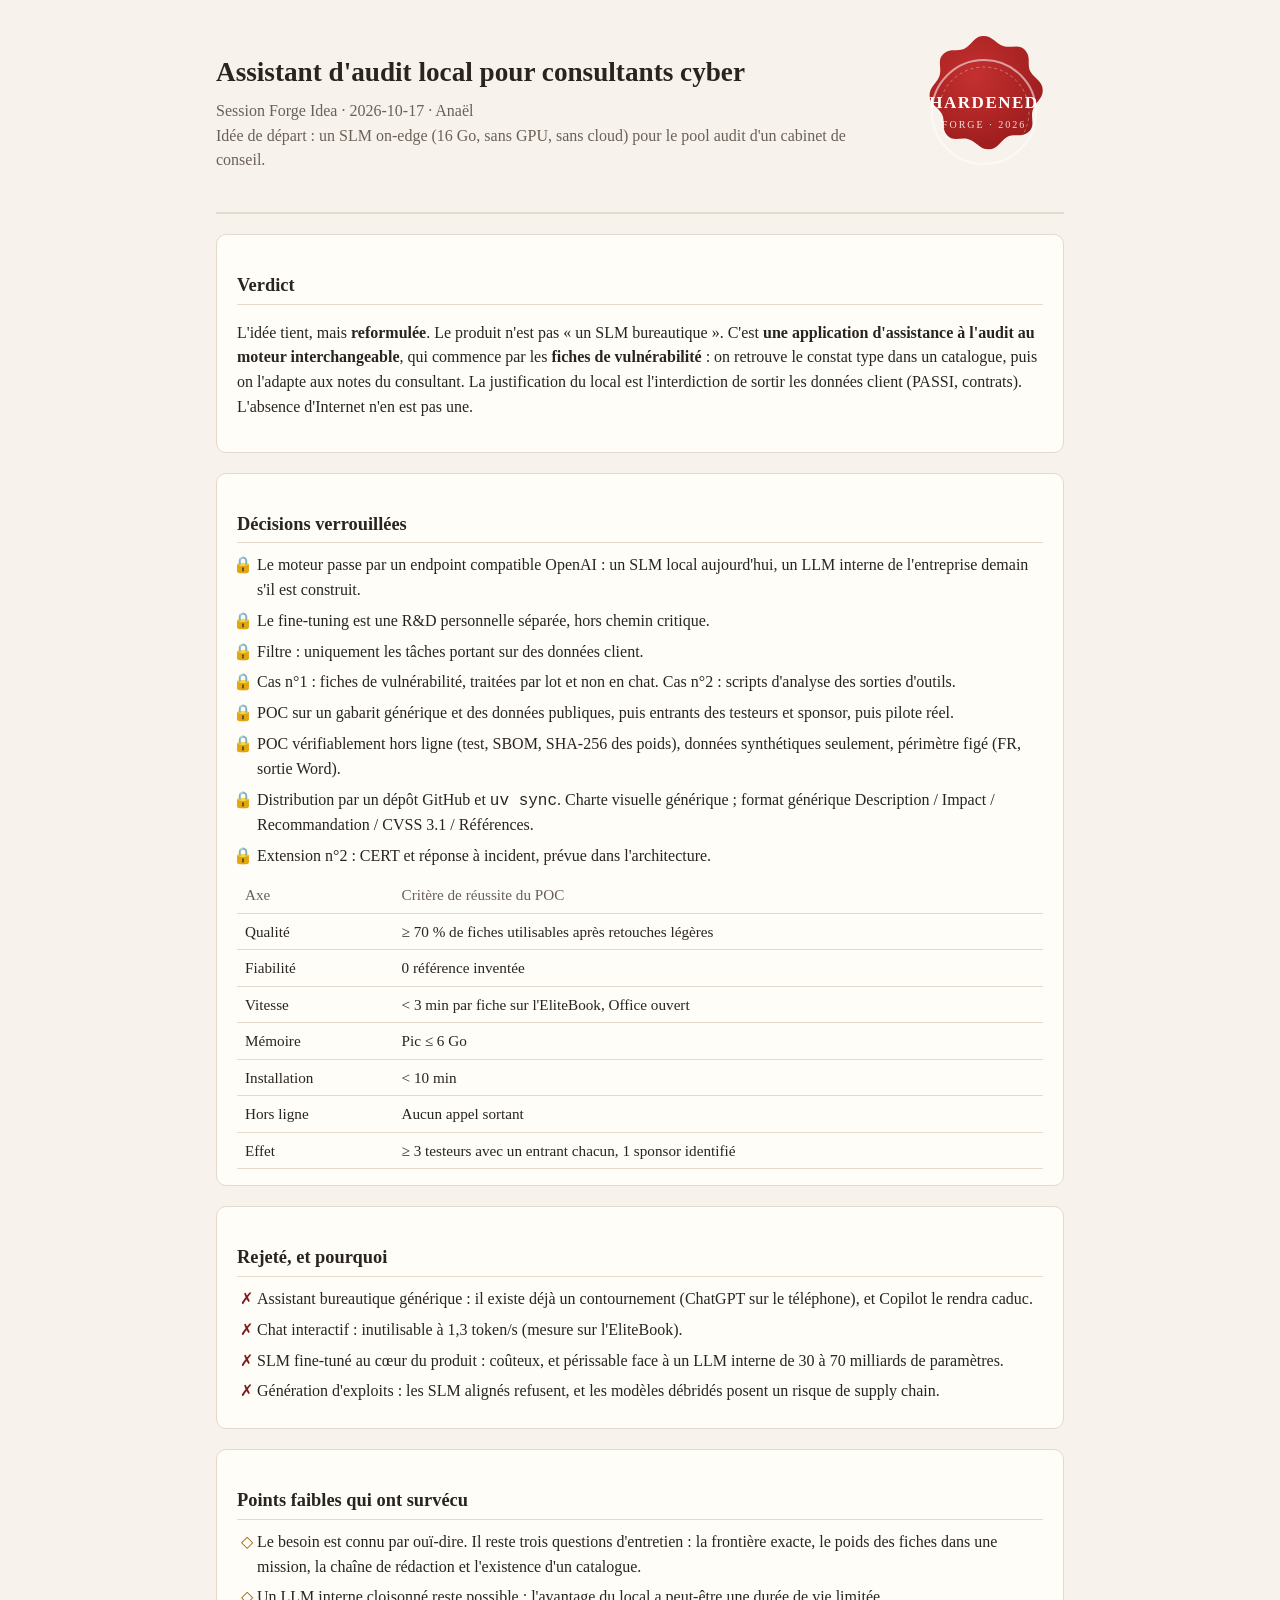
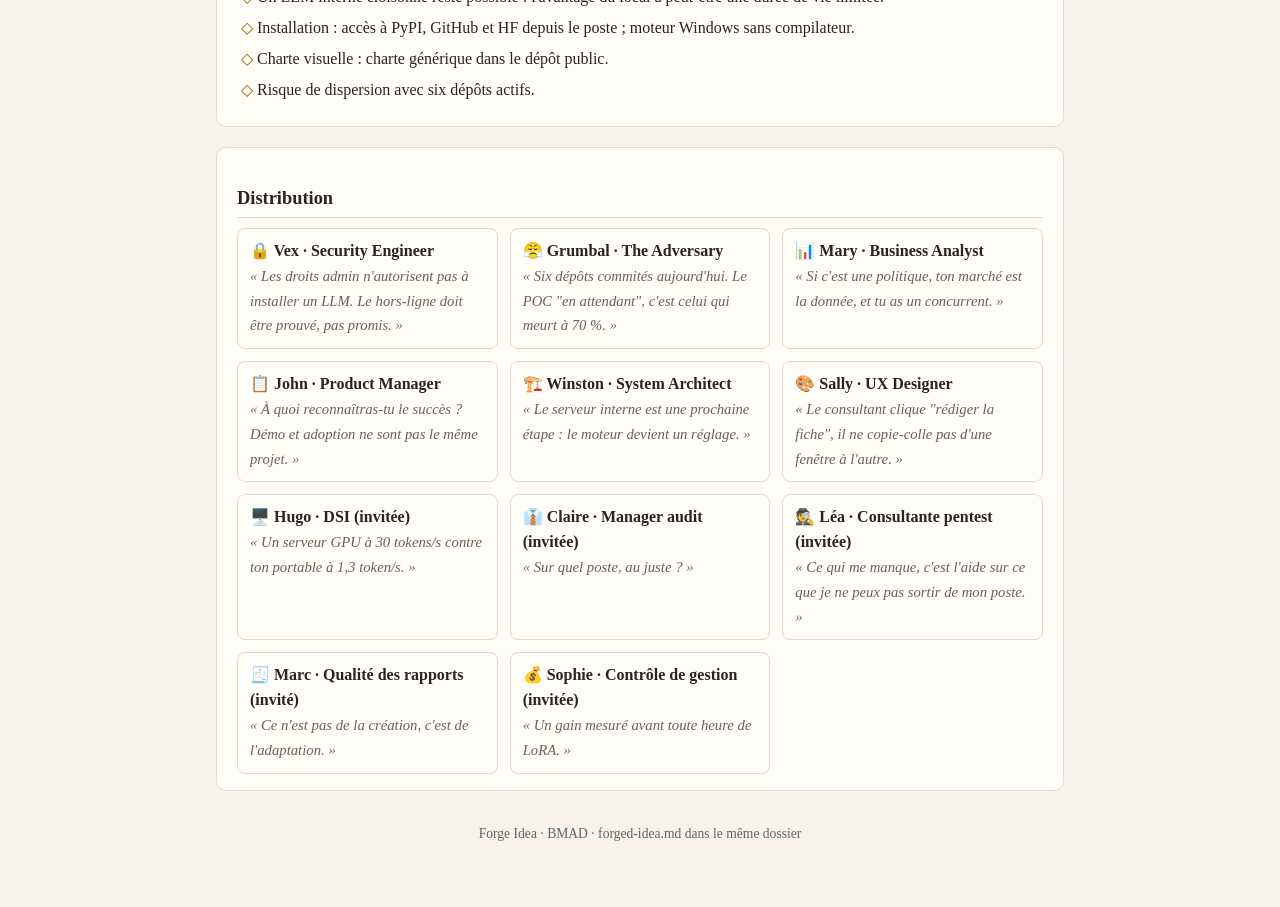
<file: _bmad-output/forge/slm-edge-consultants-cyber/forge-report.html>
<!doctype html>
<html lang="fr">
<head>
<meta charset="utf-8">
<meta name="viewport" content="width=device-width, initial-scale=1">
<title>Forge Assistant Audit</title>
<style>
:root{--bg:#f7f3ec;--card:#fffdf8;--ink:#2a2420;--muted:#6b6058;--line:#e3d9cc;--seal:#9b1c1c;--seal2:#c53030;--ok:#2f6f4f;--warn:#a16207;--kill:#7f1d1d}
@media (prefers-color-scheme:dark){:root:not([data-theme="light"]){--bg:#1b1816;--card:#25211e;--ink:#ece6df;--muted:#a89d93;--line:#3a332e;--seal:#c53030;--seal2:#e05252;--ok:#6fbf95;--warn:#e0b04a;--kill:#f08080}}
:root[data-theme="dark"]{--bg:#1b1816;--card:#25211e;--ink:#ece6df;--muted:#a89d93;--line:#3a332e;--seal:#c53030;--seal2:#e05252;--ok:#6fbf95;--warn:#e0b04a;--kill:#f08080}
*{box-sizing:border-box}
body{margin:0;background:var(--bg);color:var(--ink);font:16px/1.55 Georgia,"Times New Roman",serif}
main{max-width:880px;margin:0 auto;padding:32px 16px 64px}
header{display:flex;gap:24px;align-items:center;flex-wrap:wrap;border-bottom:2px solid var(--line);padding-bottom:20px}
header .t{flex:1;min-width:240px}
h1{font-size:1.7rem;margin:0 0 6px}
h2{font-size:1.15rem;margin:32px 0 10px;border-bottom:1px solid var(--line);padding-bottom:4px}
.sub{color:var(--muted);margin:0}
section{background:var(--card);border:1px solid var(--line);border-radius:10px;padding:4px 20px 16px;margin-top:20px}
ul{padding-left:20px;margin:8px 0}
li{margin:6px 0}
.lock::marker{content:"🔒 "}
.rej::marker{content:"✗ ";color:var(--kill)}
.open::marker{content:"◇ ";color:var(--warn)}
table{width:100%;border-collapse:collapse;font-size:.95rem}
td,th{border-bottom:1px solid var(--line);padding:6px 8px;text-align:left;vertical-align:top}
th{color:var(--muted);font-weight:normal}
.cast{display:grid;grid-template-columns:repeat(auto-fill,minmax(240px,1fr));gap:12px;margin-top:10px}
.p{border:1px solid var(--line);border-radius:8px;padding:10px 12px}
.p b{display:block}
.p i{color:var(--muted);font-size:.92rem}
.seal{flex:0 0 auto}
footer{color:var(--muted);font-size:.85rem;margin-top:32px;text-align:center}
</style>
</head>
<body>
<main>
<header>
  <div class="t">
    <h1>Assistant d'audit local pour consultants cyber</h1>
    <p class="sub">Session Forge Idea · 2026-10-17 · Anaël</p>
    <p class="sub">Idée de départ : un SLM on-edge (16 Go, sans GPU, sans cloud) pour le pool audit d'un cabinet de conseil.</p>
  </div>
  <svg class="seal" width="160" height="160" viewBox="0 0 160 160" role="img" aria-label="Sceau HARDENED">
    <defs><radialGradient id="g" cx="40%" cy="35%" r="70%"><stop offset="0" stop-color="var(--seal2)"/><stop offset="1" stop-color="var(--seal)"/></radialGradient></defs>
    <path fill="url(#g)" d="M80 6c9 0 12 8 20 10s15-3 21 4 1 14 5 21 12 9 12 18-8 12-10 20 3 15-4 21-14 1-21 5-9 12-18 12-12-8-20-10-15 3-21-4-1-14-5-21-12-9-12-18 8-12 10-20-3-15 4-21 14-1 21-5 9-12 18-12z" transform="translate(-2 -2) scale(1.02)"/>
    <circle cx="80" cy="80" r="52" fill="none" stroke="#fff" stroke-opacity=".55" stroke-width="2"/>
    <circle cx="80" cy="80" r="45" fill="none" stroke="#fff" stroke-opacity=".35" stroke-width="1" stroke-dasharray="3 3"/>
    <text x="80" y="76" text-anchor="middle" fill="#fff" font-family="Georgia,serif" font-size="17" font-weight="bold" letter-spacing="1.5">HARDENED</text>
    <text x="80" y="96" text-anchor="middle" fill="#fff" fill-opacity=".85" font-family="Georgia,serif" font-size="10" letter-spacing="2">FORGE · 2026</text>
  </svg>
</header>

<section>
<h2>Verdict</h2>
<p>L'idée tient, mais <b>reformulée</b>. Le produit n'est pas « un SLM bureautique ». C'est <b>une application d'assistance à l'audit au moteur interchangeable</b>, qui commence par les <b>fiches de vulnérabilité</b> : on retrouve le constat type dans un catalogue, puis on l'adapte aux notes du consultant. La justification du local est l'interdiction de sortir les données client (PASSI, contrats). L'absence d'Internet n'en est pas une.</p>
</section>

<section>
<h2>Décisions verrouillées</h2>
<ul>
<li class="lock">Le moteur passe par un endpoint compatible OpenAI : un SLM local aujourd'hui, un LLM interne de l'entreprise demain s'il est construit.</li>
<li class="lock">Le fine-tuning est une R&amp;D personnelle séparée, hors chemin critique.</li>
<li class="lock">Filtre : uniquement les tâches portant sur des données client.</li>
<li class="lock">Cas n°1 : fiches de vulnérabilité, traitées par lot et non en chat. Cas n°2 : scripts d'analyse des sorties d'outils.</li>
<li class="lock">POC sur un gabarit générique et des données publiques, puis entrants des testeurs et sponsor, puis pilote réel.</li>
<li class="lock">POC vérifiablement hors ligne (test, SBOM, SHA-256 des poids), données synthétiques seulement, périmètre figé (FR, sortie Word).</li>
<li class="lock">Distribution par un dépôt GitHub et <code>uv sync</code>. Charte visuelle générique ; format générique Description / Impact / Recommandation / CVSS 3.1 / Références.</li>
<li class="lock">Extension n°2 : CERT et réponse à incident, prévue dans l'architecture.</li>
</ul>
<table>
<tr><th>Axe</th><th>Critère de réussite du POC</th></tr>
<tr><td>Qualité</td><td>≥ 70 % de fiches utilisables après retouches légères</td></tr>
<tr><td>Fiabilité</td><td>0 référence inventée</td></tr>
<tr><td>Vitesse</td><td>&lt; 3 min par fiche sur l'EliteBook, Office ouvert</td></tr>
<tr><td>Mémoire</td><td>Pic ≤ 6 Go</td></tr>
<tr><td>Installation</td><td>&lt; 10 min</td></tr>
<tr><td>Hors ligne</td><td>Aucun appel sortant</td></tr>
<tr><td>Effet</td><td>≥ 3 testeurs avec un entrant chacun, 1 sponsor identifié</td></tr>
</table>
</section>

<section>
<h2>Rejeté, et pourquoi</h2>
<ul>
<li class="rej">Assistant bureautique générique : il existe déjà un contournement (ChatGPT sur le téléphone), et Copilot le rendra caduc.</li>
<li class="rej">Chat interactif : inutilisable à 1,3 token/s (mesure sur l'EliteBook).</li>
<li class="rej">SLM fine-tuné au cœur du produit : coûteux, et périssable face à un LLM interne de 30 à 70 milliards de paramètres.</li>
<li class="rej">Génération d'exploits : les SLM alignés refusent, et les modèles débridés posent un risque de supply chain.</li>
</ul>
</section>

<section>
<h2>Points faibles qui ont survécu</h2>
<ul>
<li class="open">Le besoin est connu par ouï-dire. Il reste trois questions d'entretien : la frontière exacte, le poids des fiches dans une mission, la chaîne de rédaction et l'existence d'un catalogue.</li>
<li class="open">Un LLM interne cloisonné reste possible : l'avantage du local a peut-être une durée de vie limitée.</li>
<li class="open">Installation : accès à PyPI, GitHub et HF depuis le poste ; moteur Windows sans compilateur.</li>
<li class="open">Charte visuelle : charte générique dans le dépôt public.</li>
<li class="open">Risque de dispersion avec six dépôts actifs.</li>
</ul>
</section>

<section>
<h2>Distribution</h2>
<div class="cast">
<div class="p"><b>🔒 Vex · Security Engineer</b><i>« Les droits admin n'autorisent pas à installer un LLM. Le hors-ligne doit être prouvé, pas promis. »</i></div>
<div class="p"><b>😤 Grumbal · The Adversary</b><i>« Six dépôts commités aujourd'hui. Le POC "en attendant", c'est celui qui meurt à 70 %. »</i></div>
<div class="p"><b>📊 Mary · Business Analyst</b><i>« Si c'est une politique, ton marché est la donnée, et tu as un concurrent. »</i></div>
<div class="p"><b>📋 John · Product Manager</b><i>« À quoi reconnaîtras-tu le succès ? Démo et adoption ne sont pas le même projet. »</i></div>
<div class="p"><b>🏗️ Winston · System Architect</b><i>« Le serveur interne est une prochaine étape : le moteur devient un réglage. »</i></div>
<div class="p"><b>🎨 Sally · UX Designer</b><i>« Le consultant clique "rédiger la fiche", il ne copie-colle pas d'une fenêtre à l'autre. »</i></div>
<div class="p"><b>🖥️ Hugo · DSI (invitée)</b><i>« Un serveur GPU à 30 tokens/s contre ton portable à 1,3 token/s. »</i></div>
<div class="p"><b>👔 Claire · Manager audit (invitée)</b><i>« Sur quel poste, au juste ? »</i></div>
<div class="p"><b>🕵️ Léa · Consultante pentest (invitée)</b><i>« Ce qui me manque, c'est l'aide sur ce que je ne peux pas sortir de mon poste. »</i></div>
<div class="p"><b>🧾 Marc · Qualité des rapports (invité)</b><i>« Ce n'est pas de la création, c'est de l'adaptation. »</i></div>
<div class="p"><b>💰 Sophie · Contrôle de gestion (invitée)</b><i>« Un gain mesuré avant toute heure de LoRA. »</i></div>
</div>
</section>
<footer>Forge Idea · BMAD · forged-idea.md dans le même dossier</footer>
</main>
</body>
</html>
</file>
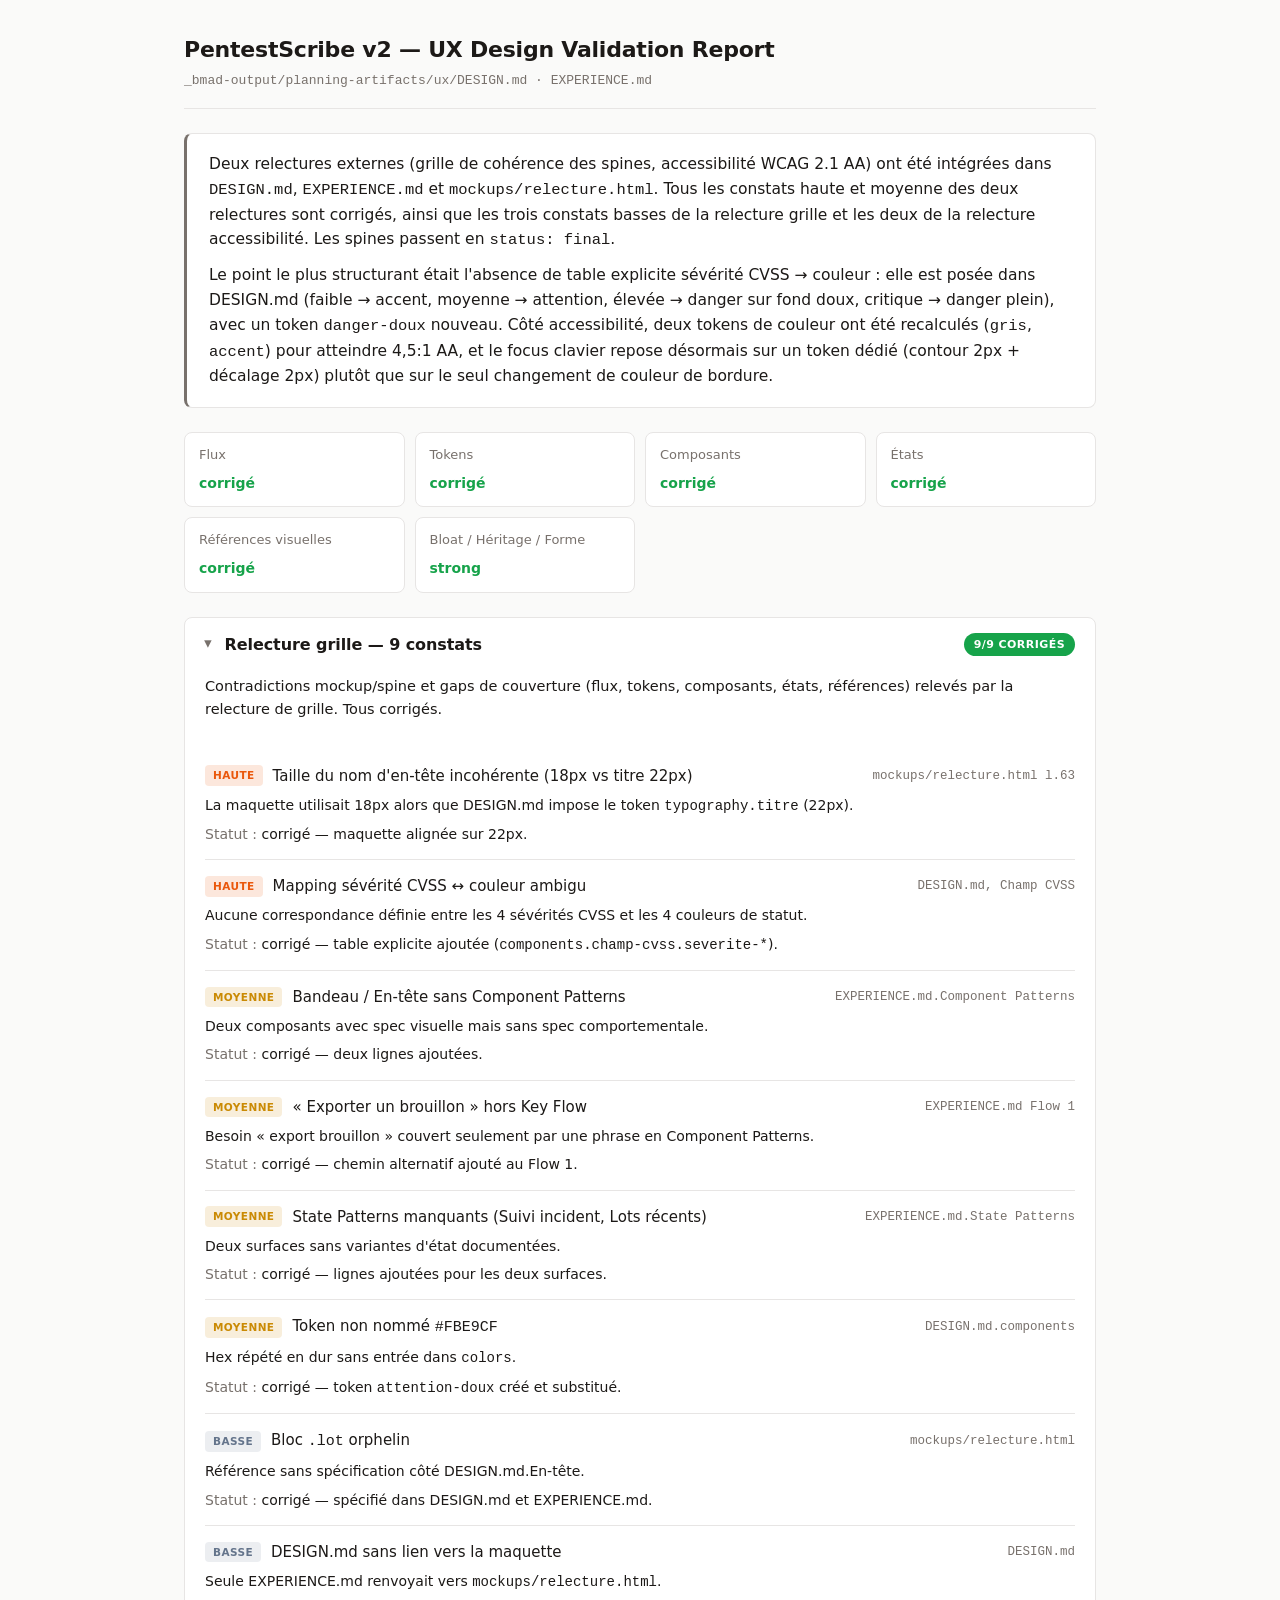
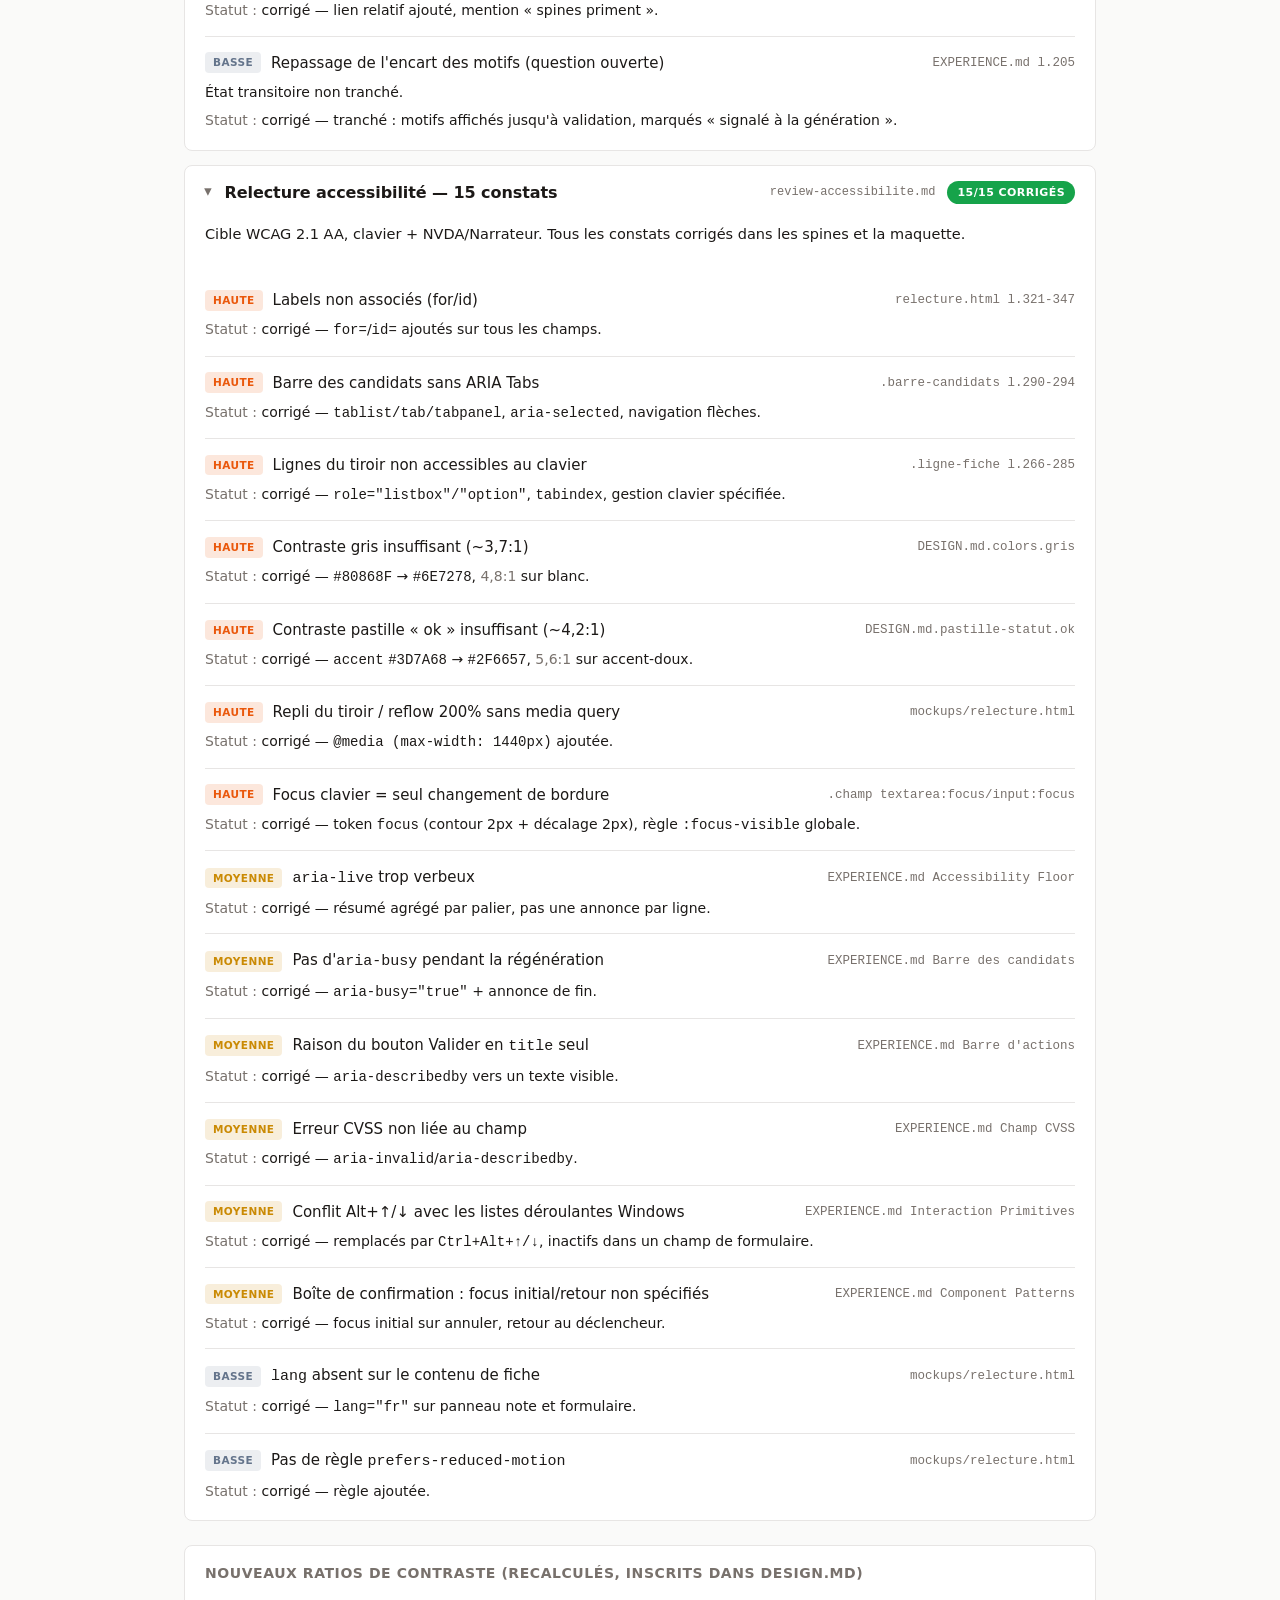
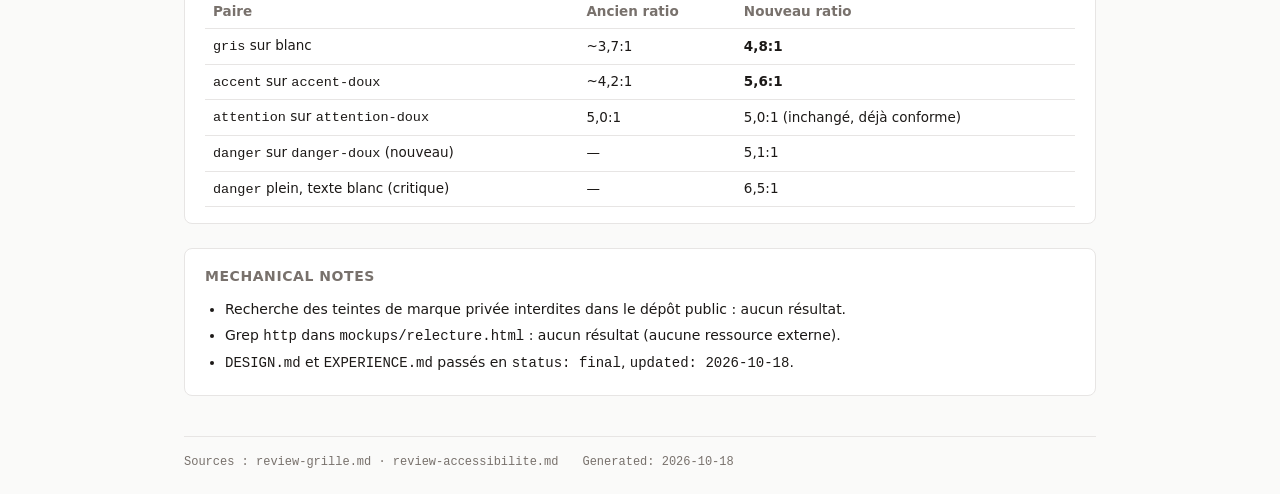
<file: _bmad-output/planning-artifacts/ux/validation-report.html>
<!DOCTYPE html>
<html lang="fr">
<head>
<meta charset="utf-8">
<title>UX Design Validation: PentestScribe v2</title>
<style>
  :root {
    --bg: #fafaf9;
    --surface: #ffffff;
    --border: #e7e5e4;
    --text: #1c1917;
    --muted: #78716c;

    --verdict-strong: #16a34a;
    --verdict-adequate: #65a30d;
    --verdict-thin: #d97706;
    --verdict-broken: #dc2626;

    --sev-low: #64748b;
    --sev-medium: #ca8a04;
    --sev-high: #ea580c;
    --sev-critical: #dc2626;

    --fixed: #16a34a;
  }
  * { box-sizing: border-box; }
  html, body { margin: 0; padding: 0; }
  body {
    font-family: -apple-system, BlinkMacSystemFont, "Segoe UI", Inter, system-ui, sans-serif;
    background: var(--bg);
    color: var(--text);
    line-height: 1.6;
    font-size: 15px;
  }
  .container { max-width: 960px; margin: 0 auto; padding: 32px 24px 64px; }

  header.report-header {
    display: flex;
    align-items: flex-start;
    justify-content: space-between;
    gap: 24px;
    padding-bottom: 16px;
    border-bottom: 1px solid var(--border);
    margin-bottom: 24px;
  }
  .title h1 { margin: 0; font-size: 22px; font-weight: 600; letter-spacing: -0.01em; }
  .title .subtitle { color: var(--muted); font-size: 13px; margin-top: 4px; font-family: ui-monospace, "SF Mono", Menlo, monospace; }

  .synthesis {
    background: var(--surface);
    border: 1px solid var(--border);
    border-left: 3px solid var(--muted);
    border-radius: 8px;
    padding: 18px 22px;
    margin-bottom: 24px;
    font-size: 15.5px;
  }
  .synthesis p { margin: 0 0 10px; }
  .synthesis p:last-child { margin-bottom: 0; }

  .dimension-summary {
    display: grid;
    grid-template-columns: repeat(auto-fit, minmax(180px, 1fr));
    gap: 10px;
    margin-bottom: 24px;
  }
  .dim-card {
    background: var(--surface);
    border: 1px solid var(--border);
    border-radius: 8px;
    padding: 12px 14px;
  }
  .dim-card .dim-name { font-size: 13px; color: var(--muted); margin-bottom: 6px; }
  .dim-card .dim-verdict { font-size: 14px; font-weight: 600; }

  section.dimension, section.reviewer-section { margin-bottom: 14px; }
  section.dimension details, section.reviewer-section details {
    background: var(--surface);
    border: 1px solid var(--border);
    border-radius: 8px;
    overflow: hidden;
  }
  section summary {
    padding: 14px 20px;
    cursor: pointer;
    user-select: none;
    list-style: none;
    display: flex;
    align-items: center;
    gap: 12px;
  }
  section summary::-webkit-details-marker { display: none; }
  section summary::before {
    content: "▸";
    display: inline-block;
    color: var(--muted);
    transition: transform 0.15s ease;
  }
  section details[open] summary::before { transform: rotate(90deg); }
  section summary h2 {
    display: inline;
    margin: 0;
    font-size: 16px;
    font-weight: 600;
    letter-spacing: -0.005em;
    flex: 1;
  }
  .verdict-pill {
    font-size: 11px;
    padding: 3px 10px;
    border-radius: 999px;
    font-weight: 600;
    text-transform: uppercase;
    letter-spacing: 0.04em;
    color: white;
  }
  .verdict-strong { background: var(--verdict-strong); }
  .verdict-adequate { background: var(--verdict-adequate); }
  .verdict-thin { background: var(--verdict-thin); }
  .verdict-broken { background: var(--verdict-broken); }
  .verdict-fixed { background: var(--fixed); }

  .dim-body { padding: 4px 20px 18px; }
  .dim-judgment { color: var(--text); font-size: 14.5px; }
  .dim-judgment p { margin: 0 0 10px; }

  .findings-list { padding: 0 20px 4px; }
  article.finding {
    padding: 14px 0;
    border-top: 1px solid var(--border);
  }
  article.finding:first-child { border-top: none; }
  article.finding header {
    display: flex;
    align-items: center;
    gap: 10px;
    flex-wrap: wrap;
    margin-bottom: 6px;
  }
  .badge {
    font-size: 10.5px;
    padding: 3px 8px;
    border-radius: 4px;
    font-weight: 600;
    text-transform: uppercase;
    letter-spacing: 0.04em;
    line-height: 1.4;
  }
  .badge-sev-low { background: rgba(100, 116, 139, 0.12); color: var(--sev-low); }
  .badge-sev-medium { background: rgba(202, 138, 4, 0.14); color: var(--sev-medium); }
  .badge-sev-high { background: rgba(234, 88, 12, 0.14); color: var(--sev-high); }
  .badge-sev-critical { background: rgba(220, 38, 38, 0.14); color: var(--sev-critical); }
  .badge-status { background: rgba(22, 163, 74, 0.14); color: var(--fixed); }
  .finding-title { margin: 0; font-size: 15px; font-weight: 500; flex: 1; min-width: 200px; }
  .finding-location { font-family: ui-monospace, "SF Mono", Menlo, monospace; font-size: 12.5px; color: var(--muted); }
  .finding-note, .finding-fix { margin-top: 6px; font-size: 14px; }
  .finding-fix strong { color: var(--muted); font-weight: 500; }

  .reviewer-source {
    font-size: 12px;
    color: var(--muted);
    font-family: ui-monospace, "SF Mono", Menlo, monospace;
  }

  .mechanical, .ratios {
    background: var(--surface);
    border: 1px solid var(--border);
    border-radius: 8px;
    padding: 16px 20px;
    margin-top: 24px;
    font-size: 14px;
  }
  .mechanical h3, .ratios h3 { margin: 0 0 10px; font-size: 14px; font-weight: 600; color: var(--muted); text-transform: uppercase; letter-spacing: 0.04em; }
  .mechanical ul { margin: 0; padding-left: 20px; }
  .mechanical li { margin-bottom: 4px; color: var(--text); }
  table.ratios-table { width: 100%; border-collapse: collapse; font-size: 13.5px; }
  table.ratios-table th, table.ratios-table td { text-align: left; padding: 6px 8px; border-bottom: 1px solid var(--border); }
  table.ratios-table th { color: var(--muted); font-weight: 600; }

  footer.report-footer {
    margin-top: 40px;
    padding-top: 16px;
    border-top: 1px solid var(--border);
    font-size: 12px;
    color: var(--muted);
    font-family: ui-monospace, "SF Mono", Menlo, monospace;
  }
  footer .meta { display: flex; gap: 24px; flex-wrap: wrap; }
</style>
</head>
<body>
  <div class="container">

    <header class="report-header">
      <div class="title">
        <h1>PentestScribe v2 — UX Design Validation Report</h1>
        <div class="subtitle">_bmad-output/planning-artifacts/ux/DESIGN.md · EXPERIENCE.md</div>
      </div>
    </header>

    <div class="synthesis">
      <p>Deux relectures externes (grille de cohérence des spines, accessibilité WCAG 2.1 AA) ont
      été intégrées dans <code>DESIGN.md</code>, <code>EXPERIENCE.md</code> et
      <code>mockups/relecture.html</code>. Tous les constats haute et moyenne des deux relectures
      sont corrigés, ainsi que les trois constats basses de la relecture grille et les deux de la
      relecture accessibilité. Les spines passent en <code>status: final</code>.</p>
      <p>Le point le plus structurant était l'absence de table explicite sévérité CVSS → couleur :
      elle est posée dans DESIGN.md (faible → accent, moyenne → attention, élevée → danger sur
      fond doux, critique → danger plein), avec un token <code>danger-doux</code> nouveau. Côté
      accessibilité, deux tokens de couleur ont été recalculés (<code>gris</code>,
      <code>accent</code>) pour atteindre 4,5:1 AA, et le focus clavier repose désormais sur un
      token dédié (contour 2px + décalage 2px) plutôt que sur le seul changement de couleur de
      bordure.</p>
    </div>

    <div class="dimension-summary">
      <div class="dim-card"><div class="dim-name">Flux</div><div class="dim-verdict" style="color: var(--fixed)">corrigé</div></div>
      <div class="dim-card"><div class="dim-name">Tokens</div><div class="dim-verdict" style="color: var(--fixed)">corrigé</div></div>
      <div class="dim-card"><div class="dim-name">Composants</div><div class="dim-verdict" style="color: var(--fixed)">corrigé</div></div>
      <div class="dim-card"><div class="dim-name">États</div><div class="dim-verdict" style="color: var(--fixed)">corrigé</div></div>
      <div class="dim-card"><div class="dim-name">Références visuelles</div><div class="dim-verdict" style="color: var(--fixed)">corrigé</div></div>
      <div class="dim-card"><div class="dim-name">Bloat / Héritage / Forme</div><div class="dim-verdict" style="color: var(--verdict-strong)">strong</div></div>
    </div>

    <section class="dimension">
      <details open>
        <summary>
          <h2>Relecture grille — 9 constats</h2>
          <span class="verdict-pill verdict-fixed">9/9 corrigés</span>
        </summary>
        <div class="dim-body">
          <div class="dim-judgment">
            <p>Contradictions mockup/spine et gaps de couverture (flux, tokens, composants,
            états, références) relevés par la relecture de grille. Tous corrigés.</p>
          </div>
        </div>
        <div class="findings-list">
          <article class="finding">
            <header><span class="badge badge-sev-high">haute</span><h3 class="finding-title">Taille du nom d'en-tête incohérente (18px vs titre 22px)</h3><span class="finding-location">mockups/relecture.html l.63</span></header>
            <div class="finding-note">La maquette utilisait 18px alors que DESIGN.md impose le token <code>typography.titre</code> (22px).</div>
            <div class="finding-fix"><strong>Statut :</strong> corrigé — maquette alignée sur 22px.</div>
          </article>
          <article class="finding">
            <header><span class="badge badge-sev-high">haute</span><h3 class="finding-title">Mapping sévérité CVSS ↔ couleur ambigu</h3><span class="finding-location">DESIGN.md, Champ CVSS</span></header>
            <div class="finding-note">Aucune correspondance définie entre les 4 sévérités CVSS et les 4 couleurs de statut.</div>
            <div class="finding-fix"><strong>Statut :</strong> corrigé — table explicite ajoutée (<code>components.champ-cvss.severite-*</code>).</div>
          </article>
          <article class="finding">
            <header><span class="badge badge-sev-medium">moyenne</span><h3 class="finding-title">Bandeau / En-tête sans Component Patterns</h3><span class="finding-location">EXPERIENCE.md.Component Patterns</span></header>
            <div class="finding-note">Deux composants avec spec visuelle mais sans spec comportementale.</div>
            <div class="finding-fix"><strong>Statut :</strong> corrigé — deux lignes ajoutées.</div>
          </article>
          <article class="finding">
            <header><span class="badge badge-sev-medium">moyenne</span><h3 class="finding-title">« Exporter un brouillon » hors Key Flow</h3><span class="finding-location">EXPERIENCE.md Flow 1</span></header>
            <div class="finding-note">Besoin « export brouillon » couvert seulement par une phrase en Component Patterns.</div>
            <div class="finding-fix"><strong>Statut :</strong> corrigé — chemin alternatif ajouté au Flow 1.</div>
          </article>
          <article class="finding">
            <header><span class="badge badge-sev-medium">moyenne</span><h3 class="finding-title">State Patterns manquants (Suivi incident, Lots récents)</h3><span class="finding-location">EXPERIENCE.md.State Patterns</span></header>
            <div class="finding-note">Deux surfaces sans variantes d'état documentées.</div>
            <div class="finding-fix"><strong>Statut :</strong> corrigé — lignes ajoutées pour les deux surfaces.</div>
          </article>
          <article class="finding">
            <header><span class="badge badge-sev-medium">moyenne</span><h3 class="finding-title">Token non nommé <code>#FBE9CF</code></h3><span class="finding-location">DESIGN.md.components</span></header>
            <div class="finding-note">Hex répété en dur sans entrée dans <code>colors</code>.</div>
            <div class="finding-fix"><strong>Statut :</strong> corrigé — token <code>attention-doux</code> créé et substitué.</div>
          </article>
          <article class="finding">
            <header><span class="badge badge-sev-low">basse</span><h3 class="finding-title">Bloc <code>.lot</code> orphelin</h3><span class="finding-location">mockups/relecture.html</span></header>
            <div class="finding-note">Référence sans spécification côté DESIGN.md.En-tête.</div>
            <div class="finding-fix"><strong>Statut :</strong> corrigé — spécifié dans DESIGN.md et EXPERIENCE.md.</div>
          </article>
          <article class="finding">
            <header><span class="badge badge-sev-low">basse</span><h3 class="finding-title">DESIGN.md sans lien vers la maquette</h3><span class="finding-location">DESIGN.md</span></header>
            <div class="finding-note">Seule EXPERIENCE.md renvoyait vers <code>mockups/relecture.html</code>.</div>
            <div class="finding-fix"><strong>Statut :</strong> corrigé — lien relatif ajouté, mention « spines priment ».</div>
          </article>
          <article class="finding">
            <header><span class="badge badge-sev-low">basse</span><h3 class="finding-title">Repassage de l'encart des motifs (question ouverte)</h3><span class="finding-location">EXPERIENCE.md l.205</span></header>
            <div class="finding-note">État transitoire non tranché.</div>
            <div class="finding-fix"><strong>Statut :</strong> corrigé — tranché : motifs affichés jusqu'à validation, marqués « signalé à la génération ».</div>
          </article>
        </div>
      </details>
    </section>

    <section class="reviewer-section">
      <details open>
        <summary>
          <h2>Relecture accessibilité — 15 constats</h2>
          <span class="reviewer-source">review-accessibilite.md</span>
          <span class="verdict-pill verdict-fixed">15/15 corrigés</span>
        </summary>
        <div class="dim-body">
          <div class="dim-judgment">
            <p>Cible WCAG 2.1 AA, clavier + NVDA/Narrateur. Tous les constats corrigés dans les
            spines et la maquette.</p>
          </div>
        </div>
        <div class="findings-list">
          <article class="finding">
            <header><span class="badge badge-sev-high">haute</span><h3 class="finding-title">Labels non associés (for/id)</h3><span class="finding-location">relecture.html l.321-347</span></header>
            <div class="finding-fix"><strong>Statut :</strong> corrigé — <code>for=</code>/<code>id=</code> ajoutés sur tous les champs.</div>
          </article>
          <article class="finding">
            <header><span class="badge badge-sev-high">haute</span><h3 class="finding-title">Barre des candidats sans ARIA Tabs</h3><span class="finding-location">.barre-candidats l.290-294</span></header>
            <div class="finding-fix"><strong>Statut :</strong> corrigé — <code>tablist/tab/tabpanel</code>, <code>aria-selected</code>, navigation flèches.</div>
          </article>
          <article class="finding">
            <header><span class="badge badge-sev-high">haute</span><h3 class="finding-title">Lignes du tiroir non accessibles au clavier</h3><span class="finding-location">.ligne-fiche l.266-285</span></header>
            <div class="finding-fix"><strong>Statut :</strong> corrigé — <code>role="listbox"/"option"</code>, <code>tabindex</code>, gestion clavier spécifiée.</div>
          </article>
          <article class="finding">
            <header><span class="badge badge-sev-high">haute</span><h3 class="finding-title">Contraste gris insuffisant (~3,7:1)</h3><span class="finding-location">DESIGN.md.colors.gris</span></header>
            <div class="finding-fix"><strong>Statut :</strong> corrigé — <code>#80868F</code> → <code>#6E7278</code>, <strong>4,8:1</strong> sur blanc.</div>
          </article>
          <article class="finding">
            <header><span class="badge badge-sev-high">haute</span><h3 class="finding-title">Contraste pastille « ok » insuffisant (~4,2:1)</h3><span class="finding-location">DESIGN.md.pastille-statut.ok</span></header>
            <div class="finding-fix"><strong>Statut :</strong> corrigé — <code>accent</code> <code>#3D7A68</code> → <code>#2F6657</code>, <strong>5,6:1</strong> sur accent-doux.</div>
          </article>
          <article class="finding">
            <header><span class="badge badge-sev-high">haute</span><h3 class="finding-title">Repli du tiroir / reflow 200% sans media query</h3><span class="finding-location">mockups/relecture.html</span></header>
            <div class="finding-fix"><strong>Statut :</strong> corrigé — <code>@media (max-width: 1440px)</code> ajoutée.</div>
          </article>
          <article class="finding">
            <header><span class="badge badge-sev-high">haute</span><h3 class="finding-title">Focus clavier = seul changement de bordure</h3><span class="finding-location">.champ textarea:focus/input:focus</span></header>
            <div class="finding-fix"><strong>Statut :</strong> corrigé — token <code>focus</code> (contour 2px + décalage 2px), règle <code>:focus-visible</code> globale.</div>
          </article>
          <article class="finding">
            <header><span class="badge badge-sev-medium">moyenne</span><h3 class="finding-title"><code>aria-live</code> trop verbeux</h3><span class="finding-location">EXPERIENCE.md Accessibility Floor</span></header>
            <div class="finding-fix"><strong>Statut :</strong> corrigé — résumé agrégé par palier, pas une annonce par ligne.</div>
          </article>
          <article class="finding">
            <header><span class="badge badge-sev-medium">moyenne</span><h3 class="finding-title">Pas d'<code>aria-busy</code> pendant la régénération</h3><span class="finding-location">EXPERIENCE.md Barre des candidats</span></header>
            <div class="finding-fix"><strong>Statut :</strong> corrigé — <code>aria-busy="true"</code> + annonce de fin.</div>
          </article>
          <article class="finding">
            <header><span class="badge badge-sev-medium">moyenne</span><h3 class="finding-title">Raison du bouton Valider en <code>title</code> seul</h3><span class="finding-location">EXPERIENCE.md Barre d'actions</span></header>
            <div class="finding-fix"><strong>Statut :</strong> corrigé — <code>aria-describedby</code> vers un texte visible.</div>
          </article>
          <article class="finding">
            <header><span class="badge badge-sev-medium">moyenne</span><h3 class="finding-title">Erreur CVSS non liée au champ</h3><span class="finding-location">EXPERIENCE.md Champ CVSS</span></header>
            <div class="finding-fix"><strong>Statut :</strong> corrigé — <code>aria-invalid</code>/<code>aria-describedby</code>.</div>
          </article>
          <article class="finding">
            <header><span class="badge badge-sev-medium">moyenne</span><h3 class="finding-title">Conflit Alt+↑/↓ avec les listes déroulantes Windows</h3><span class="finding-location">EXPERIENCE.md Interaction Primitives</span></header>
            <div class="finding-fix"><strong>Statut :</strong> corrigé — remplacés par <code>Ctrl+Alt+↑/↓</code>, inactifs dans un champ de formulaire.</div>
          </article>
          <article class="finding">
            <header><span class="badge badge-sev-medium">moyenne</span><h3 class="finding-title">Boîte de confirmation : focus initial/retour non spécifiés</h3><span class="finding-location">EXPERIENCE.md Component Patterns</span></header>
            <div class="finding-fix"><strong>Statut :</strong> corrigé — focus initial sur annuler, retour au déclencheur.</div>
          </article>
          <article class="finding">
            <header><span class="badge badge-sev-low">basse</span><h3 class="finding-title"><code>lang</code> absent sur le contenu de fiche</h3><span class="finding-location">mockups/relecture.html</span></header>
            <div class="finding-fix"><strong>Statut :</strong> corrigé — <code>lang="fr"</code> sur panneau note et formulaire.</div>
          </article>
          <article class="finding">
            <header><span class="badge badge-sev-low">basse</span><h3 class="finding-title">Pas de règle <code>prefers-reduced-motion</code></h3><span class="finding-location">mockups/relecture.html</span></header>
            <div class="finding-fix"><strong>Statut :</strong> corrigé — règle ajoutée.</div>
          </article>
        </div>
      </details>
    </section>

    <div class="ratios">
      <h3>Nouveaux ratios de contraste (recalculés, inscrits dans DESIGN.md)</h3>
      <table class="ratios-table">
        <tr><th>Paire</th><th>Ancien ratio</th><th>Nouveau ratio</th></tr>
        <tr><td><code>gris</code> sur blanc</td><td>~3,7:1</td><td><strong>4,8:1</strong></td></tr>
        <tr><td><code>accent</code> sur <code>accent-doux</code></td><td>~4,2:1</td><td><strong>5,6:1</strong></td></tr>
        <tr><td><code>attention</code> sur <code>attention-doux</code></td><td>5,0:1</td><td>5,0:1 (inchangé, déjà conforme)</td></tr>
        <tr><td><code>danger</code> sur <code>danger-doux</code> (nouveau)</td><td>—</td><td>5,1:1</td></tr>
        <tr><td><code>danger</code> plein, texte blanc (critique)</td><td>—</td><td>6,5:1</td></tr>
      </table>
    </div>

    <div class="mechanical">
      <h3>Mechanical notes</h3>
      <ul>
        <li>Recherche des teintes de marque privée interdites dans le dépôt public : aucun résultat.</li>
        <li>Grep <code>http</code> dans <code>mockups/relecture.html</code> : aucun résultat (aucune ressource externe).</li>
        <li><code>DESIGN.md</code> et <code>EXPERIENCE.md</code> passés en <code>status: final</code>, <code>updated: 2026-10-18</code>.</li>
      </ul>
    </div>

    <footer class="report-footer">
      <div class="meta">
        <span>Sources : review-grille.md · review-accessibilite.md</span>
        <span>Generated: 2026-10-18</span>
      </div>
    </footer>
  </div>
</body>
</html>
</file>
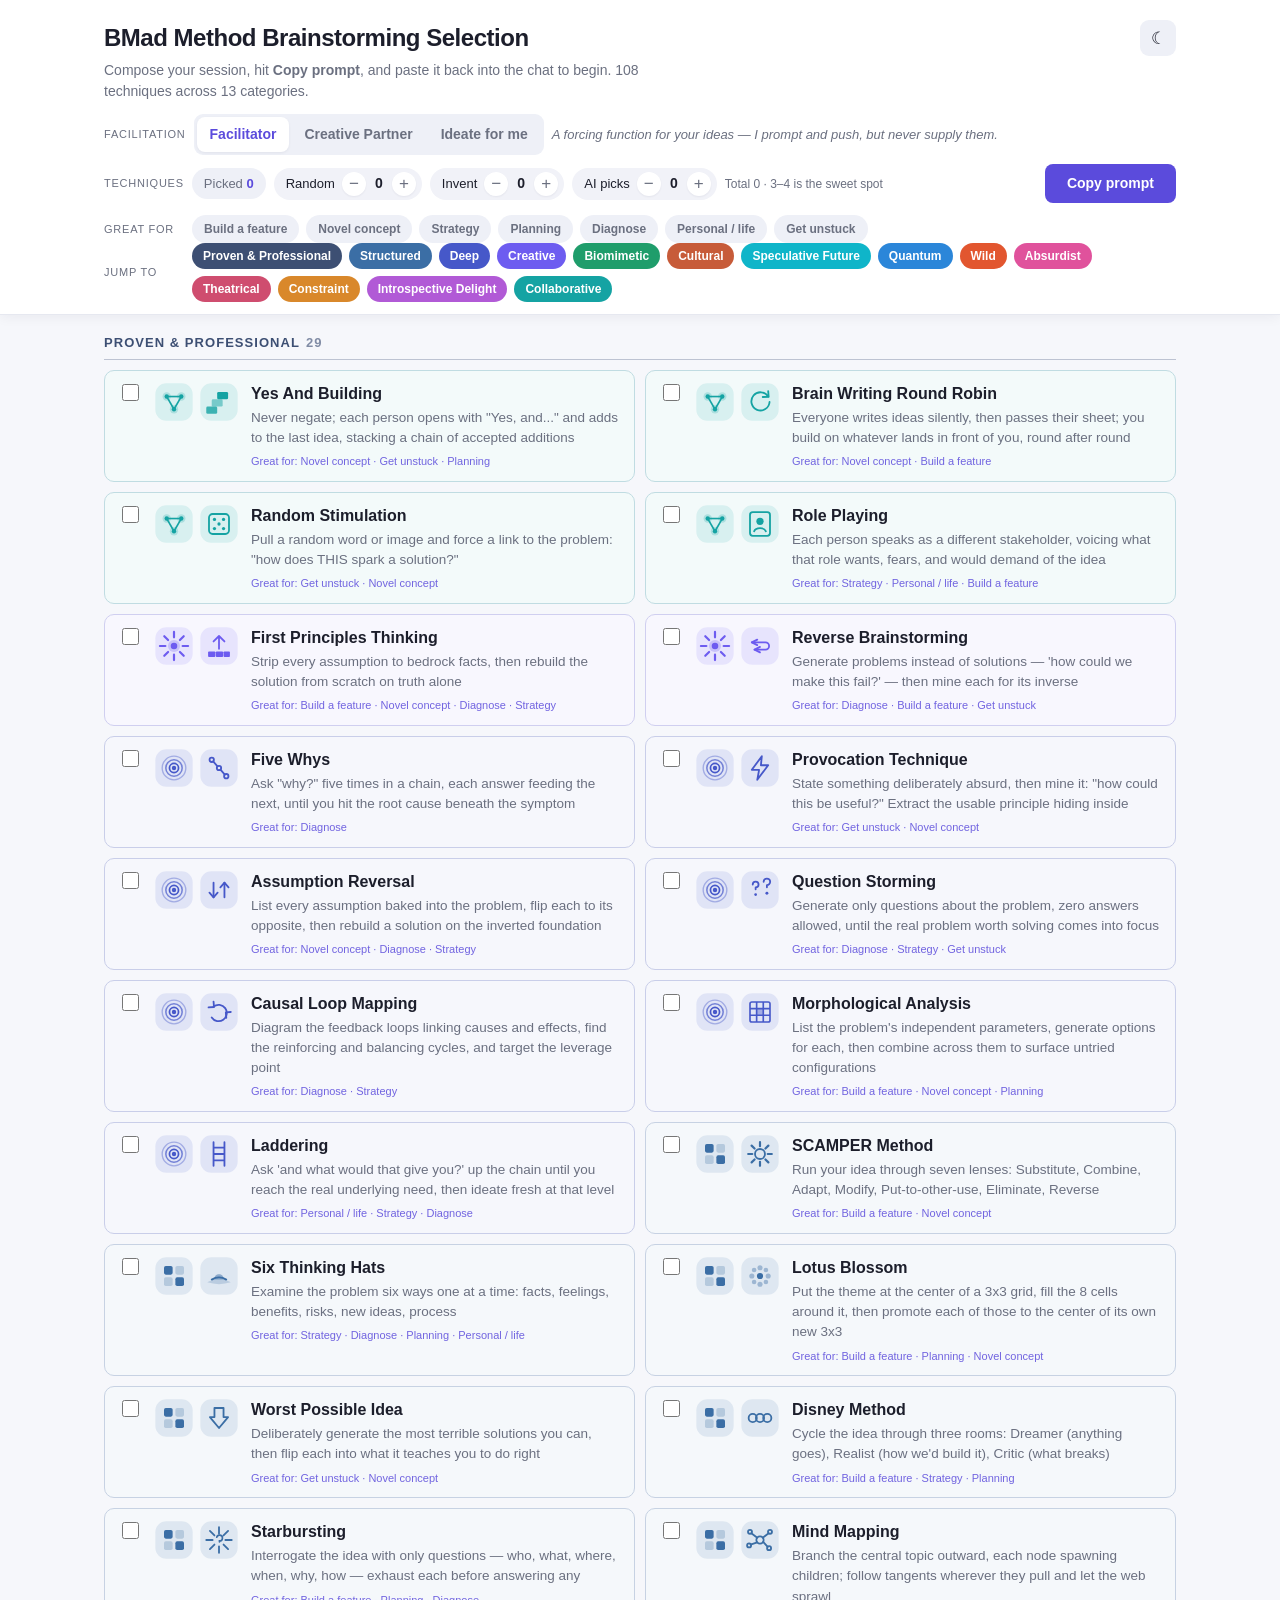
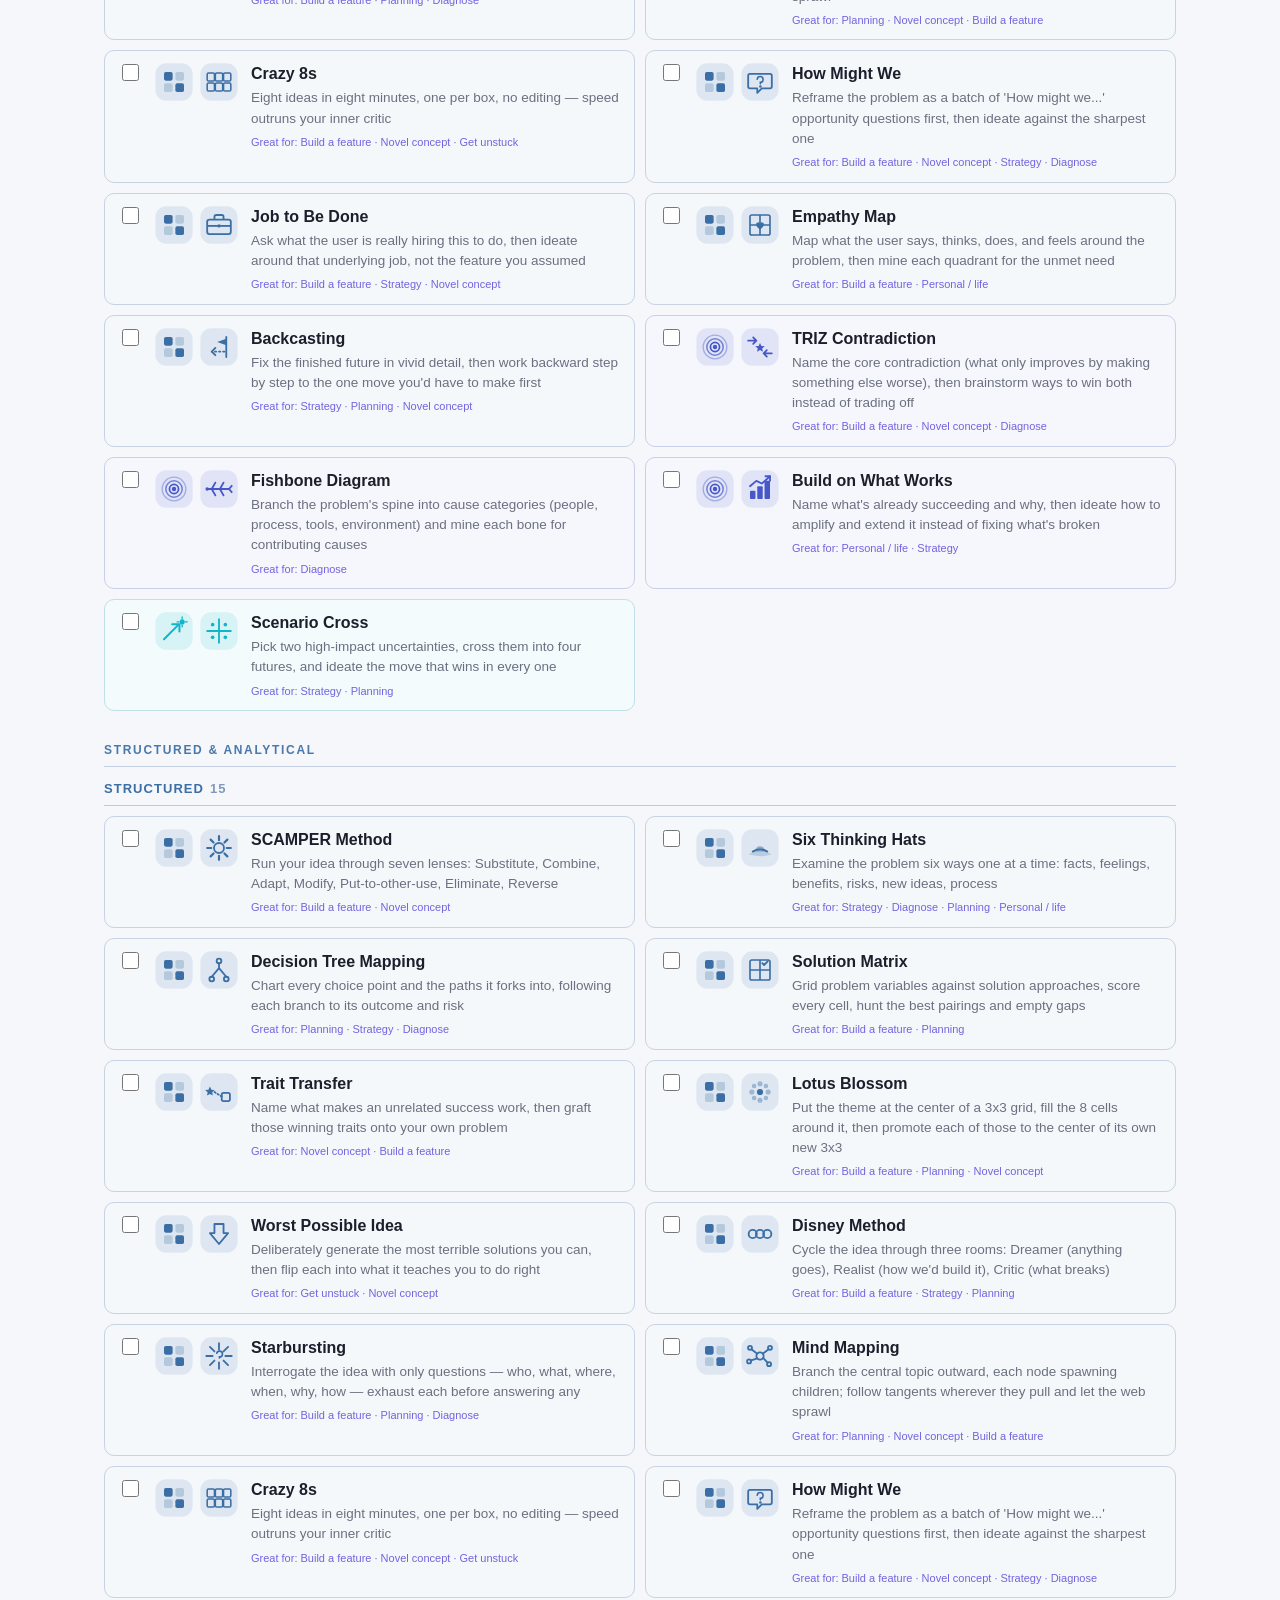
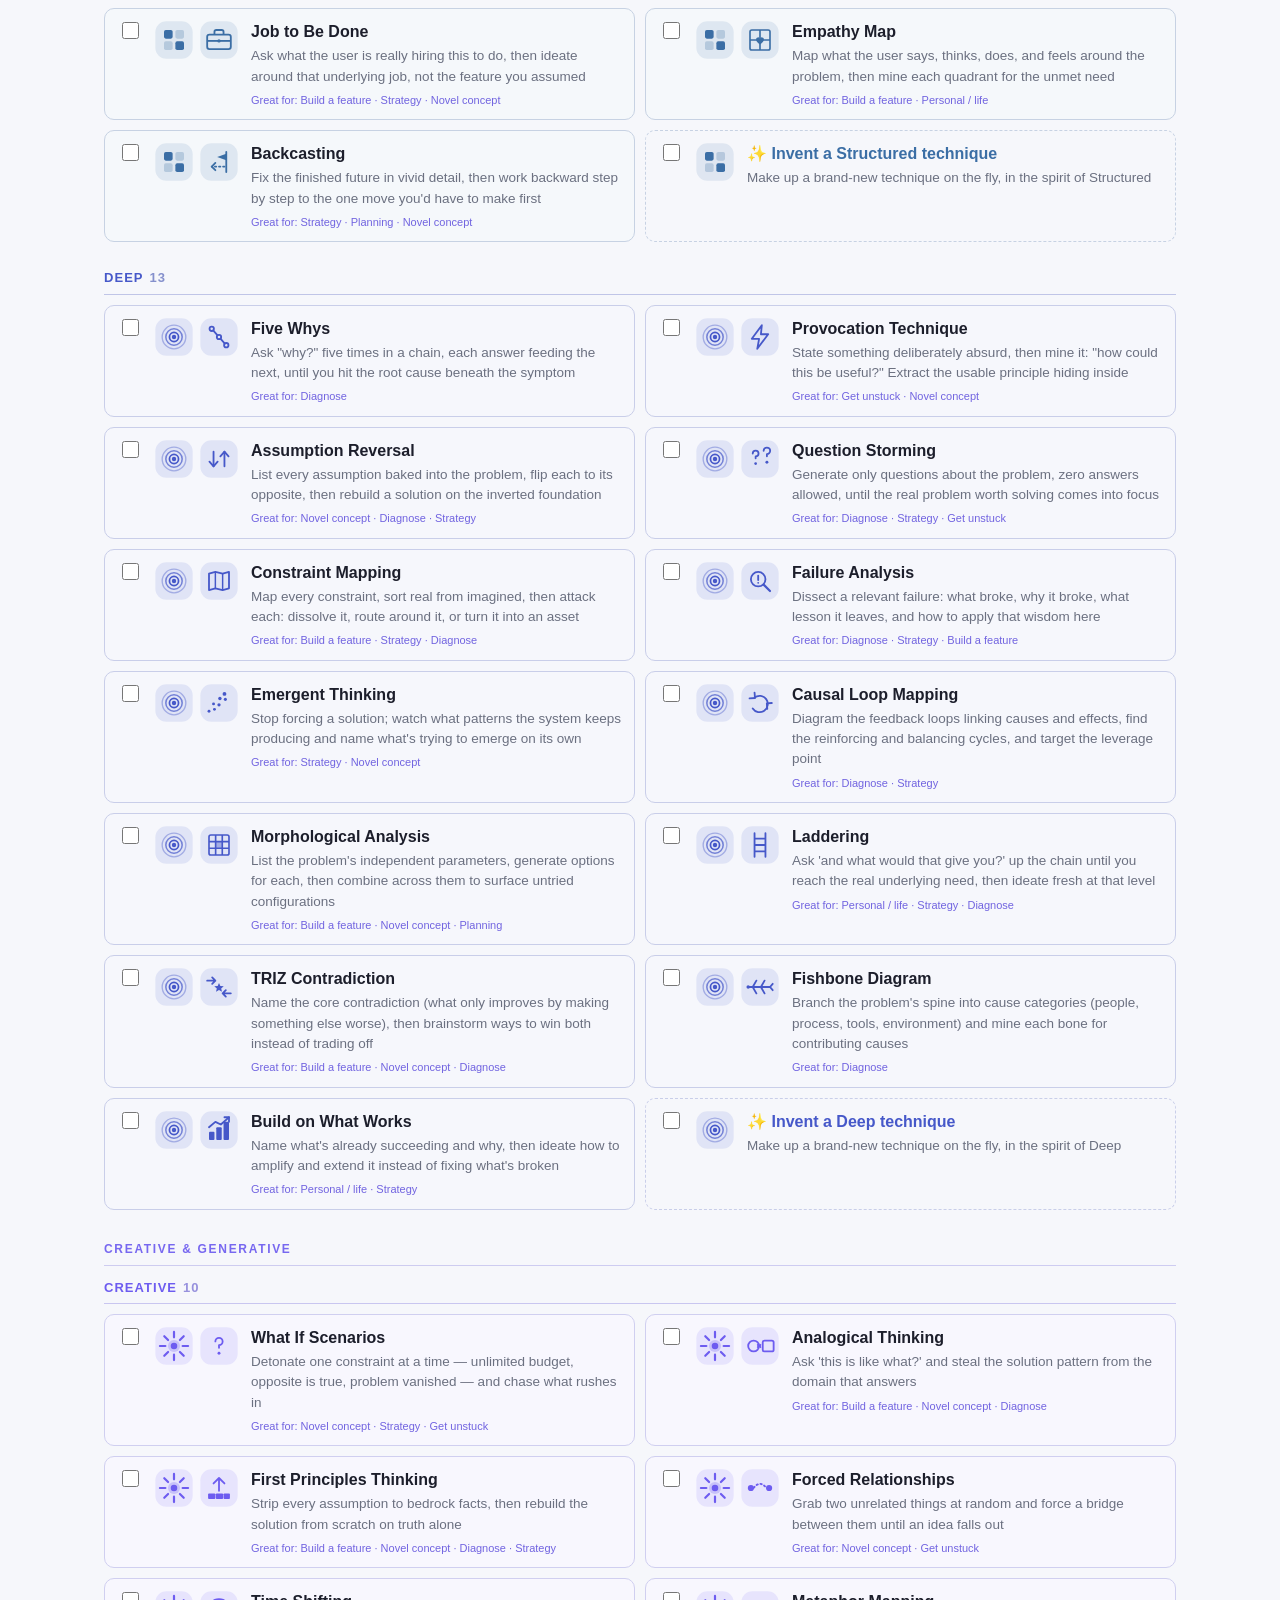
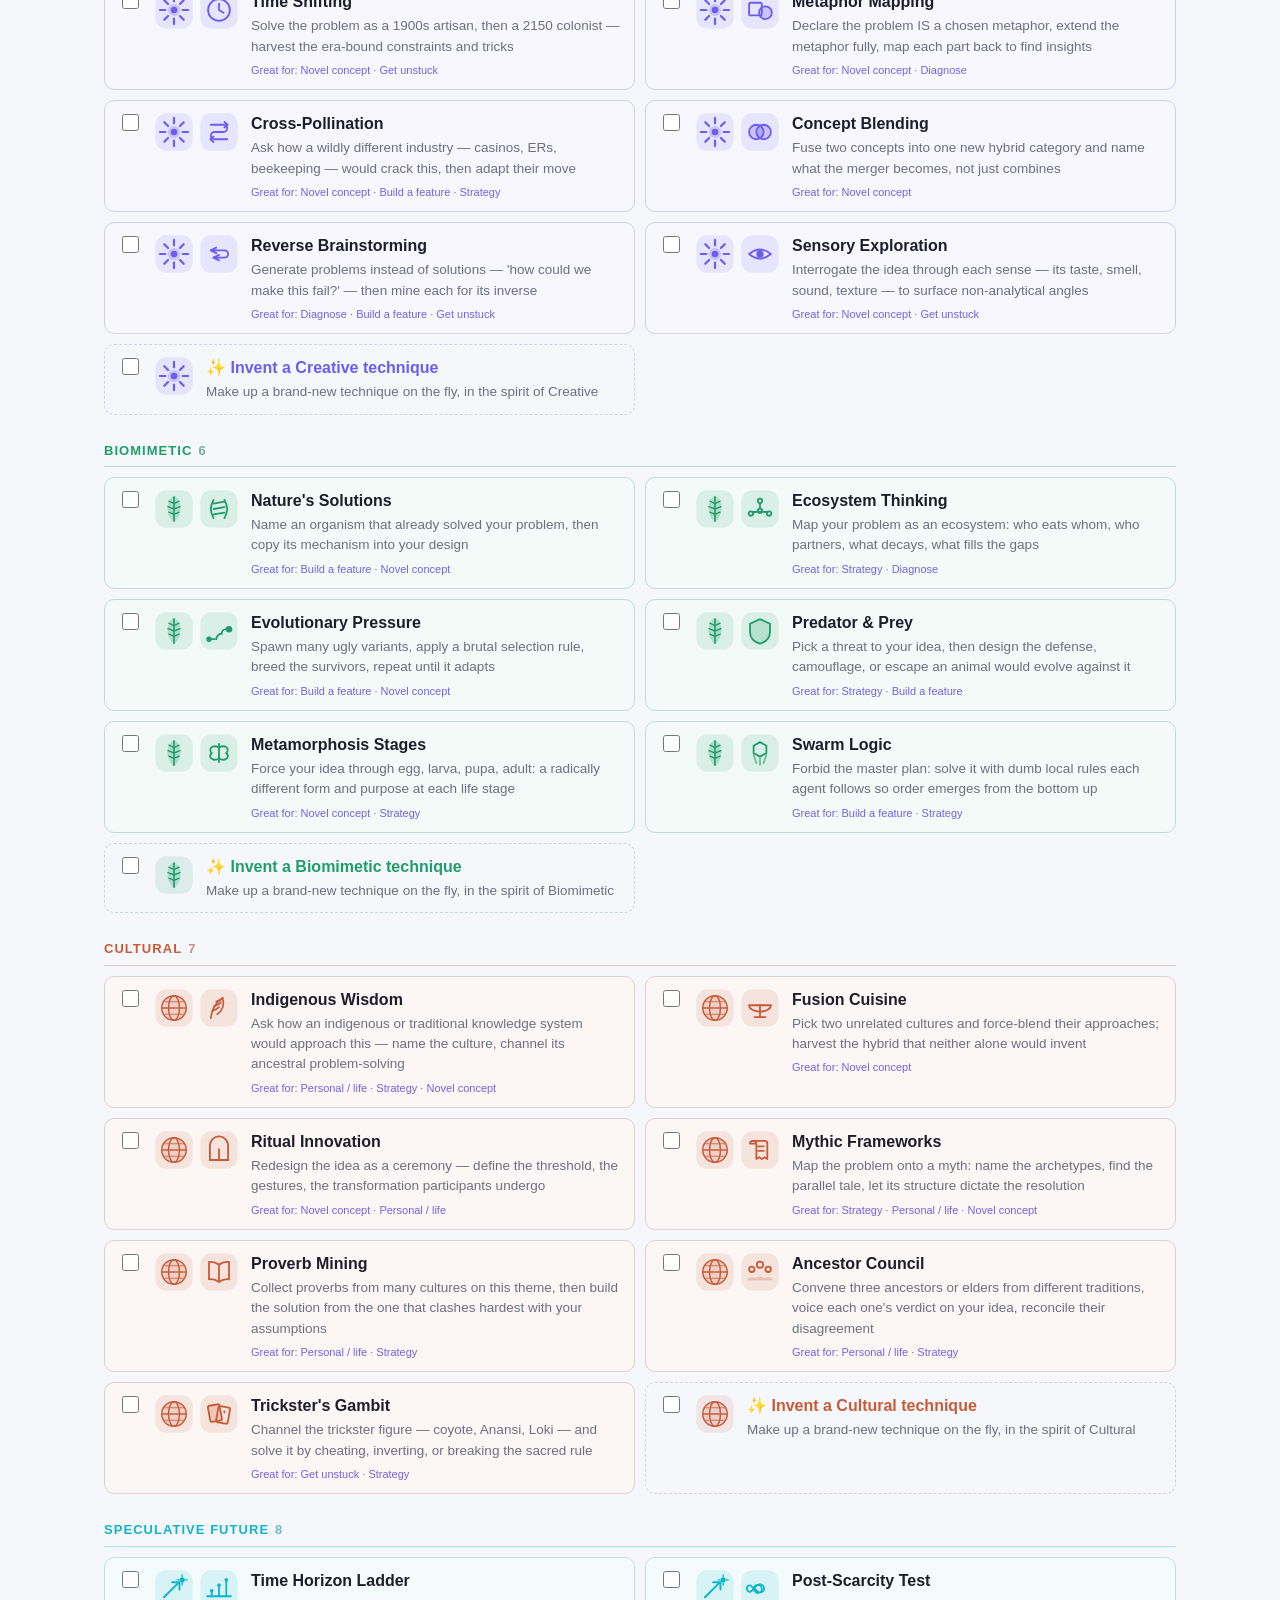
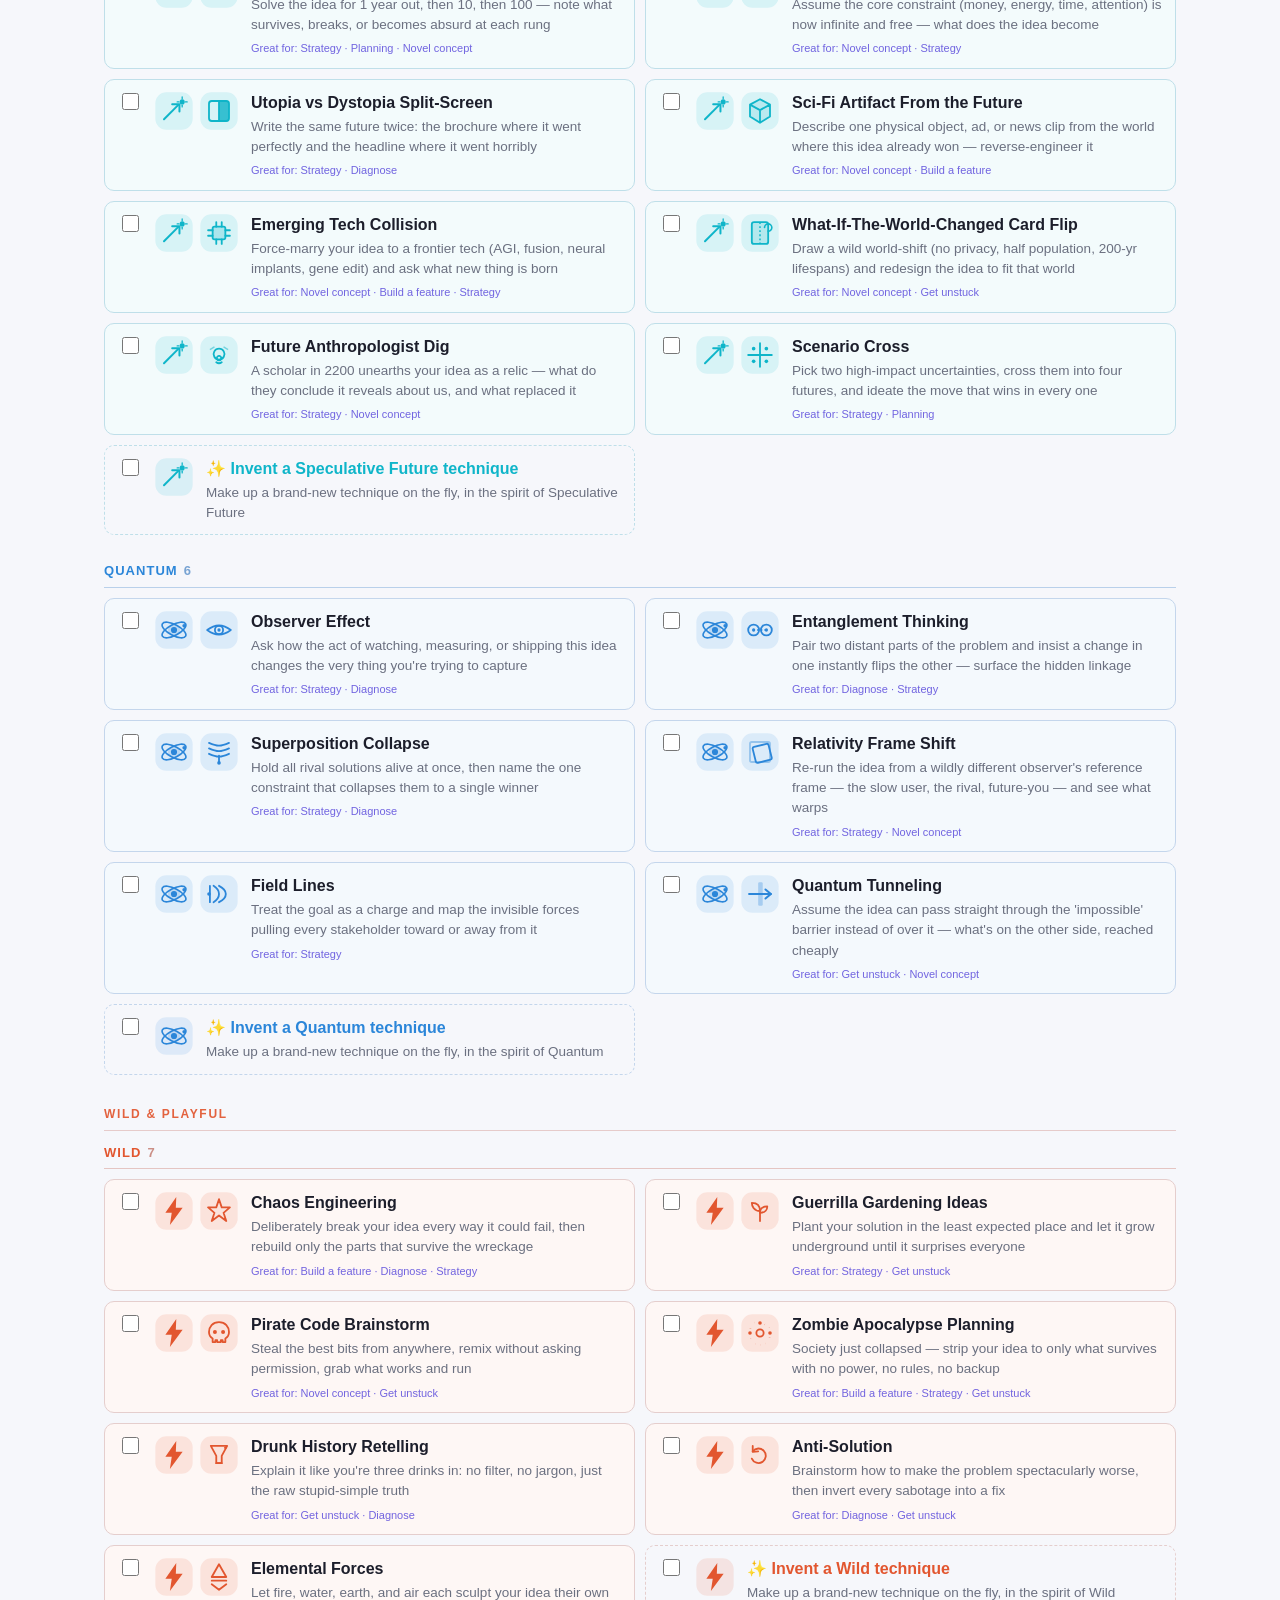
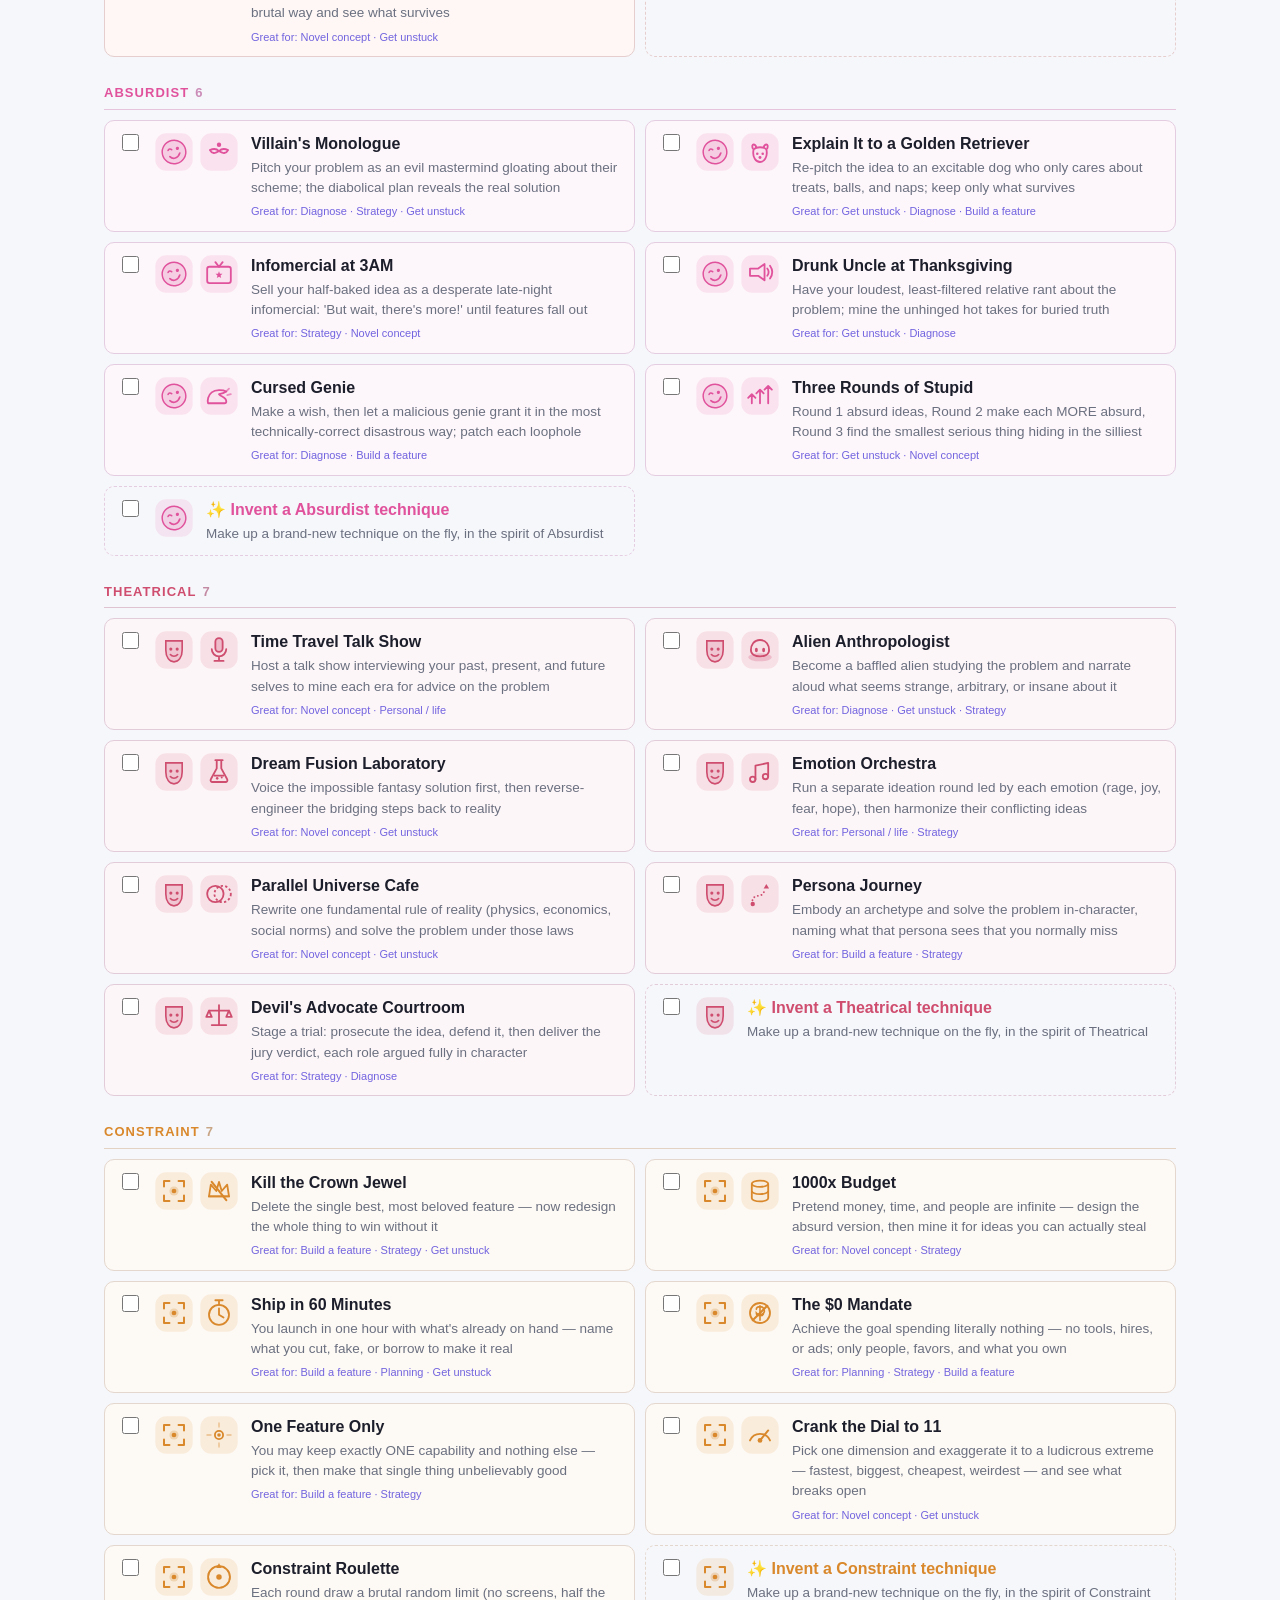
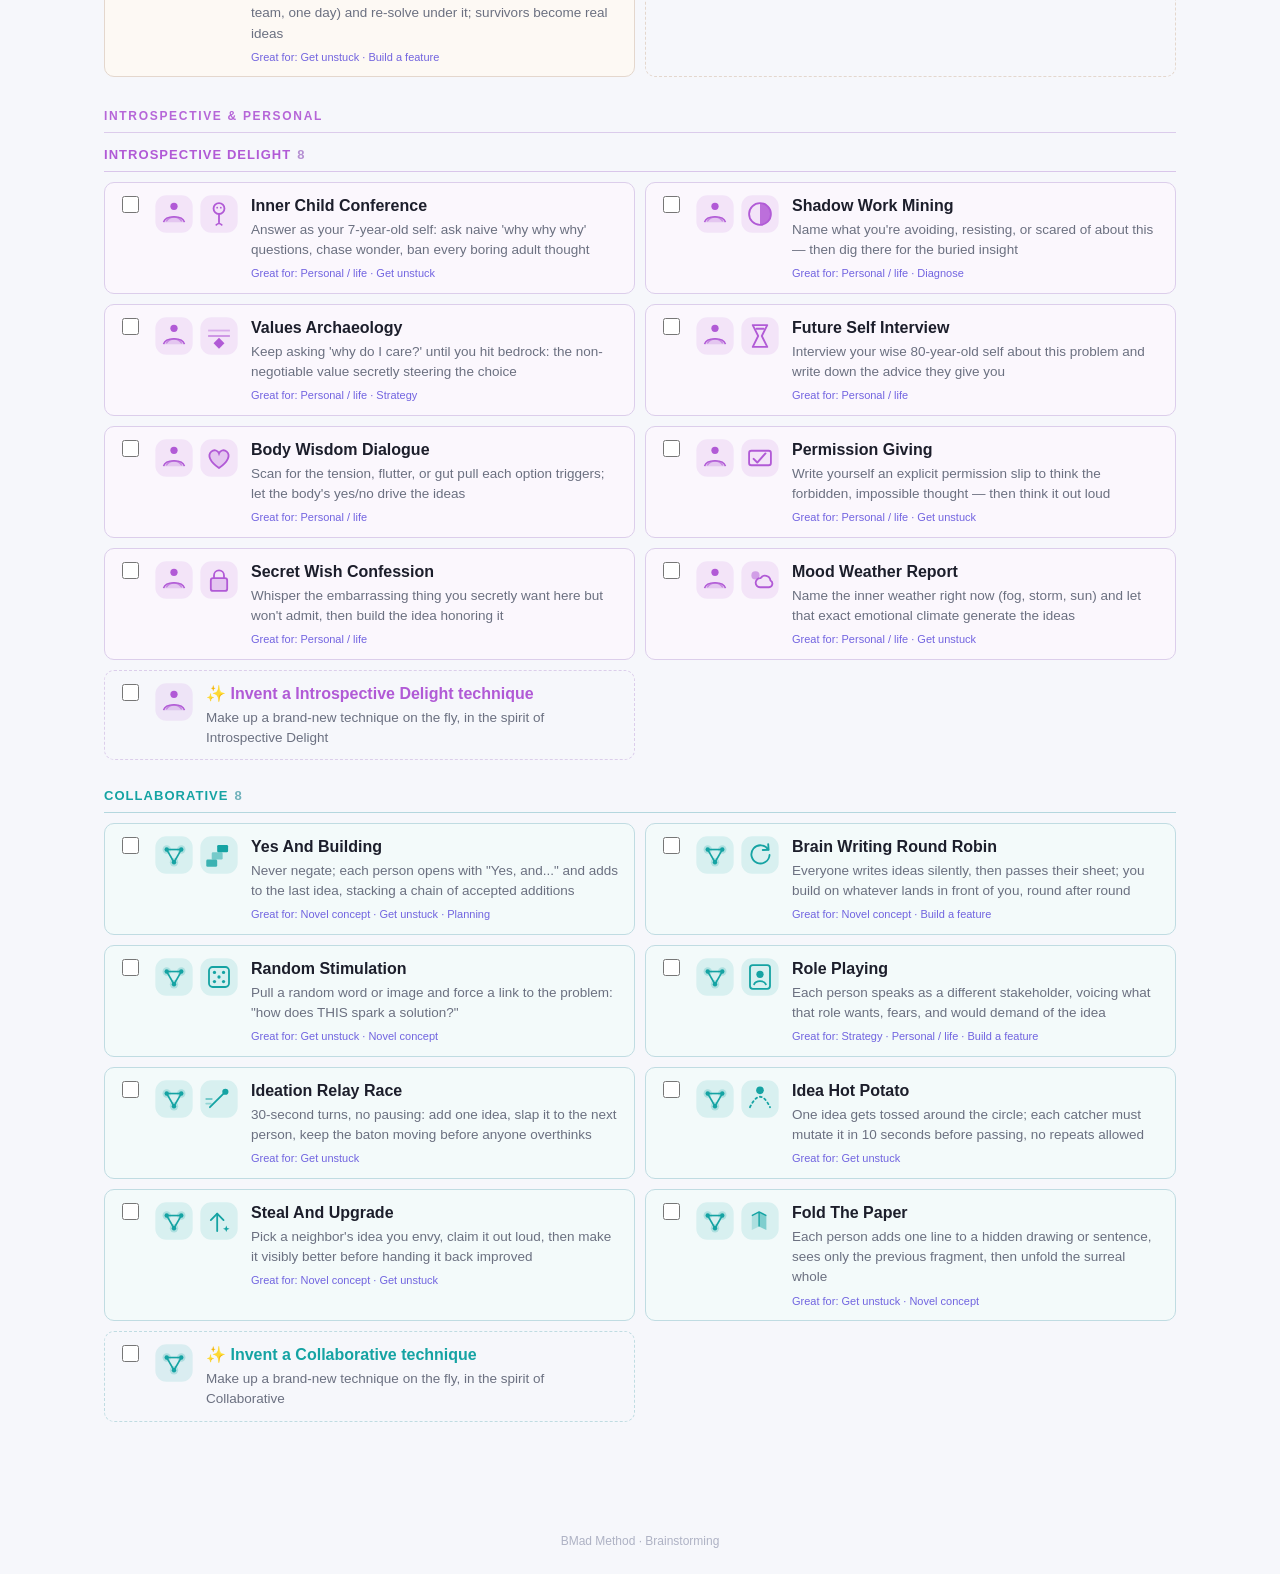
<file: .claude/skills/bmad-brainstorming/assets/brain-selector.html>
<!DOCTYPE html>
<html lang="en">
<head>
<meta charset="utf-8">
<meta name="viewport" content="width=device-width, initial-scale=1">
<title>BMad Method Brainstorming Selection</title>
<script>
/* set the theme before first paint so there's no light-mode flash */
(function(){ try {
  var t = localStorage.getItem('bmad-theme');
  if (!t) { t = (window.matchMedia && window.matchMedia('(prefers-color-scheme: dark)').matches) ? 'dark' : 'light'; }
  document.documentElement.setAttribute('data-theme', t);
} catch(e){} })();
</script>
<style>
  :root {
    --bg:#f6f7fb; --surface:#fff; --ink:#1c1e2b; --muted:#6b7080;
    --accent:#5b4bdc; --accent-ink:#5b4bdc; --warn:#c0561f;
    --line:#e6e8f0; --control:#eef0f7; --control2:#f1f2f8; --raised:#fff;
    --cnt:#b9bdce; --foot:#aeb2c4; --shadow:rgba(20,20,50,.06);
  }
  :root[data-theme="dark"] {
    --bg:#0f1117; --surface:#171a23; --ink:#e7e9f2; --muted:#9aa0b4;
    --accent:#6d5cf0; --accent-ink:#a99bff; --warn:#e08a4a;
    --line:#2a2f3e; --control:#222634; --control2:#1d212d; --raised:#2c3242;
    --cnt:#5a6076; --foot:#5a6076; --shadow:rgba(0,0,0,.45);
  }
  /* lift the category hue toward white on dark surfaces so deep hues stay legible */
  :root[data-theme="dark"] section > h2 { color:color-mix(in srgb, var(--c) 62%, #fff); }
  :root[data-theme="dark"] .tech .ico { color:color-mix(in srgb, var(--c) 68%, #fff); }
  :root[data-theme="dark"] label.tech:has(input:checked) { border-color:color-mix(in srgb, var(--c) 60%, #fff); }
  .titlerow { display:flex; align-items:flex-start; justify-content:space-between; gap:12px; }
  .themebtn { flex:none; width:36px; height:36px; border-radius:9px; background:var(--control); color:var(--ink); font-size:17px; line-height:1; display:inline-flex; align-items:center; justify-content:center; }
  .themebtn:hover { background:var(--raised); }
  * { box-sizing:border-box; }
  body { margin:0; font:16px/1.5 -apple-system,BlinkMacSystemFont,"Segoe UI",Roboto,Helvetica,Arial,sans-serif; background:var(--bg); color:var(--ink); }
  header { position:sticky; top:0; z-index:5; background:var(--surface); padding:20px 0 12px; border-bottom:1px solid var(--line); box-shadow:0 2px 12px var(--shadow); }
  .hwrap { max-width:1120px; margin:0 auto; padding:0 24px; }  /* align header content with the card column on wide screens */
  h1 { margin:0 0 4px; font-size:24px; letter-spacing:-.02em; }
  .sub { margin:0 0 12px; color:var(--muted); font-size:14px; max-width:74ch; }
  button { font:inherit; border:0; border-radius:8px; cursor:pointer; }
  .composer { display:flex; flex-direction:column; gap:9px; margin:6px 0 12px; }
  .grp { display:flex; gap:8px; align-items:center; flex-wrap:wrap; }
  .glabel { font-size:11px; text-transform:uppercase; letter-spacing:.07em; color:var(--muted); min-width:74px; }
  .modes { display:inline-flex; background:var(--control); border-radius:9px; padding:3px; gap:2px; }
  .mode { padding:7px 13px; font-size:14px; font-weight:600; color:var(--muted); background:transparent; }
  .mode.on { background:var(--raised); color:var(--accent-ink); box-shadow:0 1px 3px var(--shadow); }
  .modehint { flex:1 1 240px; min-width:0; font-size:13px; color:var(--muted); font-style:italic; }
  .pill { font-size:13px; color:var(--muted); background:var(--control); padding:6px 12px; border-radius:20px; }
  .pill b { color:var(--accent-ink); }
  .step { display:inline-flex; align-items:center; gap:7px; font-size:13px; color:var(--ink); background:var(--control2); padding:4px 6px 4px 12px; border-radius:20px; }
  .step b { min-width:12px; text-align:center; font-size:14px; color:var(--ink); }
  .step button { width:24px; height:24px; border-radius:50%; background:var(--raised); color:var(--muted); font-size:17px; line-height:22px; text-align:center; box-shadow:0 1px 2px var(--shadow); }
  .step button:hover { color:var(--accent-ink); }
  .total { font-size:12px; color:var(--muted); }
  .total.warn { color:var(--warn); font-weight:600; }
  .bar { display:flex; gap:10px 14px; align-items:center; flex-wrap:wrap; }
  #copy { margin-left:auto; padding:9px 22px; background:var(--accent); color:#fff; font-size:14px; font-weight:700; }
  #copy:hover { filter:brightness(1.07); }
  .chips { flex:1 1 320px; min-width:0; display:flex; gap:7px; flex-wrap:wrap; align-items:center; }
  .chip { font-size:12px; padding:4px 11px; border-radius:16px; border:0; color:#fff; background:var(--cc); font-weight:600; cursor:pointer; }
  .chip:hover { filter:brightness(1.08); }
  .banner { max-height:0; overflow:hidden; transition:max-height .25s ease, padding .22s ease, margin .22s ease; background:linear-gradient(90deg,var(--accent),#8275f2); color:#fff; border-radius:10px; font-weight:700; text-align:center; padding:0 14px; }
  .banner.show { max-height:64px; padding:13px 14px; margin-top:10px; }
  .banner.fail { background:linear-gradient(90deg,var(--warn),#e0894a); }
  main { padding:18px 24px 60px; max-width:1120px; margin:0 auto; }
  section { margin:0 0 26px; }
  section > h2 { font-size:13px; text-transform:uppercase; letter-spacing:.08em; color:var(--c); margin:0 0 10px; border-bottom:1px solid color-mix(in srgb, var(--c) 24%, var(--line)); padding-bottom:6px; }
  section > h2 .cnt { color:color-mix(in srgb, var(--c) 45%, var(--cnt)); margin-left:6px; }
  .grid { display:grid; grid-template-columns:repeat(auto-fill,minmax(360px,1fr)); gap:10px; }
  label.tech { display:flex; gap:12px; align-items:flex-start; background:color-mix(in srgb, var(--c) 5%, var(--surface)); border:1px solid color-mix(in srgb, var(--c) 18%, var(--line)); border-radius:10px; padding:11px 13px; cursor:pointer; transition:border-color .12s, box-shadow .12s, background .12s; }
  label.tech:hover { border-color:color-mix(in srgb, var(--c) 45%, var(--surface)); }
  label.tech input { margin-top:2px; width:17px; height:17px; accent-color:var(--c); flex:none; }
  label.tech:has(input:checked) { border-color:var(--c); background:color-mix(in srgb, var(--c) 12%, var(--surface)); box-shadow:0 0 0 2px color-mix(in srgb, var(--c) 30%, transparent); }
  .tech .ic2 { display:flex; gap:5px; flex:none; }
  .tech .ico { width:40px; height:40px; flex:none; color:var(--c); }
  .tech .n { font-weight:600; display:block; }
  .tech .d { color:var(--muted); font-size:13.5px; display:block; margin-top:2px; }
  .tech .gf { color:var(--accent-ink); font-size:11px; display:block; margin-top:5px; opacity:.85; }
  .grouphdr { margin:30px 0 12px; font-size:12px; text-transform:uppercase; letter-spacing:.14em; font-weight:700; color:var(--c); opacity:.92; border-bottom:1px solid color-mix(in srgb, var(--c) 22%, var(--line)); padding-bottom:7px; }
  main > .grouphdr:first-child { margin-top:2px; }
  :root[data-theme="dark"] .grouphdr { color:color-mix(in srgb, var(--c) 62%, #fff); }
  .goals { display:flex; gap:7px; flex-wrap:wrap; }
  .goal { font-size:12px; padding:5px 12px; border-radius:16px; background:var(--control); color:var(--muted); font-weight:600; }
  .goal:hover { color:var(--ink); }
  .goal.on { background:var(--accent); color:#fff; }
  label.tech.invent { border-style:dashed; background:transparent; }
  label.tech.invent:hover { border-color:var(--c); }
  label.tech.invent .n { color:var(--c); }
  label.tech.hidden { display:none; }
  footer { text-align:center; color:var(--foot); font-size:12px; padding:24px; }
</style>
</head>
<body>
<header>
  <div class="hwrap">
  <div class="titlerow">
    <h1>BMad Method Brainstorming Selection</h1>
    <button id="theme" class="themebtn" type="button" aria-label="Toggle dark mode" title="Toggle dark mode"></button>
  </div>
  <p class="sub">Compose your session, hit <strong>Copy prompt</strong>, and paste it back into the chat to begin. 108 techniques across 13 categories.</p>

  <div class="composer">
    <div class="grp">
      <span class="glabel">Facilitation</span>
      <div class="modes" id="modes">
        <button type="button" class="mode on" data-mode="Facilitator">Facilitator</button>
        <button type="button" class="mode" data-mode="Creative Partner">Creative Partner</button>
        <button type="button" class="mode" data-mode="Ideate for me">Ideate for me</button>
      </div>
      <span class="modehint" id="modehint"></span>
    </div>
    <div class="grp">
      <span class="glabel">Techniques</span>
      <span class="pill">Picked <b id="pickN">0</b></span>
      <span class="step">Random <button type="button" data-step="rand" data-d="-1">&minus;</button><b id="randN">0</b><button type="button" data-step="rand" data-d="1">+</button></span>
      <span class="step">Invent <button type="button" data-step="inv" data-d="-1">&minus;</button><b id="invN">0</b><button type="button" data-step="inv" data-d="1">+</button></span>
      <span class="step">AI picks <button type="button" data-step="ai" data-d="-1">&minus;</button><b id="aiN">0</b><button type="button" data-step="ai" data-d="1">+</button></span>
      <span class="total" id="total">Total 0 &middot; 3&ndash;4 is the sweet spot</span>
      <button id="copy" type="button">Copy prompt</button>
    </div>
  </div>

  <div class="bar"><span class="glabel">Great for</span><div class="goals" id="goals"><button type="button" class="goal" data-goal="feature">Build a feature</button><button type="button" class="goal" data-goal="novel">Novel concept</button><button type="button" class="goal" data-goal="strategy">Strategy</button><button type="button" class="goal" data-goal="planning">Planning</button><button type="button" class="goal" data-goal="diagnosis">Diagnose</button><button type="button" class="goal" data-goal="personal">Personal / life</button><button type="button" class="goal" data-goal="unstuck">Get unstuck</button></div></div>
  <div class="bar">
    <span class="glabel">Jump to</span>
    <div class="chips" id="chips"><button type="button" class="chip" data-cat="Proven &amp; Professional" style="--cc:#3d4f73">Proven &amp; Professional</button><button type="button" class="chip" data-cat="Structured" style="--cc:#3b6ea5">Structured</button><button type="button" class="chip" data-cat="Deep" style="--cc:#4658c9">Deep</button><button type="button" class="chip" data-cat="Creative" style="--cc:#6d5cf0">Creative</button><button type="button" class="chip" data-cat="Biomimetic" style="--cc:#1f9d6b">Biomimetic</button><button type="button" class="chip" data-cat="Cultural" style="--cc:#c75b39">Cultural</button><button type="button" class="chip" data-cat="Speculative Future" style="--cc:#0fb5c9">Speculative Future</button><button type="button" class="chip" data-cat="Quantum" style="--cc:#2b86d9">Quantum</button><button type="button" class="chip" data-cat="Wild" style="--cc:#e2562f">Wild</button><button type="button" class="chip" data-cat="Absurdist" style="--cc:#e0529c">Absurdist</button><button type="button" class="chip" data-cat="Theatrical" style="--cc:#cf4d6f">Theatrical</button><button type="button" class="chip" data-cat="Constraint" style="--cc:#d9882b">Constraint</button><button type="button" class="chip" data-cat="Introspective Delight" style="--cc:#b15ad6">Introspective Delight</button><button type="button" class="chip" data-cat="Collaborative" style="--cc:#15a3a3">Collaborative</button></div>
  </div>

  <div class="banner" id="banner">&#10003; Copied! Now paste it into the chat to start your session.</div>
  </div>
</header>
<main>
<section data-cat="Proven &amp; Professional" style="--c:#3d4f73"><h2>Proven &amp; Professional<span class="cnt">29</span></h2><div class="grid"><label class="tech" style="--c:#15a3a3"><input type="checkbox" data-name="Yes And Building" data-cat="Collaborative" data-desc="Never negate; each person opens with &quot;Yes, and...&quot; and adds to the last idea, stacking a chain of accepted additions" data-good="novel|unstuck|planning" data-prov="classic" data-lead="1"><span class="ic2"><svg class="ico" viewBox="0 0 44 44" xmlns="http://www.w3.org/2000/svg"><rect x="1.5" y="1.5" width="41" height="41" rx="12" fill="currentColor" fill-opacity="0.12"/><g stroke="currentColor" stroke-width="1.8"><line x1="14" y1="16" x2="30" y2="16"/><line x1="14" y1="16" x2="22" y2="30"/><line x1="30" y1="16" x2="22" y2="30"/></g><g fill="currentColor" fill-opacity="0.22"><circle cx="14" cy="16" r="4.6"/><circle cx="30" cy="16" r="4.6"/><circle cx="22" cy="30" r="4.6"/></g><g fill="currentColor"><circle cx="14" cy="16" r="2.4"/><circle cx="30" cy="16" r="2.4"/><circle cx="22" cy="30" r="2.4"/></g></svg><svg class="ico" viewBox="0 0 44 44" xmlns="http://www.w3.org/2000/svg"><rect x="1.5" y="1.5" width="41" height="41" rx="12" fill="currentColor" fill-opacity="0.12"/><g fill="currentColor"><rect x="8" y="27" width="12" height="8" rx="1.5" fill-opacity=".8"/><rect x="14" y="19" width="12" height="8" rx="1.5" fill-opacity=".5"/><rect x="20" y="11" width="12" height="8" rx="1.5"/></g></svg></span><span><span class="n">Yes And Building</span><span class="d">Never negate; each person opens with &quot;Yes, and...&quot; and adds to the last idea, stacking a chain of accepted additions</span><span class="gf">Great for: Novel concept · Get unstuck · Planning</span></span></label><label class="tech" style="--c:#15a3a3"><input type="checkbox" data-name="Brain Writing Round Robin" data-cat="Collaborative" data-desc="Everyone writes ideas silently, then passes their sheet; you build on whatever lands in front of you, round after round" data-good="novel|feature" data-prov="classic" data-lead="1"><span class="ic2"><svg class="ico" viewBox="0 0 44 44" xmlns="http://www.w3.org/2000/svg"><rect x="1.5" y="1.5" width="41" height="41" rx="12" fill="currentColor" fill-opacity="0.12"/><g stroke="currentColor" stroke-width="1.8"><line x1="14" y1="16" x2="30" y2="16"/><line x1="14" y1="16" x2="22" y2="30"/><line x1="30" y1="16" x2="22" y2="30"/></g><g fill="currentColor" fill-opacity="0.22"><circle cx="14" cy="16" r="4.6"/><circle cx="30" cy="16" r="4.6"/><circle cx="22" cy="30" r="4.6"/></g><g fill="currentColor"><circle cx="14" cy="16" r="2.4"/><circle cx="30" cy="16" r="2.4"/><circle cx="22" cy="30" r="2.4"/></g></svg><svg class="ico" viewBox="0 0 44 44" xmlns="http://www.w3.org/2000/svg"><rect x="1.5" y="1.5" width="41" height="41" rx="12" fill="currentColor" fill-opacity="0.12"/><g fill="none" stroke="currentColor" stroke-width="2" stroke-linecap="round" stroke-linejoin="round"><path d="M31 16 A10 10 0 1 0 32.5 22"/><path d="M31 10 L31.5 16.3 L25 16.5"/></g></svg></span><span><span class="n">Brain Writing Round Robin</span><span class="d">Everyone writes ideas silently, then passes their sheet; you build on whatever lands in front of you, round after round</span><span class="gf">Great for: Novel concept · Build a feature</span></span></label><label class="tech" style="--c:#15a3a3"><input type="checkbox" data-name="Random Stimulation" data-cat="Collaborative" data-desc="Pull a random word or image and force a link to the problem: &quot;how does THIS spark a solution?&quot;" data-good="unstuck|novel" data-prov="classic" data-lead="1"><span class="ic2"><svg class="ico" viewBox="0 0 44 44" xmlns="http://www.w3.org/2000/svg"><rect x="1.5" y="1.5" width="41" height="41" rx="12" fill="currentColor" fill-opacity="0.12"/><g stroke="currentColor" stroke-width="1.8"><line x1="14" y1="16" x2="30" y2="16"/><line x1="14" y1="16" x2="22" y2="30"/><line x1="30" y1="16" x2="22" y2="30"/></g><g fill="currentColor" fill-opacity="0.22"><circle cx="14" cy="16" r="4.6"/><circle cx="30" cy="16" r="4.6"/><circle cx="22" cy="30" r="4.6"/></g><g fill="currentColor"><circle cx="14" cy="16" r="2.4"/><circle cx="30" cy="16" r="2.4"/><circle cx="22" cy="30" r="2.4"/></g></svg><svg class="ico" viewBox="0 0 44 44" xmlns="http://www.w3.org/2000/svg"><rect x="1.5" y="1.5" width="41" height="41" rx="12" fill="currentColor" fill-opacity="0.12"/><rect x="11" y="11" width="22" height="22" rx="4" fill="none" stroke="currentColor" stroke-width="2"/><g fill="currentColor"><circle cx="17" cy="17" r="1.8"/><circle cx="27" cy="17" r="1.8"/><circle cx="22" cy="22" r="1.8"/><circle cx="17" cy="27" r="1.8"/><circle cx="27" cy="27" r="1.8"/></g></svg></span><span><span class="n">Random Stimulation</span><span class="d">Pull a random word or image and force a link to the problem: &quot;how does THIS spark a solution?&quot;</span><span class="gf">Great for: Get unstuck · Novel concept</span></span></label><label class="tech" style="--c:#15a3a3"><input type="checkbox" data-name="Role Playing" data-cat="Collaborative" data-desc="Each person speaks as a different stakeholder, voicing what that role wants, fears, and would demand of the idea" data-good="strategy|personal|feature" data-prov="classic" data-lead="1"><span class="ic2"><svg class="ico" viewBox="0 0 44 44" xmlns="http://www.w3.org/2000/svg"><rect x="1.5" y="1.5" width="41" height="41" rx="12" fill="currentColor" fill-opacity="0.12"/><g stroke="currentColor" stroke-width="1.8"><line x1="14" y1="16" x2="30" y2="16"/><line x1="14" y1="16" x2="22" y2="30"/><line x1="30" y1="16" x2="22" y2="30"/></g><g fill="currentColor" fill-opacity="0.22"><circle cx="14" cy="16" r="4.6"/><circle cx="30" cy="16" r="4.6"/><circle cx="22" cy="30" r="4.6"/></g><g fill="currentColor"><circle cx="14" cy="16" r="2.4"/><circle cx="30" cy="16" r="2.4"/><circle cx="22" cy="30" r="2.4"/></g></svg><svg class="ico" viewBox="0 0 44 44" xmlns="http://www.w3.org/2000/svg"><rect x="1.5" y="1.5" width="41" height="41" rx="12" fill="currentColor" fill-opacity="0.12"/><rect x="11" y="9" width="22" height="26" rx="3" fill="none" stroke="currentColor" stroke-width="2"/><circle cx="22" cy="19" r="4" fill="currentColor"/><path d="M15.5 30 c2 -4.5 11 -4.5 13 0" fill="none" stroke="currentColor" stroke-width="2" stroke-linecap="round"/></svg></span><span><span class="n">Role Playing</span><span class="d">Each person speaks as a different stakeholder, voicing what that role wants, fears, and would demand of the idea</span><span class="gf">Great for: Strategy · Personal / life · Build a feature</span></span></label><label class="tech" style="--c:#6d5cf0"><input type="checkbox" data-name="First Principles Thinking" data-cat="Creative" data-desc="Strip every assumption to bedrock facts, then rebuild the solution from scratch on truth alone" data-good="feature|novel|diagnosis|strategy" data-prov="classic" data-lead="1"><span class="ic2"><svg class="ico" viewBox="0 0 44 44" xmlns="http://www.w3.org/2000/svg"><rect x="1.5" y="1.5" width="41" height="41" rx="12" fill="currentColor" fill-opacity="0.12"/><g stroke="currentColor" stroke-width="2.4" stroke-linecap="round"><line x1="22" y1="6.5" x2="22" y2="12.5"/><line x1="22" y1="31.5" x2="22" y2="37.5"/><line x1="6.5" y1="22" x2="12.5" y2="22"/><line x1="31.5" y1="22" x2="37.5" y2="22"/><line x1="11.3" y1="11.3" x2="15.5" y2="15.5"/><line x1="28.5" y1="28.5" x2="32.7" y2="32.7"/><line x1="32.7" y1="11.3" x2="28.5" y2="15.5"/><line x1="15.5" y1="28.5" x2="11.3" y2="32.7"/></g><circle cx="22" cy="22" r="6.6" fill="currentColor" fill-opacity="0.25"/><circle cx="22" cy="22" r="3.6" fill="currentColor"/></svg><svg class="ico" viewBox="0 0 44 44" xmlns="http://www.w3.org/2000/svg"><rect x="1.5" y="1.5" width="41" height="41" rx="12" fill="currentColor" fill-opacity="0.12"/><g fill="currentColor"><rect x="10" y="28" width="8" height="6" rx="1"/><rect x="18.5" y="28" width="8" height="6" rx="1"/><rect x="27" y="28" width="7" height="6" rx="1"/></g><path d="M22 25 L22 11 M16 17 L22 11 L28 17" fill="none" stroke="currentColor" stroke-width="2" stroke-linecap="round" stroke-linejoin="round"/></svg></span><span><span class="n">First Principles Thinking</span><span class="d">Strip every assumption to bedrock facts, then rebuild the solution from scratch on truth alone</span><span class="gf">Great for: Build a feature · Novel concept · Diagnose · Strategy</span></span></label><label class="tech" style="--c:#6d5cf0"><input type="checkbox" data-name="Reverse Brainstorming" data-cat="Creative" data-desc="Generate problems instead of solutions — &#x27;how could we make this fail?&#x27; — then mine each for its inverse" data-good="diagnosis|feature|unstuck" data-prov="classic" data-lead="1"><span class="ic2"><svg class="ico" viewBox="0 0 44 44" xmlns="http://www.w3.org/2000/svg"><rect x="1.5" y="1.5" width="41" height="41" rx="12" fill="currentColor" fill-opacity="0.12"/><g stroke="currentColor" stroke-width="2.4" stroke-linecap="round"><line x1="22" y1="6.5" x2="22" y2="12.5"/><line x1="22" y1="31.5" x2="22" y2="37.5"/><line x1="6.5" y1="22" x2="12.5" y2="22"/><line x1="31.5" y1="22" x2="37.5" y2="22"/><line x1="11.3" y1="11.3" x2="15.5" y2="15.5"/><line x1="28.5" y1="28.5" x2="32.7" y2="32.7"/><line x1="32.7" y1="11.3" x2="28.5" y2="15.5"/><line x1="15.5" y1="28.5" x2="11.3" y2="32.7"/></g><circle cx="22" cy="22" r="6.6" fill="currentColor" fill-opacity="0.25"/><circle cx="22" cy="22" r="3.6" fill="currentColor"/></svg><svg class="ico" viewBox="0 0 44 44" xmlns="http://www.w3.org/2000/svg"><rect x="1.5" y="1.5" width="41" height="41" rx="12" fill="currentColor" fill-opacity="0.12"/><g fill="none" stroke="currentColor" stroke-width="2" stroke-linecap="round" stroke-linejoin="round"><path d="M13 18 H28 a4 4 0 0 1 0 8 H16"/><path d="M19 15 L13 18 L19 21 M22 23 L16 26 L22 29"/></g></svg></span><span><span class="n">Reverse Brainstorming</span><span class="d">Generate problems instead of solutions — &#x27;how could we make this fail?&#x27; — then mine each for its inverse</span><span class="gf">Great for: Diagnose · Build a feature · Get unstuck</span></span></label><label class="tech" style="--c:#4658c9"><input type="checkbox" data-name="Five Whys" data-cat="Deep" data-desc="Ask &quot;why?&quot; five times in a chain, each answer feeding the next, until you hit the root cause beneath the symptom" data-good="diagnosis" data-prov="classic" data-lead="1"><span class="ic2"><svg class="ico" viewBox="0 0 44 44" xmlns="http://www.w3.org/2000/svg"><rect x="1.5" y="1.5" width="41" height="41" rx="12" fill="currentColor" fill-opacity="0.12"/><g fill="none" stroke="currentColor"><circle cx="22" cy="22" r="13" stroke-width="1.5" stroke-opacity="0.4"/><circle cx="22" cy="22" r="9" stroke-width="1.7" stroke-opacity="0.7"/><circle cx="22" cy="22" r="5" stroke-width="1.9"/></g><circle cx="22" cy="22" r="2.4" fill="currentColor"/></svg><svg class="ico" viewBox="0 0 44 44" xmlns="http://www.w3.org/2000/svg"><rect x="1.5" y="1.5" width="41" height="41" rx="12" fill="currentColor" fill-opacity="0.12"/><g fill="none" stroke="currentColor" stroke-width="2" stroke-linecap="round" stroke-linejoin="round"><circle cx="14" cy="13" r="2.4"/><circle cx="22" cy="22" r="2.4"/><circle cx="30" cy="31" r="2.4"/><path d="M15.6 14.8 L20.4 20.2 M23.6 23.8 L28.4 29.2"/></g></svg></span><span><span class="n">Five Whys</span><span class="d">Ask &quot;why?&quot; five times in a chain, each answer feeding the next, until you hit the root cause beneath the symptom</span><span class="gf">Great for: Diagnose</span></span></label><label class="tech" style="--c:#4658c9"><input type="checkbox" data-name="Provocation Technique" data-cat="Deep" data-desc="State something deliberately absurd, then mine it: &quot;how could this be useful?&quot; Extract the usable principle hiding inside" data-good="unstuck|novel" data-prov="classic" data-lead="1"><span class="ic2"><svg class="ico" viewBox="0 0 44 44" xmlns="http://www.w3.org/2000/svg"><rect x="1.5" y="1.5" width="41" height="41" rx="12" fill="currentColor" fill-opacity="0.12"/><g fill="none" stroke="currentColor"><circle cx="22" cy="22" r="13" stroke-width="1.5" stroke-opacity="0.4"/><circle cx="22" cy="22" r="9" stroke-width="1.7" stroke-opacity="0.7"/><circle cx="22" cy="22" r="5" stroke-width="1.9"/></g><circle cx="22" cy="22" r="2.4" fill="currentColor"/></svg><svg class="ico" viewBox="0 0 44 44" xmlns="http://www.w3.org/2000/svg"><rect x="1.5" y="1.5" width="41" height="41" rx="12" fill="currentColor" fill-opacity="0.12"/><g fill="none" stroke="currentColor" stroke-width="2" stroke-linecap="round" stroke-linejoin="round"><path d="M24 9 L13 24 H21 L19 35 L31 19 H23 Z"/></g></svg></span><span><span class="n">Provocation Technique</span><span class="d">State something deliberately absurd, then mine it: &quot;how could this be useful?&quot; Extract the usable principle hiding inside</span><span class="gf">Great for: Get unstuck · Novel concept</span></span></label><label class="tech" style="--c:#4658c9"><input type="checkbox" data-name="Assumption Reversal" data-cat="Deep" data-desc="List every assumption baked into the problem, flip each to its opposite, then rebuild a solution on the inverted foundation" data-good="novel|diagnosis|strategy" data-prov="classic" data-lead="1"><span class="ic2"><svg class="ico" viewBox="0 0 44 44" xmlns="http://www.w3.org/2000/svg"><rect x="1.5" y="1.5" width="41" height="41" rx="12" fill="currentColor" fill-opacity="0.12"/><g fill="none" stroke="currentColor"><circle cx="22" cy="22" r="13" stroke-width="1.5" stroke-opacity="0.4"/><circle cx="22" cy="22" r="9" stroke-width="1.7" stroke-opacity="0.7"/><circle cx="22" cy="22" r="5" stroke-width="1.9"/></g><circle cx="22" cy="22" r="2.4" fill="currentColor"/></svg><svg class="ico" viewBox="0 0 44 44" xmlns="http://www.w3.org/2000/svg"><rect x="1.5" y="1.5" width="41" height="41" rx="12" fill="currentColor" fill-opacity="0.12"/><g fill="none" stroke="currentColor" stroke-width="2" stroke-linecap="round" stroke-linejoin="round"><path d="M16 14 V30"/><path d="M11.5 25 L16 30 L20.5 25"/><path d="M28 30 V14"/><path d="M23.5 19 L28 14 L32.5 19"/></g></svg></span><span><span class="n">Assumption Reversal</span><span class="d">List every assumption baked into the problem, flip each to its opposite, then rebuild a solution on the inverted foundation</span><span class="gf">Great for: Novel concept · Diagnose · Strategy</span></span></label><label class="tech" style="--c:#4658c9"><input type="checkbox" data-name="Question Storming" data-cat="Deep" data-desc="Generate only questions about the problem, zero answers allowed, until the real problem worth solving comes into focus" data-good="diagnosis|strategy|unstuck" data-prov="classic" data-lead="1"><span class="ic2"><svg class="ico" viewBox="0 0 44 44" xmlns="http://www.w3.org/2000/svg"><rect x="1.5" y="1.5" width="41" height="41" rx="12" fill="currentColor" fill-opacity="0.12"/><g fill="none" stroke="currentColor"><circle cx="22" cy="22" r="13" stroke-width="1.5" stroke-opacity="0.4"/><circle cx="22" cy="22" r="9" stroke-width="1.7" stroke-opacity="0.7"/><circle cx="22" cy="22" r="5" stroke-width="1.9"/></g><circle cx="22" cy="22" r="2.4" fill="currentColor"/></svg><svg class="ico" viewBox="0 0 44 44" xmlns="http://www.w3.org/2000/svg"><rect x="1.5" y="1.5" width="41" height="41" rx="12" fill="currentColor" fill-opacity="0.12"/><g fill="none" stroke="currentColor" stroke-width="2" stroke-linecap="round" stroke-linejoin="round"><path d="M14 16 a3.2 3.2 0 1 1 3.2 3.2 v2"/><path d="M26 13 a3.6 3.6 0 1 1 3.6 3.6 v2.4"/></g><circle cx="17.2" cy="27" r="1.5" fill="currentColor"/><circle cx="29.6" cy="25.6" r="1.6" fill="currentColor"/></svg></span><span><span class="n">Question Storming</span><span class="d">Generate only questions about the problem, zero answers allowed, until the real problem worth solving comes into focus</span><span class="gf">Great for: Diagnose · Strategy · Get unstuck</span></span></label><label class="tech" style="--c:#4658c9"><input type="checkbox" data-name="Causal Loop Mapping" data-cat="Deep" data-desc="Diagram the feedback loops linking causes and effects, find the reinforcing and balancing cycles, and target the leverage point" data-good="diagnosis|strategy" data-prov="classic" data-lead="1"><span class="ic2"><svg class="ico" viewBox="0 0 44 44" xmlns="http://www.w3.org/2000/svg"><rect x="1.5" y="1.5" width="41" height="41" rx="12" fill="currentColor" fill-opacity="0.12"/><g fill="none" stroke="currentColor"><circle cx="22" cy="22" r="13" stroke-width="1.5" stroke-opacity="0.4"/><circle cx="22" cy="22" r="9" stroke-width="1.7" stroke-opacity="0.7"/><circle cx="22" cy="22" r="5" stroke-width="1.9"/></g><circle cx="22" cy="22" r="2.4" fill="currentColor"/></svg><svg class="ico" viewBox="0 0 44 44" xmlns="http://www.w3.org/2000/svg"><rect x="1.5" y="1.5" width="41" height="41" rx="12" fill="currentColor" fill-opacity="0.12"/><g fill="none" stroke="currentColor" stroke-width="2" stroke-linecap="round" stroke-linejoin="round"><path d="M16 16 a9 9 0 1 1 -2 12"/><path d="M16 10.5 L16.5 16.5 L10.5 17"/><path d="M30 28.5 L29.5 22.5 L35 22"/></g></svg></span><span><span class="n">Causal Loop Mapping</span><span class="d">Diagram the feedback loops linking causes and effects, find the reinforcing and balancing cycles, and target the leverage point</span><span class="gf">Great for: Diagnose · Strategy</span></span></label><label class="tech" style="--c:#4658c9"><input type="checkbox" data-name="Morphological Analysis" data-cat="Deep" data-desc="List the problem&#x27;s independent parameters, generate options for each, then combine across them to surface untried configurations" data-good="feature|novel|planning" data-prov="classic" data-lead="1"><span class="ic2"><svg class="ico" viewBox="0 0 44 44" xmlns="http://www.w3.org/2000/svg"><rect x="1.5" y="1.5" width="41" height="41" rx="12" fill="currentColor" fill-opacity="0.12"/><g fill="none" stroke="currentColor"><circle cx="22" cy="22" r="13" stroke-width="1.5" stroke-opacity="0.4"/><circle cx="22" cy="22" r="9" stroke-width="1.7" stroke-opacity="0.7"/><circle cx="22" cy="22" r="5" stroke-width="1.9"/></g><circle cx="22" cy="22" r="2.4" fill="currentColor"/></svg><svg class="ico" viewBox="0 0 44 44" xmlns="http://www.w3.org/2000/svg"><rect x="1.5" y="1.5" width="41" height="41" rx="12" fill="currentColor" fill-opacity="0.12"/><g fill="none" stroke="currentColor" stroke-width="1.8"><rect x="11" y="11" width="22" height="22" rx="2"/><path d="M11 18.3 H33 M11 25.6 H33 M18.3 11 V33 M25.6 11 V33"/></g><rect x="18.5" y="18.5" width="7" height="7" fill="currentColor" fill-opacity=".4"/></svg></span><span><span class="n">Morphological Analysis</span><span class="d">List the problem&#x27;s independent parameters, generate options for each, then combine across them to surface untried configurations</span><span class="gf">Great for: Build a feature · Novel concept · Planning</span></span></label><label class="tech" style="--c:#4658c9"><input type="checkbox" data-name="Laddering" data-cat="Deep" data-desc="Ask &#x27;and what would that give you?&#x27; up the chain until you reach the real underlying need, then ideate fresh at that level" data-good="personal|strategy|diagnosis" data-prov="classic" data-lead="1"><span class="ic2"><svg class="ico" viewBox="0 0 44 44" xmlns="http://www.w3.org/2000/svg"><rect x="1.5" y="1.5" width="41" height="41" rx="12" fill="currentColor" fill-opacity="0.12"/><g fill="none" stroke="currentColor"><circle cx="22" cy="22" r="13" stroke-width="1.5" stroke-opacity="0.4"/><circle cx="22" cy="22" r="9" stroke-width="1.7" stroke-opacity="0.7"/><circle cx="22" cy="22" r="5" stroke-width="1.9"/></g><circle cx="22" cy="22" r="2.4" fill="currentColor"/></svg><svg class="ico" viewBox="0 0 44 44" xmlns="http://www.w3.org/2000/svg"><rect x="1.5" y="1.5" width="41" height="41" rx="12" fill="currentColor" fill-opacity="0.12"/><g fill="none" stroke="currentColor" stroke-width="2" stroke-linecap="round" stroke-linejoin="round"><path d="M16 9 V35 M28 9 V35 M16 15 H28 M16 22 H28 M16 29 H28"/></g></svg></span><span><span class="n">Laddering</span><span class="d">Ask &#x27;and what would that give you?&#x27; up the chain until you reach the real underlying need, then ideate fresh at that level</span><span class="gf">Great for: Personal / life · Strategy · Diagnose</span></span></label><label class="tech" style="--c:#3b6ea5"><input type="checkbox" data-name="SCAMPER Method" data-cat="Structured" data-desc="Run your idea through seven lenses: Substitute, Combine, Adapt, Modify, Put-to-other-use, Eliminate, Reverse" data-good="feature|novel" data-prov="classic" data-lead="1"><span class="ic2"><svg class="ico" viewBox="0 0 44 44" xmlns="http://www.w3.org/2000/svg"><rect x="1.5" y="1.5" width="41" height="41" rx="12" fill="currentColor" fill-opacity="0.12"/><g fill="currentColor"><rect x="11" y="11" width="9.5" height="9.5" rx="2"/><rect x="23.5" y="11" width="9.5" height="9.5" rx="2" fill-opacity="0.25"/><rect x="11" y="23.5" width="9.5" height="9.5" rx="2" fill-opacity="0.25"/><rect x="23.5" y="23.5" width="9.5" height="9.5" rx="2"/></g></svg><svg class="ico" viewBox="0 0 44 44" xmlns="http://www.w3.org/2000/svg"><rect x="1.5" y="1.5" width="41" height="41" rx="12" fill="currentColor" fill-opacity="0.12"/><circle cx="22" cy="22" r="5.5" fill="none" stroke="currentColor" stroke-width="2"/><g stroke="currentColor" stroke-width="2.4" stroke-linecap="round"><path d="M22 9 V13.5 M22 30.5 V35 M9 22 H13.5 M30.5 22 H35 M12.8 12.8 L16 16 M28 28 L31.2 31.2 M31.2 12.8 L28 16 M16 28 L12.8 31.2"/></g></svg></span><span><span class="n">SCAMPER Method</span><span class="d">Run your idea through seven lenses: Substitute, Combine, Adapt, Modify, Put-to-other-use, Eliminate, Reverse</span><span class="gf">Great for: Build a feature · Novel concept</span></span></label><label class="tech" style="--c:#3b6ea5"><input type="checkbox" data-name="Six Thinking Hats" data-cat="Structured" data-desc="Examine the problem six ways one at a time: facts, feelings, benefits, risks, new ideas, process" data-good="strategy|diagnosis|planning|personal" data-prov="classic" data-lead="1"><span class="ic2"><svg class="ico" viewBox="0 0 44 44" xmlns="http://www.w3.org/2000/svg"><rect x="1.5" y="1.5" width="41" height="41" rx="12" fill="currentColor" fill-opacity="0.12"/><g fill="currentColor"><rect x="11" y="11" width="9.5" height="9.5" rx="2"/><rect x="23.5" y="11" width="9.5" height="9.5" rx="2" fill-opacity="0.25"/><rect x="11" y="23.5" width="9.5" height="9.5" rx="2" fill-opacity="0.25"/><rect x="23.5" y="23.5" width="9.5" height="9.5" rx="2"/></g></svg><svg class="ico" viewBox="0 0 44 44" xmlns="http://www.w3.org/2000/svg"><rect x="1.5" y="1.5" width="41" height="41" rx="12" fill="currentColor" fill-opacity="0.12"/><path d="M14 26 q8 -5 16 0" fill="none" stroke="currentColor" stroke-width="2" stroke-linecap="round"/><path d="M17 26 q-6 1 -8 3 q13 4 26 0 q-2 -2 -8 -3" fill="currentColor" fill-opacity=".22"/><path d="M17 26 c-1 -8 11 -8 10 0" fill="currentColor" fill-opacity=".5"/></svg></span><span><span class="n">Six Thinking Hats</span><span class="d">Examine the problem six ways one at a time: facts, feelings, benefits, risks, new ideas, process</span><span class="gf">Great for: Strategy · Diagnose · Planning · Personal / life</span></span></label><label class="tech" style="--c:#3b6ea5"><input type="checkbox" data-name="Lotus Blossom" data-cat="Structured" data-desc="Put the theme at the center of a 3x3 grid, fill the 8 cells around it, then promote each of those to the center of its own new 3x3" data-good="feature|planning|novel" data-prov="classic" data-lead="1"><span class="ic2"><svg class="ico" viewBox="0 0 44 44" xmlns="http://www.w3.org/2000/svg"><rect x="1.5" y="1.5" width="41" height="41" rx="12" fill="currentColor" fill-opacity="0.12"/><g fill="currentColor"><rect x="11" y="11" width="9.5" height="9.5" rx="2"/><rect x="23.5" y="11" width="9.5" height="9.5" rx="2" fill-opacity="0.25"/><rect x="11" y="23.5" width="9.5" height="9.5" rx="2" fill-opacity="0.25"/><rect x="23.5" y="23.5" width="9.5" height="9.5" rx="2"/></g></svg><svg class="ico" viewBox="0 0 44 44" xmlns="http://www.w3.org/2000/svg"><rect x="1.5" y="1.5" width="41" height="41" rx="12" fill="currentColor" fill-opacity="0.12"/><g fill="currentColor"><circle cx="22" cy="22" r="3.4"/></g><g fill="currentColor" fill-opacity=".4"><circle cx="22" cy="13" r="2.8"/><circle cx="22" cy="31" r="2.8"/><circle cx="13" cy="22" r="2.8"/><circle cx="31" cy="22" r="2.8"/><circle cx="15.5" cy="15.5" r="2.5"/><circle cx="28.5" cy="15.5" r="2.5"/><circle cx="15.5" cy="28.5" r="2.5"/><circle cx="28.5" cy="28.5" r="2.5"/></g></svg></span><span><span class="n">Lotus Blossom</span><span class="d">Put the theme at the center of a 3x3 grid, fill the 8 cells around it, then promote each of those to the center of its own new 3x3</span><span class="gf">Great for: Build a feature · Planning · Novel concept</span></span></label><label class="tech" style="--c:#3b6ea5"><input type="checkbox" data-name="Worst Possible Idea" data-cat="Structured" data-desc="Deliberately generate the most terrible solutions you can, then flip each into what it teaches you to do right" data-good="unstuck|novel" data-prov="classic" data-lead="1"><span class="ic2"><svg class="ico" viewBox="0 0 44 44" xmlns="http://www.w3.org/2000/svg"><rect x="1.5" y="1.5" width="41" height="41" rx="12" fill="currentColor" fill-opacity="0.12"/><g fill="currentColor"><rect x="11" y="11" width="9.5" height="9.5" rx="2"/><rect x="23.5" y="11" width="9.5" height="9.5" rx="2" fill-opacity="0.25"/><rect x="11" y="23.5" width="9.5" height="9.5" rx="2" fill-opacity="0.25"/><rect x="23.5" y="23.5" width="9.5" height="9.5" rx="2"/></g></svg><svg class="ico" viewBox="0 0 44 44" xmlns="http://www.w3.org/2000/svg"><rect x="1.5" y="1.5" width="41" height="41" rx="12" fill="currentColor" fill-opacity="0.12"/><g fill="none" stroke="currentColor" stroke-width="2" stroke-linecap="round" stroke-linejoin="round"><path d="M17 11 v10 h-5 l10 12 10 -12 h-5 v-10 z"/></g></svg></span><span><span class="n">Worst Possible Idea</span><span class="d">Deliberately generate the most terrible solutions you can, then flip each into what it teaches you to do right</span><span class="gf">Great for: Get unstuck · Novel concept</span></span></label><label class="tech" style="--c:#3b6ea5"><input type="checkbox" data-name="Disney Method" data-cat="Structured" data-desc="Cycle the idea through three rooms: Dreamer (anything goes), Realist (how we&#x27;d build it), Critic (what breaks)" data-good="feature|strategy|planning" data-prov="classic" data-lead="1"><span class="ic2"><svg class="ico" viewBox="0 0 44 44" xmlns="http://www.w3.org/2000/svg"><rect x="1.5" y="1.5" width="41" height="41" rx="12" fill="currentColor" fill-opacity="0.12"/><g fill="currentColor"><rect x="11" y="11" width="9.5" height="9.5" rx="2"/><rect x="23.5" y="11" width="9.5" height="9.5" rx="2" fill-opacity="0.25"/><rect x="11" y="23.5" width="9.5" height="9.5" rx="2" fill-opacity="0.25"/><rect x="23.5" y="23.5" width="9.5" height="9.5" rx="2"/></g></svg><svg class="ico" viewBox="0 0 44 44" xmlns="http://www.w3.org/2000/svg"><rect x="1.5" y="1.5" width="41" height="41" rx="12" fill="currentColor" fill-opacity="0.12"/><g fill="none" stroke="currentColor" stroke-width="2"><circle cx="14" cy="22" r="4.5"/><circle cx="22" cy="22" r="4.5"/><circle cx="30" cy="22" r="4.5"/></g></svg></span><span><span class="n">Disney Method</span><span class="d">Cycle the idea through three rooms: Dreamer (anything goes), Realist (how we&#x27;d build it), Critic (what breaks)</span><span class="gf">Great for: Build a feature · Strategy · Planning</span></span></label><label class="tech" style="--c:#3b6ea5"><input type="checkbox" data-name="Starbursting" data-cat="Structured" data-desc="Interrogate the idea with only questions — who, what, where, when, why, how — exhaust each before answering any" data-good="feature|planning|diagnosis" data-prov="classic" data-lead="1"><span class="ic2"><svg class="ico" viewBox="0 0 44 44" xmlns="http://www.w3.org/2000/svg"><rect x="1.5" y="1.5" width="41" height="41" rx="12" fill="currentColor" fill-opacity="0.12"/><g fill="currentColor"><rect x="11" y="11" width="9.5" height="9.5" rx="2"/><rect x="23.5" y="11" width="9.5" height="9.5" rx="2" fill-opacity="0.25"/><rect x="11" y="23.5" width="9.5" height="9.5" rx="2" fill-opacity="0.25"/><rect x="23.5" y="23.5" width="9.5" height="9.5" rx="2"/></g></svg><svg class="ico" viewBox="0 0 44 44" xmlns="http://www.w3.org/2000/svg"><rect x="1.5" y="1.5" width="41" height="41" rx="12" fill="currentColor" fill-opacity="0.12"/><g fill="none" stroke="currentColor" stroke-width="2" stroke-linecap="round" stroke-linejoin="round"><path d="M22 8 V15 M22 29 V36 M8 22 H15 M29 22 H36 M12 12 L17 17 M27 27 L32 32 M32 12 L27 17 M12 32 L17 27"/></g><path d="M19.5 19 a3.2 3.2 0 1 1 3 4 v1.2" fill="none" stroke="currentColor" stroke-width="1.8" stroke-linecap="round"/></svg></span><span><span class="n">Starbursting</span><span class="d">Interrogate the idea with only questions — who, what, where, when, why, how — exhaust each before answering any</span><span class="gf">Great for: Build a feature · Planning · Diagnose</span></span></label><label class="tech" style="--c:#3b6ea5"><input type="checkbox" data-name="Mind Mapping" data-cat="Structured" data-desc="Branch the central topic outward, each node spawning children; follow tangents wherever they pull and let the web sprawl" data-good="planning|novel|feature" data-prov="classic" data-lead="1"><span class="ic2"><svg class="ico" viewBox="0 0 44 44" xmlns="http://www.w3.org/2000/svg"><rect x="1.5" y="1.5" width="41" height="41" rx="12" fill="currentColor" fill-opacity="0.12"/><g fill="currentColor"><rect x="11" y="11" width="9.5" height="9.5" rx="2"/><rect x="23.5" y="11" width="9.5" height="9.5" rx="2" fill-opacity="0.25"/><rect x="11" y="23.5" width="9.5" height="9.5" rx="2" fill-opacity="0.25"/><rect x="23.5" y="23.5" width="9.5" height="9.5" rx="2"/></g></svg><svg class="ico" viewBox="0 0 44 44" xmlns="http://www.w3.org/2000/svg"><rect x="1.5" y="1.5" width="41" height="41" rx="12" fill="currentColor" fill-opacity="0.12"/><g fill="none" stroke="currentColor" stroke-width="2" stroke-linecap="round" stroke-linejoin="round"><circle cx="22" cy="22" r="4"/><circle cx="11" cy="13" r="2.2"/><circle cx="33" cy="13" r="2.2"/><circle cx="10" cy="28" r="2.2"/><circle cx="32" cy="31" r="2.2"/><path d="M19 19.5 L12.5 14.5 M25 19.5 L31.5 14.5 M19 24.5 L11.5 27 M25.5 24 L30.5 29.5"/></g></svg></span><span><span class="n">Mind Mapping</span><span class="d">Branch the central topic outward, each node spawning children; follow tangents wherever they pull and let the web sprawl</span><span class="gf">Great for: Planning · Novel concept · Build a feature</span></span></label><label class="tech" style="--c:#3b6ea5"><input type="checkbox" data-name="Crazy 8s" data-cat="Structured" data-desc="Eight ideas in eight minutes, one per box, no editing — speed outruns your inner critic" data-good="feature|novel|unstuck" data-prov="classic" data-lead="1"><span class="ic2"><svg class="ico" viewBox="0 0 44 44" xmlns="http://www.w3.org/2000/svg"><rect x="1.5" y="1.5" width="41" height="41" rx="12" fill="currentColor" fill-opacity="0.12"/><g fill="currentColor"><rect x="11" y="11" width="9.5" height="9.5" rx="2"/><rect x="23.5" y="11" width="9.5" height="9.5" rx="2" fill-opacity="0.25"/><rect x="11" y="23.5" width="9.5" height="9.5" rx="2" fill-opacity="0.25"/><rect x="23.5" y="23.5" width="9.5" height="9.5" rx="2"/></g></svg><svg class="ico" viewBox="0 0 44 44" xmlns="http://www.w3.org/2000/svg"><rect x="1.5" y="1.5" width="41" height="41" rx="12" fill="currentColor" fill-opacity="0.12"/><g fill="none" stroke="currentColor" stroke-width="1.7"><rect x="9" y="12" width="8" height="9" rx="1.5"/><rect x="18" y="12" width="8" height="9" rx="1.5"/><rect x="27" y="12" width="8" height="9" rx="1.5"/><rect x="9" y="23" width="8" height="9" rx="1.5"/><rect x="18" y="23" width="8" height="9" rx="1.5"/><rect x="27" y="23" width="8" height="9" rx="1.5"/></g></svg></span><span><span class="n">Crazy 8s</span><span class="d">Eight ideas in eight minutes, one per box, no editing — speed outruns your inner critic</span><span class="gf">Great for: Build a feature · Novel concept · Get unstuck</span></span></label><label class="tech" style="--c:#3b6ea5"><input type="checkbox" data-name="How Might We" data-cat="Structured" data-desc="Reframe the problem as a batch of &#x27;How might we...&#x27; opportunity questions first, then ideate against the sharpest one" data-good="feature|novel|strategy|diagnosis" data-prov="classic" data-lead="1"><span class="ic2"><svg class="ico" viewBox="0 0 44 44" xmlns="http://www.w3.org/2000/svg"><rect x="1.5" y="1.5" width="41" height="41" rx="12" fill="currentColor" fill-opacity="0.12"/><g fill="currentColor"><rect x="11" y="11" width="9.5" height="9.5" rx="2"/><rect x="23.5" y="11" width="9.5" height="9.5" rx="2" fill-opacity="0.25"/><rect x="11" y="23.5" width="9.5" height="9.5" rx="2" fill-opacity="0.25"/><rect x="23.5" y="23.5" width="9.5" height="9.5" rx="2"/></g></svg><svg class="ico" viewBox="0 0 44 44" xmlns="http://www.w3.org/2000/svg"><rect x="1.5" y="1.5" width="41" height="41" rx="12" fill="currentColor" fill-opacity="0.12"/><g fill="none" stroke="currentColor" stroke-width="2" stroke-linecap="round" stroke-linejoin="round"><path d="M11 13 H33 a2 2 0 0 1 2 2 V27 a2 2 0 0 1 -2 2 H24 L19 34 V29 H11 a2 2 0 0 1 -2 -2 V15 a2 2 0 0 1 2 -2 Z"/></g><path d="M19 19 a3.2 3.2 0 1 1 3.4 3.4 v1.6" fill="none" stroke="currentColor" stroke-width="1.8" stroke-linecap="round"/><circle cx="22.4" cy="27" r="1.4" fill="currentColor"/></svg></span><span><span class="n">How Might We</span><span class="d">Reframe the problem as a batch of &#x27;How might we...&#x27; opportunity questions first, then ideate against the sharpest one</span><span class="gf">Great for: Build a feature · Novel concept · Strategy · Diagnose</span></span></label><label class="tech" style="--c:#3b6ea5"><input type="checkbox" data-name="Job to Be Done" data-cat="Structured" data-desc="Ask what the user is really hiring this to do, then ideate around that underlying job, not the feature you assumed" data-good="feature|strategy|novel" data-prov="classic" data-lead="1"><span class="ic2"><svg class="ico" viewBox="0 0 44 44" xmlns="http://www.w3.org/2000/svg"><rect x="1.5" y="1.5" width="41" height="41" rx="12" fill="currentColor" fill-opacity="0.12"/><g fill="currentColor"><rect x="11" y="11" width="9.5" height="9.5" rx="2"/><rect x="23.5" y="11" width="9.5" height="9.5" rx="2" fill-opacity="0.25"/><rect x="11" y="23.5" width="9.5" height="9.5" rx="2" fill-opacity="0.25"/><rect x="23.5" y="23.5" width="9.5" height="9.5" rx="2"/></g></svg><svg class="ico" viewBox="0 0 44 44" xmlns="http://www.w3.org/2000/svg"><rect x="1.5" y="1.5" width="41" height="41" rx="12" fill="currentColor" fill-opacity="0.12"/><g fill="none" stroke="currentColor" stroke-width="2" stroke-linejoin="round"><rect x="9" y="16" width="26" height="16" rx="2.5"/><path d="M17 16 v-3 a2 2 0 0 1 2 -2 h6 a2 2 0 0 1 2 2 v3"/><path d="M9 23 H35"/></g><circle cx="22" cy="23" r="1.8" fill="currentColor"/></svg></span><span><span class="n">Job to Be Done</span><span class="d">Ask what the user is really hiring this to do, then ideate around that underlying job, not the feature you assumed</span><span class="gf">Great for: Build a feature · Strategy · Novel concept</span></span></label><label class="tech" style="--c:#3b6ea5"><input type="checkbox" data-name="Empathy Map" data-cat="Structured" data-desc="Map what the user says, thinks, does, and feels around the problem, then mine each quadrant for the unmet need" data-good="feature|personal" data-prov="classic" data-lead="1"><span class="ic2"><svg class="ico" viewBox="0 0 44 44" xmlns="http://www.w3.org/2000/svg"><rect x="1.5" y="1.5" width="41" height="41" rx="12" fill="currentColor" fill-opacity="0.12"/><g fill="currentColor"><rect x="11" y="11" width="9.5" height="9.5" rx="2"/><rect x="23.5" y="11" width="9.5" height="9.5" rx="2" fill-opacity="0.25"/><rect x="11" y="23.5" width="9.5" height="9.5" rx="2" fill-opacity="0.25"/><rect x="23.5" y="23.5" width="9.5" height="9.5" rx="2"/></g></svg><svg class="ico" viewBox="0 0 44 44" xmlns="http://www.w3.org/2000/svg"><rect x="1.5" y="1.5" width="41" height="41" rx="12" fill="currentColor" fill-opacity="0.12"/><g fill="none" stroke="currentColor" stroke-width="1.8"><rect x="11" y="11" width="22" height="22" rx="2"/><path d="M11 22 H33 M22 11 V33"/></g><path d="M22 27 c-2.6 -2.1 -4.2 -3.4 -4.2 -5.2 a2.1 2.1 0 0 1 4.2 -1 a2.1 2.1 0 0 1 4.2 1 c0 1.8 -1.6 3.1 -4.2 5.2 z" fill="currentColor"/></svg></span><span><span class="n">Empathy Map</span><span class="d">Map what the user says, thinks, does, and feels around the problem, then mine each quadrant for the unmet need</span><span class="gf">Great for: Build a feature · Personal / life</span></span></label><label class="tech" style="--c:#3b6ea5"><input type="checkbox" data-name="Backcasting" data-cat="Structured" data-desc="Fix the finished future in vivid detail, then work backward step by step to the one move you&#x27;d have to make first" data-good="strategy|planning|novel" data-prov="classic" data-lead="1"><span class="ic2"><svg class="ico" viewBox="0 0 44 44" xmlns="http://www.w3.org/2000/svg"><rect x="1.5" y="1.5" width="41" height="41" rx="12" fill="currentColor" fill-opacity="0.12"/><g fill="currentColor"><rect x="11" y="11" width="9.5" height="9.5" rx="2"/><rect x="23.5" y="11" width="9.5" height="9.5" rx="2" fill-opacity="0.25"/><rect x="11" y="23.5" width="9.5" height="9.5" rx="2" fill-opacity="0.25"/><rect x="23.5" y="23.5" width="9.5" height="9.5" rx="2"/></g></svg><svg class="ico" viewBox="0 0 44 44" xmlns="http://www.w3.org/2000/svg"><rect x="1.5" y="1.5" width="41" height="41" rx="12" fill="currentColor" fill-opacity="0.12"/><g fill="none" stroke="currentColor" stroke-width="2" stroke-linecap="round" stroke-linejoin="round"><path d="M30 11 V33"/></g><path d="M30 13 L20 16.5 L30 20 Z" fill="currentColor"/><path d="M28 27 H14" fill="none" stroke="currentColor" stroke-width="2" stroke-linecap="round" stroke-dasharray="1.5 3"/><path d="M18 23 L14 27 L18 31" fill="none" stroke="currentColor" stroke-width="2" stroke-linecap="round" stroke-linejoin="round"/></svg></span><span><span class="n">Backcasting</span><span class="d">Fix the finished future in vivid detail, then work backward step by step to the one move you&#x27;d have to make first</span><span class="gf">Great for: Strategy · Planning · Novel concept</span></span></label><label class="tech" style="--c:#4658c9"><input type="checkbox" data-name="TRIZ Contradiction" data-cat="Deep" data-desc="Name the core contradiction (what only improves by making something else worse), then brainstorm ways to win both instead of trading off" data-good="feature|novel|diagnosis" data-prov="classic" data-lead="1"><span class="ic2"><svg class="ico" viewBox="0 0 44 44" xmlns="http://www.w3.org/2000/svg"><rect x="1.5" y="1.5" width="41" height="41" rx="12" fill="currentColor" fill-opacity="0.12"/><g fill="none" stroke="currentColor"><circle cx="22" cy="22" r="13" stroke-width="1.5" stroke-opacity="0.4"/><circle cx="22" cy="22" r="9" stroke-width="1.7" stroke-opacity="0.7"/><circle cx="22" cy="22" r="5" stroke-width="1.9"/></g><circle cx="22" cy="22" r="2.4" fill="currentColor"/></svg><svg class="ico" viewBox="0 0 44 44" xmlns="http://www.w3.org/2000/svg"><rect x="1.5" y="1.5" width="41" height="41" rx="12" fill="currentColor" fill-opacity="0.12"/><g fill="none" stroke="currentColor" stroke-width="2" stroke-linecap="round" stroke-linejoin="round"><path d="M9 15 H18 M14.5 11.5 L18 15 L14.5 18.5"/><path d="M35 29 H26 M29.5 25.5 L26 29 L29.5 32.5"/></g><path d="M22 17.5 l1.5 3.4 3.7 .3 -2.8 2.4 .9 3.6 -3.3 -1.9 -3.3 1.9 .9 -3.6 -2.8 -2.4 3.7 -.3 z" fill="currentColor"/></svg></span><span><span class="n">TRIZ Contradiction</span><span class="d">Name the core contradiction (what only improves by making something else worse), then brainstorm ways to win both instead of trading off</span><span class="gf">Great for: Build a feature · Novel concept · Diagnose</span></span></label><label class="tech" style="--c:#4658c9"><input type="checkbox" data-name="Fishbone Diagram" data-cat="Deep" data-desc="Branch the problem&#x27;s spine into cause categories (people, process, tools, environment) and mine each bone for contributing causes" data-good="diagnosis" data-prov="classic" data-lead="1"><span class="ic2"><svg class="ico" viewBox="0 0 44 44" xmlns="http://www.w3.org/2000/svg"><rect x="1.5" y="1.5" width="41" height="41" rx="12" fill="currentColor" fill-opacity="0.12"/><g fill="none" stroke="currentColor"><circle cx="22" cy="22" r="13" stroke-width="1.5" stroke-opacity="0.4"/><circle cx="22" cy="22" r="9" stroke-width="1.7" stroke-opacity="0.7"/><circle cx="22" cy="22" r="5" stroke-width="1.9"/></g><circle cx="22" cy="22" r="2.4" fill="currentColor"/></svg><svg class="ico" viewBox="0 0 44 44" xmlns="http://www.w3.org/2000/svg"><rect x="1.5" y="1.5" width="41" height="41" rx="12" fill="currentColor" fill-opacity="0.12"/><g fill="none" stroke="currentColor" stroke-width="2" stroke-linecap="round" stroke-linejoin="round"><path d="M9 22 H33"/><path d="M33 22 L36 18.5 M33 22 L36 25.5"/><path d="M14 22 L18 15 M14 22 L18 29 M23 22 L27 15 M23 22 L27 29"/></g><circle cx="9" cy="22" r="1.9" fill="currentColor"/></svg></span><span><span class="n">Fishbone Diagram</span><span class="d">Branch the problem&#x27;s spine into cause categories (people, process, tools, environment) and mine each bone for contributing causes</span><span class="gf">Great for: Diagnose</span></span></label><label class="tech" style="--c:#4658c9"><input type="checkbox" data-name="Build on What Works" data-cat="Deep" data-desc="Name what&#x27;s already succeeding and why, then ideate how to amplify and extend it instead of fixing what&#x27;s broken" data-good="personal|strategy" data-prov="classic" data-lead="1"><span class="ic2"><svg class="ico" viewBox="0 0 44 44" xmlns="http://www.w3.org/2000/svg"><rect x="1.5" y="1.5" width="41" height="41" rx="12" fill="currentColor" fill-opacity="0.12"/><g fill="none" stroke="currentColor"><circle cx="22" cy="22" r="13" stroke-width="1.5" stroke-opacity="0.4"/><circle cx="22" cy="22" r="9" stroke-width="1.7" stroke-opacity="0.7"/><circle cx="22" cy="22" r="5" stroke-width="1.9"/></g><circle cx="22" cy="22" r="2.4" fill="currentColor"/></svg><svg class="ico" viewBox="0 0 44 44" xmlns="http://www.w3.org/2000/svg"><rect x="1.5" y="1.5" width="41" height="41" rx="12" fill="currentColor" fill-opacity="0.12"/><g fill="currentColor"><rect x="11" y="24" width="6" height="9" rx="1"/><rect x="19" y="19" width="6" height="14" rx="1"/><rect x="27" y="13" width="6" height="20" rx="1"/></g><path d="M11 19 L18 13 L24 16 L33 8" fill="none" stroke="currentColor" stroke-width="2" stroke-linecap="round" stroke-linejoin="round"/><path d="M28 8 H33 V13" fill="none" stroke="currentColor" stroke-width="2" stroke-linecap="round" stroke-linejoin="round"/></svg></span><span><span class="n">Build on What Works</span><span class="d">Name what&#x27;s already succeeding and why, then ideate how to amplify and extend it instead of fixing what&#x27;s broken</span><span class="gf">Great for: Personal / life · Strategy</span></span></label><label class="tech" style="--c:#0fb5c9"><input type="checkbox" data-name="Scenario Cross" data-cat="Speculative Future" data-desc="Pick two high-impact uncertainties, cross them into four futures, and ideate the move that wins in every one" data-good="strategy|planning" data-prov="classic" data-lead="1"><span class="ic2"><svg class="ico" viewBox="0 0 44 44" xmlns="http://www.w3.org/2000/svg"><rect x="1.5" y="1.5" width="41" height="41" rx="12" fill="currentColor" fill-opacity="0.12"/><g stroke="currentColor" stroke-width="2.2" stroke-linecap="round" stroke-linejoin="round" fill="none"><path d="M11 31 L 26.5 15.5"/><path d="M20 14.5 H 28 V 22.5"/></g><circle cx="31" cy="12" r="2.8" fill="currentColor"/><g stroke="currentColor" stroke-width="1.4" stroke-linecap="round"><line x1="31" y1="6.5" x2="31" y2="8.4"/><line x1="31" y1="15.6" x2="31" y2="17.5"/><line x1="25.5" y1="12" x2="27.4" y2="12"/><line x1="34.6" y1="12" x2="36.5" y2="12"/></g></svg><svg class="ico" viewBox="0 0 44 44" xmlns="http://www.w3.org/2000/svg"><rect x="1.5" y="1.5" width="41" height="41" rx="12" fill="currentColor" fill-opacity="0.12"/><g stroke="currentColor" stroke-width="2" stroke-linecap="round"><path d="M22 9 V35 M9 22 H35"/></g><g fill="currentColor"><circle cx="15" cy="15" r="2"/><circle cx="29" cy="15" r="2"/><circle cx="15" cy="29" r="2"/><circle cx="29" cy="29" r="2"/></g></svg></span><span><span class="n">Scenario Cross</span><span class="d">Pick two high-impact uncertainties, cross them into four futures, and ideate the move that wins in every one</span><span class="gf">Great for: Strategy · Planning</span></span></label></div></section>
<h2 class="grouphdr" style="--c:#3b6ea5">Structured &amp; Analytical</h2>
<section data-cat="Structured" style="--c:#3b6ea5"><h2>Structured<span class="cnt">15</span></h2><div class="grid"><label class="tech"><input type="checkbox" data-name="SCAMPER Method" data-cat="Structured" data-desc="Run your idea through seven lenses: Substitute, Combine, Adapt, Modify, Put-to-other-use, Eliminate, Reverse" data-good="feature|novel" data-prov="classic"><span class="ic2"><svg class="ico" viewBox="0 0 44 44" xmlns="http://www.w3.org/2000/svg"><rect x="1.5" y="1.5" width="41" height="41" rx="12" fill="currentColor" fill-opacity="0.12"/><g fill="currentColor"><rect x="11" y="11" width="9.5" height="9.5" rx="2"/><rect x="23.5" y="11" width="9.5" height="9.5" rx="2" fill-opacity="0.25"/><rect x="11" y="23.5" width="9.5" height="9.5" rx="2" fill-opacity="0.25"/><rect x="23.5" y="23.5" width="9.5" height="9.5" rx="2"/></g></svg><svg class="ico" viewBox="0 0 44 44" xmlns="http://www.w3.org/2000/svg"><rect x="1.5" y="1.5" width="41" height="41" rx="12" fill="currentColor" fill-opacity="0.12"/><circle cx="22" cy="22" r="5.5" fill="none" stroke="currentColor" stroke-width="2"/><g stroke="currentColor" stroke-width="2.4" stroke-linecap="round"><path d="M22 9 V13.5 M22 30.5 V35 M9 22 H13.5 M30.5 22 H35 M12.8 12.8 L16 16 M28 28 L31.2 31.2 M31.2 12.8 L28 16 M16 28 L12.8 31.2"/></g></svg></span><span><span class="n">SCAMPER Method</span><span class="d">Run your idea through seven lenses: Substitute, Combine, Adapt, Modify, Put-to-other-use, Eliminate, Reverse</span><span class="gf">Great for: Build a feature · Novel concept</span></span></label><label class="tech"><input type="checkbox" data-name="Six Thinking Hats" data-cat="Structured" data-desc="Examine the problem six ways one at a time: facts, feelings, benefits, risks, new ideas, process" data-good="strategy|diagnosis|planning|personal" data-prov="classic"><span class="ic2"><svg class="ico" viewBox="0 0 44 44" xmlns="http://www.w3.org/2000/svg"><rect x="1.5" y="1.5" width="41" height="41" rx="12" fill="currentColor" fill-opacity="0.12"/><g fill="currentColor"><rect x="11" y="11" width="9.5" height="9.5" rx="2"/><rect x="23.5" y="11" width="9.5" height="9.5" rx="2" fill-opacity="0.25"/><rect x="11" y="23.5" width="9.5" height="9.5" rx="2" fill-opacity="0.25"/><rect x="23.5" y="23.5" width="9.5" height="9.5" rx="2"/></g></svg><svg class="ico" viewBox="0 0 44 44" xmlns="http://www.w3.org/2000/svg"><rect x="1.5" y="1.5" width="41" height="41" rx="12" fill="currentColor" fill-opacity="0.12"/><path d="M14 26 q8 -5 16 0" fill="none" stroke="currentColor" stroke-width="2" stroke-linecap="round"/><path d="M17 26 q-6 1 -8 3 q13 4 26 0 q-2 -2 -8 -3" fill="currentColor" fill-opacity=".22"/><path d="M17 26 c-1 -8 11 -8 10 0" fill="currentColor" fill-opacity=".5"/></svg></span><span><span class="n">Six Thinking Hats</span><span class="d">Examine the problem six ways one at a time: facts, feelings, benefits, risks, new ideas, process</span><span class="gf">Great for: Strategy · Diagnose · Planning · Personal / life</span></span></label><label class="tech"><input type="checkbox" data-name="Decision Tree Mapping" data-cat="Structured" data-desc="Chart every choice point and the paths it forks into, following each branch to its outcome and risk" data-good="planning|strategy|diagnosis" data-prov="signature"><span class="ic2"><svg class="ico" viewBox="0 0 44 44" xmlns="http://www.w3.org/2000/svg"><rect x="1.5" y="1.5" width="41" height="41" rx="12" fill="currentColor" fill-opacity="0.12"/><g fill="currentColor"><rect x="11" y="11" width="9.5" height="9.5" rx="2"/><rect x="23.5" y="11" width="9.5" height="9.5" rx="2" fill-opacity="0.25"/><rect x="11" y="23.5" width="9.5" height="9.5" rx="2" fill-opacity="0.25"/><rect x="23.5" y="23.5" width="9.5" height="9.5" rx="2"/></g></svg><svg class="ico" viewBox="0 0 44 44" xmlns="http://www.w3.org/2000/svg"><rect x="1.5" y="1.5" width="41" height="41" rx="12" fill="currentColor" fill-opacity="0.12"/><g fill="none" stroke="currentColor" stroke-width="2" stroke-linecap="round" stroke-linejoin="round"><circle cx="22" cy="12" r="2.6"/><circle cx="14" cy="32" r="2.6"/><circle cx="30" cy="32" r="2.6"/><path d="M22 14.5 L22 20 M22 20 L14 29.4 M22 20 L30 29.4"/></g></svg></span><span><span class="n">Decision Tree Mapping</span><span class="d">Chart every choice point and the paths it forks into, following each branch to its outcome and risk</span><span class="gf">Great for: Planning · Strategy · Diagnose</span></span></label><label class="tech"><input type="checkbox" data-name="Solution Matrix" data-cat="Structured" data-desc="Grid problem variables against solution approaches, score every cell, hunt the best pairings and empty gaps" data-good="feature|planning" data-prov="signature"><span class="ic2"><svg class="ico" viewBox="0 0 44 44" xmlns="http://www.w3.org/2000/svg"><rect x="1.5" y="1.5" width="41" height="41" rx="12" fill="currentColor" fill-opacity="0.12"/><g fill="currentColor"><rect x="11" y="11" width="9.5" height="9.5" rx="2"/><rect x="23.5" y="11" width="9.5" height="9.5" rx="2" fill-opacity="0.25"/><rect x="11" y="23.5" width="9.5" height="9.5" rx="2" fill-opacity="0.25"/><rect x="23.5" y="23.5" width="9.5" height="9.5" rx="2"/></g></svg><svg class="ico" viewBox="0 0 44 44" xmlns="http://www.w3.org/2000/svg"><rect x="1.5" y="1.5" width="41" height="41" rx="12" fill="currentColor" fill-opacity="0.12"/><g fill="none" stroke="currentColor" stroke-width="1.8"><rect x="11" y="11" width="22" height="22" rx="2"/><path d="M11 22 H33 M22 11 V33"/></g><path d="M24.5 14.5 L26.5 16.5 L30.5 12.5" stroke="currentColor" stroke-width="2" fill="none" stroke-linecap="round" stroke-linejoin="round"/></svg></span><span><span class="n">Solution Matrix</span><span class="d">Grid problem variables against solution approaches, score every cell, hunt the best pairings and empty gaps</span><span class="gf">Great for: Build a feature · Planning</span></span></label><label class="tech"><input type="checkbox" data-name="Trait Transfer" data-cat="Structured" data-desc="Name what makes an unrelated success work, then graft those winning traits onto your own problem" data-good="novel|feature" data-prov="signature"><span class="ic2"><svg class="ico" viewBox="0 0 44 44" xmlns="http://www.w3.org/2000/svg"><rect x="1.5" y="1.5" width="41" height="41" rx="12" fill="currentColor" fill-opacity="0.12"/><g fill="currentColor"><rect x="11" y="11" width="9.5" height="9.5" rx="2"/><rect x="23.5" y="11" width="9.5" height="9.5" rx="2" fill-opacity="0.25"/><rect x="11" y="23.5" width="9.5" height="9.5" rx="2" fill-opacity="0.25"/><rect x="23.5" y="23.5" width="9.5" height="9.5" rx="2"/></g></svg><svg class="ico" viewBox="0 0 44 44" xmlns="http://www.w3.org/2000/svg"><rect x="1.5" y="1.5" width="41" height="41" rx="12" fill="currentColor" fill-opacity="0.12"/><path d="M12 16 l1.6 3.4 3.6 .4 -2.7 2.5 .7 3.6 -3.2 -1.8 -3.2 1.8 .7 -3.6 -2.7 -2.5 3.6 -.4 z" fill="currentColor"/><rect x="25" y="23" width="9" height="9" rx="2" fill="none" stroke="currentColor" stroke-width="2"/><path d="M17 22 L25 27" fill="none" stroke="currentColor" stroke-width="2" stroke-linecap="round" stroke-dasharray="1.5 2.5"/></svg></span><span><span class="n">Trait Transfer</span><span class="d">Name what makes an unrelated success work, then graft those winning traits onto your own problem</span><span class="gf">Great for: Novel concept · Build a feature</span></span></label><label class="tech"><input type="checkbox" data-name="Lotus Blossom" data-cat="Structured" data-desc="Put the theme at the center of a 3x3 grid, fill the 8 cells around it, then promote each of those to the center of its own new 3x3" data-good="feature|planning|novel" data-prov="classic"><span class="ic2"><svg class="ico" viewBox="0 0 44 44" xmlns="http://www.w3.org/2000/svg"><rect x="1.5" y="1.5" width="41" height="41" rx="12" fill="currentColor" fill-opacity="0.12"/><g fill="currentColor"><rect x="11" y="11" width="9.5" height="9.5" rx="2"/><rect x="23.5" y="11" width="9.5" height="9.5" rx="2" fill-opacity="0.25"/><rect x="11" y="23.5" width="9.5" height="9.5" rx="2" fill-opacity="0.25"/><rect x="23.5" y="23.5" width="9.5" height="9.5" rx="2"/></g></svg><svg class="ico" viewBox="0 0 44 44" xmlns="http://www.w3.org/2000/svg"><rect x="1.5" y="1.5" width="41" height="41" rx="12" fill="currentColor" fill-opacity="0.12"/><g fill="currentColor"><circle cx="22" cy="22" r="3.4"/></g><g fill="currentColor" fill-opacity=".4"><circle cx="22" cy="13" r="2.8"/><circle cx="22" cy="31" r="2.8"/><circle cx="13" cy="22" r="2.8"/><circle cx="31" cy="22" r="2.8"/><circle cx="15.5" cy="15.5" r="2.5"/><circle cx="28.5" cy="15.5" r="2.5"/><circle cx="15.5" cy="28.5" r="2.5"/><circle cx="28.5" cy="28.5" r="2.5"/></g></svg></span><span><span class="n">Lotus Blossom</span><span class="d">Put the theme at the center of a 3x3 grid, fill the 8 cells around it, then promote each of those to the center of its own new 3x3</span><span class="gf">Great for: Build a feature · Planning · Novel concept</span></span></label><label class="tech"><input type="checkbox" data-name="Worst Possible Idea" data-cat="Structured" data-desc="Deliberately generate the most terrible solutions you can, then flip each into what it teaches you to do right" data-good="unstuck|novel" data-prov="classic"><span class="ic2"><svg class="ico" viewBox="0 0 44 44" xmlns="http://www.w3.org/2000/svg"><rect x="1.5" y="1.5" width="41" height="41" rx="12" fill="currentColor" fill-opacity="0.12"/><g fill="currentColor"><rect x="11" y="11" width="9.5" height="9.5" rx="2"/><rect x="23.5" y="11" width="9.5" height="9.5" rx="2" fill-opacity="0.25"/><rect x="11" y="23.5" width="9.5" height="9.5" rx="2" fill-opacity="0.25"/><rect x="23.5" y="23.5" width="9.5" height="9.5" rx="2"/></g></svg><svg class="ico" viewBox="0 0 44 44" xmlns="http://www.w3.org/2000/svg"><rect x="1.5" y="1.5" width="41" height="41" rx="12" fill="currentColor" fill-opacity="0.12"/><g fill="none" stroke="currentColor" stroke-width="2" stroke-linecap="round" stroke-linejoin="round"><path d="M17 11 v10 h-5 l10 12 10 -12 h-5 v-10 z"/></g></svg></span><span><span class="n">Worst Possible Idea</span><span class="d">Deliberately generate the most terrible solutions you can, then flip each into what it teaches you to do right</span><span class="gf">Great for: Get unstuck · Novel concept</span></span></label><label class="tech"><input type="checkbox" data-name="Disney Method" data-cat="Structured" data-desc="Cycle the idea through three rooms: Dreamer (anything goes), Realist (how we&#x27;d build it), Critic (what breaks)" data-good="feature|strategy|planning" data-prov="classic"><span class="ic2"><svg class="ico" viewBox="0 0 44 44" xmlns="http://www.w3.org/2000/svg"><rect x="1.5" y="1.5" width="41" height="41" rx="12" fill="currentColor" fill-opacity="0.12"/><g fill="currentColor"><rect x="11" y="11" width="9.5" height="9.5" rx="2"/><rect x="23.5" y="11" width="9.5" height="9.5" rx="2" fill-opacity="0.25"/><rect x="11" y="23.5" width="9.5" height="9.5" rx="2" fill-opacity="0.25"/><rect x="23.5" y="23.5" width="9.5" height="9.5" rx="2"/></g></svg><svg class="ico" viewBox="0 0 44 44" xmlns="http://www.w3.org/2000/svg"><rect x="1.5" y="1.5" width="41" height="41" rx="12" fill="currentColor" fill-opacity="0.12"/><g fill="none" stroke="currentColor" stroke-width="2"><circle cx="14" cy="22" r="4.5"/><circle cx="22" cy="22" r="4.5"/><circle cx="30" cy="22" r="4.5"/></g></svg></span><span><span class="n">Disney Method</span><span class="d">Cycle the idea through three rooms: Dreamer (anything goes), Realist (how we&#x27;d build it), Critic (what breaks)</span><span class="gf">Great for: Build a feature · Strategy · Planning</span></span></label><label class="tech"><input type="checkbox" data-name="Starbursting" data-cat="Structured" data-desc="Interrogate the idea with only questions — who, what, where, when, why, how — exhaust each before answering any" data-good="feature|planning|diagnosis" data-prov="classic"><span class="ic2"><svg class="ico" viewBox="0 0 44 44" xmlns="http://www.w3.org/2000/svg"><rect x="1.5" y="1.5" width="41" height="41" rx="12" fill="currentColor" fill-opacity="0.12"/><g fill="currentColor"><rect x="11" y="11" width="9.5" height="9.5" rx="2"/><rect x="23.5" y="11" width="9.5" height="9.5" rx="2" fill-opacity="0.25"/><rect x="11" y="23.5" width="9.5" height="9.5" rx="2" fill-opacity="0.25"/><rect x="23.5" y="23.5" width="9.5" height="9.5" rx="2"/></g></svg><svg class="ico" viewBox="0 0 44 44" xmlns="http://www.w3.org/2000/svg"><rect x="1.5" y="1.5" width="41" height="41" rx="12" fill="currentColor" fill-opacity="0.12"/><g fill="none" stroke="currentColor" stroke-width="2" stroke-linecap="round" stroke-linejoin="round"><path d="M22 8 V15 M22 29 V36 M8 22 H15 M29 22 H36 M12 12 L17 17 M27 27 L32 32 M32 12 L27 17 M12 32 L17 27"/></g><path d="M19.5 19 a3.2 3.2 0 1 1 3 4 v1.2" fill="none" stroke="currentColor" stroke-width="1.8" stroke-linecap="round"/></svg></span><span><span class="n">Starbursting</span><span class="d">Interrogate the idea with only questions — who, what, where, when, why, how — exhaust each before answering any</span><span class="gf">Great for: Build a feature · Planning · Diagnose</span></span></label><label class="tech"><input type="checkbox" data-name="Mind Mapping" data-cat="Structured" data-desc="Branch the central topic outward, each node spawning children; follow tangents wherever they pull and let the web sprawl" data-good="planning|novel|feature" data-prov="classic"><span class="ic2"><svg class="ico" viewBox="0 0 44 44" xmlns="http://www.w3.org/2000/svg"><rect x="1.5" y="1.5" width="41" height="41" rx="12" fill="currentColor" fill-opacity="0.12"/><g fill="currentColor"><rect x="11" y="11" width="9.5" height="9.5" rx="2"/><rect x="23.5" y="11" width="9.5" height="9.5" rx="2" fill-opacity="0.25"/><rect x="11" y="23.5" width="9.5" height="9.5" rx="2" fill-opacity="0.25"/><rect x="23.5" y="23.5" width="9.5" height="9.5" rx="2"/></g></svg><svg class="ico" viewBox="0 0 44 44" xmlns="http://www.w3.org/2000/svg"><rect x="1.5" y="1.5" width="41" height="41" rx="12" fill="currentColor" fill-opacity="0.12"/><g fill="none" stroke="currentColor" stroke-width="2" stroke-linecap="round" stroke-linejoin="round"><circle cx="22" cy="22" r="4"/><circle cx="11" cy="13" r="2.2"/><circle cx="33" cy="13" r="2.2"/><circle cx="10" cy="28" r="2.2"/><circle cx="32" cy="31" r="2.2"/><path d="M19 19.5 L12.5 14.5 M25 19.5 L31.5 14.5 M19 24.5 L11.5 27 M25.5 24 L30.5 29.5"/></g></svg></span><span><span class="n">Mind Mapping</span><span class="d">Branch the central topic outward, each node spawning children; follow tangents wherever they pull and let the web sprawl</span><span class="gf">Great for: Planning · Novel concept · Build a feature</span></span></label><label class="tech"><input type="checkbox" data-name="Crazy 8s" data-cat="Structured" data-desc="Eight ideas in eight minutes, one per box, no editing — speed outruns your inner critic" data-good="feature|novel|unstuck" data-prov="classic"><span class="ic2"><svg class="ico" viewBox="0 0 44 44" xmlns="http://www.w3.org/2000/svg"><rect x="1.5" y="1.5" width="41" height="41" rx="12" fill="currentColor" fill-opacity="0.12"/><g fill="currentColor"><rect x="11" y="11" width="9.5" height="9.5" rx="2"/><rect x="23.5" y="11" width="9.5" height="9.5" rx="2" fill-opacity="0.25"/><rect x="11" y="23.5" width="9.5" height="9.5" rx="2" fill-opacity="0.25"/><rect x="23.5" y="23.5" width="9.5" height="9.5" rx="2"/></g></svg><svg class="ico" viewBox="0 0 44 44" xmlns="http://www.w3.org/2000/svg"><rect x="1.5" y="1.5" width="41" height="41" rx="12" fill="currentColor" fill-opacity="0.12"/><g fill="none" stroke="currentColor" stroke-width="1.7"><rect x="9" y="12" width="8" height="9" rx="1.5"/><rect x="18" y="12" width="8" height="9" rx="1.5"/><rect x="27" y="12" width="8" height="9" rx="1.5"/><rect x="9" y="23" width="8" height="9" rx="1.5"/><rect x="18" y="23" width="8" height="9" rx="1.5"/><rect x="27" y="23" width="8" height="9" rx="1.5"/></g></svg></span><span><span class="n">Crazy 8s</span><span class="d">Eight ideas in eight minutes, one per box, no editing — speed outruns your inner critic</span><span class="gf">Great for: Build a feature · Novel concept · Get unstuck</span></span></label><label class="tech"><input type="checkbox" data-name="How Might We" data-cat="Structured" data-desc="Reframe the problem as a batch of &#x27;How might we...&#x27; opportunity questions first, then ideate against the sharpest one" data-good="feature|novel|strategy|diagnosis" data-prov="classic"><span class="ic2"><svg class="ico" viewBox="0 0 44 44" xmlns="http://www.w3.org/2000/svg"><rect x="1.5" y="1.5" width="41" height="41" rx="12" fill="currentColor" fill-opacity="0.12"/><g fill="currentColor"><rect x="11" y="11" width="9.5" height="9.5" rx="2"/><rect x="23.5" y="11" width="9.5" height="9.5" rx="2" fill-opacity="0.25"/><rect x="11" y="23.5" width="9.5" height="9.5" rx="2" fill-opacity="0.25"/><rect x="23.5" y="23.5" width="9.5" height="9.5" rx="2"/></g></svg><svg class="ico" viewBox="0 0 44 44" xmlns="http://www.w3.org/2000/svg"><rect x="1.5" y="1.5" width="41" height="41" rx="12" fill="currentColor" fill-opacity="0.12"/><g fill="none" stroke="currentColor" stroke-width="2" stroke-linecap="round" stroke-linejoin="round"><path d="M11 13 H33 a2 2 0 0 1 2 2 V27 a2 2 0 0 1 -2 2 H24 L19 34 V29 H11 a2 2 0 0 1 -2 -2 V15 a2 2 0 0 1 2 -2 Z"/></g><path d="M19 19 a3.2 3.2 0 1 1 3.4 3.4 v1.6" fill="none" stroke="currentColor" stroke-width="1.8" stroke-linecap="round"/><circle cx="22.4" cy="27" r="1.4" fill="currentColor"/></svg></span><span><span class="n">How Might We</span><span class="d">Reframe the problem as a batch of &#x27;How might we...&#x27; opportunity questions first, then ideate against the sharpest one</span><span class="gf">Great for: Build a feature · Novel concept · Strategy · Diagnose</span></span></label><label class="tech"><input type="checkbox" data-name="Job to Be Done" data-cat="Structured" data-desc="Ask what the user is really hiring this to do, then ideate around that underlying job, not the feature you assumed" data-good="feature|strategy|novel" data-prov="classic"><span class="ic2"><svg class="ico" viewBox="0 0 44 44" xmlns="http://www.w3.org/2000/svg"><rect x="1.5" y="1.5" width="41" height="41" rx="12" fill="currentColor" fill-opacity="0.12"/><g fill="currentColor"><rect x="11" y="11" width="9.5" height="9.5" rx="2"/><rect x="23.5" y="11" width="9.5" height="9.5" rx="2" fill-opacity="0.25"/><rect x="11" y="23.5" width="9.5" height="9.5" rx="2" fill-opacity="0.25"/><rect x="23.5" y="23.5" width="9.5" height="9.5" rx="2"/></g></svg><svg class="ico" viewBox="0 0 44 44" xmlns="http://www.w3.org/2000/svg"><rect x="1.5" y="1.5" width="41" height="41" rx="12" fill="currentColor" fill-opacity="0.12"/><g fill="none" stroke="currentColor" stroke-width="2" stroke-linejoin="round"><rect x="9" y="16" width="26" height="16" rx="2.5"/><path d="M17 16 v-3 a2 2 0 0 1 2 -2 h6 a2 2 0 0 1 2 2 v3"/><path d="M9 23 H35"/></g><circle cx="22" cy="23" r="1.8" fill="currentColor"/></svg></span><span><span class="n">Job to Be Done</span><span class="d">Ask what the user is really hiring this to do, then ideate around that underlying job, not the feature you assumed</span><span class="gf">Great for: Build a feature · Strategy · Novel concept</span></span></label><label class="tech"><input type="checkbox" data-name="Empathy Map" data-cat="Structured" data-desc="Map what the user says, thinks, does, and feels around the problem, then mine each quadrant for the unmet need" data-good="feature|personal" data-prov="classic"><span class="ic2"><svg class="ico" viewBox="0 0 44 44" xmlns="http://www.w3.org/2000/svg"><rect x="1.5" y="1.5" width="41" height="41" rx="12" fill="currentColor" fill-opacity="0.12"/><g fill="currentColor"><rect x="11" y="11" width="9.5" height="9.5" rx="2"/><rect x="23.5" y="11" width="9.5" height="9.5" rx="2" fill-opacity="0.25"/><rect x="11" y="23.5" width="9.5" height="9.5" rx="2" fill-opacity="0.25"/><rect x="23.5" y="23.5" width="9.5" height="9.5" rx="2"/></g></svg><svg class="ico" viewBox="0 0 44 44" xmlns="http://www.w3.org/2000/svg"><rect x="1.5" y="1.5" width="41" height="41" rx="12" fill="currentColor" fill-opacity="0.12"/><g fill="none" stroke="currentColor" stroke-width="1.8"><rect x="11" y="11" width="22" height="22" rx="2"/><path d="M11 22 H33 M22 11 V33"/></g><path d="M22 27 c-2.6 -2.1 -4.2 -3.4 -4.2 -5.2 a2.1 2.1 0 0 1 4.2 -1 a2.1 2.1 0 0 1 4.2 1 c0 1.8 -1.6 3.1 -4.2 5.2 z" fill="currentColor"/></svg></span><span><span class="n">Empathy Map</span><span class="d">Map what the user says, thinks, does, and feels around the problem, then mine each quadrant for the unmet need</span><span class="gf">Great for: Build a feature · Personal / life</span></span></label><label class="tech"><input type="checkbox" data-name="Backcasting" data-cat="Structured" data-desc="Fix the finished future in vivid detail, then work backward step by step to the one move you&#x27;d have to make first" data-good="strategy|planning|novel" data-prov="classic"><span class="ic2"><svg class="ico" viewBox="0 0 44 44" xmlns="http://www.w3.org/2000/svg"><rect x="1.5" y="1.5" width="41" height="41" rx="12" fill="currentColor" fill-opacity="0.12"/><g fill="currentColor"><rect x="11" y="11" width="9.5" height="9.5" rx="2"/><rect x="23.5" y="11" width="9.5" height="9.5" rx="2" fill-opacity="0.25"/><rect x="11" y="23.5" width="9.5" height="9.5" rx="2" fill-opacity="0.25"/><rect x="23.5" y="23.5" width="9.5" height="9.5" rx="2"/></g></svg><svg class="ico" viewBox="0 0 44 44" xmlns="http://www.w3.org/2000/svg"><rect x="1.5" y="1.5" width="41" height="41" rx="12" fill="currentColor" fill-opacity="0.12"/><g fill="none" stroke="currentColor" stroke-width="2" stroke-linecap="round" stroke-linejoin="round"><path d="M30 11 V33"/></g><path d="M30 13 L20 16.5 L30 20 Z" fill="currentColor"/><path d="M28 27 H14" fill="none" stroke="currentColor" stroke-width="2" stroke-linecap="round" stroke-dasharray="1.5 3"/><path d="M18 23 L14 27 L18 31" fill="none" stroke="currentColor" stroke-width="2" stroke-linecap="round" stroke-linejoin="round"/></svg></span><span><span class="n">Backcasting</span><span class="d">Fix the finished future in vivid detail, then work backward step by step to the one move you&#x27;d have to make first</span><span class="gf">Great for: Strategy · Planning · Novel concept</span></span></label><label class="tech invent"><input type="checkbox" data-invent="Structured"><span class="ic2"><svg class="ico" viewBox="0 0 44 44" xmlns="http://www.w3.org/2000/svg"><rect x="1.5" y="1.5" width="41" height="41" rx="12" fill="currentColor" fill-opacity="0.12"/><g fill="currentColor"><rect x="11" y="11" width="9.5" height="9.5" rx="2"/><rect x="23.5" y="11" width="9.5" height="9.5" rx="2" fill-opacity="0.25"/><rect x="11" y="23.5" width="9.5" height="9.5" rx="2" fill-opacity="0.25"/><rect x="23.5" y="23.5" width="9.5" height="9.5" rx="2"/></g></svg></span><span><span class="n">✨ Invent a Structured technique</span><span class="d">Make up a brand-new technique on the fly, in the spirit of Structured</span></span></label></div></section>
<section data-cat="Deep" style="--c:#4658c9"><h2>Deep<span class="cnt">13</span></h2><div class="grid"><label class="tech"><input type="checkbox" data-name="Five Whys" data-cat="Deep" data-desc="Ask &quot;why?&quot; five times in a chain, each answer feeding the next, until you hit the root cause beneath the symptom" data-good="diagnosis" data-prov="classic"><span class="ic2"><svg class="ico" viewBox="0 0 44 44" xmlns="http://www.w3.org/2000/svg"><rect x="1.5" y="1.5" width="41" height="41" rx="12" fill="currentColor" fill-opacity="0.12"/><g fill="none" stroke="currentColor"><circle cx="22" cy="22" r="13" stroke-width="1.5" stroke-opacity="0.4"/><circle cx="22" cy="22" r="9" stroke-width="1.7" stroke-opacity="0.7"/><circle cx="22" cy="22" r="5" stroke-width="1.9"/></g><circle cx="22" cy="22" r="2.4" fill="currentColor"/></svg><svg class="ico" viewBox="0 0 44 44" xmlns="http://www.w3.org/2000/svg"><rect x="1.5" y="1.5" width="41" height="41" rx="12" fill="currentColor" fill-opacity="0.12"/><g fill="none" stroke="currentColor" stroke-width="2" stroke-linecap="round" stroke-linejoin="round"><circle cx="14" cy="13" r="2.4"/><circle cx="22" cy="22" r="2.4"/><circle cx="30" cy="31" r="2.4"/><path d="M15.6 14.8 L20.4 20.2 M23.6 23.8 L28.4 29.2"/></g></svg></span><span><span class="n">Five Whys</span><span class="d">Ask &quot;why?&quot; five times in a chain, each answer feeding the next, until you hit the root cause beneath the symptom</span><span class="gf">Great for: Diagnose</span></span></label><label class="tech"><input type="checkbox" data-name="Provocation Technique" data-cat="Deep" data-desc="State something deliberately absurd, then mine it: &quot;how could this be useful?&quot; Extract the usable principle hiding inside" data-good="unstuck|novel" data-prov="classic"><span class="ic2"><svg class="ico" viewBox="0 0 44 44" xmlns="http://www.w3.org/2000/svg"><rect x="1.5" y="1.5" width="41" height="41" rx="12" fill="currentColor" fill-opacity="0.12"/><g fill="none" stroke="currentColor"><circle cx="22" cy="22" r="13" stroke-width="1.5" stroke-opacity="0.4"/><circle cx="22" cy="22" r="9" stroke-width="1.7" stroke-opacity="0.7"/><circle cx="22" cy="22" r="5" stroke-width="1.9"/></g><circle cx="22" cy="22" r="2.4" fill="currentColor"/></svg><svg class="ico" viewBox="0 0 44 44" xmlns="http://www.w3.org/2000/svg"><rect x="1.5" y="1.5" width="41" height="41" rx="12" fill="currentColor" fill-opacity="0.12"/><g fill="none" stroke="currentColor" stroke-width="2" stroke-linecap="round" stroke-linejoin="round"><path d="M24 9 L13 24 H21 L19 35 L31 19 H23 Z"/></g></svg></span><span><span class="n">Provocation Technique</span><span class="d">State something deliberately absurd, then mine it: &quot;how could this be useful?&quot; Extract the usable principle hiding inside</span><span class="gf">Great for: Get unstuck · Novel concept</span></span></label><label class="tech"><input type="checkbox" data-name="Assumption Reversal" data-cat="Deep" data-desc="List every assumption baked into the problem, flip each to its opposite, then rebuild a solution on the inverted foundation" data-good="novel|diagnosis|strategy" data-prov="classic"><span class="ic2"><svg class="ico" viewBox="0 0 44 44" xmlns="http://www.w3.org/2000/svg"><rect x="1.5" y="1.5" width="41" height="41" rx="12" fill="currentColor" fill-opacity="0.12"/><g fill="none" stroke="currentColor"><circle cx="22" cy="22" r="13" stroke-width="1.5" stroke-opacity="0.4"/><circle cx="22" cy="22" r="9" stroke-width="1.7" stroke-opacity="0.7"/><circle cx="22" cy="22" r="5" stroke-width="1.9"/></g><circle cx="22" cy="22" r="2.4" fill="currentColor"/></svg><svg class="ico" viewBox="0 0 44 44" xmlns="http://www.w3.org/2000/svg"><rect x="1.5" y="1.5" width="41" height="41" rx="12" fill="currentColor" fill-opacity="0.12"/><g fill="none" stroke="currentColor" stroke-width="2" stroke-linecap="round" stroke-linejoin="round"><path d="M16 14 V30"/><path d="M11.5 25 L16 30 L20.5 25"/><path d="M28 30 V14"/><path d="M23.5 19 L28 14 L32.5 19"/></g></svg></span><span><span class="n">Assumption Reversal</span><span class="d">List every assumption baked into the problem, flip each to its opposite, then rebuild a solution on the inverted foundation</span><span class="gf">Great for: Novel concept · Diagnose · Strategy</span></span></label><label class="tech"><input type="checkbox" data-name="Question Storming" data-cat="Deep" data-desc="Generate only questions about the problem, zero answers allowed, until the real problem worth solving comes into focus" data-good="diagnosis|strategy|unstuck" data-prov="classic"><span class="ic2"><svg class="ico" viewBox="0 0 44 44" xmlns="http://www.w3.org/2000/svg"><rect x="1.5" y="1.5" width="41" height="41" rx="12" fill="currentColor" fill-opacity="0.12"/><g fill="none" stroke="currentColor"><circle cx="22" cy="22" r="13" stroke-width="1.5" stroke-opacity="0.4"/><circle cx="22" cy="22" r="9" stroke-width="1.7" stroke-opacity="0.7"/><circle cx="22" cy="22" r="5" stroke-width="1.9"/></g><circle cx="22" cy="22" r="2.4" fill="currentColor"/></svg><svg class="ico" viewBox="0 0 44 44" xmlns="http://www.w3.org/2000/svg"><rect x="1.5" y="1.5" width="41" height="41" rx="12" fill="currentColor" fill-opacity="0.12"/><g fill="none" stroke="currentColor" stroke-width="2" stroke-linecap="round" stroke-linejoin="round"><path d="M14 16 a3.2 3.2 0 1 1 3.2 3.2 v2"/><path d="M26 13 a3.6 3.6 0 1 1 3.6 3.6 v2.4"/></g><circle cx="17.2" cy="27" r="1.5" fill="currentColor"/><circle cx="29.6" cy="25.6" r="1.6" fill="currentColor"/></svg></span><span><span class="n">Question Storming</span><span class="d">Generate only questions about the problem, zero answers allowed, until the real problem worth solving comes into focus</span><span class="gf">Great for: Diagnose · Strategy · Get unstuck</span></span></label><label class="tech"><input type="checkbox" data-name="Constraint Mapping" data-cat="Deep" data-desc="Map every constraint, sort real from imagined, then attack each: dissolve it, route around it, or turn it into an asset" data-good="feature|strategy|diagnosis" data-prov="signature"><span class="ic2"><svg class="ico" viewBox="0 0 44 44" xmlns="http://www.w3.org/2000/svg"><rect x="1.5" y="1.5" width="41" height="41" rx="12" fill="currentColor" fill-opacity="0.12"/><g fill="none" stroke="currentColor"><circle cx="22" cy="22" r="13" stroke-width="1.5" stroke-opacity="0.4"/><circle cx="22" cy="22" r="9" stroke-width="1.7" stroke-opacity="0.7"/><circle cx="22" cy="22" r="5" stroke-width="1.9"/></g><circle cx="22" cy="22" r="2.4" fill="currentColor"/></svg><svg class="ico" viewBox="0 0 44 44" xmlns="http://www.w3.org/2000/svg"><rect x="1.5" y="1.5" width="41" height="41" rx="12" fill="currentColor" fill-opacity="0.12"/><path d="M11 14 L18 12 L26 14 L33 12 V30 L26 32 L18 30 L11 32 Z" fill="none" stroke="currentColor" stroke-width="2" stroke-linejoin="round"/><path d="M18 12 V30 M26 14 V32" stroke="currentColor" stroke-width="1.6"/></svg></span><span><span class="n">Constraint Mapping</span><span class="d">Map every constraint, sort real from imagined, then attack each: dissolve it, route around it, or turn it into an asset</span><span class="gf">Great for: Build a feature · Strategy · Diagnose</span></span></label><label class="tech"><input type="checkbox" data-name="Failure Analysis" data-cat="Deep" data-desc="Dissect a relevant failure: what broke, why it broke, what lesson it leaves, and how to apply that wisdom here" data-good="diagnosis|strategy|feature" data-prov="signature"><span class="ic2"><svg class="ico" viewBox="0 0 44 44" xmlns="http://www.w3.org/2000/svg"><rect x="1.5" y="1.5" width="41" height="41" rx="12" fill="currentColor" fill-opacity="0.12"/><g fill="none" stroke="currentColor"><circle cx="22" cy="22" r="13" stroke-width="1.5" stroke-opacity="0.4"/><circle cx="22" cy="22" r="9" stroke-width="1.7" stroke-opacity="0.7"/><circle cx="22" cy="22" r="5" stroke-width="1.9"/></g><circle cx="22" cy="22" r="2.4" fill="currentColor"/></svg><svg class="ico" viewBox="0 0 44 44" xmlns="http://www.w3.org/2000/svg"><rect x="1.5" y="1.5" width="41" height="41" rx="12" fill="currentColor" fill-opacity="0.12"/><circle cx="20" cy="20" r="8" fill="none" stroke="currentColor" stroke-width="2"/><line x1="26" y1="26" x2="33" y2="33" stroke="currentColor" stroke-width="2.4" stroke-linecap="round"/><path d="M20 16 V21 M20 24 V24" stroke="currentColor" stroke-width="2" stroke-linecap="round"/></svg></span><span><span class="n">Failure Analysis</span><span class="d">Dissect a relevant failure: what broke, why it broke, what lesson it leaves, and how to apply that wisdom here</span><span class="gf">Great for: Diagnose · Strategy · Build a feature</span></span></label><label class="tech"><input type="checkbox" data-name="Emergent Thinking" data-cat="Deep" data-desc="Stop forcing a solution; watch what patterns the system keeps producing and name what&#x27;s trying to emerge on its own" data-good="strategy|novel" data-prov="signature"><span class="ic2"><svg class="ico" viewBox="0 0 44 44" xmlns="http://www.w3.org/2000/svg"><rect x="1.5" y="1.5" width="41" height="41" rx="12" fill="currentColor" fill-opacity="0.12"/><g fill="none" stroke="currentColor"><circle cx="22" cy="22" r="13" stroke-width="1.5" stroke-opacity="0.4"/><circle cx="22" cy="22" r="9" stroke-width="1.7" stroke-opacity="0.7"/><circle cx="22" cy="22" r="5" stroke-width="1.9"/></g><circle cx="22" cy="22" r="2.4" fill="currentColor"/></svg><svg class="ico" viewBox="0 0 44 44" xmlns="http://www.w3.org/2000/svg"><rect x="1.5" y="1.5" width="41" height="41" rx="12" fill="currentColor" fill-opacity="0.12"/><g fill="currentColor"><circle cx="11" cy="31" r="1.6"/><circle cx="17" cy="29" r="1.6"/><circle cx="16" cy="23" r="1.6"/><circle cx="22" cy="24" r="1.8"/><circle cx="23" cy="17" r="1.9"/><circle cx="29" cy="18" r="1.7"/><circle cx="28" cy="12" r="2.1"/></g></svg></span><span><span class="n">Emergent Thinking</span><span class="d">Stop forcing a solution; watch what patterns the system keeps producing and name what&#x27;s trying to emerge on its own</span><span class="gf">Great for: Strategy · Novel concept</span></span></label><label class="tech"><input type="checkbox" data-name="Causal Loop Mapping" data-cat="Deep" data-desc="Diagram the feedback loops linking causes and effects, find the reinforcing and balancing cycles, and target the leverage point" data-good="diagnosis|strategy" data-prov="classic"><span class="ic2"><svg class="ico" viewBox="0 0 44 44" xmlns="http://www.w3.org/2000/svg"><rect x="1.5" y="1.5" width="41" height="41" rx="12" fill="currentColor" fill-opacity="0.12"/><g fill="none" stroke="currentColor"><circle cx="22" cy="22" r="13" stroke-width="1.5" stroke-opacity="0.4"/><circle cx="22" cy="22" r="9" stroke-width="1.7" stroke-opacity="0.7"/><circle cx="22" cy="22" r="5" stroke-width="1.9"/></g><circle cx="22" cy="22" r="2.4" fill="currentColor"/></svg><svg class="ico" viewBox="0 0 44 44" xmlns="http://www.w3.org/2000/svg"><rect x="1.5" y="1.5" width="41" height="41" rx="12" fill="currentColor" fill-opacity="0.12"/><g fill="none" stroke="currentColor" stroke-width="2" stroke-linecap="round" stroke-linejoin="round"><path d="M16 16 a9 9 0 1 1 -2 12"/><path d="M16 10.5 L16.5 16.5 L10.5 17"/><path d="M30 28.5 L29.5 22.5 L35 22"/></g></svg></span><span><span class="n">Causal Loop Mapping</span><span class="d">Diagram the feedback loops linking causes and effects, find the reinforcing and balancing cycles, and target the leverage point</span><span class="gf">Great for: Diagnose · Strategy</span></span></label><label class="tech"><input type="checkbox" data-name="Morphological Analysis" data-cat="Deep" data-desc="List the problem&#x27;s independent parameters, generate options for each, then combine across them to surface untried configurations" data-good="feature|novel|planning" data-prov="classic"><span class="ic2"><svg class="ico" viewBox="0 0 44 44" xmlns="http://www.w3.org/2000/svg"><rect x="1.5" y="1.5" width="41" height="41" rx="12" fill="currentColor" fill-opacity="0.12"/><g fill="none" stroke="currentColor"><circle cx="22" cy="22" r="13" stroke-width="1.5" stroke-opacity="0.4"/><circle cx="22" cy="22" r="9" stroke-width="1.7" stroke-opacity="0.7"/><circle cx="22" cy="22" r="5" stroke-width="1.9"/></g><circle cx="22" cy="22" r="2.4" fill="currentColor"/></svg><svg class="ico" viewBox="0 0 44 44" xmlns="http://www.w3.org/2000/svg"><rect x="1.5" y="1.5" width="41" height="41" rx="12" fill="currentColor" fill-opacity="0.12"/><g fill="none" stroke="currentColor" stroke-width="1.8"><rect x="11" y="11" width="22" height="22" rx="2"/><path d="M11 18.3 H33 M11 25.6 H33 M18.3 11 V33 M25.6 11 V33"/></g><rect x="18.5" y="18.5" width="7" height="7" fill="currentColor" fill-opacity=".4"/></svg></span><span><span class="n">Morphological Analysis</span><span class="d">List the problem&#x27;s independent parameters, generate options for each, then combine across them to surface untried configurations</span><span class="gf">Great for: Build a feature · Novel concept · Planning</span></span></label><label class="tech"><input type="checkbox" data-name="Laddering" data-cat="Deep" data-desc="Ask &#x27;and what would that give you?&#x27; up the chain until you reach the real underlying need, then ideate fresh at that level" data-good="personal|strategy|diagnosis" data-prov="classic"><span class="ic2"><svg class="ico" viewBox="0 0 44 44" xmlns="http://www.w3.org/2000/svg"><rect x="1.5" y="1.5" width="41" height="41" rx="12" fill="currentColor" fill-opacity="0.12"/><g fill="none" stroke="currentColor"><circle cx="22" cy="22" r="13" stroke-width="1.5" stroke-opacity="0.4"/><circle cx="22" cy="22" r="9" stroke-width="1.7" stroke-opacity="0.7"/><circle cx="22" cy="22" r="5" stroke-width="1.9"/></g><circle cx="22" cy="22" r="2.4" fill="currentColor"/></svg><svg class="ico" viewBox="0 0 44 44" xmlns="http://www.w3.org/2000/svg"><rect x="1.5" y="1.5" width="41" height="41" rx="12" fill="currentColor" fill-opacity="0.12"/><g fill="none" stroke="currentColor" stroke-width="2" stroke-linecap="round" stroke-linejoin="round"><path d="M16 9 V35 M28 9 V35 M16 15 H28 M16 22 H28 M16 29 H28"/></g></svg></span><span><span class="n">Laddering</span><span class="d">Ask &#x27;and what would that give you?&#x27; up the chain until you reach the real underlying need, then ideate fresh at that level</span><span class="gf">Great for: Personal / life · Strategy · Diagnose</span></span></label><label class="tech"><input type="checkbox" data-name="TRIZ Contradiction" data-cat="Deep" data-desc="Name the core contradiction (what only improves by making something else worse), then brainstorm ways to win both instead of trading off" data-good="feature|novel|diagnosis" data-prov="classic"><span class="ic2"><svg class="ico" viewBox="0 0 44 44" xmlns="http://www.w3.org/2000/svg"><rect x="1.5" y="1.5" width="41" height="41" rx="12" fill="currentColor" fill-opacity="0.12"/><g fill="none" stroke="currentColor"><circle cx="22" cy="22" r="13" stroke-width="1.5" stroke-opacity="0.4"/><circle cx="22" cy="22" r="9" stroke-width="1.7" stroke-opacity="0.7"/><circle cx="22" cy="22" r="5" stroke-width="1.9"/></g><circle cx="22" cy="22" r="2.4" fill="currentColor"/></svg><svg class="ico" viewBox="0 0 44 44" xmlns="http://www.w3.org/2000/svg"><rect x="1.5" y="1.5" width="41" height="41" rx="12" fill="currentColor" fill-opacity="0.12"/><g fill="none" stroke="currentColor" stroke-width="2" stroke-linecap="round" stroke-linejoin="round"><path d="M9 15 H18 M14.5 11.5 L18 15 L14.5 18.5"/><path d="M35 29 H26 M29.5 25.5 L26 29 L29.5 32.5"/></g><path d="M22 17.5 l1.5 3.4 3.7 .3 -2.8 2.4 .9 3.6 -3.3 -1.9 -3.3 1.9 .9 -3.6 -2.8 -2.4 3.7 -.3 z" fill="currentColor"/></svg></span><span><span class="n">TRIZ Contradiction</span><span class="d">Name the core contradiction (what only improves by making something else worse), then brainstorm ways to win both instead of trading off</span><span class="gf">Great for: Build a feature · Novel concept · Diagnose</span></span></label><label class="tech"><input type="checkbox" data-name="Fishbone Diagram" data-cat="Deep" data-desc="Branch the problem&#x27;s spine into cause categories (people, process, tools, environment) and mine each bone for contributing causes" data-good="diagnosis" data-prov="classic"><span class="ic2"><svg class="ico" viewBox="0 0 44 44" xmlns="http://www.w3.org/2000/svg"><rect x="1.5" y="1.5" width="41" height="41" rx="12" fill="currentColor" fill-opacity="0.12"/><g fill="none" stroke="currentColor"><circle cx="22" cy="22" r="13" stroke-width="1.5" stroke-opacity="0.4"/><circle cx="22" cy="22" r="9" stroke-width="1.7" stroke-opacity="0.7"/><circle cx="22" cy="22" r="5" stroke-width="1.9"/></g><circle cx="22" cy="22" r="2.4" fill="currentColor"/></svg><svg class="ico" viewBox="0 0 44 44" xmlns="http://www.w3.org/2000/svg"><rect x="1.5" y="1.5" width="41" height="41" rx="12" fill="currentColor" fill-opacity="0.12"/><g fill="none" stroke="currentColor" stroke-width="2" stroke-linecap="round" stroke-linejoin="round"><path d="M9 22 H33"/><path d="M33 22 L36 18.5 M33 22 L36 25.5"/><path d="M14 22 L18 15 M14 22 L18 29 M23 22 L27 15 M23 22 L27 29"/></g><circle cx="9" cy="22" r="1.9" fill="currentColor"/></svg></span><span><span class="n">Fishbone Diagram</span><span class="d">Branch the problem&#x27;s spine into cause categories (people, process, tools, environment) and mine each bone for contributing causes</span><span class="gf">Great for: Diagnose</span></span></label><label class="tech"><input type="checkbox" data-name="Build on What Works" data-cat="Deep" data-desc="Name what&#x27;s already succeeding and why, then ideate how to amplify and extend it instead of fixing what&#x27;s broken" data-good="personal|strategy" data-prov="classic"><span class="ic2"><svg class="ico" viewBox="0 0 44 44" xmlns="http://www.w3.org/2000/svg"><rect x="1.5" y="1.5" width="41" height="41" rx="12" fill="currentColor" fill-opacity="0.12"/><g fill="none" stroke="currentColor"><circle cx="22" cy="22" r="13" stroke-width="1.5" stroke-opacity="0.4"/><circle cx="22" cy="22" r="9" stroke-width="1.7" stroke-opacity="0.7"/><circle cx="22" cy="22" r="5" stroke-width="1.9"/></g><circle cx="22" cy="22" r="2.4" fill="currentColor"/></svg><svg class="ico" viewBox="0 0 44 44" xmlns="http://www.w3.org/2000/svg"><rect x="1.5" y="1.5" width="41" height="41" rx="12" fill="currentColor" fill-opacity="0.12"/><g fill="currentColor"><rect x="11" y="24" width="6" height="9" rx="1"/><rect x="19" y="19" width="6" height="14" rx="1"/><rect x="27" y="13" width="6" height="20" rx="1"/></g><path d="M11 19 L18 13 L24 16 L33 8" fill="none" stroke="currentColor" stroke-width="2" stroke-linecap="round" stroke-linejoin="round"/><path d="M28 8 H33 V13" fill="none" stroke="currentColor" stroke-width="2" stroke-linecap="round" stroke-linejoin="round"/></svg></span><span><span class="n">Build on What Works</span><span class="d">Name what&#x27;s already succeeding and why, then ideate how to amplify and extend it instead of fixing what&#x27;s broken</span><span class="gf">Great for: Personal / life · Strategy</span></span></label><label class="tech invent"><input type="checkbox" data-invent="Deep"><span class="ic2"><svg class="ico" viewBox="0 0 44 44" xmlns="http://www.w3.org/2000/svg"><rect x="1.5" y="1.5" width="41" height="41" rx="12" fill="currentColor" fill-opacity="0.12"/><g fill="none" stroke="currentColor"><circle cx="22" cy="22" r="13" stroke-width="1.5" stroke-opacity="0.4"/><circle cx="22" cy="22" r="9" stroke-width="1.7" stroke-opacity="0.7"/><circle cx="22" cy="22" r="5" stroke-width="1.9"/></g><circle cx="22" cy="22" r="2.4" fill="currentColor"/></svg></span><span><span class="n">✨ Invent a Deep technique</span><span class="d">Make up a brand-new technique on the fly, in the spirit of Deep</span></span></label></div></section>
<h2 class="grouphdr" style="--c:#6d5cf0">Creative &amp; Generative</h2>
<section data-cat="Creative" style="--c:#6d5cf0"><h2>Creative<span class="cnt">10</span></h2><div class="grid"><label class="tech"><input type="checkbox" data-name="What If Scenarios" data-cat="Creative" data-desc="Detonate one constraint at a time — unlimited budget, opposite is true, problem vanished — and chase what rushes in" data-good="novel|strategy|unstuck" data-prov="signature"><span class="ic2"><svg class="ico" viewBox="0 0 44 44" xmlns="http://www.w3.org/2000/svg"><rect x="1.5" y="1.5" width="41" height="41" rx="12" fill="currentColor" fill-opacity="0.12"/><g stroke="currentColor" stroke-width="2.4" stroke-linecap="round"><line x1="22" y1="6.5" x2="22" y2="12.5"/><line x1="22" y1="31.5" x2="22" y2="37.5"/><line x1="6.5" y1="22" x2="12.5" y2="22"/><line x1="31.5" y1="22" x2="37.5" y2="22"/><line x1="11.3" y1="11.3" x2="15.5" y2="15.5"/><line x1="28.5" y1="28.5" x2="32.7" y2="32.7"/><line x1="32.7" y1="11.3" x2="28.5" y2="15.5"/><line x1="15.5" y1="28.5" x2="11.3" y2="32.7"/></g><circle cx="22" cy="22" r="6.6" fill="currentColor" fill-opacity="0.25"/><circle cx="22" cy="22" r="3.6" fill="currentColor"/></svg><svg class="ico" viewBox="0 0 44 44" xmlns="http://www.w3.org/2000/svg"><rect x="1.5" y="1.5" width="41" height="41" rx="12" fill="currentColor" fill-opacity="0.12"/><g fill="none" stroke="currentColor" stroke-width="2" stroke-linecap="round" stroke-linejoin="round"><path d="M18 17 a4 4 0 1 1 4 4 v3"/></g><circle cx="22" cy="30" r="1.6" fill="currentColor"/></svg></span><span><span class="n">What If Scenarios</span><span class="d">Detonate one constraint at a time — unlimited budget, opposite is true, problem vanished — and chase what rushes in</span><span class="gf">Great for: Novel concept · Strategy · Get unstuck</span></span></label><label class="tech"><input type="checkbox" data-name="Analogical Thinking" data-cat="Creative" data-desc="Ask &#x27;this is like what?&#x27; and steal the solution pattern from the domain that answers" data-good="feature|novel|diagnosis" data-prov="signature"><span class="ic2"><svg class="ico" viewBox="0 0 44 44" xmlns="http://www.w3.org/2000/svg"><rect x="1.5" y="1.5" width="41" height="41" rx="12" fill="currentColor" fill-opacity="0.12"/><g stroke="currentColor" stroke-width="2.4" stroke-linecap="round"><line x1="22" y1="6.5" x2="22" y2="12.5"/><line x1="22" y1="31.5" x2="22" y2="37.5"/><line x1="6.5" y1="22" x2="12.5" y2="22"/><line x1="31.5" y1="22" x2="37.5" y2="22"/><line x1="11.3" y1="11.3" x2="15.5" y2="15.5"/><line x1="28.5" y1="28.5" x2="32.7" y2="32.7"/><line x1="32.7" y1="11.3" x2="28.5" y2="15.5"/><line x1="15.5" y1="28.5" x2="11.3" y2="32.7"/></g><circle cx="22" cy="22" r="6.6" fill="currentColor" fill-opacity="0.25"/><circle cx="22" cy="22" r="3.6" fill="currentColor"/></svg><svg class="ico" viewBox="0 0 44 44" xmlns="http://www.w3.org/2000/svg"><rect x="1.5" y="1.5" width="41" height="41" rx="12" fill="currentColor" fill-opacity="0.12"/><circle cx="15" cy="22" r="6" fill="none" stroke="currentColor" stroke-width="2"/><rect x="25" y="16" width="12" height="12" rx="2" fill="none" stroke="currentColor" stroke-width="2"/><path d="M19 20 q2 2 0 4 M23 20 q-2 2 0 4" stroke="currentColor" stroke-width="1.6" fill="none"/></svg></span><span><span class="n">Analogical Thinking</span><span class="d">Ask &#x27;this is like what?&#x27; and steal the solution pattern from the domain that answers</span><span class="gf">Great for: Build a feature · Novel concept · Diagnose</span></span></label><label class="tech"><input type="checkbox" data-name="First Principles Thinking" data-cat="Creative" data-desc="Strip every assumption to bedrock facts, then rebuild the solution from scratch on truth alone" data-good="feature|novel|diagnosis|strategy" data-prov="classic"><span class="ic2"><svg class="ico" viewBox="0 0 44 44" xmlns="http://www.w3.org/2000/svg"><rect x="1.5" y="1.5" width="41" height="41" rx="12" fill="currentColor" fill-opacity="0.12"/><g stroke="currentColor" stroke-width="2.4" stroke-linecap="round"><line x1="22" y1="6.5" x2="22" y2="12.5"/><line x1="22" y1="31.5" x2="22" y2="37.5"/><line x1="6.5" y1="22" x2="12.5" y2="22"/><line x1="31.5" y1="22" x2="37.5" y2="22"/><line x1="11.3" y1="11.3" x2="15.5" y2="15.5"/><line x1="28.5" y1="28.5" x2="32.7" y2="32.7"/><line x1="32.7" y1="11.3" x2="28.5" y2="15.5"/><line x1="15.5" y1="28.5" x2="11.3" y2="32.7"/></g><circle cx="22" cy="22" r="6.6" fill="currentColor" fill-opacity="0.25"/><circle cx="22" cy="22" r="3.6" fill="currentColor"/></svg><svg class="ico" viewBox="0 0 44 44" xmlns="http://www.w3.org/2000/svg"><rect x="1.5" y="1.5" width="41" height="41" rx="12" fill="currentColor" fill-opacity="0.12"/><g fill="currentColor"><rect x="10" y="28" width="8" height="6" rx="1"/><rect x="18.5" y="28" width="8" height="6" rx="1"/><rect x="27" y="28" width="7" height="6" rx="1"/></g><path d="M22 25 L22 11 M16 17 L22 11 L28 17" fill="none" stroke="currentColor" stroke-width="2" stroke-linecap="round" stroke-linejoin="round"/></svg></span><span><span class="n">First Principles Thinking</span><span class="d">Strip every assumption to bedrock facts, then rebuild the solution from scratch on truth alone</span><span class="gf">Great for: Build a feature · Novel concept · Diagnose · Strategy</span></span></label><label class="tech"><input type="checkbox" data-name="Forced Relationships" data-cat="Creative" data-desc="Grab two unrelated things at random and force a bridge between them until an idea falls out" data-good="novel|unstuck" data-prov="signature"><span class="ic2"><svg class="ico" viewBox="0 0 44 44" xmlns="http://www.w3.org/2000/svg"><rect x="1.5" y="1.5" width="41" height="41" rx="12" fill="currentColor" fill-opacity="0.12"/><g stroke="currentColor" stroke-width="2.4" stroke-linecap="round"><line x1="22" y1="6.5" x2="22" y2="12.5"/><line x1="22" y1="31.5" x2="22" y2="37.5"/><line x1="6.5" y1="22" x2="12.5" y2="22"/><line x1="31.5" y1="22" x2="37.5" y2="22"/><line x1="11.3" y1="11.3" x2="15.5" y2="15.5"/><line x1="28.5" y1="28.5" x2="32.7" y2="32.7"/><line x1="32.7" y1="11.3" x2="28.5" y2="15.5"/><line x1="15.5" y1="28.5" x2="11.3" y2="32.7"/></g><circle cx="22" cy="22" r="6.6" fill="currentColor" fill-opacity="0.25"/><circle cx="22" cy="22" r="3.6" fill="currentColor"/></svg><svg class="ico" viewBox="0 0 44 44" xmlns="http://www.w3.org/2000/svg"><rect x="1.5" y="1.5" width="41" height="41" rx="12" fill="currentColor" fill-opacity="0.12"/><circle cx="12" cy="22" r="3.4" fill="currentColor"/><circle cx="32" cy="22" r="3.4" fill="currentColor"/><path d="M15 22 q7 -9 14 0" fill="none" stroke="currentColor" stroke-width="2" stroke-linecap="round" stroke-dasharray="1.5 3"/></svg></span><span><span class="n">Forced Relationships</span><span class="d">Grab two unrelated things at random and force a bridge between them until an idea falls out</span><span class="gf">Great for: Novel concept · Get unstuck</span></span></label><label class="tech"><input type="checkbox" data-name="Time Shifting" data-cat="Creative" data-desc="Solve the problem as a 1900s artisan, then a 2150 colonist — harvest the era-bound constraints and tricks" data-good="novel|unstuck" data-prov="signature"><span class="ic2"><svg class="ico" viewBox="0 0 44 44" xmlns="http://www.w3.org/2000/svg"><rect x="1.5" y="1.5" width="41" height="41" rx="12" fill="currentColor" fill-opacity="0.12"/><g stroke="currentColor" stroke-width="2.4" stroke-linecap="round"><line x1="22" y1="6.5" x2="22" y2="12.5"/><line x1="22" y1="31.5" x2="22" y2="37.5"/><line x1="6.5" y1="22" x2="12.5" y2="22"/><line x1="31.5" y1="22" x2="37.5" y2="22"/><line x1="11.3" y1="11.3" x2="15.5" y2="15.5"/><line x1="28.5" y1="28.5" x2="32.7" y2="32.7"/><line x1="32.7" y1="11.3" x2="28.5" y2="15.5"/><line x1="15.5" y1="28.5" x2="11.3" y2="32.7"/></g><circle cx="22" cy="22" r="6.6" fill="currentColor" fill-opacity="0.25"/><circle cx="22" cy="22" r="3.6" fill="currentColor"/></svg><svg class="ico" viewBox="0 0 44 44" xmlns="http://www.w3.org/2000/svg"><rect x="1.5" y="1.5" width="41" height="41" rx="12" fill="currentColor" fill-opacity="0.12"/><circle cx="22" cy="22" r="12" fill="none" stroke="currentColor" stroke-width="2"/><path d="M22 15 V22 L27 25" fill="none" stroke="currentColor" stroke-width="2" stroke-linecap="round"/></svg></span><span><span class="n">Time Shifting</span><span class="d">Solve the problem as a 1900s artisan, then a 2150 colonist — harvest the era-bound constraints and tricks</span><span class="gf">Great for: Novel concept · Get unstuck</span></span></label><label class="tech"><input type="checkbox" data-name="Metaphor Mapping" data-cat="Creative" data-desc="Declare the problem IS a chosen metaphor, extend the metaphor fully, map each part back to find insights" data-good="novel|diagnosis" data-prov="signature"><span class="ic2"><svg class="ico" viewBox="0 0 44 44" xmlns="http://www.w3.org/2000/svg"><rect x="1.5" y="1.5" width="41" height="41" rx="12" fill="currentColor" fill-opacity="0.12"/><g stroke="currentColor" stroke-width="2.4" stroke-linecap="round"><line x1="22" y1="6.5" x2="22" y2="12.5"/><line x1="22" y1="31.5" x2="22" y2="37.5"/><line x1="6.5" y1="22" x2="12.5" y2="22"/><line x1="31.5" y1="22" x2="37.5" y2="22"/><line x1="11.3" y1="11.3" x2="15.5" y2="15.5"/><line x1="28.5" y1="28.5" x2="32.7" y2="32.7"/><line x1="32.7" y1="11.3" x2="28.5" y2="15.5"/><line x1="15.5" y1="28.5" x2="11.3" y2="32.7"/></g><circle cx="22" cy="22" r="6.6" fill="currentColor" fill-opacity="0.25"/><circle cx="22" cy="22" r="3.6" fill="currentColor"/></svg><svg class="ico" viewBox="0 0 44 44" xmlns="http://www.w3.org/2000/svg"><rect x="1.5" y="1.5" width="41" height="41" rx="12" fill="currentColor" fill-opacity="0.12"/><rect x="10" y="14" width="14" height="14" rx="2" fill="none" stroke="currentColor" stroke-width="2"/><circle cx="28" cy="25" r="7" fill="currentColor" fill-opacity=".22"/><circle cx="28" cy="25" r="7" fill="none" stroke="currentColor" stroke-width="2"/></svg></span><span><span class="n">Metaphor Mapping</span><span class="d">Declare the problem IS a chosen metaphor, extend the metaphor fully, map each part back to find insights</span><span class="gf">Great for: Novel concept · Diagnose</span></span></label><label class="tech"><input type="checkbox" data-name="Cross-Pollination" data-cat="Creative" data-desc="Ask how a wildly different industry — casinos, ERs, beekeeping — would crack this, then adapt their move" data-good="novel|feature|strategy" data-prov="signature"><span class="ic2"><svg class="ico" viewBox="0 0 44 44" xmlns="http://www.w3.org/2000/svg"><rect x="1.5" y="1.5" width="41" height="41" rx="12" fill="currentColor" fill-opacity="0.12"/><g stroke="currentColor" stroke-width="2.4" stroke-linecap="round"><line x1="22" y1="6.5" x2="22" y2="12.5"/><line x1="22" y1="31.5" x2="22" y2="37.5"/><line x1="6.5" y1="22" x2="12.5" y2="22"/><line x1="31.5" y1="22" x2="37.5" y2="22"/><line x1="11.3" y1="11.3" x2="15.5" y2="15.5"/><line x1="28.5" y1="28.5" x2="32.7" y2="32.7"/><line x1="32.7" y1="11.3" x2="28.5" y2="15.5"/><line x1="15.5" y1="28.5" x2="11.3" y2="32.7"/></g><circle cx="22" cy="22" r="6.6" fill="currentColor" fill-opacity="0.25"/><circle cx="22" cy="22" r="3.6" fill="currentColor"/></svg><svg class="ico" viewBox="0 0 44 44" xmlns="http://www.w3.org/2000/svg"><rect x="1.5" y="1.5" width="41" height="41" rx="12" fill="currentColor" fill-opacity="0.12"/><g fill="none" stroke="currentColor" stroke-width="2" stroke-linecap="round" stroke-linejoin="round"><path d="M13 14 H27 a4 4 0 0 1 0 8 H17 a4 4 0 0 0 0 8 H31"/><path d="M28 11 L31.5 14 L28 17 M16 27 L12.5 30 L16 33"/></g></svg></span><span><span class="n">Cross-Pollination</span><span class="d">Ask how a wildly different industry — casinos, ERs, beekeeping — would crack this, then adapt their move</span><span class="gf">Great for: Novel concept · Build a feature · Strategy</span></span></label><label class="tech"><input type="checkbox" data-name="Concept Blending" data-cat="Creative" data-desc="Fuse two concepts into one new hybrid category and name what the merger becomes, not just combines" data-good="novel" data-prov="signature"><span class="ic2"><svg class="ico" viewBox="0 0 44 44" xmlns="http://www.w3.org/2000/svg"><rect x="1.5" y="1.5" width="41" height="41" rx="12" fill="currentColor" fill-opacity="0.12"/><g stroke="currentColor" stroke-width="2.4" stroke-linecap="round"><line x1="22" y1="6.5" x2="22" y2="12.5"/><line x1="22" y1="31.5" x2="22" y2="37.5"/><line x1="6.5" y1="22" x2="12.5" y2="22"/><line x1="31.5" y1="22" x2="37.5" y2="22"/><line x1="11.3" y1="11.3" x2="15.5" y2="15.5"/><line x1="28.5" y1="28.5" x2="32.7" y2="32.7"/><line x1="32.7" y1="11.3" x2="28.5" y2="15.5"/><line x1="15.5" y1="28.5" x2="11.3" y2="32.7"/></g><circle cx="22" cy="22" r="6.6" fill="currentColor" fill-opacity="0.25"/><circle cx="22" cy="22" r="3.6" fill="currentColor"/></svg><svg class="ico" viewBox="0 0 44 44" xmlns="http://www.w3.org/2000/svg"><rect x="1.5" y="1.5" width="41" height="41" rx="12" fill="currentColor" fill-opacity="0.12"/><circle cx="18" cy="22" r="8" fill="currentColor" fill-opacity=".25"/><circle cx="26" cy="22" r="8" fill="currentColor" fill-opacity=".25"/><g fill="none" stroke="currentColor" stroke-width="2"><circle cx="18" cy="22" r="8"/><circle cx="26" cy="22" r="8"/></g></svg></span><span><span class="n">Concept Blending</span><span class="d">Fuse two concepts into one new hybrid category and name what the merger becomes, not just combines</span><span class="gf">Great for: Novel concept</span></span></label><label class="tech"><input type="checkbox" data-name="Reverse Brainstorming" data-cat="Creative" data-desc="Generate problems instead of solutions — &#x27;how could we make this fail?&#x27; — then mine each for its inverse" data-good="diagnosis|feature|unstuck" data-prov="classic"><span class="ic2"><svg class="ico" viewBox="0 0 44 44" xmlns="http://www.w3.org/2000/svg"><rect x="1.5" y="1.5" width="41" height="41" rx="12" fill="currentColor" fill-opacity="0.12"/><g stroke="currentColor" stroke-width="2.4" stroke-linecap="round"><line x1="22" y1="6.5" x2="22" y2="12.5"/><line x1="22" y1="31.5" x2="22" y2="37.5"/><line x1="6.5" y1="22" x2="12.5" y2="22"/><line x1="31.5" y1="22" x2="37.5" y2="22"/><line x1="11.3" y1="11.3" x2="15.5" y2="15.5"/><line x1="28.5" y1="28.5" x2="32.7" y2="32.7"/><line x1="32.7" y1="11.3" x2="28.5" y2="15.5"/><line x1="15.5" y1="28.5" x2="11.3" y2="32.7"/></g><circle cx="22" cy="22" r="6.6" fill="currentColor" fill-opacity="0.25"/><circle cx="22" cy="22" r="3.6" fill="currentColor"/></svg><svg class="ico" viewBox="0 0 44 44" xmlns="http://www.w3.org/2000/svg"><rect x="1.5" y="1.5" width="41" height="41" rx="12" fill="currentColor" fill-opacity="0.12"/><g fill="none" stroke="currentColor" stroke-width="2" stroke-linecap="round" stroke-linejoin="round"><path d="M13 18 H28 a4 4 0 0 1 0 8 H16"/><path d="M19 15 L13 18 L19 21 M22 23 L16 26 L22 29"/></g></svg></span><span><span class="n">Reverse Brainstorming</span><span class="d">Generate problems instead of solutions — &#x27;how could we make this fail?&#x27; — then mine each for its inverse</span><span class="gf">Great for: Diagnose · Build a feature · Get unstuck</span></span></label><label class="tech"><input type="checkbox" data-name="Sensory Exploration" data-cat="Creative" data-desc="Interrogate the idea through each sense — its taste, smell, sound, texture — to surface non-analytical angles" data-good="novel|unstuck" data-prov="signature"><span class="ic2"><svg class="ico" viewBox="0 0 44 44" xmlns="http://www.w3.org/2000/svg"><rect x="1.5" y="1.5" width="41" height="41" rx="12" fill="currentColor" fill-opacity="0.12"/><g stroke="currentColor" stroke-width="2.4" stroke-linecap="round"><line x1="22" y1="6.5" x2="22" y2="12.5"/><line x1="22" y1="31.5" x2="22" y2="37.5"/><line x1="6.5" y1="22" x2="12.5" y2="22"/><line x1="31.5" y1="22" x2="37.5" y2="22"/><line x1="11.3" y1="11.3" x2="15.5" y2="15.5"/><line x1="28.5" y1="28.5" x2="32.7" y2="32.7"/><line x1="32.7" y1="11.3" x2="28.5" y2="15.5"/><line x1="15.5" y1="28.5" x2="11.3" y2="32.7"/></g><circle cx="22" cy="22" r="6.6" fill="currentColor" fill-opacity="0.25"/><circle cx="22" cy="22" r="3.6" fill="currentColor"/></svg><svg class="ico" viewBox="0 0 44 44" xmlns="http://www.w3.org/2000/svg"><rect x="1.5" y="1.5" width="41" height="41" rx="12" fill="currentColor" fill-opacity="0.12"/><path d="M10 22 q12 -10 24 0 q-12 10 -24 0 z" fill="none" stroke="currentColor" stroke-width="2" stroke-linejoin="round"/><circle cx="22" cy="22" r="4" fill="currentColor"/></svg></span><span><span class="n">Sensory Exploration</span><span class="d">Interrogate the idea through each sense — its taste, smell, sound, texture — to surface non-analytical angles</span><span class="gf">Great for: Novel concept · Get unstuck</span></span></label><label class="tech invent"><input type="checkbox" data-invent="Creative"><span class="ic2"><svg class="ico" viewBox="0 0 44 44" xmlns="http://www.w3.org/2000/svg"><rect x="1.5" y="1.5" width="41" height="41" rx="12" fill="currentColor" fill-opacity="0.12"/><g stroke="currentColor" stroke-width="2.4" stroke-linecap="round"><line x1="22" y1="6.5" x2="22" y2="12.5"/><line x1="22" y1="31.5" x2="22" y2="37.5"/><line x1="6.5" y1="22" x2="12.5" y2="22"/><line x1="31.5" y1="22" x2="37.5" y2="22"/><line x1="11.3" y1="11.3" x2="15.5" y2="15.5"/><line x1="28.5" y1="28.5" x2="32.7" y2="32.7"/><line x1="32.7" y1="11.3" x2="28.5" y2="15.5"/><line x1="15.5" y1="28.5" x2="11.3" y2="32.7"/></g><circle cx="22" cy="22" r="6.6" fill="currentColor" fill-opacity="0.25"/><circle cx="22" cy="22" r="3.6" fill="currentColor"/></svg></span><span><span class="n">✨ Invent a Creative technique</span><span class="d">Make up a brand-new technique on the fly, in the spirit of Creative</span></span></label></div></section>
<section data-cat="Biomimetic" style="--c:#1f9d6b"><h2>Biomimetic<span class="cnt">6</span></h2><div class="grid"><label class="tech"><input type="checkbox" data-name="Nature&#x27;s Solutions" data-cat="Biomimetic" data-desc="Name an organism that already solved your problem, then copy its mechanism into your design" data-good="feature|novel" data-prov="signature"><span class="ic2"><svg class="ico" viewBox="0 0 44 44" xmlns="http://www.w3.org/2000/svg"><rect x="1.5" y="1.5" width="41" height="41" rx="12" fill="currentColor" fill-opacity="0.12"/><path d="M22 7.5 C 31.5 12.5, 31.5 29, 22 36.5 C 12.5 29, 12.5 12.5, 22 7.5 Z" fill="currentColor" fill-opacity="0.22"/><path d="M22 9 V 35.5" stroke="currentColor" stroke-width="1.8" stroke-linecap="round" fill="none"/><g stroke="currentColor" stroke-width="1.5" stroke-linecap="round"><path d="M22 16 l5.6 -2.6"/><path d="M22 16 l-5.6 -2.6"/><path d="M22 22 l6.6 -2.6"/><path d="M22 22 l-6.6 -2.6"/><path d="M22 28 l5.6 -2.6"/><path d="M22 28 l-5.6 -2.6"/></g></svg><svg class="ico" viewBox="0 0 44 44" xmlns="http://www.w3.org/2000/svg"><rect x="1.5" y="1.5" width="41" height="41" rx="12" fill="currentColor" fill-opacity="0.12"/><g fill="none" stroke="currentColor" stroke-width="2" stroke-linecap="round" stroke-linejoin="round"><path d="M16 32 C12 24 12 20 16 12 M28 32 C32 24 32 20 28 12"/><path d="M16 16 L28 14 M16 22 L28 20 M16 28 L28 26"/></g></svg></span><span><span class="n">Nature&#x27;s Solutions</span><span class="d">Name an organism that already solved your problem, then copy its mechanism into your design</span><span class="gf">Great for: Build a feature · Novel concept</span></span></label><label class="tech"><input type="checkbox" data-name="Ecosystem Thinking" data-cat="Biomimetic" data-desc="Map your problem as an ecosystem: who eats whom, who partners, what decays, what fills the gaps" data-good="strategy|diagnosis" data-prov="signature"><span class="ic2"><svg class="ico" viewBox="0 0 44 44" xmlns="http://www.w3.org/2000/svg"><rect x="1.5" y="1.5" width="41" height="41" rx="12" fill="currentColor" fill-opacity="0.12"/><path d="M22 7.5 C 31.5 12.5, 31.5 29, 22 36.5 C 12.5 29, 12.5 12.5, 22 7.5 Z" fill="currentColor" fill-opacity="0.22"/><path d="M22 9 V 35.5" stroke="currentColor" stroke-width="1.8" stroke-linecap="round" fill="none"/><g stroke="currentColor" stroke-width="1.5" stroke-linecap="round"><path d="M22 16 l5.6 -2.6"/><path d="M22 16 l-5.6 -2.6"/><path d="M22 22 l6.6 -2.6"/><path d="M22 22 l-6.6 -2.6"/><path d="M22 28 l5.6 -2.6"/><path d="M22 28 l-5.6 -2.6"/></g></svg><svg class="ico" viewBox="0 0 44 44" xmlns="http://www.w3.org/2000/svg"><rect x="1.5" y="1.5" width="41" height="41" rx="12" fill="currentColor" fill-opacity="0.12"/><g fill="none" stroke="currentColor" stroke-width="2" stroke-linecap="round" stroke-linejoin="round"><circle cx="22" cy="13" r="2.4"/><circle cx="12" cy="27" r="2.4"/><circle cx="32" cy="27" r="2.4"/><circle cx="22" cy="24" r="2.4"/><path d="M22 15.4 V21.6 M14 26 L20 24.5 M30 26 L24 24.5 M13.6 25.2 L30.4 25.2"/></g></svg></span><span><span class="n">Ecosystem Thinking</span><span class="d">Map your problem as an ecosystem: who eats whom, who partners, what decays, what fills the gaps</span><span class="gf">Great for: Strategy · Diagnose</span></span></label><label class="tech"><input type="checkbox" data-name="Evolutionary Pressure" data-cat="Biomimetic" data-desc="Spawn many ugly variants, apply a brutal selection rule, breed the survivors, repeat until it adapts" data-good="feature|novel" data-prov="signature"><span class="ic2"><svg class="ico" viewBox="0 0 44 44" xmlns="http://www.w3.org/2000/svg"><rect x="1.5" y="1.5" width="41" height="41" rx="12" fill="currentColor" fill-opacity="0.12"/><path d="M22 7.5 C 31.5 12.5, 31.5 29, 22 36.5 C 12.5 29, 12.5 12.5, 22 7.5 Z" fill="currentColor" fill-opacity="0.22"/><path d="M22 9 V 35.5" stroke="currentColor" stroke-width="1.8" stroke-linecap="round" fill="none"/><g stroke="currentColor" stroke-width="1.5" stroke-linecap="round"><path d="M22 16 l5.6 -2.6"/><path d="M22 16 l-5.6 -2.6"/><path d="M22 22 l6.6 -2.6"/><path d="M22 22 l-6.6 -2.6"/><path d="M22 28 l5.6 -2.6"/><path d="M22 28 l-5.6 -2.6"/></g></svg><svg class="ico" viewBox="0 0 44 44" xmlns="http://www.w3.org/2000/svg"><rect x="1.5" y="1.5" width="41" height="41" rx="12" fill="currentColor" fill-opacity="0.12"/><g fill="none" stroke="currentColor" stroke-width="2" stroke-linecap="round" stroke-linejoin="round"><path d="M11 31 H17 M19 31 a6 6 0 0 1 6 -6 M25 25 a5 5 0 0 1 5 -5 M30 20 H33"/><circle cx="11" cy="31" r="2" fill="currentColor"/><circle cx="33" cy="20" r="2.6" fill="currentColor"/></g></svg></span><span><span class="n">Evolutionary Pressure</span><span class="d">Spawn many ugly variants, apply a brutal selection rule, breed the survivors, repeat until it adapts</span><span class="gf">Great for: Build a feature · Novel concept</span></span></label><label class="tech"><input type="checkbox" data-name="Predator &amp; Prey" data-cat="Biomimetic" data-desc="Pick a threat to your idea, then design the defense, camouflage, or escape an animal would evolve against it" data-good="strategy|feature" data-prov="signature"><span class="ic2"><svg class="ico" viewBox="0 0 44 44" xmlns="http://www.w3.org/2000/svg"><rect x="1.5" y="1.5" width="41" height="41" rx="12" fill="currentColor" fill-opacity="0.12"/><path d="M22 7.5 C 31.5 12.5, 31.5 29, 22 36.5 C 12.5 29, 12.5 12.5, 22 7.5 Z" fill="currentColor" fill-opacity="0.22"/><path d="M22 9 V 35.5" stroke="currentColor" stroke-width="1.8" stroke-linecap="round" fill="none"/><g stroke="currentColor" stroke-width="1.5" stroke-linecap="round"><path d="M22 16 l5.6 -2.6"/><path d="M22 16 l-5.6 -2.6"/><path d="M22 22 l6.6 -2.6"/><path d="M22 22 l-6.6 -2.6"/><path d="M22 28 l5.6 -2.6"/><path d="M22 28 l-5.6 -2.6"/></g></svg><svg class="ico" viewBox="0 0 44 44" xmlns="http://www.w3.org/2000/svg"><rect x="1.5" y="1.5" width="41" height="41" rx="12" fill="currentColor" fill-opacity="0.12"/><path d="M22 9 L33 14 V23 C33 30 28 34 22 36 C16 34 11 30 11 23 V14 Z" fill="currentColor" fill-opacity=".18"/><path d="M22 9 L33 14 V23 C33 30 28 34 22 36 C16 34 11 30 11 23 V14 Z" fill="none" stroke="currentColor" stroke-width="2" stroke-linejoin="round"/></svg></span><span><span class="n">Predator &amp; Prey</span><span class="d">Pick a threat to your idea, then design the defense, camouflage, or escape an animal would evolve against it</span><span class="gf">Great for: Strategy · Build a feature</span></span></label><label class="tech"><input type="checkbox" data-name="Metamorphosis Stages" data-cat="Biomimetic" data-desc="Force your idea through egg, larva, pupa, adult: a radically different form and purpose at each life stage" data-good="novel|strategy" data-prov="signature"><span class="ic2"><svg class="ico" viewBox="0 0 44 44" xmlns="http://www.w3.org/2000/svg"><rect x="1.5" y="1.5" width="41" height="41" rx="12" fill="currentColor" fill-opacity="0.12"/><path d="M22 7.5 C 31.5 12.5, 31.5 29, 22 36.5 C 12.5 29, 12.5 12.5, 22 7.5 Z" fill="currentColor" fill-opacity="0.22"/><path d="M22 9 V 35.5" stroke="currentColor" stroke-width="1.8" stroke-linecap="round" fill="none"/><g stroke="currentColor" stroke-width="1.5" stroke-linecap="round"><path d="M22 16 l5.6 -2.6"/><path d="M22 16 l-5.6 -2.6"/><path d="M22 22 l6.6 -2.6"/><path d="M22 22 l-6.6 -2.6"/><path d="M22 28 l5.6 -2.6"/><path d="M22 28 l-5.6 -2.6"/></g></svg><svg class="ico" viewBox="0 0 44 44" xmlns="http://www.w3.org/2000/svg"><rect x="1.5" y="1.5" width="41" height="41" rx="12" fill="currentColor" fill-opacity="0.12"/><g fill="none" stroke="currentColor" stroke-width="2" stroke-linecap="round" stroke-linejoin="round"><path d="M22 12 V32"/><path d="M22 16 C14 12 10 18 14 22 C10 26 14 32 22 28 C30 32 34 26 30 22 C34 18 30 12 22 16"/></g></svg></span><span><span class="n">Metamorphosis Stages</span><span class="d">Force your idea through egg, larva, pupa, adult: a radically different form and purpose at each life stage</span><span class="gf">Great for: Novel concept · Strategy</span></span></label><label class="tech"><input type="checkbox" data-name="Swarm Logic" data-cat="Biomimetic" data-desc="Forbid the master plan: solve it with dumb local rules each agent follows so order emerges from the bottom up" data-good="feature|strategy" data-prov="signature"><span class="ic2"><svg class="ico" viewBox="0 0 44 44" xmlns="http://www.w3.org/2000/svg"><rect x="1.5" y="1.5" width="41" height="41" rx="12" fill="currentColor" fill-opacity="0.12"/><path d="M22 7.5 C 31.5 12.5, 31.5 29, 22 36.5 C 12.5 29, 12.5 12.5, 22 7.5 Z" fill="currentColor" fill-opacity="0.22"/><path d="M22 9 V 35.5" stroke="currentColor" stroke-width="1.8" stroke-linecap="round" fill="none"/><g stroke="currentColor" stroke-width="1.5" stroke-linecap="round"><path d="M22 16 l5.6 -2.6"/><path d="M22 16 l-5.6 -2.6"/><path d="M22 22 l6.6 -2.6"/><path d="M22 22 l-6.6 -2.6"/><path d="M22 28 l5.6 -2.6"/><path d="M22 28 l-5.6 -2.6"/></g></svg><svg class="ico" viewBox="0 0 44 44" xmlns="http://www.w3.org/2000/svg"><rect x="1.5" y="1.5" width="41" height="41" rx="12" fill="currentColor" fill-opacity="0.12"/><g fill="none" stroke="currentColor" stroke-width="2" stroke-linecap="round" stroke-linejoin="round"><path d="M22 10 L29 14 V22 L22 26 L15 22 V14 Z"/><path d="M15 24 L18 33 M29 24 L26 33 M22 28 V35" stroke-opacity=".6"/></g></svg></span><span><span class="n">Swarm Logic</span><span class="d">Forbid the master plan: solve it with dumb local rules each agent follows so order emerges from the bottom up</span><span class="gf">Great for: Build a feature · Strategy</span></span></label><label class="tech invent"><input type="checkbox" data-invent="Biomimetic"><span class="ic2"><svg class="ico" viewBox="0 0 44 44" xmlns="http://www.w3.org/2000/svg"><rect x="1.5" y="1.5" width="41" height="41" rx="12" fill="currentColor" fill-opacity="0.12"/><path d="M22 7.5 C 31.5 12.5, 31.5 29, 22 36.5 C 12.5 29, 12.5 12.5, 22 7.5 Z" fill="currentColor" fill-opacity="0.22"/><path d="M22 9 V 35.5" stroke="currentColor" stroke-width="1.8" stroke-linecap="round" fill="none"/><g stroke="currentColor" stroke-width="1.5" stroke-linecap="round"><path d="M22 16 l5.6 -2.6"/><path d="M22 16 l-5.6 -2.6"/><path d="M22 22 l6.6 -2.6"/><path d="M22 22 l-6.6 -2.6"/><path d="M22 28 l5.6 -2.6"/><path d="M22 28 l-5.6 -2.6"/></g></svg></span><span><span class="n">✨ Invent a Biomimetic technique</span><span class="d">Make up a brand-new technique on the fly, in the spirit of Biomimetic</span></span></label></div></section>
<section data-cat="Cultural" style="--c:#c75b39"><h2>Cultural<span class="cnt">7</span></h2><div class="grid"><label class="tech"><input type="checkbox" data-name="Indigenous Wisdom" data-cat="Cultural" data-desc="Ask how an indigenous or traditional knowledge system would approach this — name the culture, channel its ancestral problem-solving" data-good="personal|strategy|novel" data-prov="signature"><span class="ic2"><svg class="ico" viewBox="0 0 44 44" xmlns="http://www.w3.org/2000/svg"><rect x="1.5" y="1.5" width="41" height="41" rx="12" fill="currentColor" fill-opacity="0.12"/><circle cx="22" cy="22" r="13.5" fill="currentColor" fill-opacity="0.14"/><g stroke="currentColor" stroke-width="1.6" fill="none"><circle cx="22" cy="22" r="13.5"/><ellipse cx="22" cy="22" rx="6" ry="13.5"/><line x1="8.5" y1="22" x2="35.5" y2="22"/><path d="M11 15 H 33" stroke-opacity="0.55"/><path d="M11 29 H 33" stroke-opacity="0.55"/></g></svg><svg class="ico" viewBox="0 0 44 44" xmlns="http://www.w3.org/2000/svg"><rect x="1.5" y="1.5" width="41" height="41" rx="12" fill="currentColor" fill-opacity="0.12"/><g fill="none" stroke="currentColor" stroke-width="2" stroke-linecap="round" stroke-linejoin="round"><path d="M26 11 C18 16 14 24 13 33 M26 11 C28 18 26 25 20 29"/><path d="M26 11 C24 13 22 14 19 15 M24 16 C22 18 20 19 17 20 M22 21 C20 23 18 24 15 25"/></g></svg></span><span><span class="n">Indigenous Wisdom</span><span class="d">Ask how an indigenous or traditional knowledge system would approach this — name the culture, channel its ancestral problem-solving</span><span class="gf">Great for: Personal / life · Strategy · Novel concept</span></span></label><label class="tech"><input type="checkbox" data-name="Fusion Cuisine" data-cat="Cultural" data-desc="Pick two unrelated cultures and force-blend their approaches; harvest the hybrid that neither alone would invent" data-good="novel" data-prov="signature"><span class="ic2"><svg class="ico" viewBox="0 0 44 44" xmlns="http://www.w3.org/2000/svg"><rect x="1.5" y="1.5" width="41" height="41" rx="12" fill="currentColor" fill-opacity="0.12"/><circle cx="22" cy="22" r="13.5" fill="currentColor" fill-opacity="0.14"/><g stroke="currentColor" stroke-width="1.6" fill="none"><circle cx="22" cy="22" r="13.5"/><ellipse cx="22" cy="22" rx="6" ry="13.5"/><line x1="8.5" y1="22" x2="35.5" y2="22"/><path d="M11 15 H 33" stroke-opacity="0.55"/><path d="M11 29 H 33" stroke-opacity="0.55"/></g></svg><svg class="ico" viewBox="0 0 44 44" xmlns="http://www.w3.org/2000/svg"><rect x="1.5" y="1.5" width="41" height="41" rx="12" fill="currentColor" fill-opacity="0.12"/><g fill="none" stroke="currentColor" stroke-width="2" stroke-linecap="round" stroke-linejoin="round"><path d="M10 19 a12 7 0 0 0 24 0 Z"/><path d="M22 19 V32 M16 32 H28"/></g></svg></span><span><span class="n">Fusion Cuisine</span><span class="d">Pick two unrelated cultures and force-blend their approaches; harvest the hybrid that neither alone would invent</span><span class="gf">Great for: Novel concept</span></span></label><label class="tech"><input type="checkbox" data-name="Ritual Innovation" data-cat="Cultural" data-desc="Redesign the idea as a ceremony — define the threshold, the gestures, the transformation participants undergo" data-good="novel|personal" data-prov="signature"><span class="ic2"><svg class="ico" viewBox="0 0 44 44" xmlns="http://www.w3.org/2000/svg"><rect x="1.5" y="1.5" width="41" height="41" rx="12" fill="currentColor" fill-opacity="0.12"/><circle cx="22" cy="22" r="13.5" fill="currentColor" fill-opacity="0.14"/><g stroke="currentColor" stroke-width="1.6" fill="none"><circle cx="22" cy="22" r="13.5"/><ellipse cx="22" cy="22" rx="6" ry="13.5"/><line x1="8.5" y1="22" x2="35.5" y2="22"/><path d="M11 15 H 33" stroke-opacity="0.55"/><path d="M11 29 H 33" stroke-opacity="0.55"/></g></svg><svg class="ico" viewBox="0 0 44 44" xmlns="http://www.w3.org/2000/svg"><rect x="1.5" y="1.5" width="41" height="41" rx="12" fill="currentColor" fill-opacity="0.12"/><g fill="none" stroke="currentColor" stroke-width="2" stroke-linecap="round" stroke-linejoin="round"><path d="M12 33 V17 a10 10 0 0 1 20 0 V33"/><path d="M12 33 H32 M22 33 V21"/></g></svg></span><span><span class="n">Ritual Innovation</span><span class="d">Redesign the idea as a ceremony — define the threshold, the gestures, the transformation participants undergo</span><span class="gf">Great for: Novel concept · Personal / life</span></span></label><label class="tech"><input type="checkbox" data-name="Mythic Frameworks" data-cat="Cultural" data-desc="Map the problem onto a myth: name the archetypes, find the parallel tale, let its structure dictate the resolution" data-good="strategy|personal|novel" data-prov="signature"><span class="ic2"><svg class="ico" viewBox="0 0 44 44" xmlns="http://www.w3.org/2000/svg"><rect x="1.5" y="1.5" width="41" height="41" rx="12" fill="currentColor" fill-opacity="0.12"/><circle cx="22" cy="22" r="13.5" fill="currentColor" fill-opacity="0.14"/><g stroke="currentColor" stroke-width="1.6" fill="none"><circle cx="22" cy="22" r="13.5"/><ellipse cx="22" cy="22" rx="6" ry="13.5"/><line x1="8.5" y1="22" x2="35.5" y2="22"/><path d="M11 15 H 33" stroke-opacity="0.55"/><path d="M11 29 H 33" stroke-opacity="0.55"/></g></svg><svg class="ico" viewBox="0 0 44 44" xmlns="http://www.w3.org/2000/svg"><rect x="1.5" y="1.5" width="41" height="41" rx="12" fill="currentColor" fill-opacity="0.12"/><g fill="none" stroke="currentColor" stroke-width="2" stroke-linecap="round" stroke-linejoin="round"><path d="M14 12 h13 a3 3 0 0 1 3 3 v17 l-3 -2 -3 2 -3 -2 -3 2 V15 a3 3 0 0 0 -3 -3 z"/><path d="M14 12 a3 3 0 0 0 -3 3 h6"/><path d="M20 18 H26 M20 23 H26"/></g></svg></span><span><span class="n">Mythic Frameworks</span><span class="d">Map the problem onto a myth: name the archetypes, find the parallel tale, let its structure dictate the resolution</span><span class="gf">Great for: Strategy · Personal / life · Novel concept</span></span></label><label class="tech"><input type="checkbox" data-name="Proverb Mining" data-cat="Cultural" data-desc="Collect proverbs from many cultures on this theme, then build the solution from the one that clashes hardest with your assumptions" data-good="personal|strategy" data-prov="signature"><span class="ic2"><svg class="ico" viewBox="0 0 44 44" xmlns="http://www.w3.org/2000/svg"><rect x="1.5" y="1.5" width="41" height="41" rx="12" fill="currentColor" fill-opacity="0.12"/><circle cx="22" cy="22" r="13.5" fill="currentColor" fill-opacity="0.14"/><g stroke="currentColor" stroke-width="1.6" fill="none"><circle cx="22" cy="22" r="13.5"/><ellipse cx="22" cy="22" rx="6" ry="13.5"/><line x1="8.5" y1="22" x2="35.5" y2="22"/><path d="M11 15 H 33" stroke-opacity="0.55"/><path d="M11 29 H 33" stroke-opacity="0.55"/></g></svg><svg class="ico" viewBox="0 0 44 44" xmlns="http://www.w3.org/2000/svg"><rect x="1.5" y="1.5" width="41" height="41" rx="12" fill="currentColor" fill-opacity="0.12"/><g fill="none" stroke="currentColor" stroke-width="2" stroke-linecap="round" stroke-linejoin="round"><path d="M22 14 C17 10 11 11 11 11 V30 s6 -1 11 3 c5 -4 11 -3 11 -3 V11 s-6 -1 -11 3 z"/><path d="M22 14 V31"/></g></svg></span><span><span class="n">Proverb Mining</span><span class="d">Collect proverbs from many cultures on this theme, then build the solution from the one that clashes hardest with your assumptions</span><span class="gf">Great for: Personal / life · Strategy</span></span></label><label class="tech"><input type="checkbox" data-name="Ancestor Council" data-cat="Cultural" data-desc="Convene three ancestors or elders from different traditions, voice each one&#x27;s verdict on your idea, reconcile their disagreement" data-good="personal|strategy" data-prov="signature"><span class="ic2"><svg class="ico" viewBox="0 0 44 44" xmlns="http://www.w3.org/2000/svg"><rect x="1.5" y="1.5" width="41" height="41" rx="12" fill="currentColor" fill-opacity="0.12"/><circle cx="22" cy="22" r="13.5" fill="currentColor" fill-opacity="0.14"/><g stroke="currentColor" stroke-width="1.6" fill="none"><circle cx="22" cy="22" r="13.5"/><ellipse cx="22" cy="22" rx="6" ry="13.5"/><line x1="8.5" y1="22" x2="35.5" y2="22"/><path d="M11 15 H 33" stroke-opacity="0.55"/><path d="M11 29 H 33" stroke-opacity="0.55"/></g></svg><svg class="ico" viewBox="0 0 44 44" xmlns="http://www.w3.org/2000/svg"><rect x="1.5" y="1.5" width="41" height="41" rx="12" fill="currentColor" fill-opacity="0.12"/><g fill="none" stroke="currentColor" stroke-width="2"><circle cx="22" cy="14" r="3.5"/><circle cx="13" cy="19" r="3"/><circle cx="31" cy="19" r="3"/></g><g fill="currentColor" fill-opacity=".25"><path d="M16 31 c0 -5 12 -5 12 0 z"/><path d="M8 31 c0 -4 9 -4.5 9 0 z"/><path d="M27 31 c0 -4.5 9 -4 9 0 z"/></g></svg></span><span><span class="n">Ancestor Council</span><span class="d">Convene three ancestors or elders from different traditions, voice each one&#x27;s verdict on your idea, reconcile their disagreement</span><span class="gf">Great for: Personal / life · Strategy</span></span></label><label class="tech"><input type="checkbox" data-name="Trickster&#x27;s Gambit" data-cat="Cultural" data-desc="Channel the trickster figure — coyote, Anansi, Loki — and solve it by cheating, inverting, or breaking the sacred rule" data-good="unstuck|strategy" data-prov="playful"><span class="ic2"><svg class="ico" viewBox="0 0 44 44" xmlns="http://www.w3.org/2000/svg"><rect x="1.5" y="1.5" width="41" height="41" rx="12" fill="currentColor" fill-opacity="0.12"/><circle cx="22" cy="22" r="13.5" fill="currentColor" fill-opacity="0.14"/><g stroke="currentColor" stroke-width="1.6" fill="none"><circle cx="22" cy="22" r="13.5"/><ellipse cx="22" cy="22" rx="6" ry="13.5"/><line x1="8.5" y1="22" x2="35.5" y2="22"/><path d="M11 15 H 33" stroke-opacity="0.55"/><path d="M11 29 H 33" stroke-opacity="0.55"/></g></svg><svg class="ico" viewBox="0 0 44 44" xmlns="http://www.w3.org/2000/svg"><rect x="1.5" y="1.5" width="41" height="41" rx="12" fill="currentColor" fill-opacity="0.12"/><rect x="11" y="12" width="13" height="18" rx="2" transform="rotate(-10 17.5 21)" fill="currentColor" fill-opacity=".2" stroke="currentColor" stroke-width="2"/><rect x="20" y="14" width="13" height="18" rx="2" transform="rotate(10 26.5 23)" fill="none" stroke="currentColor" stroke-width="2"/><path d="M26.5 19 l1.4 3 1.4 -3 -1.4 -1 z" fill="currentColor"/></svg></span><span><span class="n">Trickster&#x27;s Gambit</span><span class="d">Channel the trickster figure — coyote, Anansi, Loki — and solve it by cheating, inverting, or breaking the sacred rule</span><span class="gf">Great for: Get unstuck · Strategy</span></span></label><label class="tech invent"><input type="checkbox" data-invent="Cultural"><span class="ic2"><svg class="ico" viewBox="0 0 44 44" xmlns="http://www.w3.org/2000/svg"><rect x="1.5" y="1.5" width="41" height="41" rx="12" fill="currentColor" fill-opacity="0.12"/><circle cx="22" cy="22" r="13.5" fill="currentColor" fill-opacity="0.14"/><g stroke="currentColor" stroke-width="1.6" fill="none"><circle cx="22" cy="22" r="13.5"/><ellipse cx="22" cy="22" rx="6" ry="13.5"/><line x1="8.5" y1="22" x2="35.5" y2="22"/><path d="M11 15 H 33" stroke-opacity="0.55"/><path d="M11 29 H 33" stroke-opacity="0.55"/></g></svg></span><span><span class="n">✨ Invent a Cultural technique</span><span class="d">Make up a brand-new technique on the fly, in the spirit of Cultural</span></span></label></div></section>
<section data-cat="Speculative Future" style="--c:#0fb5c9"><h2>Speculative Future<span class="cnt">8</span></h2><div class="grid"><label class="tech"><input type="checkbox" data-name="Time Horizon Ladder" data-cat="Speculative Future" data-desc="Solve the idea for 1 year out, then 10, then 100 — note what survives, breaks, or becomes absurd at each rung" data-good="strategy|planning|novel" data-prov="signature"><span class="ic2"><svg class="ico" viewBox="0 0 44 44" xmlns="http://www.w3.org/2000/svg"><rect x="1.5" y="1.5" width="41" height="41" rx="12" fill="currentColor" fill-opacity="0.12"/><g stroke="currentColor" stroke-width="2.2" stroke-linecap="round" stroke-linejoin="round" fill="none"><path d="M11 31 L 26.5 15.5"/><path d="M20 14.5 H 28 V 22.5"/></g><circle cx="31" cy="12" r="2.8" fill="currentColor"/><g stroke="currentColor" stroke-width="1.4" stroke-linecap="round"><line x1="31" y1="6.5" x2="31" y2="8.4"/><line x1="31" y1="15.6" x2="31" y2="17.5"/><line x1="25.5" y1="12" x2="27.4" y2="12"/><line x1="34.6" y1="12" x2="36.5" y2="12"/></g></svg><svg class="ico" viewBox="0 0 44 44" xmlns="http://www.w3.org/2000/svg"><rect x="1.5" y="1.5" width="41" height="41" rx="12" fill="currentColor" fill-opacity="0.12"/><g fill="none" stroke="currentColor" stroke-width="2" stroke-linecap="round" stroke-linejoin="round"><path d="M9 30 H35"/><path d="M14 30 V24 M22 30 V18 M30 30 V12"/></g><g fill="currentColor"><circle cx="14" cy="24" r="2"/><circle cx="22" cy="18" r="2"/><circle cx="30" cy="12" r="2"/></g></svg></span><span><span class="n">Time Horizon Ladder</span><span class="d">Solve the idea for 1 year out, then 10, then 100 — note what survives, breaks, or becomes absurd at each rung</span><span class="gf">Great for: Strategy · Planning · Novel concept</span></span></label><label class="tech"><input type="checkbox" data-name="Post-Scarcity Test" data-cat="Speculative Future" data-desc="Assume the core constraint (money, energy, time, attention) is now infinite and free — what does the idea become" data-good="novel|strategy" data-prov="signature"><span class="ic2"><svg class="ico" viewBox="0 0 44 44" xmlns="http://www.w3.org/2000/svg"><rect x="1.5" y="1.5" width="41" height="41" rx="12" fill="currentColor" fill-opacity="0.12"/><g stroke="currentColor" stroke-width="2.2" stroke-linecap="round" stroke-linejoin="round" fill="none"><path d="M11 31 L 26.5 15.5"/><path d="M20 14.5 H 28 V 22.5"/></g><circle cx="31" cy="12" r="2.8" fill="currentColor"/><g stroke="currentColor" stroke-width="1.4" stroke-linecap="round"><line x1="31" y1="6.5" x2="31" y2="8.4"/><line x1="31" y1="15.6" x2="31" y2="17.5"/><line x1="25.5" y1="12" x2="27.4" y2="12"/><line x1="34.6" y1="12" x2="36.5" y2="12"/></g></svg><svg class="ico" viewBox="0 0 44 44" xmlns="http://www.w3.org/2000/svg"><rect x="1.5" y="1.5" width="41" height="41" rx="12" fill="currentColor" fill-opacity="0.12"/><g fill="none" stroke="currentColor" stroke-width="2" stroke-linecap="round" stroke-linejoin="round"><path d="M15 22 a4.5 4.5 0 1 1 4.5 4.5 C16 26.5 14 18 11 18 a3.5 3.5 0 0 0 0 7 c4 0 5 -8 11 -8 a4.5 4.5 0 0 1 0 9 c-3 0 -4 -4.5 -7 -4.5"/></g></svg></span><span><span class="n">Post-Scarcity Test</span><span class="d">Assume the core constraint (money, energy, time, attention) is now infinite and free — what does the idea become</span><span class="gf">Great for: Novel concept · Strategy</span></span></label><label class="tech"><input type="checkbox" data-name="Utopia vs Dystopia Split-Screen" data-cat="Speculative Future" data-desc="Write the same future twice: the brochure where it went perfectly and the headline where it went horribly" data-good="strategy|diagnosis" data-prov="signature"><span class="ic2"><svg class="ico" viewBox="0 0 44 44" xmlns="http://www.w3.org/2000/svg"><rect x="1.5" y="1.5" width="41" height="41" rx="12" fill="currentColor" fill-opacity="0.12"/><g stroke="currentColor" stroke-width="2.2" stroke-linecap="round" stroke-linejoin="round" fill="none"><path d="M11 31 L 26.5 15.5"/><path d="M20 14.5 H 28 V 22.5"/></g><circle cx="31" cy="12" r="2.8" fill="currentColor"/><g stroke="currentColor" stroke-width="1.4" stroke-linecap="round"><line x1="31" y1="6.5" x2="31" y2="8.4"/><line x1="31" y1="15.6" x2="31" y2="17.5"/><line x1="25.5" y1="12" x2="27.4" y2="12"/><line x1="34.6" y1="12" x2="36.5" y2="12"/></g></svg><svg class="ico" viewBox="0 0 44 44" xmlns="http://www.w3.org/2000/svg"><rect x="1.5" y="1.5" width="41" height="41" rx="12" fill="currentColor" fill-opacity="0.12"/><rect x="11" y="11" width="22" height="22" rx="3" fill="none" stroke="currentColor" stroke-width="2"/><path d="M22 11 V33" stroke="currentColor" stroke-width="2"/><path d="M22 11 H33 a0 0 0 0 1 0 0 V33 H22 Z" fill="currentColor" fill-opacity=".8"/></svg></span><span><span class="n">Utopia vs Dystopia Split-Screen</span><span class="d">Write the same future twice: the brochure where it went perfectly and the headline where it went horribly</span><span class="gf">Great for: Strategy · Diagnose</span></span></label><label class="tech"><input type="checkbox" data-name="Sci-Fi Artifact From the Future" data-cat="Speculative Future" data-desc="Describe one physical object, ad, or news clip from the world where this idea already won — reverse-engineer it" data-good="novel|feature" data-prov="signature"><span class="ic2"><svg class="ico" viewBox="0 0 44 44" xmlns="http://www.w3.org/2000/svg"><rect x="1.5" y="1.5" width="41" height="41" rx="12" fill="currentColor" fill-opacity="0.12"/><g stroke="currentColor" stroke-width="2.2" stroke-linecap="round" stroke-linejoin="round" fill="none"><path d="M11 31 L 26.5 15.5"/><path d="M20 14.5 H 28 V 22.5"/></g><circle cx="31" cy="12" r="2.8" fill="currentColor"/><g stroke="currentColor" stroke-width="1.4" stroke-linecap="round"><line x1="31" y1="6.5" x2="31" y2="8.4"/><line x1="31" y1="15.6" x2="31" y2="17.5"/><line x1="25.5" y1="12" x2="27.4" y2="12"/><line x1="34.6" y1="12" x2="36.5" y2="12"/></g></svg><svg class="ico" viewBox="0 0 44 44" xmlns="http://www.w3.org/2000/svg"><rect x="1.5" y="1.5" width="41" height="41" rx="12" fill="currentColor" fill-opacity="0.12"/><path d="M22 9 L33 15 V28 L22 35 L11 28 V15 Z" fill="currentColor" fill-opacity=".15"/><path d="M22 9 L33 15 V28 L22 35 L11 28 V15 Z M11 15 L22 21 L33 15 M22 21 V35" fill="none" stroke="currentColor" stroke-width="2" stroke-linejoin="round"/></svg></span><span><span class="n">Sci-Fi Artifact From the Future</span><span class="d">Describe one physical object, ad, or news clip from the world where this idea already won — reverse-engineer it</span><span class="gf">Great for: Novel concept · Build a feature</span></span></label><label class="tech"><input type="checkbox" data-name="Emerging Tech Collision" data-cat="Speculative Future" data-desc="Force-marry your idea to a frontier tech (AGI, fusion, neural implants, gene edit) and ask what new thing is born" data-good="novel|feature|strategy" data-prov="signature"><span class="ic2"><svg class="ico" viewBox="0 0 44 44" xmlns="http://www.w3.org/2000/svg"><rect x="1.5" y="1.5" width="41" height="41" rx="12" fill="currentColor" fill-opacity="0.12"/><g stroke="currentColor" stroke-width="2.2" stroke-linecap="round" stroke-linejoin="round" fill="none"><path d="M11 31 L 26.5 15.5"/><path d="M20 14.5 H 28 V 22.5"/></g><circle cx="31" cy="12" r="2.8" fill="currentColor"/><g stroke="currentColor" stroke-width="1.4" stroke-linecap="round"><line x1="31" y1="6.5" x2="31" y2="8.4"/><line x1="31" y1="15.6" x2="31" y2="17.5"/><line x1="25.5" y1="12" x2="27.4" y2="12"/><line x1="34.6" y1="12" x2="36.5" y2="12"/></g></svg><svg class="ico" viewBox="0 0 44 44" xmlns="http://www.w3.org/2000/svg"><rect x="1.5" y="1.5" width="41" height="41" rx="12" fill="currentColor" fill-opacity="0.12"/><rect x="15" y="15" width="14" height="14" rx="2" fill="currentColor" fill-opacity=".22"/><rect x="15" y="15" width="14" height="14" rx="2" fill="none" stroke="currentColor" stroke-width="2"/><g stroke="currentColor" stroke-width="2" stroke-linecap="round"><path d="M19 15 V10 M25 15 V10 M19 29 V34 M25 29 V34 M15 19 H10 M15 25 H10 M29 19 H34 M29 25 H34"/></g></svg></span><span><span class="n">Emerging Tech Collision</span><span class="d">Force-marry your idea to a frontier tech (AGI, fusion, neural implants, gene edit) and ask what new thing is born</span><span class="gf">Great for: Novel concept · Build a feature · Strategy</span></span></label><label class="tech"><input type="checkbox" data-name="What-If-The-World-Changed Card Flip" data-cat="Speculative Future" data-desc="Draw a wild world-shift (no privacy, half population, 200-yr lifespans) and redesign the idea to fit that world" data-good="novel|unstuck" data-prov="signature"><span class="ic2"><svg class="ico" viewBox="0 0 44 44" xmlns="http://www.w3.org/2000/svg"><rect x="1.5" y="1.5" width="41" height="41" rx="12" fill="currentColor" fill-opacity="0.12"/><g stroke="currentColor" stroke-width="2.2" stroke-linecap="round" stroke-linejoin="round" fill="none"><path d="M11 31 L 26.5 15.5"/><path d="M20 14.5 H 28 V 22.5"/></g><circle cx="31" cy="12" r="2.8" fill="currentColor"/><g stroke="currentColor" stroke-width="1.4" stroke-linecap="round"><line x1="31" y1="6.5" x2="31" y2="8.4"/><line x1="31" y1="15.6" x2="31" y2="17.5"/><line x1="25.5" y1="12" x2="27.4" y2="12"/><line x1="34.6" y1="12" x2="36.5" y2="12"/></g></svg><svg class="ico" viewBox="0 0 44 44" xmlns="http://www.w3.org/2000/svg"><rect x="1.5" y="1.5" width="41" height="41" rx="12" fill="currentColor" fill-opacity="0.12"/><rect x="13" y="10" width="18" height="24" rx="2.5" fill="currentColor" fill-opacity=".18" stroke="currentColor" stroke-width="2"/><path d="M22 10 V34" stroke="currentColor" stroke-width="1.6" stroke-dasharray="2 2.5"/><path d="M27 16 a4 4 0 1 1 4 4" fill="none" stroke="currentColor" stroke-width="1.8" stroke-linecap="round"/></svg></span><span><span class="n">What-If-The-World-Changed Card Flip</span><span class="d">Draw a wild world-shift (no privacy, half population, 200-yr lifespans) and redesign the idea to fit that world</span><span class="gf">Great for: Novel concept · Get unstuck</span></span></label><label class="tech"><input type="checkbox" data-name="Future Anthropologist Dig" data-cat="Speculative Future" data-desc="A scholar in 2200 unearths your idea as a relic — what do they conclude it reveals about us, and what replaced it" data-good="strategy|novel" data-prov="signature"><span class="ic2"><svg class="ico" viewBox="0 0 44 44" xmlns="http://www.w3.org/2000/svg"><rect x="1.5" y="1.5" width="41" height="41" rx="12" fill="currentColor" fill-opacity="0.12"/><g stroke="currentColor" stroke-width="2.2" stroke-linecap="round" stroke-linejoin="round" fill="none"><path d="M11 31 L 26.5 15.5"/><path d="M20 14.5 H 28 V 22.5"/></g><circle cx="31" cy="12" r="2.8" fill="currentColor"/><g stroke="currentColor" stroke-width="1.4" stroke-linecap="round"><line x1="31" y1="6.5" x2="31" y2="8.4"/><line x1="31" y1="15.6" x2="31" y2="17.5"/><line x1="25.5" y1="12" x2="27.4" y2="12"/><line x1="34.6" y1="12" x2="36.5" y2="12"/></g></svg><svg class="ico" viewBox="0 0 44 44" xmlns="http://www.w3.org/2000/svg"><rect x="1.5" y="1.5" width="41" height="41" rx="12" fill="currentColor" fill-opacity="0.12"/><g fill="none" stroke="currentColor" stroke-width="2" stroke-linecap="round" stroke-linejoin="round"><path d="M22 27 a6 6 0 1 1 0.1 0 z"/><path d="M22 23 a2.5 2.5 0 1 0 0.1 0 M19 30 a5 5 0 0 0 6 0"/></g><path d="M12 16 L17 13 M32 16 L27 13" stroke="currentColor" stroke-width="1.6" stroke-opacity=".5"/></svg></span><span><span class="n">Future Anthropologist Dig</span><span class="d">A scholar in 2200 unearths your idea as a relic — what do they conclude it reveals about us, and what replaced it</span><span class="gf">Great for: Strategy · Novel concept</span></span></label><label class="tech"><input type="checkbox" data-name="Scenario Cross" data-cat="Speculative Future" data-desc="Pick two high-impact uncertainties, cross them into four futures, and ideate the move that wins in every one" data-good="strategy|planning" data-prov="classic"><span class="ic2"><svg class="ico" viewBox="0 0 44 44" xmlns="http://www.w3.org/2000/svg"><rect x="1.5" y="1.5" width="41" height="41" rx="12" fill="currentColor" fill-opacity="0.12"/><g stroke="currentColor" stroke-width="2.2" stroke-linecap="round" stroke-linejoin="round" fill="none"><path d="M11 31 L 26.5 15.5"/><path d="M20 14.5 H 28 V 22.5"/></g><circle cx="31" cy="12" r="2.8" fill="currentColor"/><g stroke="currentColor" stroke-width="1.4" stroke-linecap="round"><line x1="31" y1="6.5" x2="31" y2="8.4"/><line x1="31" y1="15.6" x2="31" y2="17.5"/><line x1="25.5" y1="12" x2="27.4" y2="12"/><line x1="34.6" y1="12" x2="36.5" y2="12"/></g></svg><svg class="ico" viewBox="0 0 44 44" xmlns="http://www.w3.org/2000/svg"><rect x="1.5" y="1.5" width="41" height="41" rx="12" fill="currentColor" fill-opacity="0.12"/><g stroke="currentColor" stroke-width="2" stroke-linecap="round"><path d="M22 9 V35 M9 22 H35"/></g><g fill="currentColor"><circle cx="15" cy="15" r="2"/><circle cx="29" cy="15" r="2"/><circle cx="15" cy="29" r="2"/><circle cx="29" cy="29" r="2"/></g></svg></span><span><span class="n">Scenario Cross</span><span class="d">Pick two high-impact uncertainties, cross them into four futures, and ideate the move that wins in every one</span><span class="gf">Great for: Strategy · Planning</span></span></label><label class="tech invent"><input type="checkbox" data-invent="Speculative Future"><span class="ic2"><svg class="ico" viewBox="0 0 44 44" xmlns="http://www.w3.org/2000/svg"><rect x="1.5" y="1.5" width="41" height="41" rx="12" fill="currentColor" fill-opacity="0.12"/><g stroke="currentColor" stroke-width="2.2" stroke-linecap="round" stroke-linejoin="round" fill="none"><path d="M11 31 L 26.5 15.5"/><path d="M20 14.5 H 28 V 22.5"/></g><circle cx="31" cy="12" r="2.8" fill="currentColor"/><g stroke="currentColor" stroke-width="1.4" stroke-linecap="round"><line x1="31" y1="6.5" x2="31" y2="8.4"/><line x1="31" y1="15.6" x2="31" y2="17.5"/><line x1="25.5" y1="12" x2="27.4" y2="12"/><line x1="34.6" y1="12" x2="36.5" y2="12"/></g></svg></span><span><span class="n">✨ Invent a Speculative Future technique</span><span class="d">Make up a brand-new technique on the fly, in the spirit of Speculative Future</span></span></label></div></section>
<section data-cat="Quantum" style="--c:#2b86d9"><h2>Quantum<span class="cnt">6</span></h2><div class="grid"><label class="tech"><input type="checkbox" data-name="Observer Effect" data-cat="Quantum" data-desc="Ask how the act of watching, measuring, or shipping this idea changes the very thing you&#x27;re trying to capture" data-good="strategy|diagnosis" data-prov="signature"><span class="ic2"><svg class="ico" viewBox="0 0 44 44" xmlns="http://www.w3.org/2000/svg"><rect x="1.5" y="1.5" width="41" height="41" rx="12" fill="currentColor" fill-opacity="0.12"/><g stroke="currentColor" stroke-width="1.8" fill="none"><ellipse cx="22" cy="22" rx="14.5" ry="6" transform="rotate(28 22 22)"/><ellipse cx="22" cy="22" rx="14.5" ry="6" transform="rotate(-28 22 22)"/></g><circle cx="22" cy="22" r="6.6" fill="currentColor" fill-opacity="0.18"/><circle cx="22" cy="22" r="3.4" fill="currentColor"/><circle cx="33.2" cy="17.4" r="2" fill="currentColor"/></svg><svg class="ico" viewBox="0 0 44 44" xmlns="http://www.w3.org/2000/svg"><rect x="1.5" y="1.5" width="41" height="41" rx="12" fill="currentColor" fill-opacity="0.12"/><path d="M9 22 q13 -10 26 0 q-13 10 -26 0 z" fill="none" stroke="currentColor" stroke-width="2" stroke-linejoin="round"/><circle cx="22" cy="22" r="4.5" fill="none" stroke="currentColor" stroke-width="2"/><circle cx="22" cy="22" r="1.8" fill="currentColor"/></svg></span><span><span class="n">Observer Effect</span><span class="d">Ask how the act of watching, measuring, or shipping this idea changes the very thing you&#x27;re trying to capture</span><span class="gf">Great for: Strategy · Diagnose</span></span></label><label class="tech"><input type="checkbox" data-name="Entanglement Thinking" data-cat="Quantum" data-desc="Pair two distant parts of the problem and insist a change in one instantly flips the other — surface the hidden linkage" data-good="diagnosis|strategy" data-prov="signature"><span class="ic2"><svg class="ico" viewBox="0 0 44 44" xmlns="http://www.w3.org/2000/svg"><rect x="1.5" y="1.5" width="41" height="41" rx="12" fill="currentColor" fill-opacity="0.12"/><g stroke="currentColor" stroke-width="1.8" fill="none"><ellipse cx="22" cy="22" rx="14.5" ry="6" transform="rotate(28 22 22)"/><ellipse cx="22" cy="22" rx="14.5" ry="6" transform="rotate(-28 22 22)"/></g><circle cx="22" cy="22" r="6.6" fill="currentColor" fill-opacity="0.18"/><circle cx="22" cy="22" r="3.4" fill="currentColor"/><circle cx="33.2" cy="17.4" r="2" fill="currentColor"/></svg><svg class="ico" viewBox="0 0 44 44" xmlns="http://www.w3.org/2000/svg"><rect x="1.5" y="1.5" width="41" height="41" rx="12" fill="currentColor" fill-opacity="0.12"/><g fill="none" stroke="currentColor" stroke-width="2"><circle cx="15" cy="22" r="6"/><circle cx="29" cy="22" r="6"/></g><path d="M15 22 h14" stroke="currentColor" stroke-width="2" stroke-dasharray="1.5 2.5"/><g fill="currentColor"><circle cx="15" cy="22" r="1.8"/><circle cx="29" cy="22" r="1.8"/></g></svg></span><span><span class="n">Entanglement Thinking</span><span class="d">Pair two distant parts of the problem and insist a change in one instantly flips the other — surface the hidden linkage</span><span class="gf">Great for: Diagnose · Strategy</span></span></label><label class="tech"><input type="checkbox" data-name="Superposition Collapse" data-cat="Quantum" data-desc="Hold all rival solutions alive at once, then name the one constraint that collapses them to a single winner" data-good="strategy|diagnosis" data-prov="signature"><span class="ic2"><svg class="ico" viewBox="0 0 44 44" xmlns="http://www.w3.org/2000/svg"><rect x="1.5" y="1.5" width="41" height="41" rx="12" fill="currentColor" fill-opacity="0.12"/><g stroke="currentColor" stroke-width="1.8" fill="none"><ellipse cx="22" cy="22" rx="14.5" ry="6" transform="rotate(28 22 22)"/><ellipse cx="22" cy="22" rx="14.5" ry="6" transform="rotate(-28 22 22)"/></g><circle cx="22" cy="22" r="6.6" fill="currentColor" fill-opacity="0.18"/><circle cx="22" cy="22" r="3.4" fill="currentColor"/><circle cx="33.2" cy="17.4" r="2" fill="currentColor"/></svg><svg class="ico" viewBox="0 0 44 44" xmlns="http://www.w3.org/2000/svg"><rect x="1.5" y="1.5" width="41" height="41" rx="12" fill="currentColor" fill-opacity="0.12"/><g fill="none" stroke="currentColor" stroke-width="2" stroke-linecap="round" stroke-linejoin="round"><path d="M11 12 C20 16 24 16 33 12 M11 18 C20 22 24 22 33 18 M11 24 C20 28 24 28 33 24"/><path d="M22 26 V34"/></g><circle cx="22" cy="34" r="2" fill="currentColor"/></svg></span><span><span class="n">Superposition Collapse</span><span class="d">Hold all rival solutions alive at once, then name the one constraint that collapses them to a single winner</span><span class="gf">Great for: Strategy · Diagnose</span></span></label><label class="tech"><input type="checkbox" data-name="Relativity Frame Shift" data-cat="Quantum" data-desc="Re-run the idea from a wildly different observer&#x27;s reference frame — the slow user, the rival, future-you — and see what warps" data-good="strategy|novel" data-prov="signature"><span class="ic2"><svg class="ico" viewBox="0 0 44 44" xmlns="http://www.w3.org/2000/svg"><rect x="1.5" y="1.5" width="41" height="41" rx="12" fill="currentColor" fill-opacity="0.12"/><g stroke="currentColor" stroke-width="1.8" fill="none"><ellipse cx="22" cy="22" rx="14.5" ry="6" transform="rotate(28 22 22)"/><ellipse cx="22" cy="22" rx="14.5" ry="6" transform="rotate(-28 22 22)"/></g><circle cx="22" cy="22" r="6.6" fill="currentColor" fill-opacity="0.18"/><circle cx="22" cy="22" r="3.4" fill="currentColor"/><circle cx="33.2" cy="17.4" r="2" fill="currentColor"/></svg><svg class="ico" viewBox="0 0 44 44" xmlns="http://www.w3.org/2000/svg"><rect x="1.5" y="1.5" width="41" height="41" rx="12" fill="currentColor" fill-opacity="0.12"/><rect x="11" y="11" width="22" height="22" rx="2" fill="none" stroke="currentColor" stroke-width="2" stroke-opacity=".4"/><rect x="15" y="15" width="18" height="18" rx="2" transform="rotate(-14 22 22)" fill="none" stroke="currentColor" stroke-width="2"/></svg></span><span><span class="n">Relativity Frame Shift</span><span class="d">Re-run the idea from a wildly different observer&#x27;s reference frame — the slow user, the rival, future-you — and see what warps</span><span class="gf">Great for: Strategy · Novel concept</span></span></label><label class="tech"><input type="checkbox" data-name="Field Lines" data-cat="Quantum" data-desc="Treat the goal as a charge and map the invisible forces pulling every stakeholder toward or away from it" data-good="strategy" data-prov="signature"><span class="ic2"><svg class="ico" viewBox="0 0 44 44" xmlns="http://www.w3.org/2000/svg"><rect x="1.5" y="1.5" width="41" height="41" rx="12" fill="currentColor" fill-opacity="0.12"/><g stroke="currentColor" stroke-width="1.8" fill="none"><ellipse cx="22" cy="22" rx="14.5" ry="6" transform="rotate(28 22 22)"/><ellipse cx="22" cy="22" rx="14.5" ry="6" transform="rotate(-28 22 22)"/></g><circle cx="22" cy="22" r="6.6" fill="currentColor" fill-opacity="0.18"/><circle cx="22" cy="22" r="3.4" fill="currentColor"/><circle cx="33.2" cy="17.4" r="2" fill="currentColor"/></svg><svg class="ico" viewBox="0 0 44 44" xmlns="http://www.w3.org/2000/svg"><rect x="1.5" y="1.5" width="41" height="41" rx="12" fill="currentColor" fill-opacity="0.12"/><g fill="none" stroke="currentColor" stroke-width="2" stroke-linecap="round" stroke-linejoin="round"><path d="M12 13 V31 M16 13 C24 18 24 26 16 31 M22 13 C32 18 32 26 22 31"/></g><circle cx="11" cy="22" r="2" fill="currentColor"/></svg></span><span><span class="n">Field Lines</span><span class="d">Treat the goal as a charge and map the invisible forces pulling every stakeholder toward or away from it</span><span class="gf">Great for: Strategy</span></span></label><label class="tech"><input type="checkbox" data-name="Quantum Tunneling" data-cat="Quantum" data-desc="Assume the idea can pass straight through the &#x27;impossible&#x27; barrier instead of over it — what&#x27;s on the other side, reached cheaply" data-good="unstuck|novel" data-prov="signature"><span class="ic2"><svg class="ico" viewBox="0 0 44 44" xmlns="http://www.w3.org/2000/svg"><rect x="1.5" y="1.5" width="41" height="41" rx="12" fill="currentColor" fill-opacity="0.12"/><g stroke="currentColor" stroke-width="1.8" fill="none"><ellipse cx="22" cy="22" rx="14.5" ry="6" transform="rotate(28 22 22)"/><ellipse cx="22" cy="22" rx="14.5" ry="6" transform="rotate(-28 22 22)"/></g><circle cx="22" cy="22" r="6.6" fill="currentColor" fill-opacity="0.18"/><circle cx="22" cy="22" r="3.4" fill="currentColor"/><circle cx="33.2" cy="17.4" r="2" fill="currentColor"/></svg><svg class="ico" viewBox="0 0 44 44" xmlns="http://www.w3.org/2000/svg"><rect x="1.5" y="1.5" width="41" height="41" rx="12" fill="currentColor" fill-opacity="0.12"/><rect x="20" y="9" width="5" height="26" rx="1.5" fill="currentColor" fill-opacity=".3"/><path d="M10 22 H34" fill="none" stroke="currentColor" stroke-width="2.2" stroke-linecap="round"/><path d="M28 17 L34 22 L28 27" fill="none" stroke="currentColor" stroke-width="2.2" stroke-linecap="round" stroke-linejoin="round"/></svg></span><span><span class="n">Quantum Tunneling</span><span class="d">Assume the idea can pass straight through the &#x27;impossible&#x27; barrier instead of over it — what&#x27;s on the other side, reached cheaply</span><span class="gf">Great for: Get unstuck · Novel concept</span></span></label><label class="tech invent"><input type="checkbox" data-invent="Quantum"><span class="ic2"><svg class="ico" viewBox="0 0 44 44" xmlns="http://www.w3.org/2000/svg"><rect x="1.5" y="1.5" width="41" height="41" rx="12" fill="currentColor" fill-opacity="0.12"/><g stroke="currentColor" stroke-width="1.8" fill="none"><ellipse cx="22" cy="22" rx="14.5" ry="6" transform="rotate(28 22 22)"/><ellipse cx="22" cy="22" rx="14.5" ry="6" transform="rotate(-28 22 22)"/></g><circle cx="22" cy="22" r="6.6" fill="currentColor" fill-opacity="0.18"/><circle cx="22" cy="22" r="3.4" fill="currentColor"/><circle cx="33.2" cy="17.4" r="2" fill="currentColor"/></svg></span><span><span class="n">✨ Invent a Quantum technique</span><span class="d">Make up a brand-new technique on the fly, in the spirit of Quantum</span></span></label></div></section>
<h2 class="grouphdr" style="--c:#e2562f">Wild &amp; Playful</h2>
<section data-cat="Wild" style="--c:#e2562f"><h2>Wild<span class="cnt">7</span></h2><div class="grid"><label class="tech"><input type="checkbox" data-name="Chaos Engineering" data-cat="Wild" data-desc="Deliberately break your idea every way it could fail, then rebuild only the parts that survive the wreckage" data-good="feature|diagnosis|strategy" data-prov="signature"><span class="ic2"><svg class="ico" viewBox="0 0 44 44" xmlns="http://www.w3.org/2000/svg"><rect x="1.5" y="1.5" width="41" height="41" rx="12" fill="currentColor" fill-opacity="0.12"/><path d="M24.5 6.5 L 12.5 24 H 19.5 L 17.5 37.5 L 31.5 18.5 H 24 L 24.5 6.5 Z" fill="currentColor"/></svg><svg class="ico" viewBox="0 0 44 44" xmlns="http://www.w3.org/2000/svg"><rect x="1.5" y="1.5" width="41" height="41" rx="12" fill="currentColor" fill-opacity="0.12"/><g fill="none" stroke="currentColor" stroke-width="2" stroke-linecap="round" stroke-linejoin="round"><path d="M22 9 L25 18 L34 18 L27 24 L30 33 L22 27 L14 33 L17 24 L10 18 L19 18 Z"/></g></svg></span><span><span class="n">Chaos Engineering</span><span class="d">Deliberately break your idea every way it could fail, then rebuild only the parts that survive the wreckage</span><span class="gf">Great for: Build a feature · Diagnose · Strategy</span></span></label><label class="tech"><input type="checkbox" data-name="Guerrilla Gardening Ideas" data-cat="Wild" data-desc="Plant your solution in the least expected place and let it grow underground until it surprises everyone" data-good="strategy|unstuck" data-prov="playful"><span class="ic2"><svg class="ico" viewBox="0 0 44 44" xmlns="http://www.w3.org/2000/svg"><rect x="1.5" y="1.5" width="41" height="41" rx="12" fill="currentColor" fill-opacity="0.12"/><path d="M24.5 6.5 L 12.5 24 H 19.5 L 17.5 37.5 L 31.5 18.5 H 24 L 24.5 6.5 Z" fill="currentColor"/></svg><svg class="ico" viewBox="0 0 44 44" xmlns="http://www.w3.org/2000/svg"><rect x="1.5" y="1.5" width="41" height="41" rx="12" fill="currentColor" fill-opacity="0.12"/><g fill="none" stroke="currentColor" stroke-width="2" stroke-linecap="round" stroke-linejoin="round"><path d="M22 33 V21"/><path d="M22 22 c-7 0 -9 -6 -9 -9 c6 0 9 3 9 9 z"/><path d="M22 24 c6 0 8 -4 8 -7 c-5 0 -8 2 -8 7 z"/></g></svg></span><span><span class="n">Guerrilla Gardening Ideas</span><span class="d">Plant your solution in the least expected place and let it grow underground until it surprises everyone</span><span class="gf">Great for: Strategy · Get unstuck</span></span></label><label class="tech"><input type="checkbox" data-name="Pirate Code Brainstorm" data-cat="Wild" data-desc="Steal the best bits from anywhere, remix without asking permission, grab what works and run" data-good="novel|unstuck" data-prov="playful"><span class="ic2"><svg class="ico" viewBox="0 0 44 44" xmlns="http://www.w3.org/2000/svg"><rect x="1.5" y="1.5" width="41" height="41" rx="12" fill="currentColor" fill-opacity="0.12"/><path d="M24.5 6.5 L 12.5 24 H 19.5 L 17.5 37.5 L 31.5 18.5 H 24 L 24.5 6.5 Z" fill="currentColor"/></svg><svg class="ico" viewBox="0 0 44 44" xmlns="http://www.w3.org/2000/svg"><rect x="1.5" y="1.5" width="41" height="41" rx="12" fill="currentColor" fill-opacity="0.12"/><path d="M22 10 c-7 0 -11 5 -11 11 c0 4 2 6 4 7 v4 h3 v-2 h2 v2 h4 v-2 h2 v2 h3 v-4 c2 -1 4 -3 4 -7 c0 -6 -4 -11 -11 -11 z" fill="none" stroke="currentColor" stroke-width="2" stroke-linejoin="round"/><g fill="currentColor"><circle cx="17.5" cy="21" r="2.2"/><circle cx="26.5" cy="21" r="2.2"/></g></svg></span><span><span class="n">Pirate Code Brainstorm</span><span class="d">Steal the best bits from anywhere, remix without asking permission, grab what works and run</span><span class="gf">Great for: Novel concept · Get unstuck</span></span></label><label class="tech"><input type="checkbox" data-name="Zombie Apocalypse Planning" data-cat="Wild" data-desc="Society just collapsed — strip your idea to only what survives with no power, no rules, no backup" data-good="feature|strategy|unstuck" data-prov="playful"><span class="ic2"><svg class="ico" viewBox="0 0 44 44" xmlns="http://www.w3.org/2000/svg"><rect x="1.5" y="1.5" width="41" height="41" rx="12" fill="currentColor" fill-opacity="0.12"/><path d="M24.5 6.5 L 12.5 24 H 19.5 L 17.5 37.5 L 31.5 18.5 H 24 L 24.5 6.5 Z" fill="currentColor"/></svg><svg class="ico" viewBox="0 0 44 44" xmlns="http://www.w3.org/2000/svg"><rect x="1.5" y="1.5" width="41" height="41" rx="12" fill="currentColor" fill-opacity="0.12"/><circle cx="22" cy="22" r="4" fill="none" stroke="currentColor" stroke-width="2"/><g fill="none" stroke="currentColor" stroke-width="2"><path d="M22 10 a12 12 0 0 1 6 3.5 M32 16 a12 12 0 0 1 0 12 M28 33.5 a12 12 0 0 1 -12 0 M12 28 a12 12 0 0 1 0 -12 M16 10.5 a12 12 0 0 1 6 -0.5" stroke-dasharray="0.1 5.5"/></g><g fill="currentColor"><circle cx="22" cy="11" r="2"/><circle cx="11" cy="22" r="2"/><circle cx="33" cy="22" r="2"/></g></svg></span><span><span class="n">Zombie Apocalypse Planning</span><span class="d">Society just collapsed — strip your idea to only what survives with no power, no rules, no backup</span><span class="gf">Great for: Build a feature · Strategy · Get unstuck</span></span></label><label class="tech"><input type="checkbox" data-name="Drunk History Retelling" data-cat="Wild" data-desc="Explain it like you&#x27;re three drinks in: no filter, no jargon, just the raw stupid-simple truth" data-good="unstuck|diagnosis" data-prov="playful"><span class="ic2"><svg class="ico" viewBox="0 0 44 44" xmlns="http://www.w3.org/2000/svg"><rect x="1.5" y="1.5" width="41" height="41" rx="12" fill="currentColor" fill-opacity="0.12"/><path d="M24.5 6.5 L 12.5 24 H 19.5 L 17.5 37.5 L 31.5 18.5 H 24 L 24.5 6.5 Z" fill="currentColor"/></svg><svg class="ico" viewBox="0 0 44 44" xmlns="http://www.w3.org/2000/svg"><rect x="1.5" y="1.5" width="41" height="41" rx="12" fill="currentColor" fill-opacity="0.12"/><g fill="none" stroke="currentColor" stroke-width="2" stroke-linecap="round" stroke-linejoin="round"><path d="M13 12 H31 L25 23 V31 H19 V23 Z"/><path d="M19 31 H25" /></g><circle cx="29" cy="14" r="1.4" fill="currentColor"/></svg></span><span><span class="n">Drunk History Retelling</span><span class="d">Explain it like you&#x27;re three drinks in: no filter, no jargon, just the raw stupid-simple truth</span><span class="gf">Great for: Get unstuck · Diagnose</span></span></label><label class="tech"><input type="checkbox" data-name="Anti-Solution" data-cat="Wild" data-desc="Brainstorm how to make the problem spectacularly worse, then invert every sabotage into a fix" data-good="diagnosis|unstuck" data-prov="signature"><span class="ic2"><svg class="ico" viewBox="0 0 44 44" xmlns="http://www.w3.org/2000/svg"><rect x="1.5" y="1.5" width="41" height="41" rx="12" fill="currentColor" fill-opacity="0.12"/><path d="M24.5 6.5 L 12.5 24 H 19.5 L 17.5 37.5 L 31.5 18.5 H 24 L 24.5 6.5 Z" fill="currentColor"/></svg><svg class="ico" viewBox="0 0 44 44" xmlns="http://www.w3.org/2000/svg"><rect x="1.5" y="1.5" width="41" height="41" rx="12" fill="currentColor" fill-opacity="0.12"/><g fill="none" stroke="currentColor" stroke-width="2" stroke-linecap="round" stroke-linejoin="round"><path d="M14 18 a8 8 0 1 1 -1 8"/><path d="M14 12 L14 18.5 L20 18"/></g></svg></span><span><span class="n">Anti-Solution</span><span class="d">Brainstorm how to make the problem spectacularly worse, then invert every sabotage into a fix</span><span class="gf">Great for: Diagnose · Get unstuck</span></span></label><label class="tech"><input type="checkbox" data-name="Elemental Forces" data-cat="Wild" data-desc="Let fire, water, earth, and air each sculpt your idea their own brutal way and see what survives" data-good="novel|unstuck" data-prov="playful"><span class="ic2"><svg class="ico" viewBox="0 0 44 44" xmlns="http://www.w3.org/2000/svg"><rect x="1.5" y="1.5" width="41" height="41" rx="12" fill="currentColor" fill-opacity="0.12"/><path d="M24.5 6.5 L 12.5 24 H 19.5 L 17.5 37.5 L 31.5 18.5 H 24 L 24.5 6.5 Z" fill="currentColor"/></svg><svg class="ico" viewBox="0 0 44 44" xmlns="http://www.w3.org/2000/svg"><rect x="1.5" y="1.5" width="41" height="41" rx="12" fill="currentColor" fill-opacity="0.12"/><g fill="none" stroke="currentColor" stroke-width="2" stroke-linecap="round" stroke-linejoin="round"><path d="M22 8 L30 22 H14 Z"/><path d="M14 30 L22 36 L30 30"/><path d="M14 26 H30"/></g></svg></span><span><span class="n">Elemental Forces</span><span class="d">Let fire, water, earth, and air each sculpt your idea their own brutal way and see what survives</span><span class="gf">Great for: Novel concept · Get unstuck</span></span></label><label class="tech invent"><input type="checkbox" data-invent="Wild"><span class="ic2"><svg class="ico" viewBox="0 0 44 44" xmlns="http://www.w3.org/2000/svg"><rect x="1.5" y="1.5" width="41" height="41" rx="12" fill="currentColor" fill-opacity="0.12"/><path d="M24.5 6.5 L 12.5 24 H 19.5 L 17.5 37.5 L 31.5 18.5 H 24 L 24.5 6.5 Z" fill="currentColor"/></svg></span><span><span class="n">✨ Invent a Wild technique</span><span class="d">Make up a brand-new technique on the fly, in the spirit of Wild</span></span></label></div></section>
<section data-cat="Absurdist" style="--c:#e0529c"><h2>Absurdist<span class="cnt">6</span></h2><div class="grid"><label class="tech"><input type="checkbox" data-name="Villain&#x27;s Monologue" data-cat="Absurdist" data-desc="Pitch your problem as an evil mastermind gloating about their scheme; the diabolical plan reveals the real solution" data-good="diagnosis|strategy|unstuck" data-prov="playful"><span class="ic2"><svg class="ico" viewBox="0 0 44 44" xmlns="http://www.w3.org/2000/svg"><rect x="1.5" y="1.5" width="41" height="41" rx="12" fill="currentColor" fill-opacity="0.12"/><g transform="rotate(-12 22 22)"><circle cx="22" cy="22" r="13" fill="currentColor" fill-opacity="0.14"/><circle cx="22" cy="22" r="13" stroke="currentColor" stroke-width="1.6" fill="none"/><path d="M16 19 q 2 -2.4 4 0" stroke="currentColor" stroke-width="1.8" stroke-linecap="round" fill="none"/><circle cx="26.5" cy="18.8" r="1.8" fill="currentColor"/><path d="M16.5 26 C 19 30, 25 30, 28 24.5" stroke="currentColor" stroke-width="1.8" stroke-linecap="round" fill="none"/></g></svg><svg class="ico" viewBox="0 0 44 44" xmlns="http://www.w3.org/2000/svg"><rect x="1.5" y="1.5" width="41" height="41" rx="12" fill="currentColor" fill-opacity="0.12"/><g fill="none" stroke="currentColor" stroke-width="2" stroke-linecap="round" stroke-linejoin="round"><path d="M12 20 C16 18 19 18 22 21 C25 18 28 18 32 20 C30 24 26 24 22 21 C18 24 14 24 12 20 Z"/></g><circle cx="22" cy="14" r="2.4" fill="currentColor"/></svg></span><span><span class="n">Villain&#x27;s Monologue</span><span class="d">Pitch your problem as an evil mastermind gloating about their scheme; the diabolical plan reveals the real solution</span><span class="gf">Great for: Diagnose · Strategy · Get unstuck</span></span></label><label class="tech"><input type="checkbox" data-name="Explain It to a Golden Retriever" data-cat="Absurdist" data-desc="Re-pitch the idea to an excitable dog who only cares about treats, balls, and naps; keep only what survives" data-good="unstuck|diagnosis|feature" data-prov="playful"><span class="ic2"><svg class="ico" viewBox="0 0 44 44" xmlns="http://www.w3.org/2000/svg"><rect x="1.5" y="1.5" width="41" height="41" rx="12" fill="currentColor" fill-opacity="0.12"/><g transform="rotate(-12 22 22)"><circle cx="22" cy="22" r="13" fill="currentColor" fill-opacity="0.14"/><circle cx="22" cy="22" r="13" stroke="currentColor" stroke-width="1.6" fill="none"/><path d="M16 19 q 2 -2.4 4 0" stroke="currentColor" stroke-width="1.8" stroke-linecap="round" fill="none"/><circle cx="26.5" cy="18.8" r="1.8" fill="currentColor"/><path d="M16.5 26 C 19 30, 25 30, 28 24.5" stroke="currentColor" stroke-width="1.8" stroke-linecap="round" fill="none"/></g></svg><svg class="ico" viewBox="0 0 44 44" xmlns="http://www.w3.org/2000/svg"><rect x="1.5" y="1.5" width="41" height="41" rx="12" fill="currentColor" fill-opacity="0.12"/><g fill="none" stroke="currentColor" stroke-width="2" stroke-linecap="round" stroke-linejoin="round"><path d="M14 18 C12 12 17 13 18 17 M30 18 C32 12 27 13 26 17"/><path d="M15 19 C13 28 18 33 22 33 C26 33 31 28 29 19 C26 16 18 16 15 19 Z"/></g><g fill="currentColor"><circle cx="19" cy="24" r="1.4"/><circle cx="25" cy="24" r="1.4"/><circle cx="22" cy="28" r="1.6"/></g></svg></span><span><span class="n">Explain It to a Golden Retriever</span><span class="d">Re-pitch the idea to an excitable dog who only cares about treats, balls, and naps; keep only what survives</span><span class="gf">Great for: Get unstuck · Diagnose · Build a feature</span></span></label><label class="tech"><input type="checkbox" data-name="Infomercial at 3AM" data-cat="Absurdist" data-desc="Sell your half-baked idea as a desperate late-night infomercial: &#x27;But wait, there&#x27;s more!&#x27; until features fall out" data-good="strategy|novel" data-prov="playful"><span class="ic2"><svg class="ico" viewBox="0 0 44 44" xmlns="http://www.w3.org/2000/svg"><rect x="1.5" y="1.5" width="41" height="41" rx="12" fill="currentColor" fill-opacity="0.12"/><g transform="rotate(-12 22 22)"><circle cx="22" cy="22" r="13" fill="currentColor" fill-opacity="0.14"/><circle cx="22" cy="22" r="13" stroke="currentColor" stroke-width="1.6" fill="none"/><path d="M16 19 q 2 -2.4 4 0" stroke="currentColor" stroke-width="1.8" stroke-linecap="round" fill="none"/><circle cx="26.5" cy="18.8" r="1.8" fill="currentColor"/><path d="M16.5 26 C 19 30, 25 30, 28 24.5" stroke="currentColor" stroke-width="1.8" stroke-linecap="round" fill="none"/></g></svg><svg class="ico" viewBox="0 0 44 44" xmlns="http://www.w3.org/2000/svg"><rect x="1.5" y="1.5" width="41" height="41" rx="12" fill="currentColor" fill-opacity="0.12"/><rect x="9" y="14" width="26" height="18" rx="2.5" fill="none" stroke="currentColor" stroke-width="2"/><path d="M18 9 L22 14 L26 9" fill="none" stroke="currentColor" stroke-width="2" stroke-linecap="round" stroke-linejoin="round"/><path d="M22 19 l1 2.6 2.8 .2 -2.1 1.9 .7 2.7 -2.4 -1.5 -2.4 1.5 .7 -2.7 -2.1 -1.9 2.8 -.2 z" fill="currentColor"/></svg></span><span><span class="n">Infomercial at 3AM</span><span class="d">Sell your half-baked idea as a desperate late-night infomercial: &#x27;But wait, there&#x27;s more!&#x27; until features fall out</span><span class="gf">Great for: Strategy · Novel concept</span></span></label><label class="tech"><input type="checkbox" data-name="Drunk Uncle at Thanksgiving" data-cat="Absurdist" data-desc="Have your loudest, least-filtered relative rant about the problem; mine the unhinged hot takes for buried truth" data-good="unstuck|diagnosis" data-prov="playful"><span class="ic2"><svg class="ico" viewBox="0 0 44 44" xmlns="http://www.w3.org/2000/svg"><rect x="1.5" y="1.5" width="41" height="41" rx="12" fill="currentColor" fill-opacity="0.12"/><g transform="rotate(-12 22 22)"><circle cx="22" cy="22" r="13" fill="currentColor" fill-opacity="0.14"/><circle cx="22" cy="22" r="13" stroke="currentColor" stroke-width="1.6" fill="none"/><path d="M16 19 q 2 -2.4 4 0" stroke="currentColor" stroke-width="1.8" stroke-linecap="round" fill="none"/><circle cx="26.5" cy="18.8" r="1.8" fill="currentColor"/><path d="M16.5 26 C 19 30, 25 30, 28 24.5" stroke="currentColor" stroke-width="1.8" stroke-linecap="round" fill="none"/></g></svg><svg class="ico" viewBox="0 0 44 44" xmlns="http://www.w3.org/2000/svg"><rect x="1.5" y="1.5" width="41" height="41" rx="12" fill="currentColor" fill-opacity="0.12"/><g fill="none" stroke="currentColor" stroke-width="2" stroke-linecap="round" stroke-linejoin="round"><path d="M11 16 L20 16 L27 11 V29 L20 24 L11 24 Z"/><path d="M30 16 q3 4 0 8 M33 13 q5 7 0 14"/></g></svg></span><span><span class="n">Drunk Uncle at Thanksgiving</span><span class="d">Have your loudest, least-filtered relative rant about the problem; mine the unhinged hot takes for buried truth</span><span class="gf">Great for: Get unstuck · Diagnose</span></span></label><label class="tech"><input type="checkbox" data-name="Cursed Genie" data-cat="Absurdist" data-desc="Make a wish, then let a malicious genie grant it in the most technically-correct disastrous way; patch each loophole" data-good="diagnosis|feature" data-prov="playful"><span class="ic2"><svg class="ico" viewBox="0 0 44 44" xmlns="http://www.w3.org/2000/svg"><rect x="1.5" y="1.5" width="41" height="41" rx="12" fill="currentColor" fill-opacity="0.12"/><g transform="rotate(-12 22 22)"><circle cx="22" cy="22" r="13" fill="currentColor" fill-opacity="0.14"/><circle cx="22" cy="22" r="13" stroke="currentColor" stroke-width="1.6" fill="none"/><path d="M16 19 q 2 -2.4 4 0" stroke="currentColor" stroke-width="1.8" stroke-linecap="round" fill="none"/><circle cx="26.5" cy="18.8" r="1.8" fill="currentColor"/><path d="M16.5 26 C 19 30, 25 30, 28 24.5" stroke="currentColor" stroke-width="1.8" stroke-linecap="round" fill="none"/></g></svg><svg class="ico" viewBox="0 0 44 44" xmlns="http://www.w3.org/2000/svg"><rect x="1.5" y="1.5" width="41" height="41" rx="12" fill="currentColor" fill-opacity="0.12"/><g fill="none" stroke="currentColor" stroke-width="2" stroke-linecap="round" stroke-linejoin="round"><path d="M10 30 h18 a2 2 0 0 0 2 -2 c0 -5 -6 -5 -8 -8 c5 -1 8 -3 8 -3 c-4 -2 -12 -2 -16 1 c-4 3 -5 9 -4 12 z"/><path d="M30 17 L33 14 M31 21 L35 20" stroke-opacity=".6"/></g></svg></span><span><span class="n">Cursed Genie</span><span class="d">Make a wish, then let a malicious genie grant it in the most technically-correct disastrous way; patch each loophole</span><span class="gf">Great for: Diagnose · Build a feature</span></span></label><label class="tech"><input type="checkbox" data-name="Three Rounds of Stupid" data-cat="Absurdist" data-desc="Round 1 absurd ideas, Round 2 make each MORE absurd, Round 3 find the smallest serious thing hiding in the silliest" data-good="unstuck|novel" data-prov="playful"><span class="ic2"><svg class="ico" viewBox="0 0 44 44" xmlns="http://www.w3.org/2000/svg"><rect x="1.5" y="1.5" width="41" height="41" rx="12" fill="currentColor" fill-opacity="0.12"/><g transform="rotate(-12 22 22)"><circle cx="22" cy="22" r="13" fill="currentColor" fill-opacity="0.14"/><circle cx="22" cy="22" r="13" stroke="currentColor" stroke-width="1.6" fill="none"/><path d="M16 19 q 2 -2.4 4 0" stroke="currentColor" stroke-width="1.8" stroke-linecap="round" fill="none"/><circle cx="26.5" cy="18.8" r="1.8" fill="currentColor"/><path d="M16.5 26 C 19 30, 25 30, 28 24.5" stroke="currentColor" stroke-width="1.8" stroke-linecap="round" fill="none"/></g></svg><svg class="ico" viewBox="0 0 44 44" xmlns="http://www.w3.org/2000/svg"><rect x="1.5" y="1.5" width="41" height="41" rx="12" fill="currentColor" fill-opacity="0.12"/><g fill="none" stroke="currentColor" stroke-width="2" stroke-linecap="round" stroke-linejoin="round"><path d="M13 30 V20 M9 24 L13 20 L17 24 M22 30 V15 M18 19 L22 15 L26 19 M31 30 V11 M27 15 L31 11 L35 15"/></g></svg></span><span><span class="n">Three Rounds of Stupid</span><span class="d">Round 1 absurd ideas, Round 2 make each MORE absurd, Round 3 find the smallest serious thing hiding in the silliest</span><span class="gf">Great for: Get unstuck · Novel concept</span></span></label><label class="tech invent"><input type="checkbox" data-invent="Absurdist"><span class="ic2"><svg class="ico" viewBox="0 0 44 44" xmlns="http://www.w3.org/2000/svg"><rect x="1.5" y="1.5" width="41" height="41" rx="12" fill="currentColor" fill-opacity="0.12"/><g transform="rotate(-12 22 22)"><circle cx="22" cy="22" r="13" fill="currentColor" fill-opacity="0.14"/><circle cx="22" cy="22" r="13" stroke="currentColor" stroke-width="1.6" fill="none"/><path d="M16 19 q 2 -2.4 4 0" stroke="currentColor" stroke-width="1.8" stroke-linecap="round" fill="none"/><circle cx="26.5" cy="18.8" r="1.8" fill="currentColor"/><path d="M16.5 26 C 19 30, 25 30, 28 24.5" stroke="currentColor" stroke-width="1.8" stroke-linecap="round" fill="none"/></g></svg></span><span><span class="n">✨ Invent a Absurdist technique</span><span class="d">Make up a brand-new technique on the fly, in the spirit of Absurdist</span></span></label></div></section>
<section data-cat="Theatrical" style="--c:#cf4d6f"><h2>Theatrical<span class="cnt">7</span></h2><div class="grid"><label class="tech"><input type="checkbox" data-name="Time Travel Talk Show" data-cat="Theatrical" data-desc="Host a talk show interviewing your past, present, and future selves to mine each era for advice on the problem" data-good="novel|personal" data-prov="playful"><span class="ic2"><svg class="ico" viewBox="0 0 44 44" xmlns="http://www.w3.org/2000/svg"><rect x="1.5" y="1.5" width="41" height="41" rx="12" fill="currentColor" fill-opacity="0.12"/><path d="M13 12 H 31 V 22 C 31 30, 27 35, 22 35 C 17 35, 13 30, 13 22 Z" fill="currentColor" fill-opacity="0.18"/><path d="M13 12 H 31 V 22 C 31 30, 27 35, 22 35 C 17 35, 13 30, 13 22 Z" stroke="currentColor" stroke-width="1.8" fill="none"/><g fill="currentColor"><circle cx="18.5" cy="21" r="1.7"/><circle cx="25.5" cy="21" r="1.7"/></g><path d="M18 27 C 20 29.5, 24 29.5, 26 27" stroke="currentColor" stroke-width="1.8" stroke-linecap="round" fill="none"/></svg><svg class="ico" viewBox="0 0 44 44" xmlns="http://www.w3.org/2000/svg"><rect x="1.5" y="1.5" width="41" height="41" rx="12" fill="currentColor" fill-opacity="0.12"/><rect x="18" y="9" width="8" height="15" rx="4" fill="currentColor" fill-opacity=".25"/><rect x="18" y="9" width="8" height="15" rx="4" fill="none" stroke="currentColor" stroke-width="2"/><path d="M14 21 a8 8 0 0 0 16 0 M22 29 V34 M17 34 H27" fill="none" stroke="currentColor" stroke-width="2" stroke-linecap="round"/></svg></span><span><span class="n">Time Travel Talk Show</span><span class="d">Host a talk show interviewing your past, present, and future selves to mine each era for advice on the problem</span><span class="gf">Great for: Novel concept · Personal / life</span></span></label><label class="tech"><input type="checkbox" data-name="Alien Anthropologist" data-cat="Theatrical" data-desc="Become a baffled alien studying the problem and narrate aloud what seems strange, arbitrary, or insane about it" data-good="diagnosis|unstuck|strategy" data-prov="playful"><span class="ic2"><svg class="ico" viewBox="0 0 44 44" xmlns="http://www.w3.org/2000/svg"><rect x="1.5" y="1.5" width="41" height="41" rx="12" fill="currentColor" fill-opacity="0.12"/><path d="M13 12 H 31 V 22 C 31 30, 27 35, 22 35 C 17 35, 13 30, 13 22 Z" fill="currentColor" fill-opacity="0.18"/><path d="M13 12 H 31 V 22 C 31 30, 27 35, 22 35 C 17 35, 13 30, 13 22 Z" stroke="currentColor" stroke-width="1.8" fill="none"/><g fill="currentColor"><circle cx="18.5" cy="21" r="1.7"/><circle cx="25.5" cy="21" r="1.7"/></g><path d="M18 27 C 20 29.5, 24 29.5, 26 27" stroke="currentColor" stroke-width="1.8" stroke-linecap="round" fill="none"/></svg><svg class="ico" viewBox="0 0 44 44" xmlns="http://www.w3.org/2000/svg"><rect x="1.5" y="1.5" width="41" height="41" rx="12" fill="currentColor" fill-opacity="0.12"/><ellipse cx="22" cy="30" rx="13" ry="4.5" fill="currentColor" fill-opacity=".25"/><path d="M22 11 c7 0 10 6 10 11 c0 5 -5 7 -10 7 c-5 0 -10 -2 -10 -7 c0 -5 3 -11 10 -11 z" fill="none" stroke="currentColor" stroke-width="2"/><g fill="currentColor"><ellipse cx="18" cy="22" rx="1.6" ry="2.4"/><ellipse cx="26" cy="22" rx="1.6" ry="2.4"/></g></svg></span><span><span class="n">Alien Anthropologist</span><span class="d">Become a baffled alien studying the problem and narrate aloud what seems strange, arbitrary, or insane about it</span><span class="gf">Great for: Diagnose · Get unstuck · Strategy</span></span></label><label class="tech"><input type="checkbox" data-name="Dream Fusion Laboratory" data-cat="Theatrical" data-desc="Voice the impossible fantasy solution first, then reverse-engineer the bridging steps back to reality" data-good="novel|unstuck" data-prov="signature"><span class="ic2"><svg class="ico" viewBox="0 0 44 44" xmlns="http://www.w3.org/2000/svg"><rect x="1.5" y="1.5" width="41" height="41" rx="12" fill="currentColor" fill-opacity="0.12"/><path d="M13 12 H 31 V 22 C 31 30, 27 35, 22 35 C 17 35, 13 30, 13 22 Z" fill="currentColor" fill-opacity="0.18"/><path d="M13 12 H 31 V 22 C 31 30, 27 35, 22 35 C 17 35, 13 30, 13 22 Z" stroke="currentColor" stroke-width="1.8" fill="none"/><g fill="currentColor"><circle cx="18.5" cy="21" r="1.7"/><circle cx="25.5" cy="21" r="1.7"/></g><path d="M18 27 C 20 29.5, 24 29.5, 26 27" stroke="currentColor" stroke-width="1.8" stroke-linecap="round" fill="none"/></svg><svg class="ico" viewBox="0 0 44 44" xmlns="http://www.w3.org/2000/svg"><rect x="1.5" y="1.5" width="41" height="41" rx="12" fill="currentColor" fill-opacity="0.12"/><g fill="none" stroke="currentColor" stroke-width="2" stroke-linecap="round" stroke-linejoin="round"><path d="M18 9 H26 M19.5 9 V18 L13 30 a2 2 0 0 0 2 3 H29 a2 2 0 0 0 2 -3 L24.5 18 V9"/></g><path d="M16.5 26 H27.5" stroke="currentColor" stroke-width="2"/><circle cx="20" cy="29" r="1.4" fill="currentColor"/><circle cx="25" cy="28" r="1.1" fill="currentColor"/></svg></span><span><span class="n">Dream Fusion Laboratory</span><span class="d">Voice the impossible fantasy solution first, then reverse-engineer the bridging steps back to reality</span><span class="gf">Great for: Novel concept · Get unstuck</span></span></label><label class="tech"><input type="checkbox" data-name="Emotion Orchestra" data-cat="Theatrical" data-desc="Run a separate ideation round led by each emotion (rage, joy, fear, hope), then harmonize their conflicting ideas" data-good="personal|strategy" data-prov="playful"><span class="ic2"><svg class="ico" viewBox="0 0 44 44" xmlns="http://www.w3.org/2000/svg"><rect x="1.5" y="1.5" width="41" height="41" rx="12" fill="currentColor" fill-opacity="0.12"/><path d="M13 12 H 31 V 22 C 31 30, 27 35, 22 35 C 17 35, 13 30, 13 22 Z" fill="currentColor" fill-opacity="0.18"/><path d="M13 12 H 31 V 22 C 31 30, 27 35, 22 35 C 17 35, 13 30, 13 22 Z" stroke="currentColor" stroke-width="1.8" fill="none"/><g fill="currentColor"><circle cx="18.5" cy="21" r="1.7"/><circle cx="25.5" cy="21" r="1.7"/></g><path d="M18 27 C 20 29.5, 24 29.5, 26 27" stroke="currentColor" stroke-width="1.8" stroke-linecap="round" fill="none"/></svg><svg class="ico" viewBox="0 0 44 44" xmlns="http://www.w3.org/2000/svg"><rect x="1.5" y="1.5" width="41" height="41" rx="12" fill="currentColor" fill-opacity="0.12"/><g fill="none" stroke="currentColor" stroke-width="2" stroke-linecap="round" stroke-linejoin="round"><path d="M17 30 V15 L31 12 V27"/><circle cx="14" cy="30" r="3"/><circle cx="28" cy="27" r="3"/></g></svg></span><span><span class="n">Emotion Orchestra</span><span class="d">Run a separate ideation round led by each emotion (rage, joy, fear, hope), then harmonize their conflicting ideas</span><span class="gf">Great for: Personal / life · Strategy</span></span></label><label class="tech"><input type="checkbox" data-name="Parallel Universe Cafe" data-cat="Theatrical" data-desc="Rewrite one fundamental rule of reality (physics, economics, social norms) and solve the problem under those laws" data-good="novel|unstuck" data-prov="playful"><span class="ic2"><svg class="ico" viewBox="0 0 44 44" xmlns="http://www.w3.org/2000/svg"><rect x="1.5" y="1.5" width="41" height="41" rx="12" fill="currentColor" fill-opacity="0.12"/><path d="M13 12 H 31 V 22 C 31 30, 27 35, 22 35 C 17 35, 13 30, 13 22 Z" fill="currentColor" fill-opacity="0.18"/><path d="M13 12 H 31 V 22 C 31 30, 27 35, 22 35 C 17 35, 13 30, 13 22 Z" stroke="currentColor" stroke-width="1.8" fill="none"/><g fill="currentColor"><circle cx="18.5" cy="21" r="1.7"/><circle cx="25.5" cy="21" r="1.7"/></g><path d="M18 27 C 20 29.5, 24 29.5, 26 27" stroke="currentColor" stroke-width="1.8" stroke-linecap="round" fill="none"/></svg><svg class="ico" viewBox="0 0 44 44" xmlns="http://www.w3.org/2000/svg"><rect x="1.5" y="1.5" width="41" height="41" rx="12" fill="currentColor" fill-opacity="0.12"/><g fill="none" stroke="currentColor" stroke-width="2"><circle cx="18" cy="22" r="9"/><circle cx="26" cy="22" r="9" stroke-dasharray="2.5 2.5"/></g></svg></span><span><span class="n">Parallel Universe Cafe</span><span class="d">Rewrite one fundamental rule of reality (physics, economics, social norms) and solve the problem under those laws</span><span class="gf">Great for: Novel concept · Get unstuck</span></span></label><label class="tech"><input type="checkbox" data-name="Persona Journey" data-cat="Theatrical" data-desc="Embody an archetype and solve the problem in-character, naming what that persona sees that you normally miss" data-good="feature|strategy" data-prov="signature"><span class="ic2"><svg class="ico" viewBox="0 0 44 44" xmlns="http://www.w3.org/2000/svg"><rect x="1.5" y="1.5" width="41" height="41" rx="12" fill="currentColor" fill-opacity="0.12"/><path d="M13 12 H 31 V 22 C 31 30, 27 35, 22 35 C 17 35, 13 30, 13 22 Z" fill="currentColor" fill-opacity="0.18"/><path d="M13 12 H 31 V 22 C 31 30, 27 35, 22 35 C 17 35, 13 30, 13 22 Z" stroke="currentColor" stroke-width="1.8" fill="none"/><g fill="currentColor"><circle cx="18.5" cy="21" r="1.7"/><circle cx="25.5" cy="21" r="1.7"/></g><path d="M18 27 C 20 29.5, 24 29.5, 26 27" stroke="currentColor" stroke-width="1.8" stroke-linecap="round" fill="none"/></svg><svg class="ico" viewBox="0 0 44 44" xmlns="http://www.w3.org/2000/svg"><rect x="1.5" y="1.5" width="41" height="41" rx="12" fill="currentColor" fill-opacity="0.12"/><path d="M14 33 q-2 -8 6 -9 q8 -1 6 -8" fill="none" stroke="currentColor" stroke-width="2" stroke-linecap="round" stroke-dasharray="0.1 4"/><circle cx="14" cy="33" r="2.4" fill="currentColor"/><path d="M26 16 l3 -5 3 5 z" fill="currentColor"/></svg></span><span><span class="n">Persona Journey</span><span class="d">Embody an archetype and solve the problem in-character, naming what that persona sees that you normally miss</span><span class="gf">Great for: Build a feature · Strategy</span></span></label><label class="tech"><input type="checkbox" data-name="Devil&#x27;s Advocate Courtroom" data-cat="Theatrical" data-desc="Stage a trial: prosecute the idea, defend it, then deliver the jury verdict, each role argued fully in character" data-good="strategy|diagnosis" data-prov="signature"><span class="ic2"><svg class="ico" viewBox="0 0 44 44" xmlns="http://www.w3.org/2000/svg"><rect x="1.5" y="1.5" width="41" height="41" rx="12" fill="currentColor" fill-opacity="0.12"/><path d="M13 12 H 31 V 22 C 31 30, 27 35, 22 35 C 17 35, 13 30, 13 22 Z" fill="currentColor" fill-opacity="0.18"/><path d="M13 12 H 31 V 22 C 31 30, 27 35, 22 35 C 17 35, 13 30, 13 22 Z" stroke="currentColor" stroke-width="1.8" fill="none"/><g fill="currentColor"><circle cx="18.5" cy="21" r="1.7"/><circle cx="25.5" cy="21" r="1.7"/></g><path d="M18 27 C 20 29.5, 24 29.5, 26 27" stroke="currentColor" stroke-width="1.8" stroke-linecap="round" fill="none"/></svg><svg class="ico" viewBox="0 0 44 44" xmlns="http://www.w3.org/2000/svg"><rect x="1.5" y="1.5" width="41" height="41" rx="12" fill="currentColor" fill-opacity="0.12"/><g fill="none" stroke="currentColor" stroke-width="2" stroke-linecap="round" stroke-linejoin="round"><path d="M22 10 V32 M14 32 H30"/><path d="M11 16 H33 M11 16 L8 23 H14 Z M33 16 L30 23 H36 Z"/></g></svg></span><span><span class="n">Devil&#x27;s Advocate Courtroom</span><span class="d">Stage a trial: prosecute the idea, defend it, then deliver the jury verdict, each role argued fully in character</span><span class="gf">Great for: Strategy · Diagnose</span></span></label><label class="tech invent"><input type="checkbox" data-invent="Theatrical"><span class="ic2"><svg class="ico" viewBox="0 0 44 44" xmlns="http://www.w3.org/2000/svg"><rect x="1.5" y="1.5" width="41" height="41" rx="12" fill="currentColor" fill-opacity="0.12"/><path d="M13 12 H 31 V 22 C 31 30, 27 35, 22 35 C 17 35, 13 30, 13 22 Z" fill="currentColor" fill-opacity="0.18"/><path d="M13 12 H 31 V 22 C 31 30, 27 35, 22 35 C 17 35, 13 30, 13 22 Z" stroke="currentColor" stroke-width="1.8" fill="none"/><g fill="currentColor"><circle cx="18.5" cy="21" r="1.7"/><circle cx="25.5" cy="21" r="1.7"/></g><path d="M18 27 C 20 29.5, 24 29.5, 26 27" stroke="currentColor" stroke-width="1.8" stroke-linecap="round" fill="none"/></svg></span><span><span class="n">✨ Invent a Theatrical technique</span><span class="d">Make up a brand-new technique on the fly, in the spirit of Theatrical</span></span></label></div></section>
<section data-cat="Constraint" style="--c:#d9882b"><h2>Constraint<span class="cnt">7</span></h2><div class="grid"><label class="tech"><input type="checkbox" data-name="Kill the Crown Jewel" data-cat="Constraint" data-desc="Delete the single best, most beloved feature — now redesign the whole thing to win without it" data-good="feature|strategy|unstuck" data-prov="signature"><span class="ic2"><svg class="ico" viewBox="0 0 44 44" xmlns="http://www.w3.org/2000/svg"><rect x="1.5" y="1.5" width="41" height="41" rx="12" fill="currentColor" fill-opacity="0.12"/><g stroke="currentColor" stroke-width="2.2" stroke-linecap="round" stroke-linejoin="round" fill="none"><path d="M17 11 H 11 V 17"/><path d="M27 11 H 33 V 17"/><path d="M17 33 H 11 V 27"/><path d="M27 33 H 33 V 27"/></g><circle cx="22" cy="22" r="5" fill="currentColor" fill-opacity="0.25"/><circle cx="22" cy="22" r="2.6" fill="currentColor"/></svg><svg class="ico" viewBox="0 0 44 44" xmlns="http://www.w3.org/2000/svg"><rect x="1.5" y="1.5" width="41" height="41" rx="12" fill="currentColor" fill-opacity="0.12"/><g fill="none" stroke="currentColor" stroke-width="2" stroke-linecap="round" stroke-linejoin="round"><path d="M11 28 L13 15 L19 22 L22 12 L25 22 L31 15 L33 28 Z"/><path d="M11 28 H33"/></g><path d="M14 12 L30 32" stroke="currentColor" stroke-width="2.4" stroke-linecap="round"/></svg></span><span><span class="n">Kill the Crown Jewel</span><span class="d">Delete the single best, most beloved feature — now redesign the whole thing to win without it</span><span class="gf">Great for: Build a feature · Strategy · Get unstuck</span></span></label><label class="tech"><input type="checkbox" data-name="1000x Budget" data-cat="Constraint" data-desc="Pretend money, time, and people are infinite — design the absurd version, then mine it for ideas you can actually steal" data-good="novel|strategy" data-prov="signature"><span class="ic2"><svg class="ico" viewBox="0 0 44 44" xmlns="http://www.w3.org/2000/svg"><rect x="1.5" y="1.5" width="41" height="41" rx="12" fill="currentColor" fill-opacity="0.12"/><g stroke="currentColor" stroke-width="2.2" stroke-linecap="round" stroke-linejoin="round" fill="none"><path d="M17 11 H 11 V 17"/><path d="M27 11 H 33 V 17"/><path d="M17 33 H 11 V 27"/><path d="M27 33 H 33 V 27"/></g><circle cx="22" cy="22" r="5" fill="currentColor" fill-opacity="0.25"/><circle cx="22" cy="22" r="2.6" fill="currentColor"/></svg><svg class="ico" viewBox="0 0 44 44" xmlns="http://www.w3.org/2000/svg"><rect x="1.5" y="1.5" width="41" height="41" rx="12" fill="currentColor" fill-opacity="0.12"/><g fill="none" stroke="currentColor" stroke-width="2"><ellipse cx="22" cy="14" rx="9" ry="3.5"/><path d="M13 14 V22 a9 3.5 0 0 0 18 0 V14"/><path d="M13 22 V30 a9 3.5 0 0 0 18 0 V22"/></g></svg></span><span><span class="n">1000x Budget</span><span class="d">Pretend money, time, and people are infinite — design the absurd version, then mine it for ideas you can actually steal</span><span class="gf">Great for: Novel concept · Strategy</span></span></label><label class="tech"><input type="checkbox" data-name="Ship in 60 Minutes" data-cat="Constraint" data-desc="You launch in one hour with what&#x27;s already on hand — name what you cut, fake, or borrow to make it real" data-good="feature|planning|unstuck" data-prov="signature"><span class="ic2"><svg class="ico" viewBox="0 0 44 44" xmlns="http://www.w3.org/2000/svg"><rect x="1.5" y="1.5" width="41" height="41" rx="12" fill="currentColor" fill-opacity="0.12"/><g stroke="currentColor" stroke-width="2.2" stroke-linecap="round" stroke-linejoin="round" fill="none"><path d="M17 11 H 11 V 17"/><path d="M27 11 H 33 V 17"/><path d="M17 33 H 11 V 27"/><path d="M27 33 H 33 V 27"/></g><circle cx="22" cy="22" r="5" fill="currentColor" fill-opacity="0.25"/><circle cx="22" cy="22" r="2.6" fill="currentColor"/></svg><svg class="ico" viewBox="0 0 44 44" xmlns="http://www.w3.org/2000/svg"><rect x="1.5" y="1.5" width="41" height="41" rx="12" fill="currentColor" fill-opacity="0.12"/><circle cx="22" cy="24" r="11" fill="none" stroke="currentColor" stroke-width="2"/><path d="M22 24 V17 M22 24 L27 27" fill="none" stroke="currentColor" stroke-width="2" stroke-linecap="round"/><path d="M18 8 H26 M22 8 V13" fill="none" stroke="currentColor" stroke-width="2" stroke-linecap="round"/></svg></span><span><span class="n">Ship in 60 Minutes</span><span class="d">You launch in one hour with what&#x27;s already on hand — name what you cut, fake, or borrow to make it real</span><span class="gf">Great for: Build a feature · Planning · Get unstuck</span></span></label><label class="tech"><input type="checkbox" data-name="The $0 Mandate" data-cat="Constraint" data-desc="Achieve the goal spending literally nothing — no tools, hires, or ads; only people, favors, and what you own" data-good="planning|strategy|feature" data-prov="signature"><span class="ic2"><svg class="ico" viewBox="0 0 44 44" xmlns="http://www.w3.org/2000/svg"><rect x="1.5" y="1.5" width="41" height="41" rx="12" fill="currentColor" fill-opacity="0.12"/><g stroke="currentColor" stroke-width="2.2" stroke-linecap="round" stroke-linejoin="round" fill="none"><path d="M17 11 H 11 V 17"/><path d="M27 11 H 33 V 17"/><path d="M17 33 H 11 V 27"/><path d="M27 33 H 33 V 27"/></g><circle cx="22" cy="22" r="5" fill="currentColor" fill-opacity="0.25"/><circle cx="22" cy="22" r="2.6" fill="currentColor"/></svg><svg class="ico" viewBox="0 0 44 44" xmlns="http://www.w3.org/2000/svg"><rect x="1.5" y="1.5" width="41" height="41" rx="12" fill="currentColor" fill-opacity="0.12"/><circle cx="22" cy="22" r="11" fill="none" stroke="currentColor" stroke-width="2"/><path d="M22 14 V30 M18 18 a4 3 0 0 1 8 0 a4 3 0 0 1 -8 4 a4 3 0 0 0 8 0" fill="none" stroke="currentColor" stroke-width="1.8" stroke-linecap="round"/><path d="M14 30 L30 14" stroke="currentColor" stroke-width="2.2" stroke-linecap="round"/></svg></span><span><span class="n">The $0 Mandate</span><span class="d">Achieve the goal spending literally nothing — no tools, hires, or ads; only people, favors, and what you own</span><span class="gf">Great for: Planning · Strategy · Build a feature</span></span></label><label class="tech"><input type="checkbox" data-name="One Feature Only" data-cat="Constraint" data-desc="You may keep exactly ONE capability and nothing else — pick it, then make that single thing unbelievably good" data-good="feature|strategy" data-prov="signature"><span class="ic2"><svg class="ico" viewBox="0 0 44 44" xmlns="http://www.w3.org/2000/svg"><rect x="1.5" y="1.5" width="41" height="41" rx="12" fill="currentColor" fill-opacity="0.12"/><g stroke="currentColor" stroke-width="2.2" stroke-linecap="round" stroke-linejoin="round" fill="none"><path d="M17 11 H 11 V 17"/><path d="M27 11 H 33 V 17"/><path d="M17 33 H 11 V 27"/><path d="M27 33 H 33 V 27"/></g><circle cx="22" cy="22" r="5" fill="currentColor" fill-opacity="0.25"/><circle cx="22" cy="22" r="2.6" fill="currentColor"/></svg><svg class="ico" viewBox="0 0 44 44" xmlns="http://www.w3.org/2000/svg"><rect x="1.5" y="1.5" width="41" height="41" rx="12" fill="currentColor" fill-opacity="0.12"/><g fill="none" stroke="currentColor" stroke-width="2" stroke-linecap="round" stroke-linejoin="round"><circle cx="22" cy="22" r="4.5"/><path d="M22 9 V13 M22 31 V35 M9 22 H13 M31 22 H35" stroke-opacity=".35"/></g><circle cx="22" cy="22" r="2" fill="currentColor"/></svg></span><span><span class="n">One Feature Only</span><span class="d">You may keep exactly ONE capability and nothing else — pick it, then make that single thing unbelievably good</span><span class="gf">Great for: Build a feature · Strategy</span></span></label><label class="tech"><input type="checkbox" data-name="Crank the Dial to 11" data-cat="Constraint" data-desc="Pick one dimension and exaggerate it to a ludicrous extreme — fastest, biggest, cheapest, weirdest — and see what breaks open" data-good="novel|unstuck" data-prov="signature"><span class="ic2"><svg class="ico" viewBox="0 0 44 44" xmlns="http://www.w3.org/2000/svg"><rect x="1.5" y="1.5" width="41" height="41" rx="12" fill="currentColor" fill-opacity="0.12"/><g stroke="currentColor" stroke-width="2.2" stroke-linecap="round" stroke-linejoin="round" fill="none"><path d="M17 11 H 11 V 17"/><path d="M27 11 H 33 V 17"/><path d="M17 33 H 11 V 27"/><path d="M27 33 H 33 V 27"/></g><circle cx="22" cy="22" r="5" fill="currentColor" fill-opacity="0.25"/><circle cx="22" cy="22" r="2.6" fill="currentColor"/></svg><svg class="ico" viewBox="0 0 44 44" xmlns="http://www.w3.org/2000/svg"><rect x="1.5" y="1.5" width="41" height="41" rx="12" fill="currentColor" fill-opacity="0.12"/><path d="M11 28 A12 12 0 0 1 33 28" fill="none" stroke="currentColor" stroke-width="2" stroke-linecap="round"/><path d="M22 28 L31 17" stroke="currentColor" stroke-width="2.2" stroke-linecap="round"/><circle cx="22" cy="28" r="2.6" fill="currentColor"/></svg></span><span><span class="n">Crank the Dial to 11</span><span class="d">Pick one dimension and exaggerate it to a ludicrous extreme — fastest, biggest, cheapest, weirdest — and see what breaks open</span><span class="gf">Great for: Novel concept · Get unstuck</span></span></label><label class="tech"><input type="checkbox" data-name="Constraint Roulette" data-cat="Constraint" data-desc="Each round draw a brutal random limit (no screens, half the team, one day) and re-solve under it; survivors become real ideas" data-good="unstuck|feature" data-prov="signature"><span class="ic2"><svg class="ico" viewBox="0 0 44 44" xmlns="http://www.w3.org/2000/svg"><rect x="1.5" y="1.5" width="41" height="41" rx="12" fill="currentColor" fill-opacity="0.12"/><g stroke="currentColor" stroke-width="2.2" stroke-linecap="round" stroke-linejoin="round" fill="none"><path d="M17 11 H 11 V 17"/><path d="M27 11 H 33 V 17"/><path d="M17 33 H 11 V 27"/><path d="M27 33 H 33 V 27"/></g><circle cx="22" cy="22" r="5" fill="currentColor" fill-opacity="0.25"/><circle cx="22" cy="22" r="2.6" fill="currentColor"/></svg><svg class="ico" viewBox="0 0 44 44" xmlns="http://www.w3.org/2000/svg"><rect x="1.5" y="1.5" width="41" height="41" rx="12" fill="currentColor" fill-opacity="0.12"/><circle cx="22" cy="22" r="12" fill="none" stroke="currentColor" stroke-width="2"/><circle cx="22" cy="22" r="12" fill="none" stroke="currentColor" stroke-width="2" stroke-dasharray="3 3.7" stroke-opacity=".5"/><circle cx="22" cy="22" r="3" fill="currentColor"/><path d="M22 7 L25 12 H19 Z" fill="currentColor"/></svg></span><span><span class="n">Constraint Roulette</span><span class="d">Each round draw a brutal random limit (no screens, half the team, one day) and re-solve under it; survivors become real ideas</span><span class="gf">Great for: Get unstuck · Build a feature</span></span></label><label class="tech invent"><input type="checkbox" data-invent="Constraint"><span class="ic2"><svg class="ico" viewBox="0 0 44 44" xmlns="http://www.w3.org/2000/svg"><rect x="1.5" y="1.5" width="41" height="41" rx="12" fill="currentColor" fill-opacity="0.12"/><g stroke="currentColor" stroke-width="2.2" stroke-linecap="round" stroke-linejoin="round" fill="none"><path d="M17 11 H 11 V 17"/><path d="M27 11 H 33 V 17"/><path d="M17 33 H 11 V 27"/><path d="M27 33 H 33 V 27"/></g><circle cx="22" cy="22" r="5" fill="currentColor" fill-opacity="0.25"/><circle cx="22" cy="22" r="2.6" fill="currentColor"/></svg></span><span><span class="n">✨ Invent a Constraint technique</span><span class="d">Make up a brand-new technique on the fly, in the spirit of Constraint</span></span></label></div></section>
<h2 class="grouphdr" style="--c:#b15ad6">Introspective &amp; Personal</h2>
<section data-cat="Introspective Delight" style="--c:#b15ad6"><h2>Introspective Delight<span class="cnt">8</span></h2><div class="grid"><label class="tech"><input type="checkbox" data-name="Inner Child Conference" data-cat="Introspective Delight" data-desc="Answer as your 7-year-old self: ask naive &#x27;why why why&#x27; questions, chase wonder, ban every boring adult thought" data-good="personal|unstuck" data-prov="signature"><span class="ic2"><svg class="ico" viewBox="0 0 44 44" xmlns="http://www.w3.org/2000/svg"><rect x="1.5" y="1.5" width="41" height="41" rx="12" fill="currentColor" fill-opacity="0.12"/><circle cx="22" cy="13.5" r="4" fill="currentColor"/><path d="M10.5 31 C 12.5 23, 31.5 23, 33.5 31 Z" fill="currentColor" fill-opacity="0.22"/><path d="M10.5 31 C 12.5 23, 31.5 23, 33.5 31" stroke="currentColor" stroke-width="1.7" fill="none"/><path d="M13.5 30 C 16 26.5, 20 25.5, 22 25.5 C 24 25.5, 28 26.5, 30.5 30" stroke="currentColor" stroke-width="1.5" fill="none" stroke-opacity="0.6"/></svg><svg class="ico" viewBox="0 0 44 44" xmlns="http://www.w3.org/2000/svg"><rect x="1.5" y="1.5" width="41" height="41" rx="12" fill="currentColor" fill-opacity="0.12"/><circle cx="22" cy="16" r="6" fill="none" stroke="currentColor" stroke-width="2"/><path d="M22 22 V31" stroke="currentColor" stroke-width="2" stroke-linecap="round"/><path d="M19 34 q3 -3 6 0" fill="none" stroke="currentColor" stroke-width="1.8" stroke-linecap="round"/><g fill="currentColor"><circle cx="20" cy="15" r="1"/><circle cx="24" cy="15" r="1"/></g></svg></span><span><span class="n">Inner Child Conference</span><span class="d">Answer as your 7-year-old self: ask naive &#x27;why why why&#x27; questions, chase wonder, ban every boring adult thought</span><span class="gf">Great for: Personal / life · Get unstuck</span></span></label><label class="tech"><input type="checkbox" data-name="Shadow Work Mining" data-cat="Introspective Delight" data-desc="Name what you&#x27;re avoiding, resisting, or scared of about this — then dig there for the buried insight" data-good="personal|diagnosis" data-prov="signature"><span class="ic2"><svg class="ico" viewBox="0 0 44 44" xmlns="http://www.w3.org/2000/svg"><rect x="1.5" y="1.5" width="41" height="41" rx="12" fill="currentColor" fill-opacity="0.12"/><circle cx="22" cy="13.5" r="4" fill="currentColor"/><path d="M10.5 31 C 12.5 23, 31.5 23, 33.5 31 Z" fill="currentColor" fill-opacity="0.22"/><path d="M10.5 31 C 12.5 23, 31.5 23, 33.5 31" stroke="currentColor" stroke-width="1.7" fill="none"/><path d="M13.5 30 C 16 26.5, 20 25.5, 22 25.5 C 24 25.5, 28 26.5, 30.5 30" stroke="currentColor" stroke-width="1.5" fill="none" stroke-opacity="0.6"/></svg><svg class="ico" viewBox="0 0 44 44" xmlns="http://www.w3.org/2000/svg"><rect x="1.5" y="1.5" width="41" height="41" rx="12" fill="currentColor" fill-opacity="0.12"/><circle cx="22" cy="22" r="12" fill="none" stroke="currentColor" stroke-width="2"/><path d="M22 10 a12 12 0 0 1 0 24 z" fill="currentColor" fill-opacity=".85"/></svg></span><span><span class="n">Shadow Work Mining</span><span class="d">Name what you&#x27;re avoiding, resisting, or scared of about this — then dig there for the buried insight</span><span class="gf">Great for: Personal / life · Diagnose</span></span></label><label class="tech"><input type="checkbox" data-name="Values Archaeology" data-cat="Introspective Delight" data-desc="Keep asking &#x27;why do I care?&#x27; until you hit bedrock: the non-negotiable value secretly steering the choice" data-good="personal|strategy" data-prov="signature"><span class="ic2"><svg class="ico" viewBox="0 0 44 44" xmlns="http://www.w3.org/2000/svg"><rect x="1.5" y="1.5" width="41" height="41" rx="12" fill="currentColor" fill-opacity="0.12"/><circle cx="22" cy="13.5" r="4" fill="currentColor"/><path d="M10.5 31 C 12.5 23, 31.5 23, 33.5 31 Z" fill="currentColor" fill-opacity="0.22"/><path d="M10.5 31 C 12.5 23, 31.5 23, 33.5 31" stroke="currentColor" stroke-width="1.7" fill="none"/><path d="M13.5 30 C 16 26.5, 20 25.5, 22 25.5 C 24 25.5, 28 26.5, 30.5 30" stroke="currentColor" stroke-width="1.5" fill="none" stroke-opacity="0.6"/></svg><svg class="ico" viewBox="0 0 44 44" xmlns="http://www.w3.org/2000/svg"><rect x="1.5" y="1.5" width="41" height="41" rx="12" fill="currentColor" fill-opacity="0.12"/><g fill="none" stroke="currentColor" stroke-width="2"><path d="M10 16 h24" stroke-opacity=".4"/><path d="M10 22 h24" stroke-opacity=".6"/></g><path d="M22 24 L16 30 L22 36 L28 30 Z" fill="currentColor"/></svg></span><span><span class="n">Values Archaeology</span><span class="d">Keep asking &#x27;why do I care?&#x27; until you hit bedrock: the non-negotiable value secretly steering the choice</span><span class="gf">Great for: Personal / life · Strategy</span></span></label><label class="tech"><input type="checkbox" data-name="Future Self Interview" data-cat="Introspective Delight" data-desc="Interview your wise 80-year-old self about this problem and write down the advice they give you" data-good="personal" data-prov="signature"><span class="ic2"><svg class="ico" viewBox="0 0 44 44" xmlns="http://www.w3.org/2000/svg"><rect x="1.5" y="1.5" width="41" height="41" rx="12" fill="currentColor" fill-opacity="0.12"/><circle cx="22" cy="13.5" r="4" fill="currentColor"/><path d="M10.5 31 C 12.5 23, 31.5 23, 33.5 31 Z" fill="currentColor" fill-opacity="0.22"/><path d="M10.5 31 C 12.5 23, 31.5 23, 33.5 31" stroke="currentColor" stroke-width="1.7" fill="none"/><path d="M13.5 30 C 16 26.5, 20 25.5, 22 25.5 C 24 25.5, 28 26.5, 30.5 30" stroke="currentColor" stroke-width="1.5" fill="none" stroke-opacity="0.6"/></svg><svg class="ico" viewBox="0 0 44 44" xmlns="http://www.w3.org/2000/svg"><rect x="1.5" y="1.5" width="41" height="41" rx="12" fill="currentColor" fill-opacity="0.12"/><g fill="none" stroke="currentColor" stroke-width="2" stroke-linecap="round" stroke-linejoin="round"><path d="M14 10 H30 L24 22 L30 34 H14 L20 22 Z"/></g><path d="M18 14 H26" stroke="currentColor" stroke-width="2" stroke-linecap="round"/></svg></span><span><span class="n">Future Self Interview</span><span class="d">Interview your wise 80-year-old self about this problem and write down the advice they give you</span><span class="gf">Great for: Personal / life</span></span></label><label class="tech"><input type="checkbox" data-name="Body Wisdom Dialogue" data-cat="Introspective Delight" data-desc="Scan for the tension, flutter, or gut pull each option triggers; let the body&#x27;s yes/no drive the ideas" data-good="personal" data-prov="signature"><span class="ic2"><svg class="ico" viewBox="0 0 44 44" xmlns="http://www.w3.org/2000/svg"><rect x="1.5" y="1.5" width="41" height="41" rx="12" fill="currentColor" fill-opacity="0.12"/><circle cx="22" cy="13.5" r="4" fill="currentColor"/><path d="M10.5 31 C 12.5 23, 31.5 23, 33.5 31 Z" fill="currentColor" fill-opacity="0.22"/><path d="M10.5 31 C 12.5 23, 31.5 23, 33.5 31" stroke="currentColor" stroke-width="1.7" fill="none"/><path d="M13.5 30 C 16 26.5, 20 25.5, 22 25.5 C 24 25.5, 28 26.5, 30.5 30" stroke="currentColor" stroke-width="1.5" fill="none" stroke-opacity="0.6"/></svg><svg class="ico" viewBox="0 0 44 44" xmlns="http://www.w3.org/2000/svg"><rect x="1.5" y="1.5" width="41" height="41" rx="12" fill="currentColor" fill-opacity="0.12"/><path d="M22 33 C12 26 9 19 13.5 15 C17 12 21 14 22 17 C23 14 27 12 30.5 15 C35 19 32 26 22 33 Z" fill="currentColor" fill-opacity=".22"/><path d="M22 33 C12 26 9 19 13.5 15 C17 12 21 14 22 17 C23 14 27 12 30.5 15 C35 19 32 26 22 33 Z" fill="none" stroke="currentColor" stroke-width="2"/></svg></span><span><span class="n">Body Wisdom Dialogue</span><span class="d">Scan for the tension, flutter, or gut pull each option triggers; let the body&#x27;s yes/no drive the ideas</span><span class="gf">Great for: Personal / life</span></span></label><label class="tech"><input type="checkbox" data-name="Permission Giving" data-cat="Introspective Delight" data-desc="Write yourself an explicit permission slip to think the forbidden, impossible thought — then think it out loud" data-good="personal|unstuck" data-prov="signature"><span class="ic2"><svg class="ico" viewBox="0 0 44 44" xmlns="http://www.w3.org/2000/svg"><rect x="1.5" y="1.5" width="41" height="41" rx="12" fill="currentColor" fill-opacity="0.12"/><circle cx="22" cy="13.5" r="4" fill="currentColor"/><path d="M10.5 31 C 12.5 23, 31.5 23, 33.5 31 Z" fill="currentColor" fill-opacity="0.22"/><path d="M10.5 31 C 12.5 23, 31.5 23, 33.5 31" stroke="currentColor" stroke-width="1.7" fill="none"/><path d="M13.5 30 C 16 26.5, 20 25.5, 22 25.5 C 24 25.5, 28 26.5, 30.5 30" stroke="currentColor" stroke-width="1.5" fill="none" stroke-opacity="0.6"/></svg><svg class="ico" viewBox="0 0 44 44" xmlns="http://www.w3.org/2000/svg"><rect x="1.5" y="1.5" width="41" height="41" rx="12" fill="currentColor" fill-opacity="0.12"/><rect x="10" y="14" width="24" height="16" rx="2.5" fill="none" stroke="currentColor" stroke-width="2"/><path d="M15 23 L19 27 L28 17" fill="none" stroke="currentColor" stroke-width="2.2" stroke-linecap="round" stroke-linejoin="round"/></svg></span><span><span class="n">Permission Giving</span><span class="d">Write yourself an explicit permission slip to think the forbidden, impossible thought — then think it out loud</span><span class="gf">Great for: Personal / life · Get unstuck</span></span></label><label class="tech"><input type="checkbox" data-name="Secret Wish Confession" data-cat="Introspective Delight" data-desc="Whisper the embarrassing thing you secretly want here but won&#x27;t admit, then build the idea honoring it" data-good="personal" data-prov="signature"><span class="ic2"><svg class="ico" viewBox="0 0 44 44" xmlns="http://www.w3.org/2000/svg"><rect x="1.5" y="1.5" width="41" height="41" rx="12" fill="currentColor" fill-opacity="0.12"/><circle cx="22" cy="13.5" r="4" fill="currentColor"/><path d="M10.5 31 C 12.5 23, 31.5 23, 33.5 31 Z" fill="currentColor" fill-opacity="0.22"/><path d="M10.5 31 C 12.5 23, 31.5 23, 33.5 31" stroke="currentColor" stroke-width="1.7" fill="none"/><path d="M13.5 30 C 16 26.5, 20 25.5, 22 25.5 C 24 25.5, 28 26.5, 30.5 30" stroke="currentColor" stroke-width="1.5" fill="none" stroke-opacity="0.6"/></svg><svg class="ico" viewBox="0 0 44 44" xmlns="http://www.w3.org/2000/svg"><rect x="1.5" y="1.5" width="41" height="41" rx="12" fill="currentColor" fill-opacity="0.12"/><rect x="13" y="20" width="18" height="14" rx="2.5" fill="currentColor" fill-opacity=".22"/><rect x="13" y="20" width="18" height="14" rx="2.5" fill="none" stroke="currentColor" stroke-width="2"/><path d="M16.5 20 v-3 a5.5 5.5 0 0 1 11 0 v3" fill="none" stroke="currentColor" stroke-width="2"/></svg></span><span><span class="n">Secret Wish Confession</span><span class="d">Whisper the embarrassing thing you secretly want here but won&#x27;t admit, then build the idea honoring it</span><span class="gf">Great for: Personal / life</span></span></label><label class="tech"><input type="checkbox" data-name="Mood Weather Report" data-cat="Introspective Delight" data-desc="Name the inner weather right now (fog, storm, sun) and let that exact emotional climate generate the ideas" data-good="personal|unstuck" data-prov="signature"><span class="ic2"><svg class="ico" viewBox="0 0 44 44" xmlns="http://www.w3.org/2000/svg"><rect x="1.5" y="1.5" width="41" height="41" rx="12" fill="currentColor" fill-opacity="0.12"/><circle cx="22" cy="13.5" r="4" fill="currentColor"/><path d="M10.5 31 C 12.5 23, 31.5 23, 33.5 31 Z" fill="currentColor" fill-opacity="0.22"/><path d="M10.5 31 C 12.5 23, 31.5 23, 33.5 31" stroke="currentColor" stroke-width="1.7" fill="none"/><path d="M13.5 30 C 16 26.5, 20 25.5, 22 25.5 C 24 25.5, 28 26.5, 30.5 30" stroke="currentColor" stroke-width="1.5" fill="none" stroke-opacity="0.6"/></svg><svg class="ico" viewBox="0 0 44 44" xmlns="http://www.w3.org/2000/svg"><rect x="1.5" y="1.5" width="41" height="41" rx="12" fill="currentColor" fill-opacity="0.12"/><circle cx="17" cy="17" r="4.5" fill="currentColor" fill-opacity=".5"/><path d="M22 30 a5 5 0 0 1 0.5 -10 a6 6 0 0 1 11 2.5 a4 4 0 0 1 -1.5 7.5 z" fill="none" stroke="currentColor" stroke-width="2" stroke-linejoin="round"/></svg></span><span><span class="n">Mood Weather Report</span><span class="d">Name the inner weather right now (fog, storm, sun) and let that exact emotional climate generate the ideas</span><span class="gf">Great for: Personal / life · Get unstuck</span></span></label><label class="tech invent"><input type="checkbox" data-invent="Introspective Delight"><span class="ic2"><svg class="ico" viewBox="0 0 44 44" xmlns="http://www.w3.org/2000/svg"><rect x="1.5" y="1.5" width="41" height="41" rx="12" fill="currentColor" fill-opacity="0.12"/><circle cx="22" cy="13.5" r="4" fill="currentColor"/><path d="M10.5 31 C 12.5 23, 31.5 23, 33.5 31 Z" fill="currentColor" fill-opacity="0.22"/><path d="M10.5 31 C 12.5 23, 31.5 23, 33.5 31" stroke="currentColor" stroke-width="1.7" fill="none"/><path d="M13.5 30 C 16 26.5, 20 25.5, 22 25.5 C 24 25.5, 28 26.5, 30.5 30" stroke="currentColor" stroke-width="1.5" fill="none" stroke-opacity="0.6"/></svg></span><span><span class="n">✨ Invent a Introspective Delight technique</span><span class="d">Make up a brand-new technique on the fly, in the spirit of Introspective Delight</span></span></label></div></section>
<section data-cat="Collaborative" style="--c:#15a3a3"><h2>Collaborative<span class="cnt">8</span></h2><div class="grid"><label class="tech"><input type="checkbox" data-name="Yes And Building" data-cat="Collaborative" data-desc="Never negate; each person opens with &quot;Yes, and...&quot; and adds to the last idea, stacking a chain of accepted additions" data-good="novel|unstuck|planning" data-prov="classic"><span class="ic2"><svg class="ico" viewBox="0 0 44 44" xmlns="http://www.w3.org/2000/svg"><rect x="1.5" y="1.5" width="41" height="41" rx="12" fill="currentColor" fill-opacity="0.12"/><g stroke="currentColor" stroke-width="1.8"><line x1="14" y1="16" x2="30" y2="16"/><line x1="14" y1="16" x2="22" y2="30"/><line x1="30" y1="16" x2="22" y2="30"/></g><g fill="currentColor" fill-opacity="0.22"><circle cx="14" cy="16" r="4.6"/><circle cx="30" cy="16" r="4.6"/><circle cx="22" cy="30" r="4.6"/></g><g fill="currentColor"><circle cx="14" cy="16" r="2.4"/><circle cx="30" cy="16" r="2.4"/><circle cx="22" cy="30" r="2.4"/></g></svg><svg class="ico" viewBox="0 0 44 44" xmlns="http://www.w3.org/2000/svg"><rect x="1.5" y="1.5" width="41" height="41" rx="12" fill="currentColor" fill-opacity="0.12"/><g fill="currentColor"><rect x="8" y="27" width="12" height="8" rx="1.5" fill-opacity=".8"/><rect x="14" y="19" width="12" height="8" rx="1.5" fill-opacity=".5"/><rect x="20" y="11" width="12" height="8" rx="1.5"/></g></svg></span><span><span class="n">Yes And Building</span><span class="d">Never negate; each person opens with &quot;Yes, and...&quot; and adds to the last idea, stacking a chain of accepted additions</span><span class="gf">Great for: Novel concept · Get unstuck · Planning</span></span></label><label class="tech"><input type="checkbox" data-name="Brain Writing Round Robin" data-cat="Collaborative" data-desc="Everyone writes ideas silently, then passes their sheet; you build on whatever lands in front of you, round after round" data-good="novel|feature" data-prov="classic"><span class="ic2"><svg class="ico" viewBox="0 0 44 44" xmlns="http://www.w3.org/2000/svg"><rect x="1.5" y="1.5" width="41" height="41" rx="12" fill="currentColor" fill-opacity="0.12"/><g stroke="currentColor" stroke-width="1.8"><line x1="14" y1="16" x2="30" y2="16"/><line x1="14" y1="16" x2="22" y2="30"/><line x1="30" y1="16" x2="22" y2="30"/></g><g fill="currentColor" fill-opacity="0.22"><circle cx="14" cy="16" r="4.6"/><circle cx="30" cy="16" r="4.6"/><circle cx="22" cy="30" r="4.6"/></g><g fill="currentColor"><circle cx="14" cy="16" r="2.4"/><circle cx="30" cy="16" r="2.4"/><circle cx="22" cy="30" r="2.4"/></g></svg><svg class="ico" viewBox="0 0 44 44" xmlns="http://www.w3.org/2000/svg"><rect x="1.5" y="1.5" width="41" height="41" rx="12" fill="currentColor" fill-opacity="0.12"/><g fill="none" stroke="currentColor" stroke-width="2" stroke-linecap="round" stroke-linejoin="round"><path d="M31 16 A10 10 0 1 0 32.5 22"/><path d="M31 10 L31.5 16.3 L25 16.5"/></g></svg></span><span><span class="n">Brain Writing Round Robin</span><span class="d">Everyone writes ideas silently, then passes their sheet; you build on whatever lands in front of you, round after round</span><span class="gf">Great for: Novel concept · Build a feature</span></span></label><label class="tech"><input type="checkbox" data-name="Random Stimulation" data-cat="Collaborative" data-desc="Pull a random word or image and force a link to the problem: &quot;how does THIS spark a solution?&quot;" data-good="unstuck|novel" data-prov="classic"><span class="ic2"><svg class="ico" viewBox="0 0 44 44" xmlns="http://www.w3.org/2000/svg"><rect x="1.5" y="1.5" width="41" height="41" rx="12" fill="currentColor" fill-opacity="0.12"/><g stroke="currentColor" stroke-width="1.8"><line x1="14" y1="16" x2="30" y2="16"/><line x1="14" y1="16" x2="22" y2="30"/><line x1="30" y1="16" x2="22" y2="30"/></g><g fill="currentColor" fill-opacity="0.22"><circle cx="14" cy="16" r="4.6"/><circle cx="30" cy="16" r="4.6"/><circle cx="22" cy="30" r="4.6"/></g><g fill="currentColor"><circle cx="14" cy="16" r="2.4"/><circle cx="30" cy="16" r="2.4"/><circle cx="22" cy="30" r="2.4"/></g></svg><svg class="ico" viewBox="0 0 44 44" xmlns="http://www.w3.org/2000/svg"><rect x="1.5" y="1.5" width="41" height="41" rx="12" fill="currentColor" fill-opacity="0.12"/><rect x="11" y="11" width="22" height="22" rx="4" fill="none" stroke="currentColor" stroke-width="2"/><g fill="currentColor"><circle cx="17" cy="17" r="1.8"/><circle cx="27" cy="17" r="1.8"/><circle cx="22" cy="22" r="1.8"/><circle cx="17" cy="27" r="1.8"/><circle cx="27" cy="27" r="1.8"/></g></svg></span><span><span class="n">Random Stimulation</span><span class="d">Pull a random word or image and force a link to the problem: &quot;how does THIS spark a solution?&quot;</span><span class="gf">Great for: Get unstuck · Novel concept</span></span></label><label class="tech"><input type="checkbox" data-name="Role Playing" data-cat="Collaborative" data-desc="Each person speaks as a different stakeholder, voicing what that role wants, fears, and would demand of the idea" data-good="strategy|personal|feature" data-prov="classic"><span class="ic2"><svg class="ico" viewBox="0 0 44 44" xmlns="http://www.w3.org/2000/svg"><rect x="1.5" y="1.5" width="41" height="41" rx="12" fill="currentColor" fill-opacity="0.12"/><g stroke="currentColor" stroke-width="1.8"><line x1="14" y1="16" x2="30" y2="16"/><line x1="14" y1="16" x2="22" y2="30"/><line x1="30" y1="16" x2="22" y2="30"/></g><g fill="currentColor" fill-opacity="0.22"><circle cx="14" cy="16" r="4.6"/><circle cx="30" cy="16" r="4.6"/><circle cx="22" cy="30" r="4.6"/></g><g fill="currentColor"><circle cx="14" cy="16" r="2.4"/><circle cx="30" cy="16" r="2.4"/><circle cx="22" cy="30" r="2.4"/></g></svg><svg class="ico" viewBox="0 0 44 44" xmlns="http://www.w3.org/2000/svg"><rect x="1.5" y="1.5" width="41" height="41" rx="12" fill="currentColor" fill-opacity="0.12"/><rect x="11" y="9" width="22" height="26" rx="3" fill="none" stroke="currentColor" stroke-width="2"/><circle cx="22" cy="19" r="4" fill="currentColor"/><path d="M15.5 30 c2 -4.5 11 -4.5 13 0" fill="none" stroke="currentColor" stroke-width="2" stroke-linecap="round"/></svg></span><span><span class="n">Role Playing</span><span class="d">Each person speaks as a different stakeholder, voicing what that role wants, fears, and would demand of the idea</span><span class="gf">Great for: Strategy · Personal / life · Build a feature</span></span></label><label class="tech"><input type="checkbox" data-name="Ideation Relay Race" data-cat="Collaborative" data-desc="30-second turns, no pausing: add one idea, slap it to the next person, keep the baton moving before anyone overthinks" data-good="unstuck" data-prov="playful"><span class="ic2"><svg class="ico" viewBox="0 0 44 44" xmlns="http://www.w3.org/2000/svg"><rect x="1.5" y="1.5" width="41" height="41" rx="12" fill="currentColor" fill-opacity="0.12"/><g stroke="currentColor" stroke-width="1.8"><line x1="14" y1="16" x2="30" y2="16"/><line x1="14" y1="16" x2="22" y2="30"/><line x1="30" y1="16" x2="22" y2="30"/></g><g fill="currentColor" fill-opacity="0.22"><circle cx="14" cy="16" r="4.6"/><circle cx="30" cy="16" r="4.6"/><circle cx="22" cy="30" r="4.6"/></g><g fill="currentColor"><circle cx="14" cy="16" r="2.4"/><circle cx="30" cy="16" r="2.4"/><circle cx="22" cy="30" r="2.4"/></g></svg><svg class="ico" viewBox="0 0 44 44" xmlns="http://www.w3.org/2000/svg"><rect x="1.5" y="1.5" width="41" height="41" rx="12" fill="currentColor" fill-opacity="0.12"/><g fill="none" stroke="currentColor" stroke-width="2" stroke-linecap="round" stroke-linejoin="round"><line x1="12" y1="31" x2="27" y2="16"/><line x1="8" y1="22" x2="14" y2="22" stroke-opacity=".5"/><line x1="8" y1="27" x2="13" y2="27" stroke-opacity=".35"/></g><circle cx="29" cy="14" r="3.4" fill="currentColor"/></svg></span><span><span class="n">Ideation Relay Race</span><span class="d">30-second turns, no pausing: add one idea, slap it to the next person, keep the baton moving before anyone overthinks</span><span class="gf">Great for: Get unstuck</span></span></label><label class="tech"><input type="checkbox" data-name="Idea Hot Potato" data-cat="Collaborative" data-desc="One idea gets tossed around the circle; each catcher must mutate it in 10 seconds before passing, no repeats allowed" data-good="unstuck" data-prov="playful"><span class="ic2"><svg class="ico" viewBox="0 0 44 44" xmlns="http://www.w3.org/2000/svg"><rect x="1.5" y="1.5" width="41" height="41" rx="12" fill="currentColor" fill-opacity="0.12"/><g stroke="currentColor" stroke-width="1.8"><line x1="14" y1="16" x2="30" y2="16"/><line x1="14" y1="16" x2="22" y2="30"/><line x1="30" y1="16" x2="22" y2="30"/></g><g fill="currentColor" fill-opacity="0.22"><circle cx="14" cy="16" r="4.6"/><circle cx="30" cy="16" r="4.6"/><circle cx="22" cy="30" r="4.6"/></g><g fill="currentColor"><circle cx="14" cy="16" r="2.4"/><circle cx="30" cy="16" r="2.4"/><circle cx="22" cy="30" r="2.4"/></g></svg><svg class="ico" viewBox="0 0 44 44" xmlns="http://www.w3.org/2000/svg"><rect x="1.5" y="1.5" width="41" height="41" rx="12" fill="currentColor" fill-opacity="0.12"/><path d="M11 31 Q22 8 33 31" fill="none" stroke="currentColor" stroke-width="2" stroke-dasharray="2 3.5" stroke-linecap="round"/><circle cx="22" cy="12.5" r="4.2" fill="currentColor"/></svg></span><span><span class="n">Idea Hot Potato</span><span class="d">One idea gets tossed around the circle; each catcher must mutate it in 10 seconds before passing, no repeats allowed</span><span class="gf">Great for: Get unstuck</span></span></label><label class="tech"><input type="checkbox" data-name="Steal And Upgrade" data-cat="Collaborative" data-desc="Pick a neighbor&#x27;s idea you envy, claim it out loud, then make it visibly better before handing it back improved" data-good="novel|unstuck" data-prov="signature"><span class="ic2"><svg class="ico" viewBox="0 0 44 44" xmlns="http://www.w3.org/2000/svg"><rect x="1.5" y="1.5" width="41" height="41" rx="12" fill="currentColor" fill-opacity="0.12"/><g stroke="currentColor" stroke-width="1.8"><line x1="14" y1="16" x2="30" y2="16"/><line x1="14" y1="16" x2="22" y2="30"/><line x1="30" y1="16" x2="22" y2="30"/></g><g fill="currentColor" fill-opacity="0.22"><circle cx="14" cy="16" r="4.6"/><circle cx="30" cy="16" r="4.6"/><circle cx="22" cy="30" r="4.6"/></g><g fill="currentColor"><circle cx="14" cy="16" r="2.4"/><circle cx="30" cy="16" r="2.4"/><circle cx="22" cy="30" r="2.4"/></g></svg><svg class="ico" viewBox="0 0 44 44" xmlns="http://www.w3.org/2000/svg"><rect x="1.5" y="1.5" width="41" height="41" rx="12" fill="currentColor" fill-opacity="0.12"/><g fill="none" stroke="currentColor" stroke-width="2" stroke-linecap="round" stroke-linejoin="round"><path d="M20 33 V14"/><path d="M13 21 L20 14 L27 21"/></g><path d="M30 27 l1 2.6 2.6 1 -2.6 1 -1 2.6 -1 -2.6 -2.6 -1 2.6 -1 z" fill="currentColor"/></svg></span><span><span class="n">Steal And Upgrade</span><span class="d">Pick a neighbor&#x27;s idea you envy, claim it out loud, then make it visibly better before handing it back improved</span><span class="gf">Great for: Novel concept · Get unstuck</span></span></label><label class="tech"><input type="checkbox" data-name="Fold The Paper" data-cat="Collaborative" data-desc="Each person adds one line to a hidden drawing or sentence, sees only the previous fragment, then unfold the surreal whole" data-good="unstuck|novel" data-prov="playful"><span class="ic2"><svg class="ico" viewBox="0 0 44 44" xmlns="http://www.w3.org/2000/svg"><rect x="1.5" y="1.5" width="41" height="41" rx="12" fill="currentColor" fill-opacity="0.12"/><g stroke="currentColor" stroke-width="1.8"><line x1="14" y1="16" x2="30" y2="16"/><line x1="14" y1="16" x2="22" y2="30"/><line x1="30" y1="16" x2="22" y2="30"/></g><g fill="currentColor" fill-opacity="0.22"><circle cx="14" cy="16" r="4.6"/><circle cx="30" cy="16" r="4.6"/><circle cx="22" cy="30" r="4.6"/></g><g fill="currentColor"><circle cx="14" cy="16" r="2.4"/><circle cx="30" cy="16" r="2.4"/><circle cx="22" cy="30" r="2.4"/></g></svg><svg class="ico" viewBox="0 0 44 44" xmlns="http://www.w3.org/2000/svg"><rect x="1.5" y="1.5" width="41" height="41" rx="12" fill="currentColor" fill-opacity="0.12"/><path d="M13 16 L21 12 V28 L13 32 Z" fill="currentColor" fill-opacity=".22"/><path d="M21 12 L29 16 V32 L21 28 Z" fill="currentColor" fill-opacity=".45"/><path d="M13 16 L21 12 L29 16 M21 12 V28" fill="none" stroke="currentColor" stroke-width="1.5" stroke-linejoin="round"/></svg></span><span><span class="n">Fold The Paper</span><span class="d">Each person adds one line to a hidden drawing or sentence, sees only the previous fragment, then unfold the surreal whole</span><span class="gf">Great for: Get unstuck · Novel concept</span></span></label><label class="tech invent"><input type="checkbox" data-invent="Collaborative"><span class="ic2"><svg class="ico" viewBox="0 0 44 44" xmlns="http://www.w3.org/2000/svg"><rect x="1.5" y="1.5" width="41" height="41" rx="12" fill="currentColor" fill-opacity="0.12"/><g stroke="currentColor" stroke-width="1.8"><line x1="14" y1="16" x2="30" y2="16"/><line x1="14" y1="16" x2="22" y2="30"/><line x1="30" y1="16" x2="22" y2="30"/></g><g fill="currentColor" fill-opacity="0.22"><circle cx="14" cy="16" r="4.6"/><circle cx="30" cy="16" r="4.6"/><circle cx="22" cy="30" r="4.6"/></g><g fill="currentColor"><circle cx="14" cy="16" r="2.4"/><circle cx="30" cy="16" r="2.4"/><circle cx="22" cy="30" r="2.4"/></g></svg></span><span><span class="n">✨ Invent a Collaborative technique</span><span class="d">Make up a brand-new technique on the fly, in the spirit of Collaborative</span></span></label></div></section>
</main>
<footer>BMad Method &middot; Brainstorming</footer>
<script>
(function(){
  var $ = function(id){ return document.getElementById(id); };
  var all = Array.prototype.slice;
  var boxes = all.call(document.querySelectorAll('input[type=checkbox]'));
  var techBoxes = boxes.filter(function(b){ return b.dataset.name; });      // real technique cards
  var inventBoxes = boxes.filter(function(b){ return b.dataset.invent; });  // per-category "invent in the spirit of" cards
  var header = document.querySelector('header');
  var sections = all.call(document.querySelectorAll('section'));
  var state = { mode: 'Facilitator', rand: 0, inv: 0, ai: 0 };
  var MODE_HINTS = {
    'Facilitator': 'A forcing function for your ideas — I prompt and push, but never supply them.',
    'Creative Partner': 'We riff together — I facilitate and add ideas too, each logged as yours or mine.',
    'Ideate for me': 'I run the whole session myself, then show you the result and offer to keep going.'
  };
  function setHint(){ $('modehint').textContent = MODE_HINTS[state.mode] || ''; }

  var themeBtn = $('theme');
  function setThemeIcon(){ themeBtn.textContent = document.documentElement.getAttribute('data-theme') === 'dark' ? '☀' : '☾'; }
  themeBtn.addEventListener('click', function(){
    var next = document.documentElement.getAttribute('data-theme') === 'dark' ? 'light' : 'dark';
    document.documentElement.setAttribute('data-theme', next);
    try { localStorage.setItem('bmad-theme', next); } catch(e){}
    setThemeIcon();
  });

  all.call(document.querySelectorAll('.mode')).forEach(function(b){
    b.addEventListener('click', function(){
      all.call(document.querySelectorAll('.mode')).forEach(function(m){ m.classList.remove('on'); });
      b.classList.add('on');
      state.mode = b.dataset.mode;
      setHint();
    });
  });

  all.call(document.querySelectorAll('[data-step]')).forEach(function(btn){
    btn.addEventListener('click', function(){
      var k = btn.dataset.step, d = parseInt(btn.dataset.d, 10);
      state[k] = Math.max(0, state[k] + d);
      update();
    });
  });

  // Category chips are jump-nav: click one to smooth-scroll its section into view,
  // offsetting by the sticky header's height so the heading isn't hidden beneath it.
  all.call(document.querySelectorAll('.chip')).forEach(function(chip){
    chip.addEventListener('click', function(){
      var sec = null;
      for (var i = 0; i < sections.length; i++){ if (sections[i].dataset.cat === chip.dataset.cat){ sec = sections[i]; break; } }
      if (!sec){ return; }
      var top = sec.getBoundingClientRect().top + window.pageYOffset - header.offsetHeight - 8;
      window.scrollTo({ top: top, behavior: 'smooth' });
    });
  });

  boxes.forEach(function(b){ b.addEventListener('change', update); });

  // A `classic` technique appears twice (lead "Proven & Professional" group + its home
  // category), so de-dupe checked picks by name; the lead copy carries data-lead.
  function checkedTech(){
    var seen = {}, out = [];
    techBoxes.forEach(function(b){
      if (!b.checked || seen[b.dataset.name]) { return; }
      seen[b.dataset.name] = 1;
      out.push(b);
    });
    return out;
  }
  function checkedInvent(){ return inventBoxes.filter(function(b){ return b.checked; }); }

  function update(){
    // rand can't exceed what the pool can supply — keep the counter honest with the draw
    if (state.rand > randomPool().length){ state.rand = randomPool().length; }
    $('pickN').textContent = checkedTech().length;
    $('randN').textContent = state.rand;
    $('invN').textContent = state.inv;
    $('aiN').textContent = state.ai;
    var total = checkedTech().length + state.rand + state.inv + checkedInvent().length + state.ai;
    var t = $('total');
    t.textContent = 'Total ' + total + ' · 3–4 is the sweet spot';
    t.classList.toggle('warn', total > 5);
  }

  // "Great for" goal filter: clicking a goal narrows visible cards to those tagged with it.
  var goalBtns = all.call(document.querySelectorAll('.goal'));
  function activeGoals(){ return goalBtns.filter(function(b){ return b.classList.contains('on'); }).map(function(b){ return b.dataset.goal; }); }
  function applyFilter(){
    var act = activeGoals();
    all.call(document.querySelectorAll('label.tech')).forEach(function(lab){
      var inp = lab.querySelector('input');
      if (inp.dataset.invent){ return; }  // invent cards aren't goal-tagged — always visible
      var good = (inp.dataset.good || '').split('|');
      var show = !act.length || act.some(function(g){ return good.indexOf(g) >= 0; });
      lab.classList.toggle('hidden', !show);
    });
  }
  goalBtns.forEach(function(b){ b.addEventListener('click', function(){ b.classList.toggle('on'); applyFilter(); }); });

  function randomPool(){
    var picked = {};
    checkedTech().forEach(function(b){ picked[b.dataset.name] = 1; });
    // draw from unchecked, non-lead copies, skipping anything already picked
    return techBoxes.filter(function(b){ return !b.checked && !b.dataset.lead && !picked[b.dataset.name]; });
  }

  function sample(arr, n){
    var a = arr.slice(), out = [];
    while (out.length < n && a.length){ out.push(a.splice(Math.floor(Math.random() * a.length), 1)[0]); }
    return out;
  }

  function compose(){
    var picks = checkedTech().map(function(b){ return { n: b.dataset.name, c: b.dataset.cat, d: b.dataset.desc, r: false }; });
    var rnd = sample(randomPool(), state.rand).map(function(b){ return { n: b.dataset.name, c: b.dataset.cat, d: b.dataset.desc, r: true }; });
    var techs = picks.concat(rnd);
    var L = ["Let's run my brainstorming session.", "", 'Facilitation mode: ' + state.mode + '.'];
    if (techs.length){
      L.push("", 'Techniques to use:');
      techs.forEach(function(t, i){
        L.push((i + 1) + '.' + (t.r ? ' (random pick)' : '') + ' ' + t.n + '  ·  ' + t.c);
        L.push('   ' + t.d);
      });
    }
    var extra = [];
    if (state.inv > 0){ extra.push('invent ' + state.inv + ' brand-new technique' + (state.inv > 1 ? 's' : '') + ' on the fly'); }
    checkedInvent().forEach(function(b){ extra.push('invent 1 new technique in the spirit of ' + b.dataset.invent); });
    if (state.ai > 0){ extra.push('you choose ' + state.ai + ' more technique' + (state.ai > 1 ? 's' : '') + ' that fit my goal'); }
    if (extra.length){ L.push("", 'Then: ' + extra.join('; and ') + '.'); }
    if (!techs.length && !extra.length){
      L.push("", state.mode === 'Ideate for me'
        ? 'Run the whole session yourself — pick the techniques, generate the ideas, then show me the result.'
        : 'Help me choose 3–4 techniques to start.');
    }
    return L.join('\n');
  }

  function fallbackCopy(t){
    var ta = document.createElement('textarea');
    ta.value = t; ta.style.position = 'fixed'; ta.style.opacity = '0';
    document.body.appendChild(ta); ta.focus(); ta.select();
    var ok = false;
    try { ok = document.execCommand('copy'); } catch(e){ ok = false; }
    document.body.removeChild(ta);
    return ok;
  }

  function flash(ok, text){
    var b = $('banner');
    b.classList.toggle('fail', !ok);
    b.innerHTML = ok
      ? '✓ Copied! Now paste it into the chat to start your session.'
      : '⚠ Couldn’t reach the clipboard — copy the text in the box, then paste it into the chat.';
    b.classList.add('show');
    setTimeout(function(){ b.classList.remove('show'); }, 4500);
    // Last resort on a hard failure: a prefilled, selectable prompt so the text is never lost.
    if (!ok){ window.prompt('Copy this, then paste it into the chat:', text); }
  }

  $('copy').addEventListener('click', function(){
    var text = compose();
    if (navigator.clipboard && navigator.clipboard.writeText){
      navigator.clipboard.writeText(text).then(
        function(){ flash(true, text); },
        function(){ flash(fallbackCopy(text), text); }
      );
    } else { flash(fallbackCopy(text), text); }
  });

  setHint();
  setThemeIcon();
  update();
})();
</script>
</body>
</html>
</file>
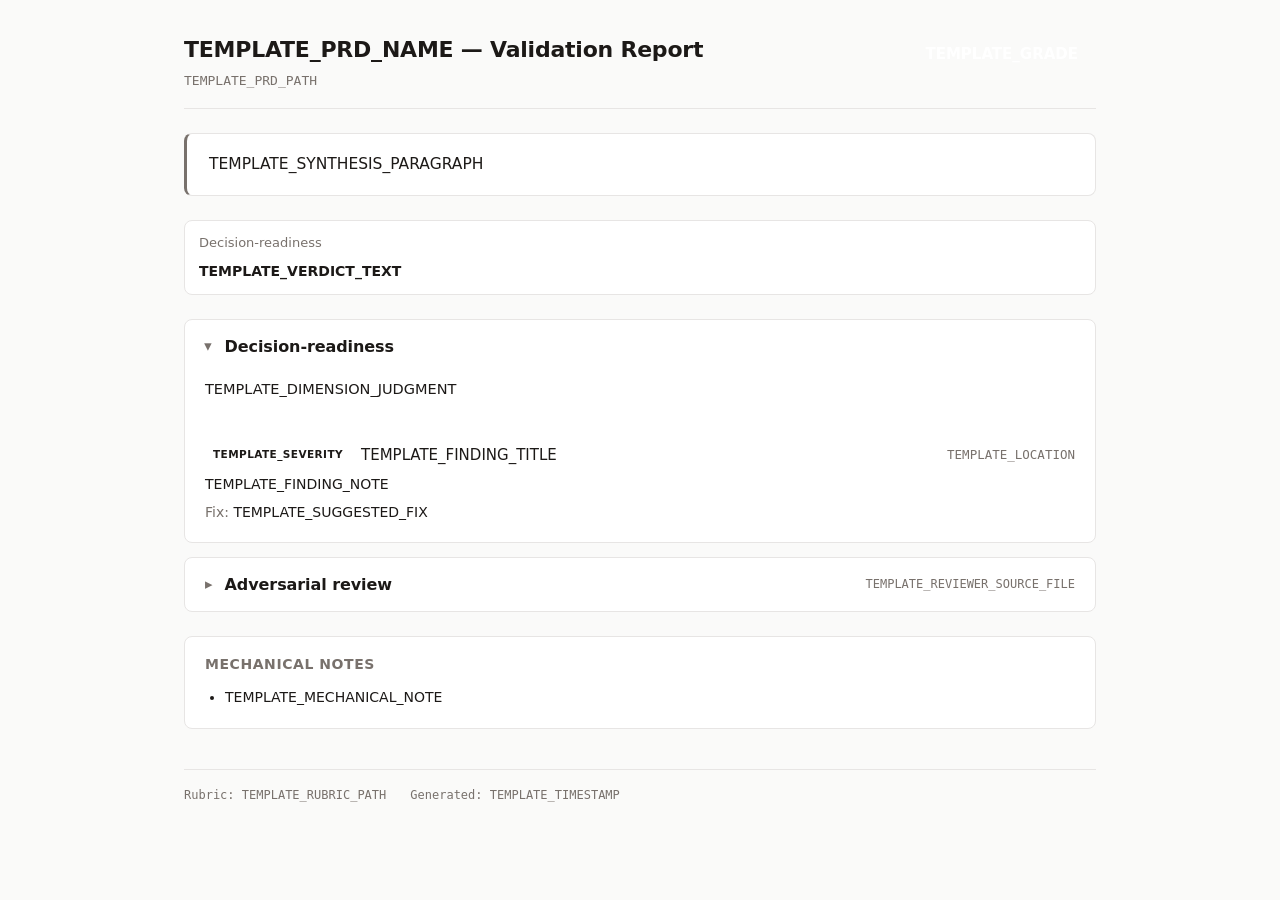
<file: .claude/skills/bmad-prd/assets/validation-report-template.html>
<!DOCTYPE html>
<!--
  PRD Validation Report — skeleton template.

  This file is a starter the synthesis pass fills in directly. There is no
  substitution engine. The LLM:
    1. Reads {doc_workspace}/review-rubric.md and every review-{slug}.md from
       additional reviewers.
    2. Copies this skeleton.
    3. Replaces the placeholder content (everything between TEMPLATE markers)
       with the consolidated review, preserving the structure and CSS.
    4. Writes the result to {doc_workspace}/validation-report.html.
    5. Writes a markdown twin to {doc_workspace}/validation-report.md.

  Visual rules the LLM must preserve:
    - The container width, the color tokens, the typography.
    - One dimension = one collapsible <section class="dimension">.
    - Verdict pill uses the verdict-* class matching its judgment.
    - Severity badge uses the sev-* class matching its level.
    - Each extra reviewer (adversarial, etc.) gets its own collapsible section
      below the rubric dimensions.
    - The footer always shows the artifact paths and timestamp.
-->
<html lang="en">
<head>
<meta charset="utf-8">
<title>PRD Validation: TEMPLATE_PRD_NAME</title>
<style>
  :root {
    --bg: #fafaf9;
    --surface: #ffffff;
    --border: #e7e5e4;
    --text: #1c1917;
    --muted: #78716c;

    --verdict-strong: #16a34a;
    --verdict-adequate: #65a30d;
    --verdict-thin: #d97706;
    --verdict-broken: #dc2626;

    --sev-low: #64748b;
    --sev-medium: #ca8a04;
    --sev-high: #ea580c;
    --sev-critical: #dc2626;

    --grade-exc: #16a34a;
    --grade-good: #65a30d;
    --grade-fair: #d97706;
    --grade-poor: #dc2626;
  }
  * { box-sizing: border-box; }
  html, body { margin: 0; padding: 0; }
  body {
    font-family: -apple-system, BlinkMacSystemFont, "Segoe UI", Inter, system-ui, sans-serif;
    background: var(--bg);
    color: var(--text);
    line-height: 1.6;
    font-size: 15px;
  }
  .container { max-width: 960px; margin: 0 auto; padding: 32px 24px 64px; }

  header.report-header {
    display: flex;
    align-items: flex-start;
    justify-content: space-between;
    gap: 24px;
    padding-bottom: 16px;
    border-bottom: 1px solid var(--border);
    margin-bottom: 24px;
  }
  .title h1 { margin: 0; font-size: 22px; font-weight: 600; letter-spacing: -0.01em; }
  .title .subtitle { color: var(--muted); font-size: 13px; margin-top: 4px; font-family: ui-monospace, "SF Mono", Menlo, monospace; }
  .grade {
    padding: 10px 18px;
    border-radius: 8px;
    font-weight: 600;
    color: white;
    font-size: 15px;
    white-space: nowrap;
  }
  .grade-excellent { background: var(--grade-exc); }
  .grade-good { background: var(--grade-good); }
  .grade-fair { background: var(--grade-fair); }
  .grade-poor { background: var(--grade-poor); }

  .synthesis {
    background: var(--surface);
    border: 1px solid var(--border);
    border-left: 3px solid var(--muted);
    border-radius: 8px;
    padding: 18px 22px;
    margin-bottom: 24px;
    font-size: 15.5px;
  }
  .synthesis p { margin: 0 0 10px; }
  .synthesis p:last-child { margin-bottom: 0; }

  .dimension-summary {
    display: grid;
    grid-template-columns: repeat(auto-fit, minmax(180px, 1fr));
    gap: 10px;
    margin-bottom: 24px;
  }
  .dim-card {
    background: var(--surface);
    border: 1px solid var(--border);
    border-radius: 8px;
    padding: 12px 14px;
  }
  .dim-card .dim-name { font-size: 13px; color: var(--muted); margin-bottom: 6px; }
  .dim-card .dim-verdict { font-size: 14px; font-weight: 600; }

  section.dimension, section.reviewer-section { margin-bottom: 14px; }
  section.dimension details, section.reviewer-section details {
    background: var(--surface);
    border: 1px solid var(--border);
    border-radius: 8px;
    overflow: hidden;
  }
  section summary {
    padding: 14px 20px;
    cursor: pointer;
    user-select: none;
    list-style: none;
    display: flex;
    align-items: center;
    gap: 12px;
  }
  section summary::-webkit-details-marker { display: none; }
  section summary::before {
    content: "▸";
    display: inline-block;
    color: var(--muted);
    transition: transform 0.15s ease;
  }
  section details[open] summary::before { transform: rotate(90deg); }
  section summary h2 {
    display: inline;
    margin: 0;
    font-size: 16px;
    font-weight: 600;
    letter-spacing: -0.005em;
    flex: 1;
  }
  .verdict-pill {
    font-size: 11px;
    padding: 3px 10px;
    border-radius: 999px;
    font-weight: 600;
    text-transform: uppercase;
    letter-spacing: 0.04em;
    color: white;
  }
  .verdict-strong { background: var(--verdict-strong); }
  .verdict-adequate { background: var(--verdict-adequate); }
  .verdict-thin { background: var(--verdict-thin); }
  .verdict-broken { background: var(--verdict-broken); }

  .dim-body { padding: 4px 20px 18px; }
  .dim-judgment { color: var(--text); font-size: 14.5px; }
  .dim-judgment p { margin: 0 0 10px; }

  .findings-list { padding: 0 20px 4px; }
  article.finding {
    padding: 14px 0;
    border-top: 1px solid var(--border);
  }
  article.finding:first-child { border-top: none; }
  article.finding header {
    display: flex;
    align-items: center;
    gap: 10px;
    flex-wrap: wrap;
    margin-bottom: 6px;
  }
  .badge {
    font-size: 10.5px;
    padding: 3px 8px;
    border-radius: 4px;
    font-weight: 600;
    text-transform: uppercase;
    letter-spacing: 0.04em;
    line-height: 1.4;
  }
  .badge-sev-low { background: rgba(100, 116, 139, 0.12); color: var(--sev-low); }
  .badge-sev-medium { background: rgba(202, 138, 4, 0.14); color: var(--sev-medium); }
  .badge-sev-high { background: rgba(234, 88, 12, 0.14); color: var(--sev-high); }
  .badge-sev-critical { background: rgba(220, 38, 38, 0.14); color: var(--sev-critical); }
  .finding-title { margin: 0; font-size: 15px; font-weight: 500; flex: 1; min-width: 200px; }
  .finding-location { font-family: ui-monospace, "SF Mono", Menlo, monospace; font-size: 12.5px; color: var(--muted); }
  .finding-note, .finding-fix { margin-top: 6px; font-size: 14px; }
  .finding-fix strong { color: var(--muted); font-weight: 500; }

  .reviewer-source {
    font-size: 12px;
    color: var(--muted);
    font-family: ui-monospace, "SF Mono", Menlo, monospace;
  }

  .mechanical {
    background: var(--surface);
    border: 1px solid var(--border);
    border-radius: 8px;
    padding: 16px 20px;
    margin-top: 24px;
    font-size: 14px;
  }
  .mechanical h3 { margin: 0 0 10px; font-size: 14px; font-weight: 600; color: var(--muted); text-transform: uppercase; letter-spacing: 0.04em; }
  .mechanical ul { margin: 0; padding-left: 20px; }
  .mechanical li { margin-bottom: 4px; color: var(--text); }

  footer.report-footer {
    margin-top: 40px;
    padding-top: 16px;
    border-top: 1px solid var(--border);
    font-size: 12px;
    color: var(--muted);
    font-family: ui-monospace, "SF Mono", Menlo, monospace;
  }
  footer .meta { display: flex; gap: 24px; flex-wrap: wrap; }
</style>
</head>
<body>
  <div class="container">

    <!-- TEMPLATE: header. Fill prd name, prd path, grade text & class. -->
    <header class="report-header">
      <div class="title">
        <h1>TEMPLATE_PRD_NAME — Validation Report</h1>
        <div class="subtitle">TEMPLATE_PRD_PATH</div>
      </div>
      <div class="grade TEMPLATE_GRADE_CLASS">TEMPLATE_GRADE</div>
    </header>

    <!-- TEMPLATE: overall synthesis paragraphs. Lift directly from
         review-rubric.md "Overall verdict" section; expand if extra reviewers
         materially shift the picture. Wrap each paragraph in <p>. -->
    <div class="synthesis">
      <p>TEMPLATE_SYNTHESIS_PARAGRAPH</p>
    </div>

    <!-- TEMPLATE: dimension summary cards. One per rubric dimension. The
         dim-verdict text uses one of: strong | adequate | thin | broken. -->
    <div class="dimension-summary">
      <div class="dim-card">
        <div class="dim-name">Decision-readiness</div>
        <div class="dim-verdict" style="color: var(--verdict-TEMPLATE_VERDICT)">TEMPLATE_VERDICT_TEXT</div>
      </div>
      <!-- repeat for each of the seven dimensions -->
    </div>

    <!-- TEMPLATE: one section per rubric dimension. Skip a dimension entirely
         if the rubric review marked it n/a for this PRD (e.g. downstream
         usability for a standalone PRD). Open the section by default if
         verdict is thin or broken. -->
    <section class="dimension">
      <details open>
        <summary>
          <h2>Decision-readiness</h2>
          <span class="verdict-pill verdict-TEMPLATE_VERDICT">TEMPLATE_VERDICT_TEXT</span>
        </summary>
        <div class="dim-body">
          <div class="dim-judgment">
            <p>TEMPLATE_DIMENSION_JUDGMENT</p>
          </div>
        </div>
        <div class="findings-list">
          <!-- TEMPLATE: zero or more findings -->
          <article class="finding">
            <header>
              <span class="badge badge-sev-TEMPLATE_SEVERITY">TEMPLATE_SEVERITY</span>
              <h3 class="finding-title">TEMPLATE_FINDING_TITLE</h3>
              <span class="finding-location">TEMPLATE_LOCATION</span>
            </header>
            <div class="finding-note">TEMPLATE_FINDING_NOTE</div>
            <div class="finding-fix"><strong>Fix:</strong> TEMPLATE_SUGGESTED_FIX</div>
          </article>
        </div>
      </details>
    </section>

    <!-- TEMPLATE: one section per extra reviewer that ran (adversarial, etc.).
         Skip this block entirely if only the rubric walker ran. -->
    <section class="reviewer-section">
      <details>
        <summary>
          <h2>Adversarial review</h2>
          <span class="reviewer-source">TEMPLATE_REVIEWER_SOURCE_FILE</span>
        </summary>
        <div class="dim-body">
          <div class="dim-judgment">
            <p>TEMPLATE_REVIEWER_PREAMBLE</p>
          </div>
        </div>
        <div class="findings-list">
          <article class="finding">
            <header>
              <span class="badge badge-sev-TEMPLATE_SEVERITY">TEMPLATE_SEVERITY</span>
              <h3 class="finding-title">TEMPLATE_FINDING_TITLE</h3>
              <span class="finding-location">TEMPLATE_LOCATION</span>
            </header>
            <div class="finding-note">TEMPLATE_FINDING_NOTE</div>
            <div class="finding-fix"><strong>Fix:</strong> TEMPLATE_SUGGESTED_FIX</div>
          </article>
        </div>
      </details>
    </section>

    <!-- TEMPLATE: mechanical notes — short, bulleted. Skip if there are none. -->
    <div class="mechanical">
      <h3>Mechanical notes</h3>
      <ul>
        <li>TEMPLATE_MECHANICAL_NOTE</li>
      </ul>
    </div>

    <footer class="report-footer">
      <div class="meta">
        <span>Rubric: TEMPLATE_RUBRIC_PATH</span>
        <span>Generated: TEMPLATE_TIMESTAMP</span>
      </div>
    </footer>
  </div>
</body>
</html>
</file>
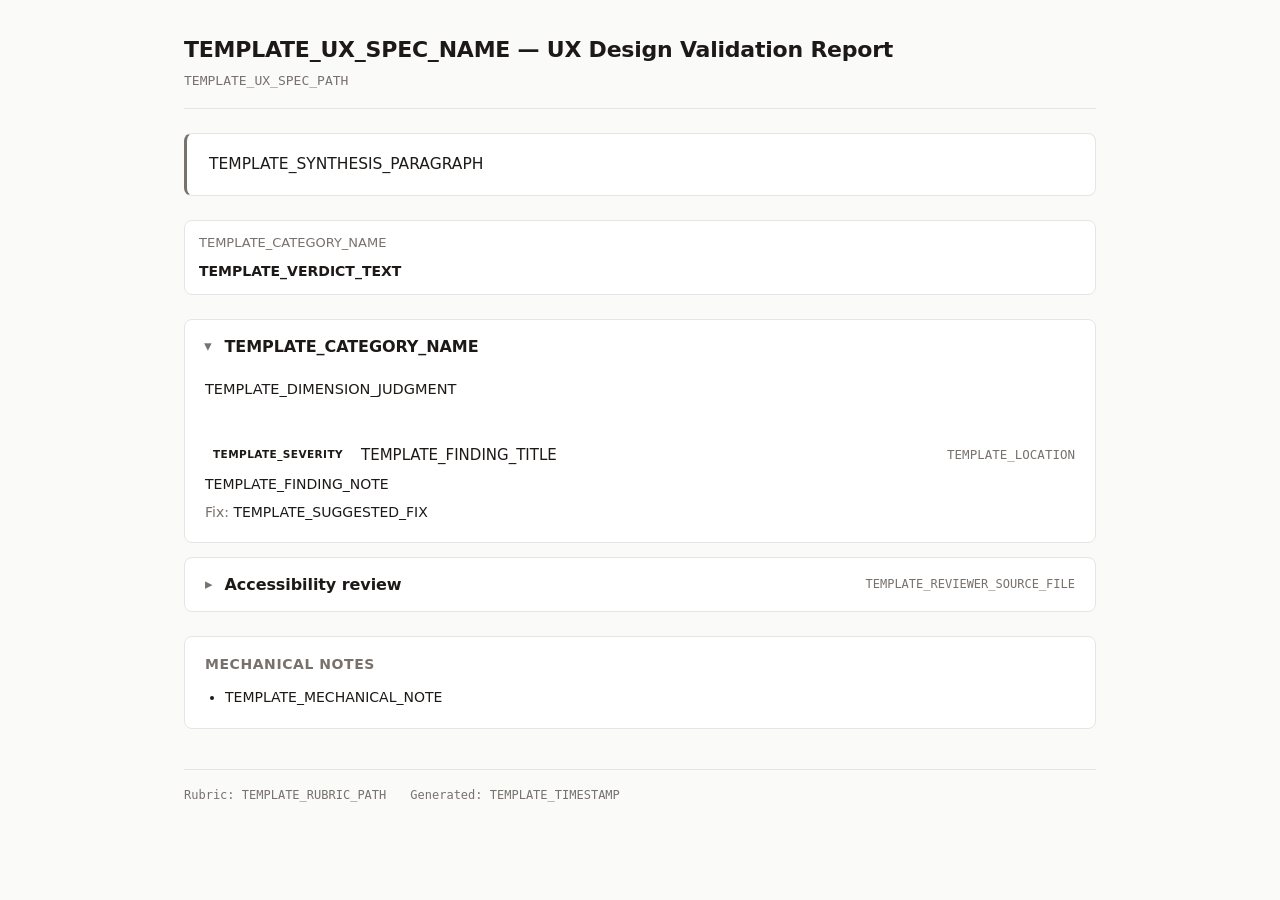
<file: .claude/skills/bmad-ux/assets/validation-report-template.html>
<!DOCTYPE html>
<!--
  UX Design Validation Report — skeleton template.

  This file is a starter the synthesis pass fills in directly. There is no
  substitution engine. The LLM:
    1. Reads {doc_workspace}/review-rubric.md and every review-{slug}.md from
       additional reviewers.
    2. Copies this skeleton.
    3. Replaces the placeholder content (everything between TEMPLATE markers)
       with the consolidated review, preserving the structure and CSS.
    4. Writes the result to {doc_workspace}/validation-report.html.
    5. Writes a markdown twin to {doc_workspace}/validation-report.md.

  Visual rules the LLM must preserve:
    - The container width, the color tokens, the typography.
    - One dimension = one collapsible <section class="dimension">.
    - Verdict pill uses the verdict-* class matching its judgment.
    - Severity badge uses the badge-sev-* class matching its level.
    - Each extra reviewer (accessibility, adversarial, etc.) gets its own
      collapsible section below the rubric dimensions.
    - The footer always shows the artifact paths and timestamp.
-->
<html lang="en">
<head>
<meta charset="utf-8">
<title>UX Design Validation: TEMPLATE_UX_SPEC_NAME</title>
<style>
  :root {
    --bg: #fafaf9;
    --surface: #ffffff;
    --border: #e7e5e4;
    --text: #1c1917;
    --muted: #78716c;

    --verdict-strong: #16a34a;
    --verdict-adequate: #65a30d;
    --verdict-thin: #d97706;
    --verdict-broken: #dc2626;

    --sev-low: #64748b;
    --sev-medium: #ca8a04;
    --sev-high: #ea580c;
    --sev-critical: #dc2626;
  }
  * { box-sizing: border-box; }
  html, body { margin: 0; padding: 0; }
  body {
    font-family: -apple-system, BlinkMacSystemFont, "Segoe UI", Inter, system-ui, sans-serif;
    background: var(--bg);
    color: var(--text);
    line-height: 1.6;
    font-size: 15px;
  }
  .container { max-width: 960px; margin: 0 auto; padding: 32px 24px 64px; }

  header.report-header {
    display: flex;
    align-items: flex-start;
    justify-content: space-between;
    gap: 24px;
    padding-bottom: 16px;
    border-bottom: 1px solid var(--border);
    margin-bottom: 24px;
  }
  .title h1 { margin: 0; font-size: 22px; font-weight: 600; letter-spacing: -0.01em; }
  .title .subtitle { color: var(--muted); font-size: 13px; margin-top: 4px; font-family: ui-monospace, "SF Mono", Menlo, monospace; }

  .synthesis {
    background: var(--surface);
    border: 1px solid var(--border);
    border-left: 3px solid var(--muted);
    border-radius: 8px;
    padding: 18px 22px;
    margin-bottom: 24px;
    font-size: 15.5px;
  }
  .synthesis p { margin: 0 0 10px; }
  .synthesis p:last-child { margin-bottom: 0; }

  .dimension-summary {
    display: grid;
    grid-template-columns: repeat(auto-fit, minmax(180px, 1fr));
    gap: 10px;
    margin-bottom: 24px;
  }
  .dim-card {
    background: var(--surface);
    border: 1px solid var(--border);
    border-radius: 8px;
    padding: 12px 14px;
  }
  .dim-card .dim-name { font-size: 13px; color: var(--muted); margin-bottom: 6px; }
  .dim-card .dim-verdict { font-size: 14px; font-weight: 600; }

  section.dimension, section.reviewer-section { margin-bottom: 14px; }
  section.dimension details, section.reviewer-section details {
    background: var(--surface);
    border: 1px solid var(--border);
    border-radius: 8px;
    overflow: hidden;
  }
  section summary {
    padding: 14px 20px;
    cursor: pointer;
    user-select: none;
    list-style: none;
    display: flex;
    align-items: center;
    gap: 12px;
  }
  section summary::-webkit-details-marker { display: none; }
  section summary::before {
    content: "▸";
    display: inline-block;
    color: var(--muted);
    transition: transform 0.15s ease;
  }
  section details[open] summary::before { transform: rotate(90deg); }
  section summary h2 {
    display: inline;
    margin: 0;
    font-size: 16px;
    font-weight: 600;
    letter-spacing: -0.005em;
    flex: 1;
  }
  .verdict-pill {
    font-size: 11px;
    padding: 3px 10px;
    border-radius: 999px;
    font-weight: 600;
    text-transform: uppercase;
    letter-spacing: 0.04em;
    color: white;
  }
  .verdict-strong { background: var(--verdict-strong); }
  .verdict-adequate { background: var(--verdict-adequate); }
  .verdict-thin { background: var(--verdict-thin); }
  .verdict-broken { background: var(--verdict-broken); }

  .dim-body { padding: 4px 20px 18px; }
  .dim-judgment { color: var(--text); font-size: 14.5px; }
  .dim-judgment p { margin: 0 0 10px; }

  .findings-list { padding: 0 20px 4px; }
  article.finding {
    padding: 14px 0;
    border-top: 1px solid var(--border);
  }
  article.finding:first-child { border-top: none; }
  article.finding header {
    display: flex;
    align-items: center;
    gap: 10px;
    flex-wrap: wrap;
    margin-bottom: 6px;
  }
  .badge {
    font-size: 10.5px;
    padding: 3px 8px;
    border-radius: 4px;
    font-weight: 600;
    text-transform: uppercase;
    letter-spacing: 0.04em;
    line-height: 1.4;
  }
  .badge-sev-low { background: rgba(100, 116, 139, 0.12); color: var(--sev-low); }
  .badge-sev-medium { background: rgba(202, 138, 4, 0.14); color: var(--sev-medium); }
  .badge-sev-high { background: rgba(234, 88, 12, 0.14); color: var(--sev-high); }
  .badge-sev-critical { background: rgba(220, 38, 38, 0.14); color: var(--sev-critical); }
  .finding-title { margin: 0; font-size: 15px; font-weight: 500; flex: 1; min-width: 200px; }
  .finding-location { font-family: ui-monospace, "SF Mono", Menlo, monospace; font-size: 12.5px; color: var(--muted); }
  .finding-note, .finding-fix { margin-top: 6px; font-size: 14px; }
  .finding-fix strong { color: var(--muted); font-weight: 500; }

  .reviewer-source {
    font-size: 12px;
    color: var(--muted);
    font-family: ui-monospace, "SF Mono", Menlo, monospace;
  }

  .mechanical {
    background: var(--surface);
    border: 1px solid var(--border);
    border-radius: 8px;
    padding: 16px 20px;
    margin-top: 24px;
    font-size: 14px;
  }
  .mechanical h3 { margin: 0 0 10px; font-size: 14px; font-weight: 600; color: var(--muted); text-transform: uppercase; letter-spacing: 0.04em; }
  .mechanical ul { margin: 0; padding-left: 20px; }
  .mechanical li { margin-bottom: 4px; color: var(--text); }

  footer.report-footer {
    margin-top: 40px;
    padding-top: 16px;
    border-top: 1px solid var(--border);
    font-size: 12px;
    color: var(--muted);
    font-family: ui-monospace, "SF Mono", Menlo, monospace;
  }
  footer .meta { display: flex; gap: 24px; flex-wrap: wrap; }
</style>
</head>
<body>
  <div class="container">

    <!-- TEMPLATE: header. Fill ux spec name and ux spec path. No overall grade —
         per-category verdicts and severity counts below carry the picture. -->
    <header class="report-header">
      <div class="title">
        <h1>TEMPLATE_UX_SPEC_NAME — UX Design Validation Report</h1>
        <div class="subtitle">TEMPLATE_UX_SPEC_PATH</div>
      </div>
    </header>

    <!-- TEMPLATE: overall synthesis paragraphs. Lift directly from
         review-rubric.md "Overall verdict" section; expand if extra reviewers
         (accessibility, adversarial, etc.) materially shift the picture.
         Wrap each paragraph in <p>. -->
    <div class="synthesis">
      <p>TEMPLATE_SYNTHESIS_PARAGRAPH</p>
    </div>

    <!-- TEMPLATE: dimension summary cards. One per rubric category, in this
         canonical order (from references/validate.md):
           1. Flow coverage
           2. Token completeness
           3. Component coverage
           4. State coverage
           5. Visual reference coverage
           6. Bloat & overspecification
           7. Inheritance discipline
           8. Shape fit
         The dim-verdict text uses one of: strong | adequate | thin | broken. -->
    <div class="dimension-summary">
      <div class="dim-card">
        <div class="dim-name">TEMPLATE_CATEGORY_NAME</div>
        <div class="dim-verdict" style="color: var(--verdict-TEMPLATE_VERDICT)">TEMPLATE_VERDICT_TEXT</div>
      </div>
      <!-- repeat for each of the eight rubric categories -->
    </div>

    <!-- TEMPLATE: one section per rubric category, same canonical order as the
         summary cards above. Skip a category entirely if the rubric review
         marked it n/a for this UX spec. Open the section by default if verdict
         is thin or broken. -->
    <section class="dimension">
      <details open>
        <summary>
          <h2>TEMPLATE_CATEGORY_NAME</h2>
          <span class="verdict-pill verdict-TEMPLATE_VERDICT">TEMPLATE_VERDICT_TEXT</span>
        </summary>
        <div class="dim-body">
          <div class="dim-judgment">
            <p>TEMPLATE_DIMENSION_JUDGMENT</p>
          </div>
        </div>
        <div class="findings-list">
          <!-- TEMPLATE: zero or more findings -->
          <article class="finding">
            <header>
              <span class="badge badge-sev-TEMPLATE_SEVERITY">TEMPLATE_SEVERITY</span>
              <h3 class="finding-title">TEMPLATE_FINDING_TITLE</h3>
              <span class="finding-location">TEMPLATE_LOCATION</span>
            </header>
            <div class="finding-note">TEMPLATE_FINDING_NOTE</div>
            <div class="finding-fix"><strong>Fix:</strong> TEMPLATE_SUGGESTED_FIX</div>
          </article>
        </div>
      </details>
    </section>

    <!-- TEMPLATE: one section per extra reviewer that ran (accessibility,
         adversarial, brand-conformance, etc.). Skip this block entirely if
         only the rubric walker ran. -->
    <section class="reviewer-section">
      <details>
        <summary>
          <h2>Accessibility review</h2>
          <span class="reviewer-source">TEMPLATE_REVIEWER_SOURCE_FILE</span>
        </summary>
        <div class="dim-body">
          <div class="dim-judgment">
            <p>TEMPLATE_REVIEWER_PREAMBLE</p>
          </div>
        </div>
        <div class="findings-list">
          <article class="finding">
            <header>
              <span class="badge badge-sev-TEMPLATE_SEVERITY">TEMPLATE_SEVERITY</span>
              <h3 class="finding-title">TEMPLATE_FINDING_TITLE</h3>
              <span class="finding-location">TEMPLATE_LOCATION</span>
            </header>
            <div class="finding-note">TEMPLATE_FINDING_NOTE</div>
            <div class="finding-fix"><strong>Fix:</strong> TEMPLATE_SUGGESTED_FIX</div>
          </article>
        </div>
      </details>
    </section>

    <!-- TEMPLATE: mechanical notes — short, bulleted. Skip if there are none. -->
    <div class="mechanical">
      <h3>Mechanical notes</h3>
      <ul>
        <li>TEMPLATE_MECHANICAL_NOTE</li>
      </ul>
    </div>

    <footer class="report-footer">
      <div class="meta">
        <span>Rubric: TEMPLATE_RUBRIC_PATH</span>
        <span>Generated: TEMPLATE_TIMESTAMP</span>
      </div>
    </footer>
  </div>
</body>
</html>
</file>
